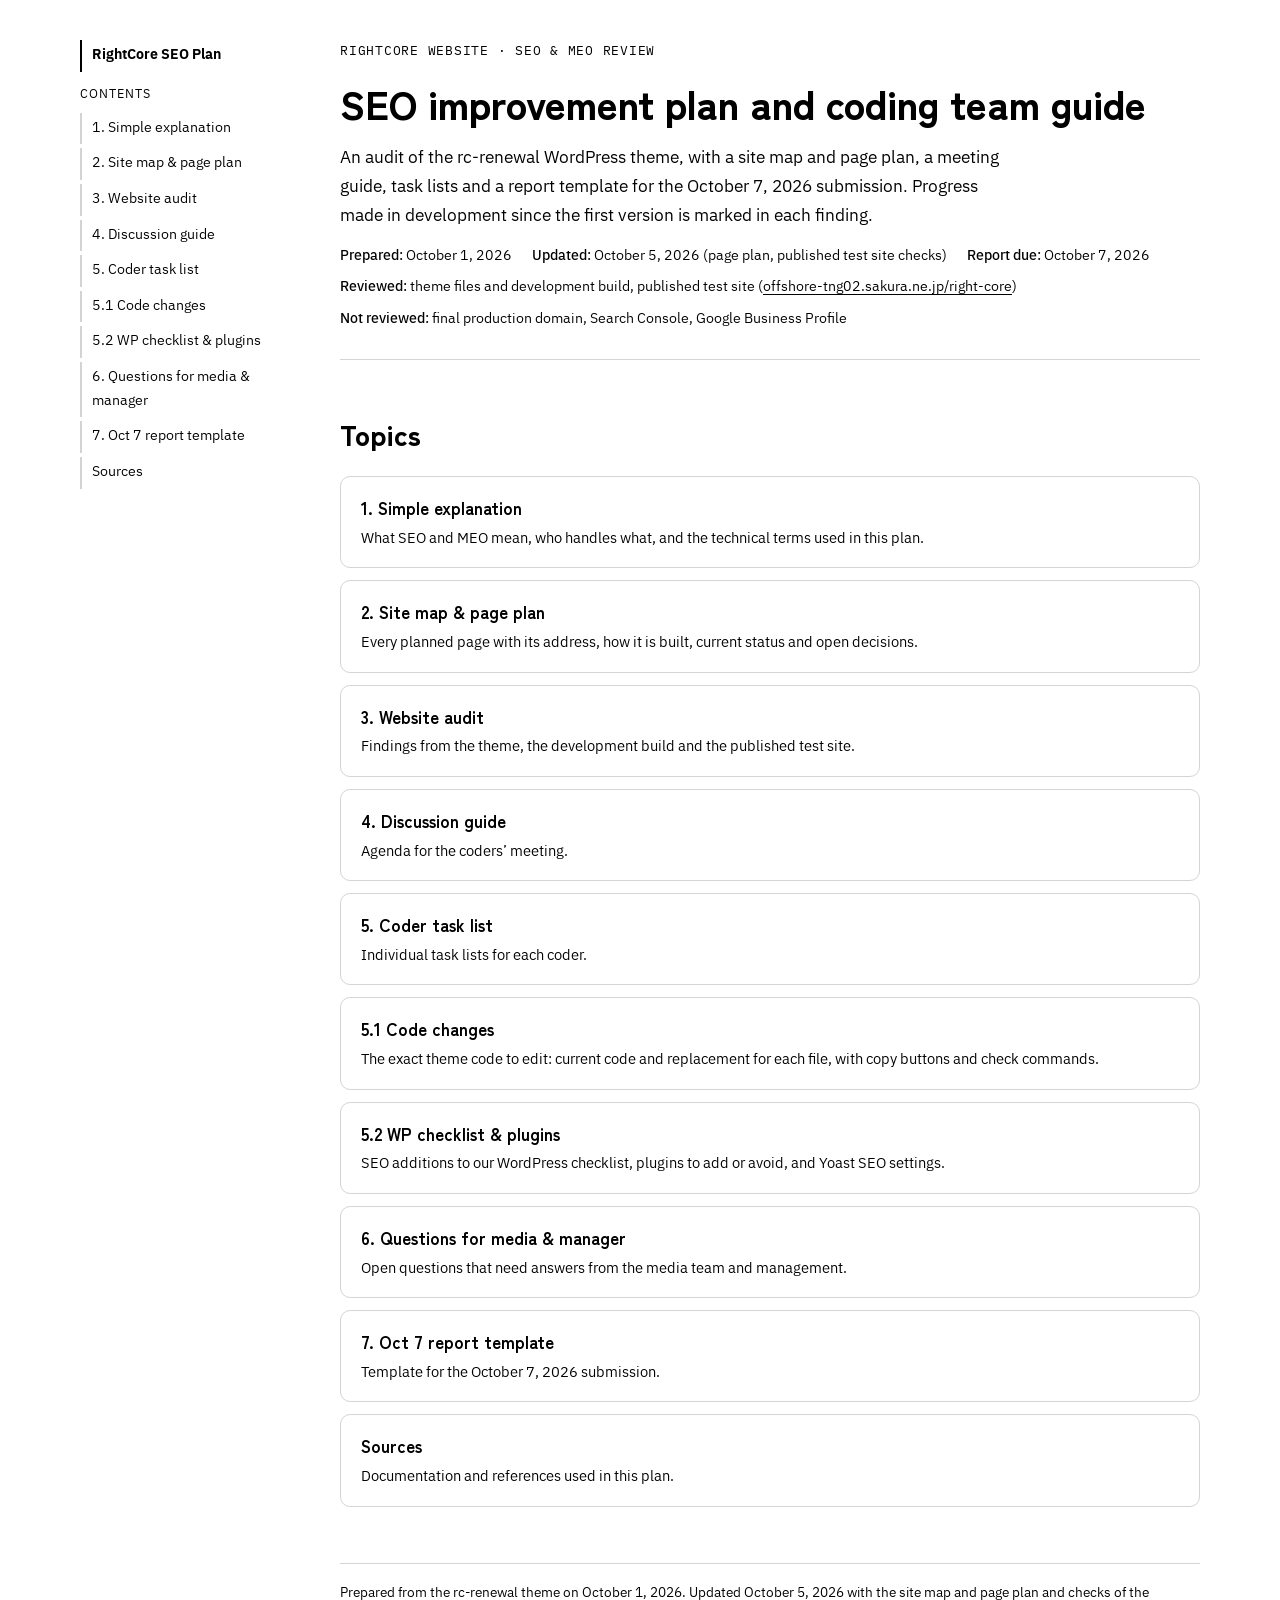
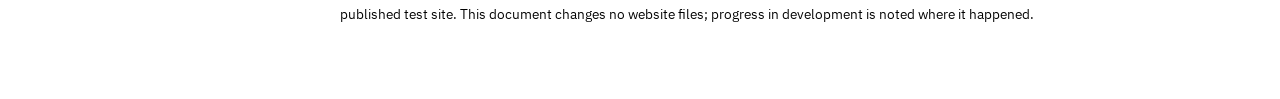
<file: index.html>
<!doctype html>
<html lang="en">

<head>
  <meta charset="utf-8">
  <meta name="viewport" content="width=device-width, initial-scale=1">
  <meta name="color-scheme" content="light">
  <meta name="robots" content="noindex, nofollow">
  <title>RightCore SEO Plan</title>
  <link rel="preconnect" href="https://fonts.googleapis.com">
  <link rel="preconnect" href="https://fonts.gstatic.com" crossorigin>
  <link rel="stylesheet"
    href="https://fonts.googleapis.com/css2?family=IBM+Plex+Mono:wght@400;500&family=IBM+Plex+Sans+JP:wght@400;500;700&family=Zen+Kaku+Gothic+New:wght@700;900&display=swap">
  <link rel="stylesheet" href="styles.css">
</head>

<body>
  <div class="shell">
    <nav class="toc" aria-label="Contents">
      <a class="home" href="index.html" aria-current="page">RightCore SEO Plan</a>
      <p>Contents</p>
      <ol>
        <li><a href="01-simple-explanation.html">1. Simple explanation</a></li>
        <li><a href="02-site-map.html">2. Site map &amp; page plan</a></li>
        <li><a href="03-website-audit.html">3. Website audit</a></li>
        <li><a href="04-discussion-guide.html">4. Discussion guide</a></li>
        <li><a href="05-coder-tasks.html">5. Coder task list</a></li>
        <li><a href="05b-code-changes.html">5.1 Code changes</a></li>
        <li><a href="05c-wp-checklist.html">5.2 WP checklist &amp; plugins</a></li>
        <li><a href="06-questions.html">6. Questions for media &amp; manager</a></li>
        <li><a href="07-report-template.html">7. Oct 7 report template</a></li>
        <li><a href="09-sources.html">Sources</a></li>
      </ol>
    </nav>

    <main>
      <header class="doc">
        <p class="eyebrow">RIGHTCORE WEBSITE · SEO &amp; MEO REVIEW</p>
        <h1>SEO improvement plan and coding team guide</h1>
        <p class="lede">An audit of the rc-renewal WordPress theme, with a site map and page plan, a meeting guide, task
          lists and a report template for the October 7, 2026 submission. Progress made in development since the first
          version is marked in each finding.</p>
        <div class="meta">
          <span><b>Prepared:</b> October 1, 2026</span>
          <span><b>Updated:</b> October 5, 2026 (page plan, published test site checks)</span>
          <span><b>Report due:</b> October 7, 2026</span>
          <span><b>Reviewed:</b> theme files and development build, published test site (<a
              href="https://offshore-tng02.sakura.ne.jp/right-core/">offshore-tng02.sakura.ne.jp/right-core</a>)</span>
          <span><b>Not reviewed:</b> final production domain, Search Console, Google Business Profile</span>
        </div>
      </header>

      <section>
        <h2>Topics</h2>
        <ol class="topics">
          <li><a href="01-simple-explanation.html"><b>1. Simple explanation</b><span>What SEO and MEO mean, who handles
                what, and the technical terms used in this plan.</span></a></li>
          <li><a href="02-site-map.html"><b>2. Site map &amp; page plan</b><span>Every planned page with its address,
                how it is built, current status and open decisions.</span></a></li>
          <li><a href="03-website-audit.html"><b>3. Website audit</b><span>Findings from the theme, the development
                build and the published test site.</span></a></li>
          <li><a href="04-discussion-guide.html"><b>4. Discussion guide</b><span>Agenda for the coders’
                meeting.</span></a></li>
          <li><a href="05-coder-tasks.html"><b>5. Coder task list</b><span>Individual task lists for each
                coder.</span></a></li>
          <li><a href="05b-code-changes.html"><b>5.1 Code changes</b><span>The exact theme code to edit: current code
                and replacement for each file, with copy buttons and check commands.</span></a></li>
          <li><a href="05c-wp-checklist.html"><b>5.2 WP checklist &amp; plugins</b><span>SEO additions to our WordPress
                checklist, plugins to add or avoid, and Yoast SEO settings.</span></a></li>
          <li><a href="06-questions.html"><b>6. Questions for media &amp; manager</b><span>Open questions that need
                answers from the media team and management.</span></a></li>
          <li><a href="07-report-template.html"><b>7. Oct 7 report template</b><span>Template for the October 7, 2026
                submission.</span></a></li>
          <li><a href="09-sources.html"><b>Sources</b><span>Documentation and references used in this plan.</span></a>
          </li>
        </ol>
      </section>

      <footer class="doc">Prepared from the rc-renewal theme on October 1, 2026. Updated October 5, 2026 with the site
        map and page plan and checks of the published test site. This document changes no website files; progress in
        development is noted where it happened.</footer>
    </main>
  </div>

</body>

</html>
</file>
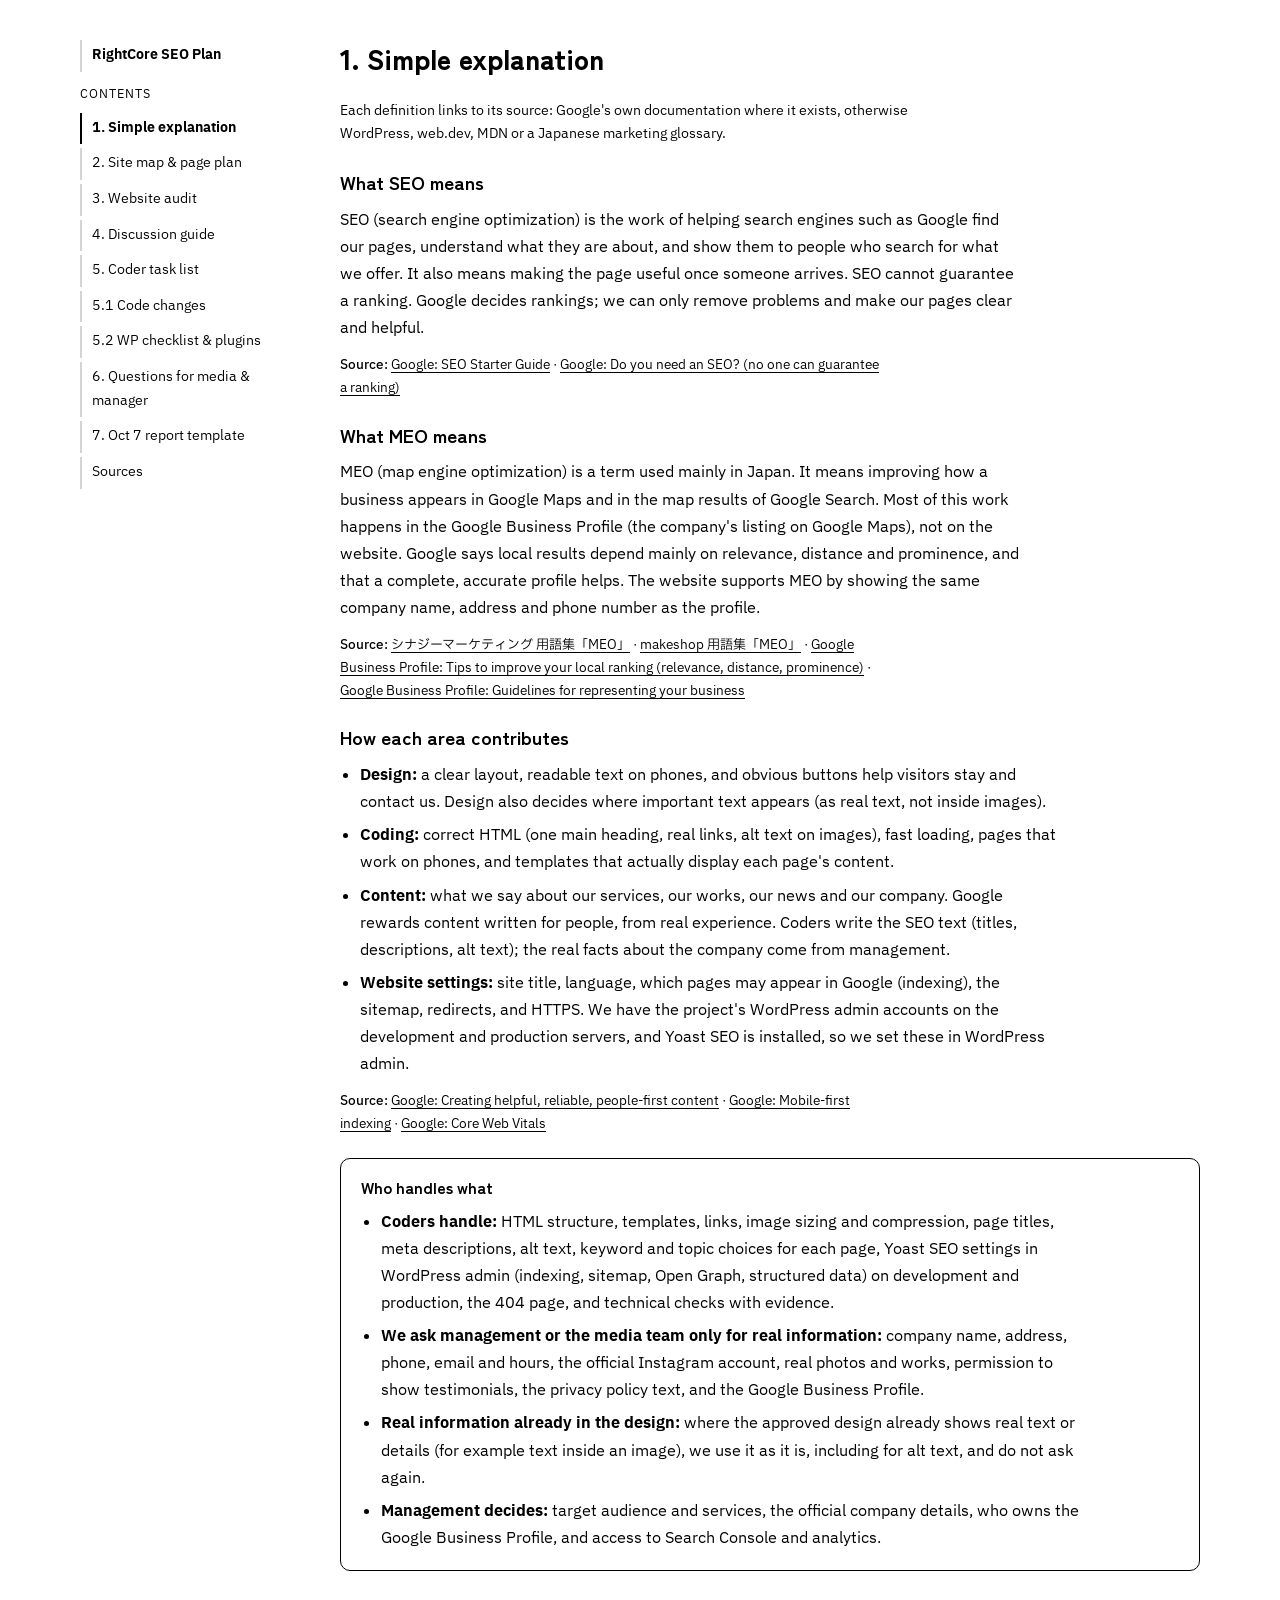
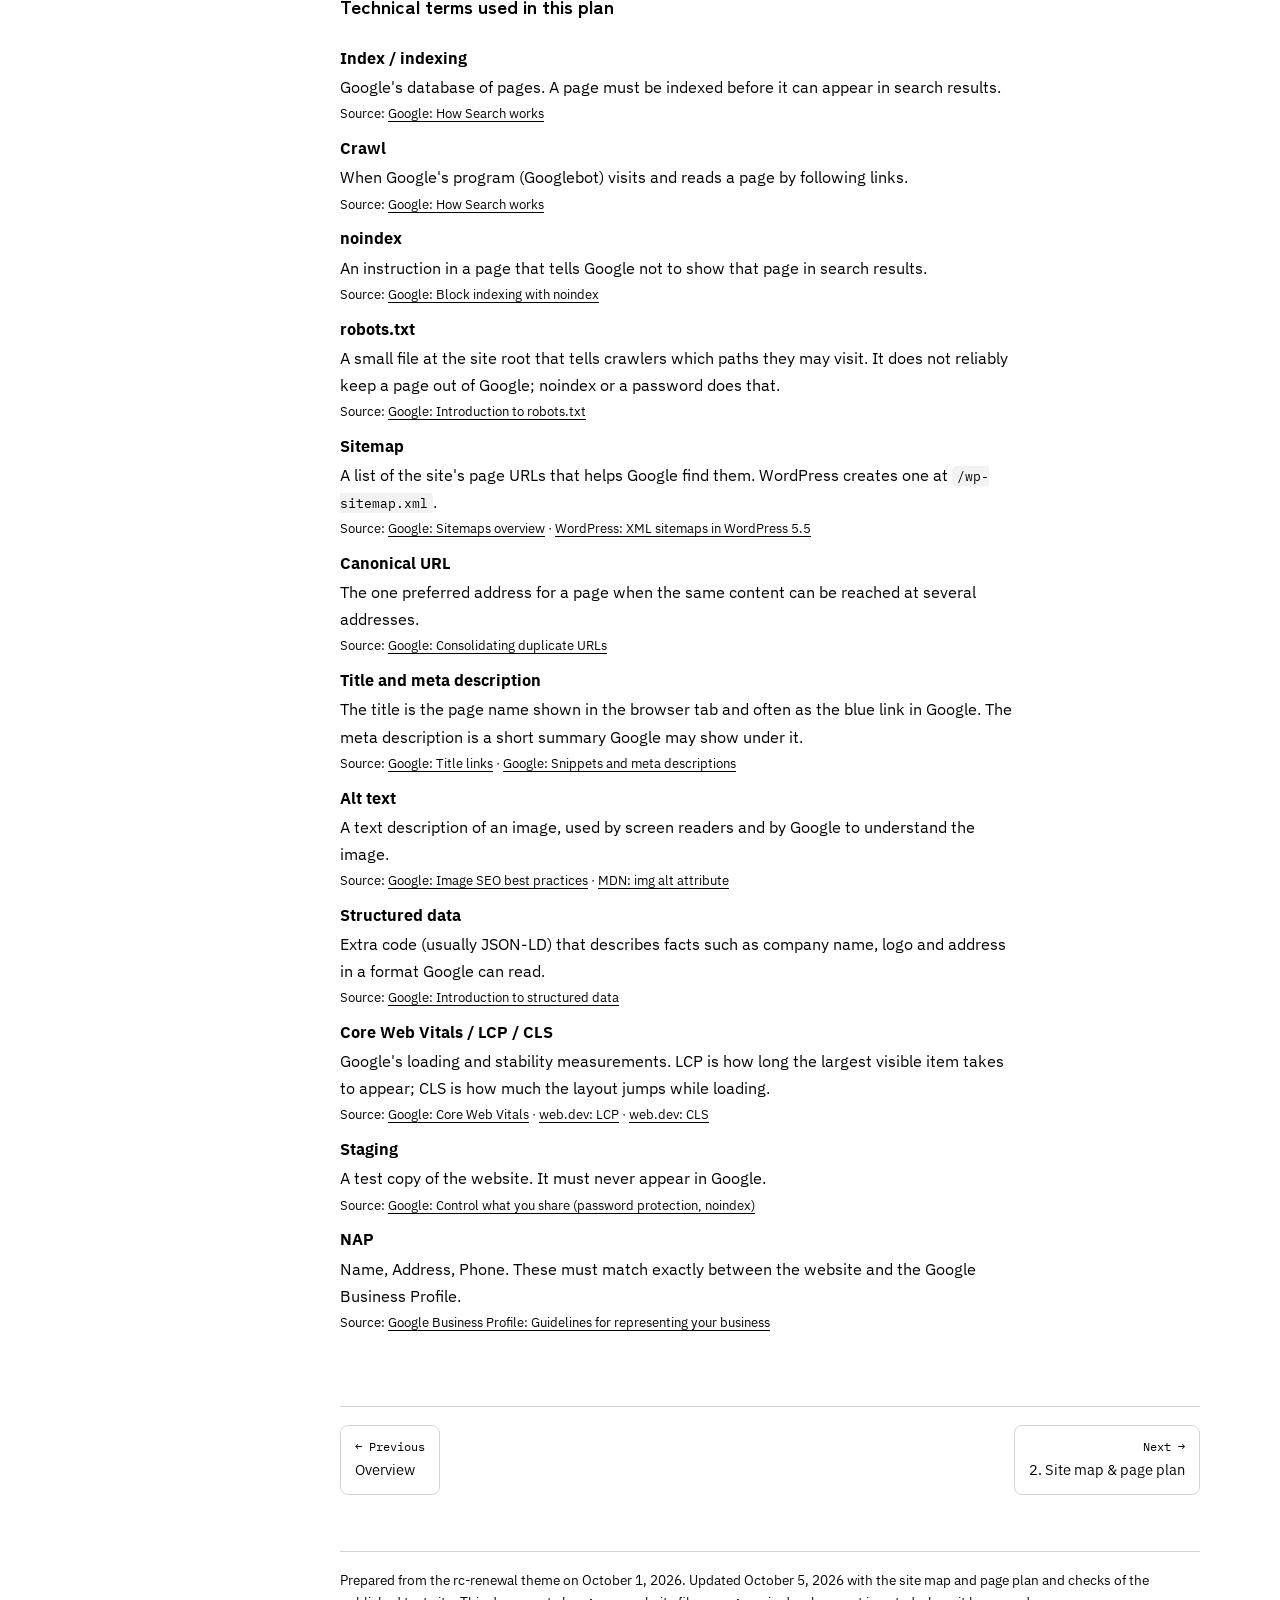
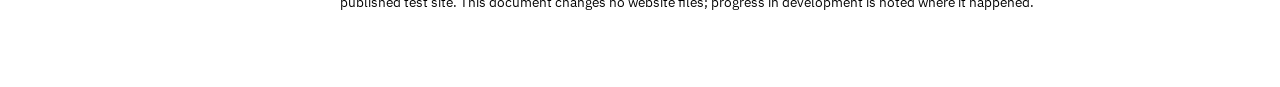
<file: 01-simple-explanation.html>
<!doctype html>
<html lang="en">

<head>
  <meta charset="utf-8">
  <meta name="viewport" content="width=device-width, initial-scale=1">
  <meta name="color-scheme" content="light">
  <meta name="robots" content="noindex, nofollow">
  <title>Simple explanation · RightCore SEO Plan</title>
  <link rel="preconnect" href="https://fonts.googleapis.com">
  <link rel="preconnect" href="https://fonts.gstatic.com" crossorigin>
  <link rel="stylesheet"
    href="https://fonts.googleapis.com/css2?family=IBM+Plex+Mono:wght@400;500&family=IBM+Plex+Sans+JP:wght@400;500;700&family=Zen+Kaku+Gothic+New:wght@700;900&display=swap">
  <link rel="stylesheet" href="styles.css">
</head>

<body>
  <div class="shell">
    <nav class="toc" aria-label="Contents">
      <a class="home" href="index.html">RightCore SEO Plan</a>
      <p>Contents</p>
      <ol>
        <li><a href="01-simple-explanation.html" aria-current="page">1. Simple explanation</a></li>
        <li><a href="02-site-map.html">2. Site map &amp; page plan</a></li>
        <li><a href="03-website-audit.html">3. Website audit</a></li>
        <li><a href="04-discussion-guide.html">4. Discussion guide</a></li>
        <li><a href="05-coder-tasks.html">5. Coder task list</a></li>
        <li><a href="05b-code-changes.html">5.1 Code changes</a></li>
        <li><a href="05c-wp-checklist.html">5.2 WP checklist &amp; plugins</a></li>
        <li><a href="06-questions.html">6. Questions for media &amp; manager</a></li>
        <li><a href="07-report-template.html">7. Oct 7 report template</a></li>
        <li><a href="09-sources.html">Sources</a></li>
      </ol>
    </nav>

    <main>
      <section id="explain">
        <h2>1. Simple explanation</h2>
        <p class="small">Each definition links to its source: Google's own documentation where it exists, otherwise
          WordPress, web.dev, MDN or a Japanese marketing glossary.</p>

        <div class="block">
          <h3>What SEO means</h3>
          <p>SEO (search engine optimization) is the work of helping search engines such as Google find our pages,
            understand what they are about, and show them to people who search for what we offer. It also means making
            the page useful once someone arrives. SEO cannot guarantee a ranking. Google decides rankings; we can only
            remove problems and make our pages clear and helpful.</p>
          <p class="ref"><span>Source:</span> <a
              href="https://developers.google.com/search/docs/fundamentals/seo-starter-guide">Google: SEO Starter
              Guide</a> · <a href="https://developers.google.com/search/docs/fundamentals/do-i-need-seo">Google: Do you
              need an SEO? (no one can guarantee a ranking)</a></p>
        </div>

        <div class="block">
          <h3>What MEO means</h3>
          <p>MEO (map engine optimization) is a term used mainly in Japan. It means improving how a business appears in
            Google Maps and in the map results of Google Search. Most of this work happens in the Google Business
            Profile (the company's listing on Google Maps), not on the website. Google says local results depend mainly
            on relevance, distance and prominence, and that a complete, accurate profile helps. The website supports MEO
            by showing the same company name, address and phone number as the profile.</p>
          <p class="ref"><span>Source:</span> <a href="https://www.synergy-marketing.co.jp/glossary/meo/">シナジーマーケティング
              用語集「MEO」</a> · <a href="https://www.makeshop.jp/main/knowhow/term/meo.html">makeshop 用語集「MEO」</a> · <a
              href="https://support.google.com/business/answer/7091">Google Business Profile: Tips to improve your local
              ranking (relevance, distance, prominence)</a> · <a
              href="https://support.google.com/business/answer/3038177">Google Business Profile: Guidelines for
              representing your business</a></p>
        </div>

        <div class="block">
          <h3>How each area contributes</h3>
          <ul>
            <li><strong>Design:</strong> a clear layout, readable text on phones, and obvious buttons help visitors stay
              and contact us. Design also decides where important text appears (as real text, not inside images).</li>
            <li><strong>Coding:</strong> correct HTML (one main heading, real links, alt text on images), fast loading,
              pages that work on phones, and templates that actually display each page's content.</li>
            <li><strong>Content:</strong> what we say about our services, our works, our news and our company. Google
              rewards content written for people, from real experience. Coders write the SEO text (titles, descriptions, alt
              text); the real facts about the company come from management.
            </li>
            <li><strong>Website settings:</strong> site title, language, which pages may appear in Google (indexing),
              the sitemap, redirects, and HTTPS. We have the project's WordPress admin accounts on the development and
              production servers, and Yoast SEO is installed, so we set these in WordPress admin.</li>
          </ul>
          <p class="ref"><span>Source:</span> <a
              href="https://developers.google.com/search/docs/fundamentals/creating-helpful-content">Google: Creating
              helpful, reliable, people-first content</a> · <a
              href="https://developers.google.com/search/docs/crawling-indexing/mobile/mobile-sites-mobile-first-indexing">Google:
              Mobile-first indexing</a> · <a
              href="https://developers.google.com/search/docs/appearance/core-web-vitals">Google: Core Web Vitals</a>
          </p>
        </div>

        <div class="note key">
          <h4>Who handles what</h4>
          <ul>
            <li><strong>Coders handle:</strong> HTML structure, templates, links, image sizing and compression, page
              titles, meta descriptions, alt text, keyword and topic choices for each page, Yoast SEO settings in
              WordPress admin (indexing, sitemap, Open Graph, structured data) on development and production, the 404
              page, and technical checks with evidence.</li>
            <li><strong>We ask management or the media team only for real information:</strong> company name,
              address, phone, email and hours, the official Instagram account, real photos and works, permission to
              show testimonials, the privacy policy text, and the Google Business Profile.</li>
            <li><strong>Real information already in the design:</strong> where the approved design already shows real
              text or details (for example text inside an image), we use it as it is, including for alt text, and do
              not ask again.</li>
            <li><strong>Management decides:</strong> target audience and services, the official company details, who
              owns the Google Business Profile, and access to Search Console and analytics.</li>
          </ul>
        </div>

        <div class="block">
          <h3>Technical terms used in this plan</h3>
          <dl class="terms">
            <div>
              <dt>Index / indexing</dt>
              <dd>Google's database of pages. A page must be indexed before it can appear in search results. <span
                  class="ref-inline">Source: <a
                    href="https://developers.google.com/search/docs/fundamentals/how-search-works">Google: How Search
                    works</a></span></dd>
            </div>
            <div>
              <dt>Crawl</dt>
              <dd>When Google's program (Googlebot) visits and reads a page by following links. <span
                  class="ref-inline">Source: <a
                    href="https://developers.google.com/search/docs/fundamentals/how-search-works">Google: How Search
                    works</a></span></dd>
            </div>
            <div>
              <dt>noindex</dt>
              <dd>An instruction in a page that tells Google not to show that page in search results. <span
                  class="ref-inline">Source: <a
                    href="https://developers.google.com/search/docs/crawling-indexing/block-indexing">Google: Block
                    indexing with noindex</a></span></dd>
            </div>
            <div>
              <dt>robots.txt</dt>
              <dd>A small file at the site root that tells crawlers which paths they may visit. It does not reliably
                keep a page out of Google; noindex or a password does that. <span class="ref-inline">Source: <a
                    href="https://developers.google.com/search/docs/crawling-indexing/robots/intro">Google: Introduction
                    to robots.txt</a></span></dd>
            </div>
            <div>
              <dt>Sitemap</dt>
              <dd>A list of the site's page URLs that helps Google find them. WordPress creates one at
                <code>/wp-sitemap.xml</code>. <span class="ref-inline">Source: <a
                    href="https://developers.google.com/search/docs/crawling-indexing/sitemaps/overview">Google:
                    Sitemaps overview</a> · <a
                    href="https://make.wordpress.org/core/2020/07/22/new-xml-sitemaps-functionality-in-wordpress-5-5/">WordPress:
                    XML sitemaps in WordPress 5.5</a></span></dd>
            </div>
            <div>
              <dt>Canonical URL</dt>
              <dd>The one preferred address for a page when the same content can be reached at several addresses. <span
                  class="ref-inline">Source: <a
                    href="https://developers.google.com/search/docs/crawling-indexing/consolidate-duplicate-urls">Google:
                    Consolidating duplicate URLs</a></span></dd>
            </div>
            <div>
              <dt>Title and meta description</dt>
              <dd>The title is the page name shown in the browser tab and often as the blue link in Google. The meta
                description is a short summary Google may show under it. <span class="ref-inline">Source: <a
                    href="https://developers.google.com/search/docs/appearance/title-link">Google: Title links</a> · <a
                    href="https://developers.google.com/search/docs/appearance/snippet">Google: Snippets and meta
                    descriptions</a></span></dd>
            </div>
            <div>
              <dt>Alt text</dt>
              <dd>A text description of an image, used by screen readers and by Google to understand the image. <span
                  class="ref-inline">Source: <a
                    href="https://developers.google.com/search/docs/appearance/google-images">Google: Image SEO best
                    practices</a> · <a href="https://developer.mozilla.org/en-US/docs/Web/HTML/Element/img#alt">MDN: img
                    alt attribute</a></span></dd>
            </div>
            <div>
              <dt>Structured data</dt>
              <dd>Extra code (usually JSON-LD) that describes facts such as company name, logo and address in a format
                Google can read. <span class="ref-inline">Source: <a
                    href="https://developers.google.com/search/docs/appearance/structured-data/intro-structured-data">Google:
                    Introduction to structured data</a></span></dd>
            </div>
            <div>
              <dt>Core Web Vitals / LCP / CLS</dt>
              <dd>Google's loading and stability measurements. LCP is how long the largest visible item takes to appear;
                CLS is how much the layout jumps while loading. <span class="ref-inline">Source: <a
                    href="https://developers.google.com/search/docs/appearance/core-web-vitals">Google: Core Web
                    Vitals</a> · <a href="https://web.dev/articles/lcp">web.dev: LCP</a> · <a
                    href="https://web.dev/articles/cls">web.dev: CLS</a></span></dd>
            </div>
            <div>
              <dt>Staging</dt>
              <dd>A test copy of the website. It must never appear in Google. <span class="ref-inline">Source: <a
                    href="https://developers.google.com/search/docs/crawling-indexing/control-what-you-share">Google:
                    Control what you share (password protection, noindex)</a></span></dd>
            </div>
            <div>
              <dt>NAP</dt>
              <dd>Name, Address, Phone. These must match exactly between the website and the Google Business Profile.
                <span class="ref-inline">Source: <a href="https://support.google.com/business/answer/3038177">Google
                    Business Profile: Guidelines for representing your business</a></span></dd>
            </div>
          </dl>
        </div>
      </section>

      <nav class="pager" aria-label="Previous and next">
        <a class="prev" href="index.html"><span class="dir">← Previous</span>Overview</a>
        <a class="next" href="02-site-map.html"><span class="dir">Next →</span>2. Site map &amp; page plan</a>
      </nav>

      <footer class="doc">Prepared from the rc-renewal theme on October 1, 2026. Updated October 5, 2026 with the site
        map and page plan and checks of the published test site. This document changes no website files; progress in
        development is noted where it happened.</footer>
    </main>
  </div>

</body>

</html>
</file>
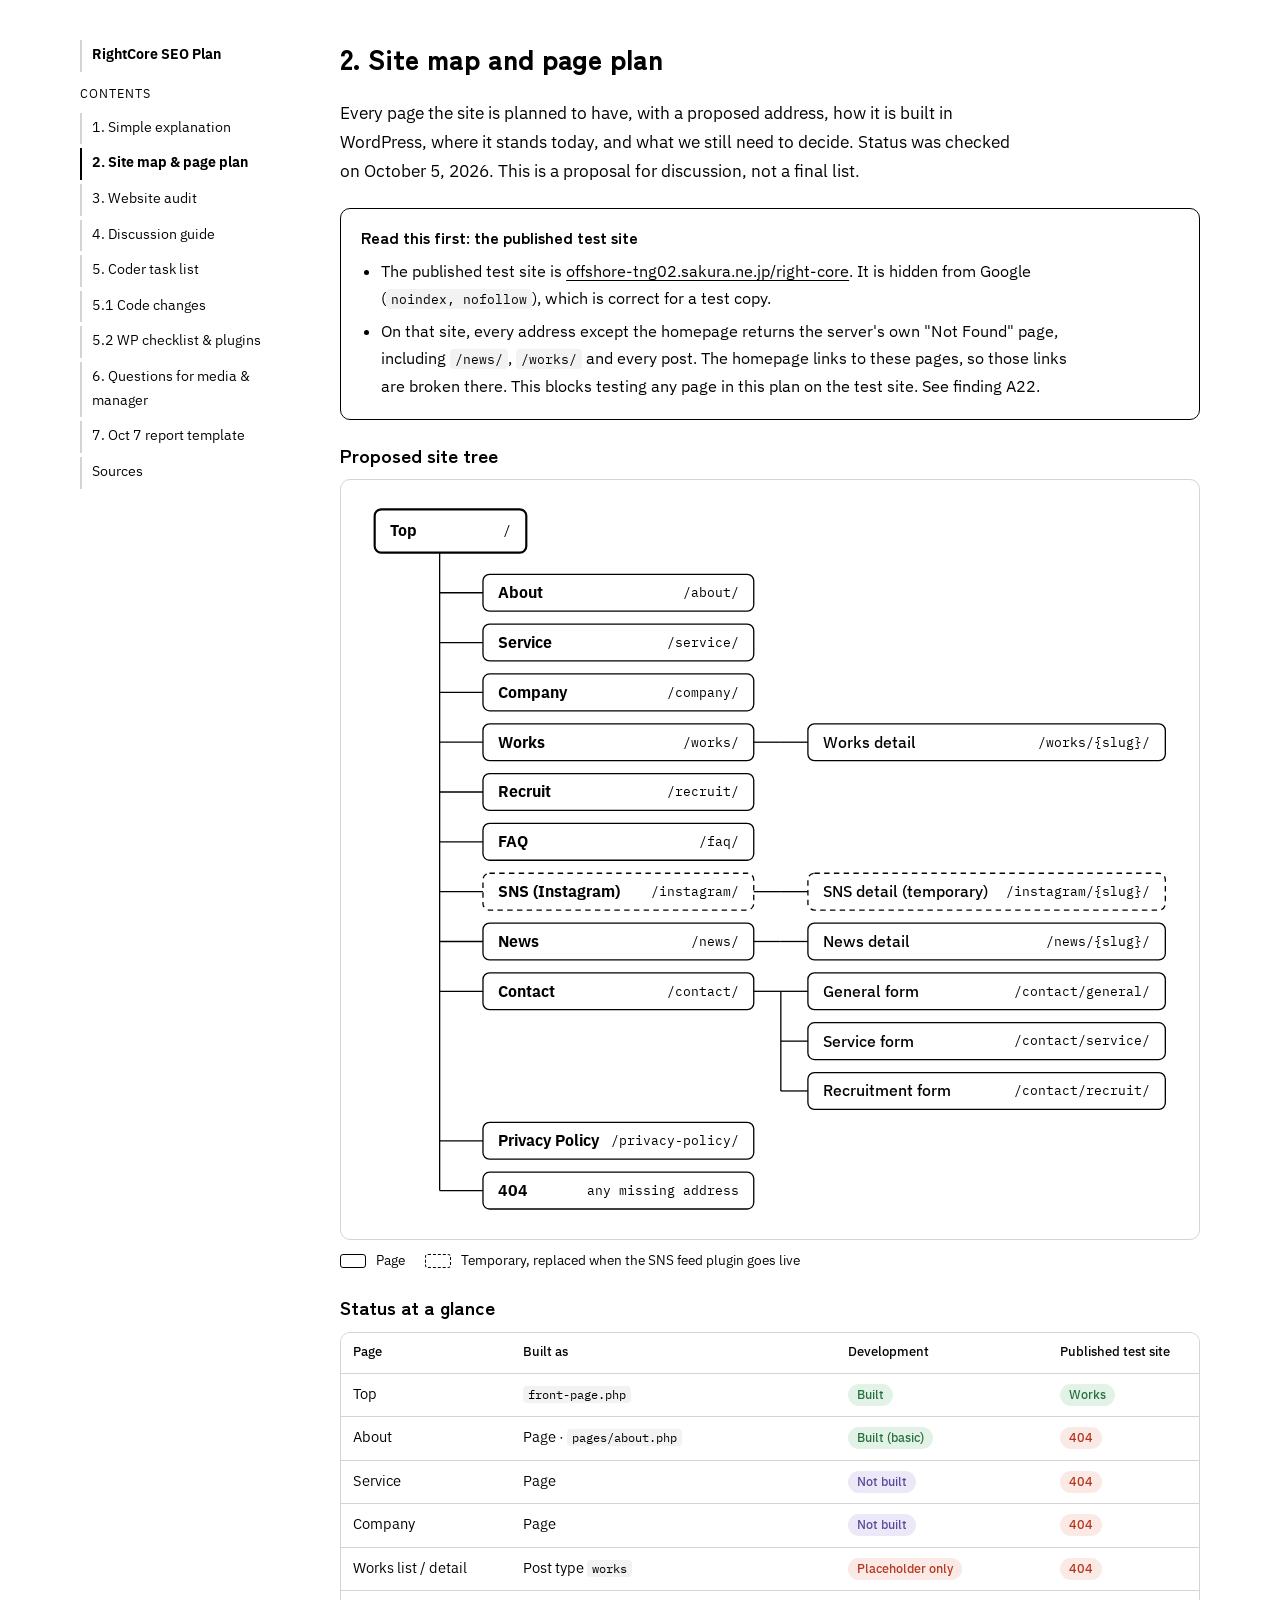
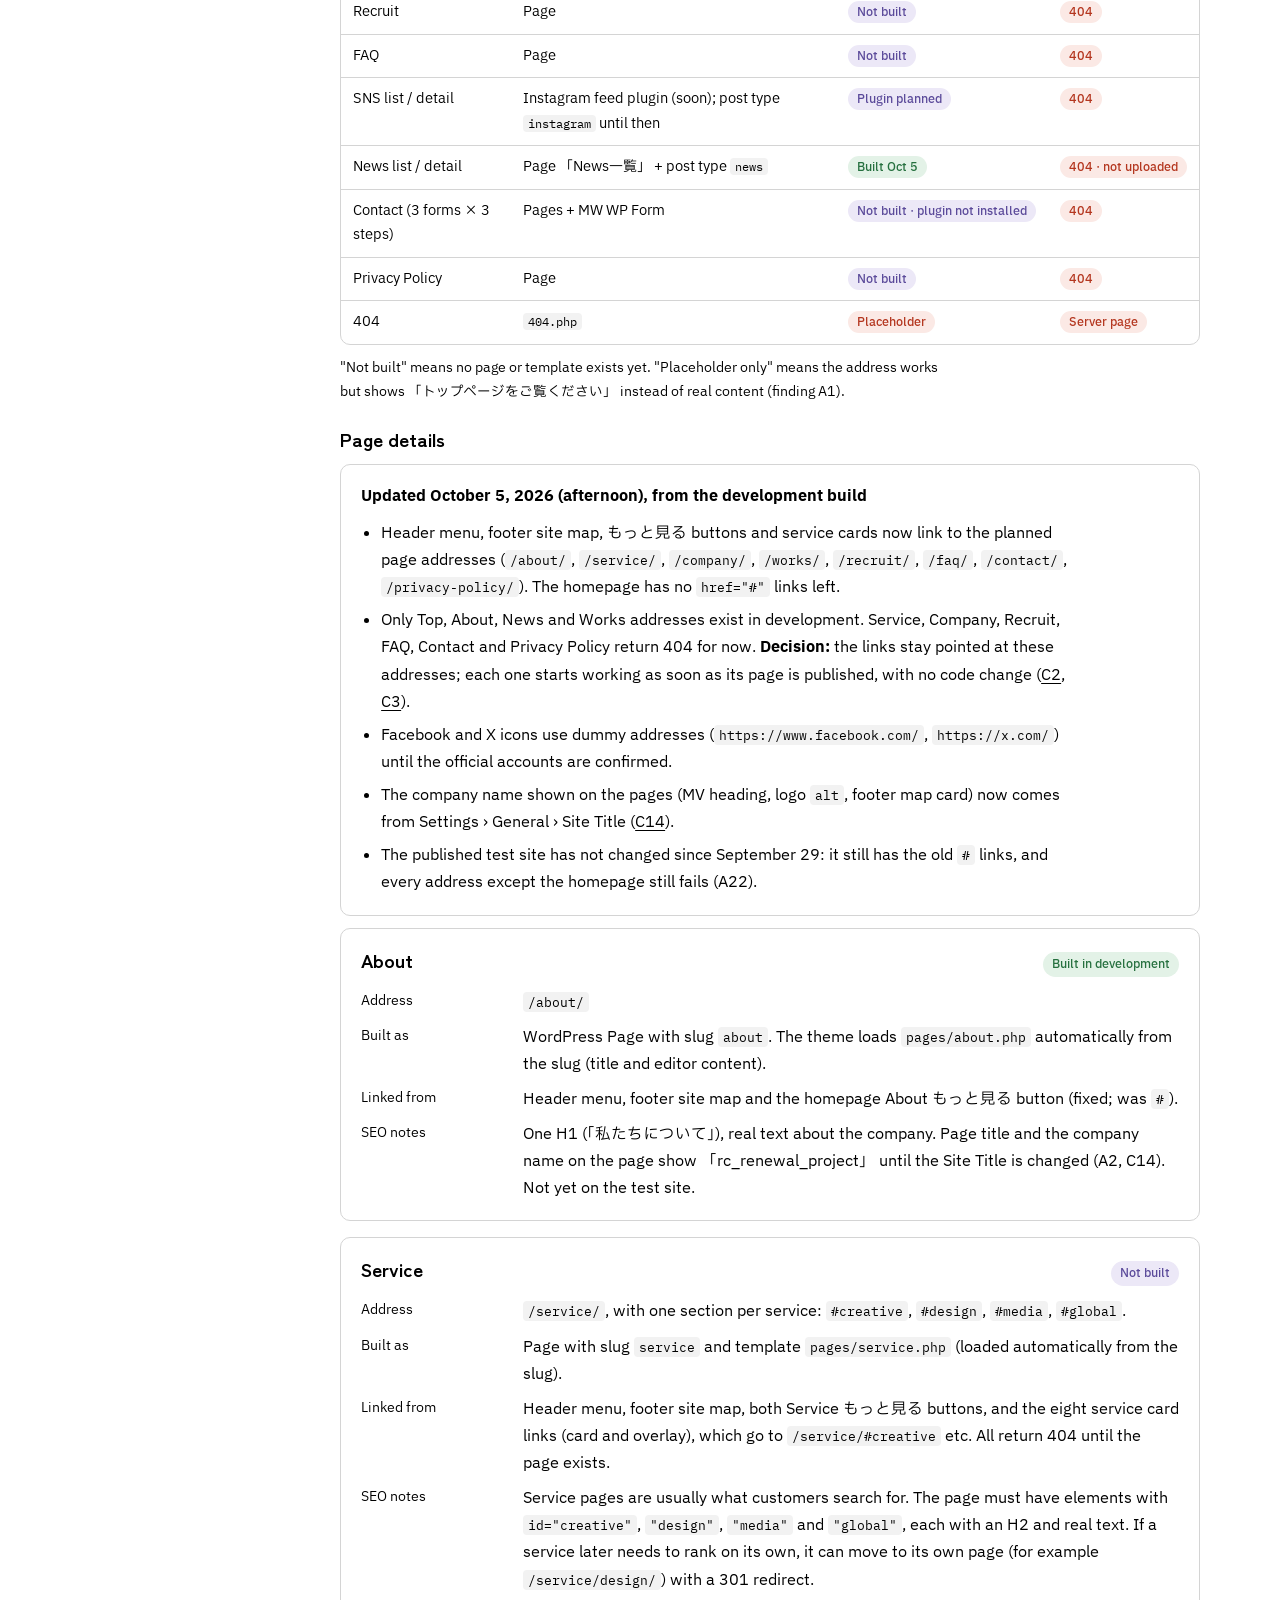
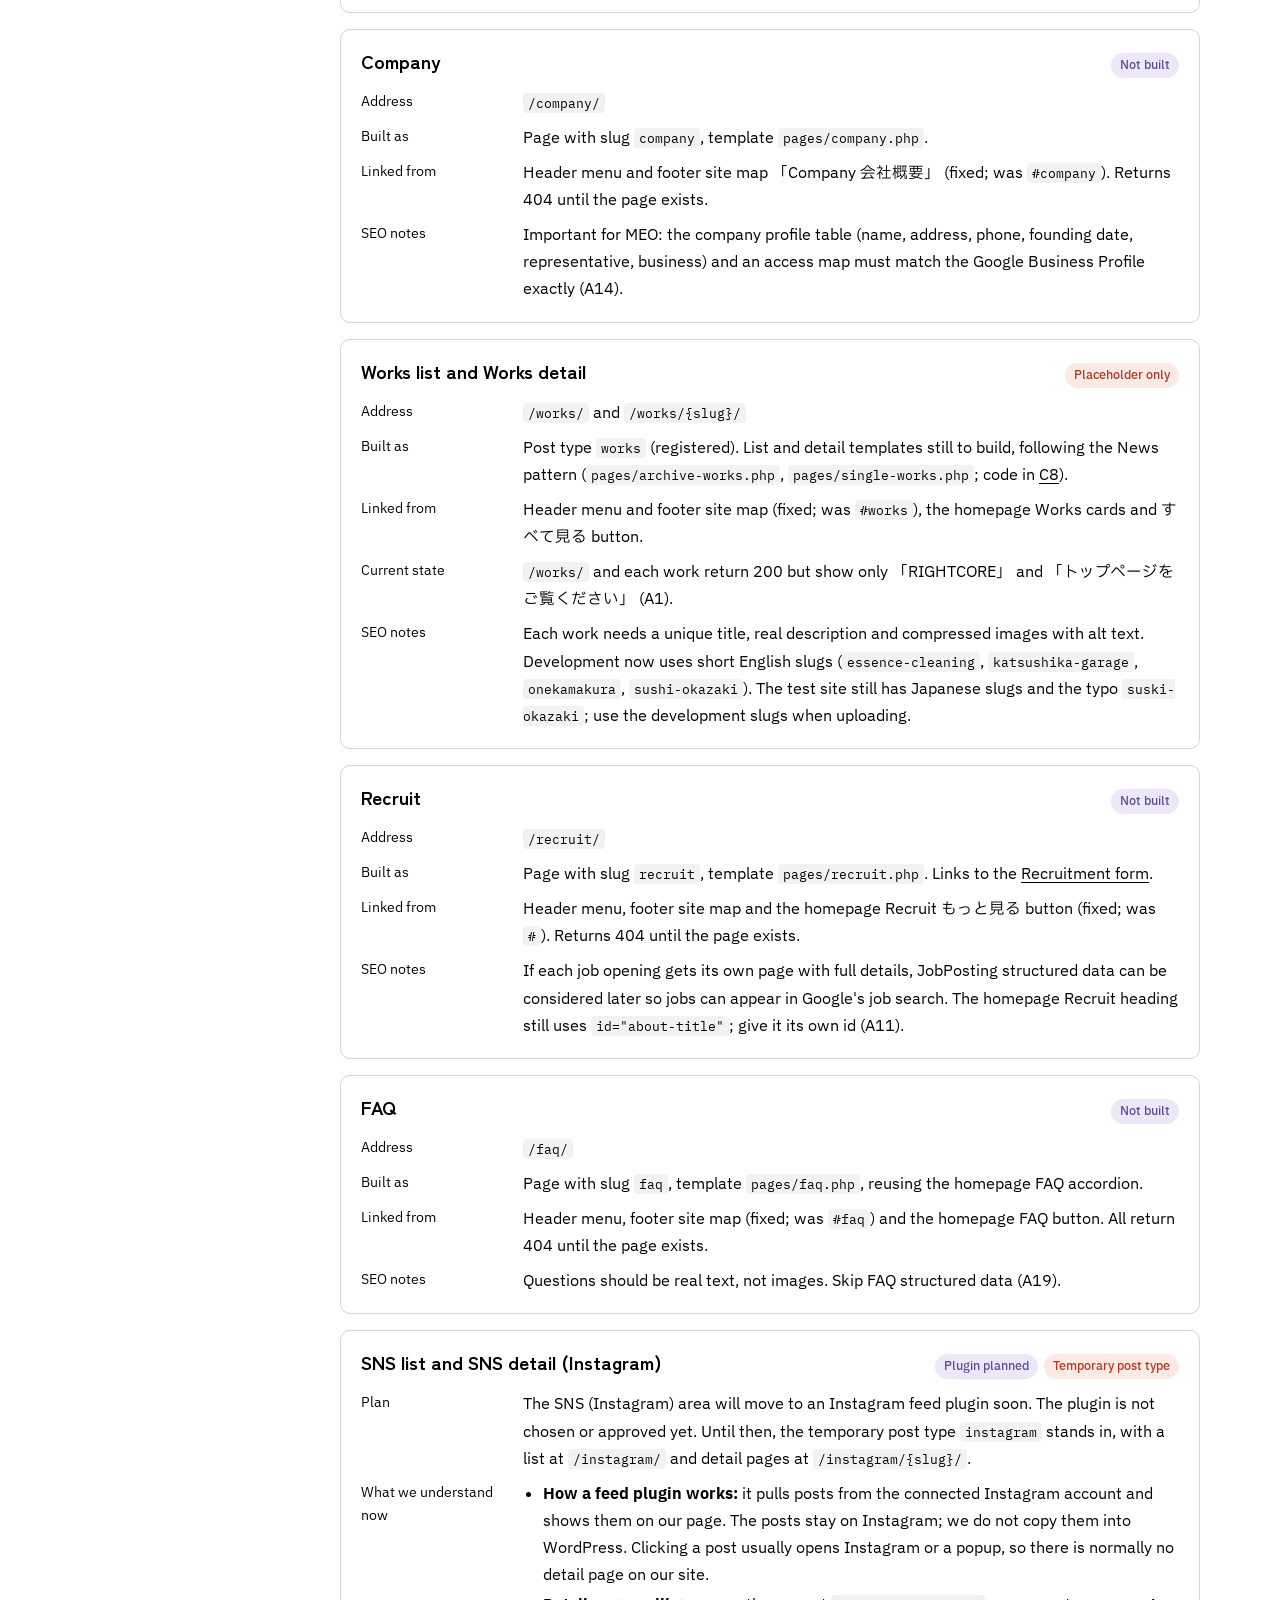
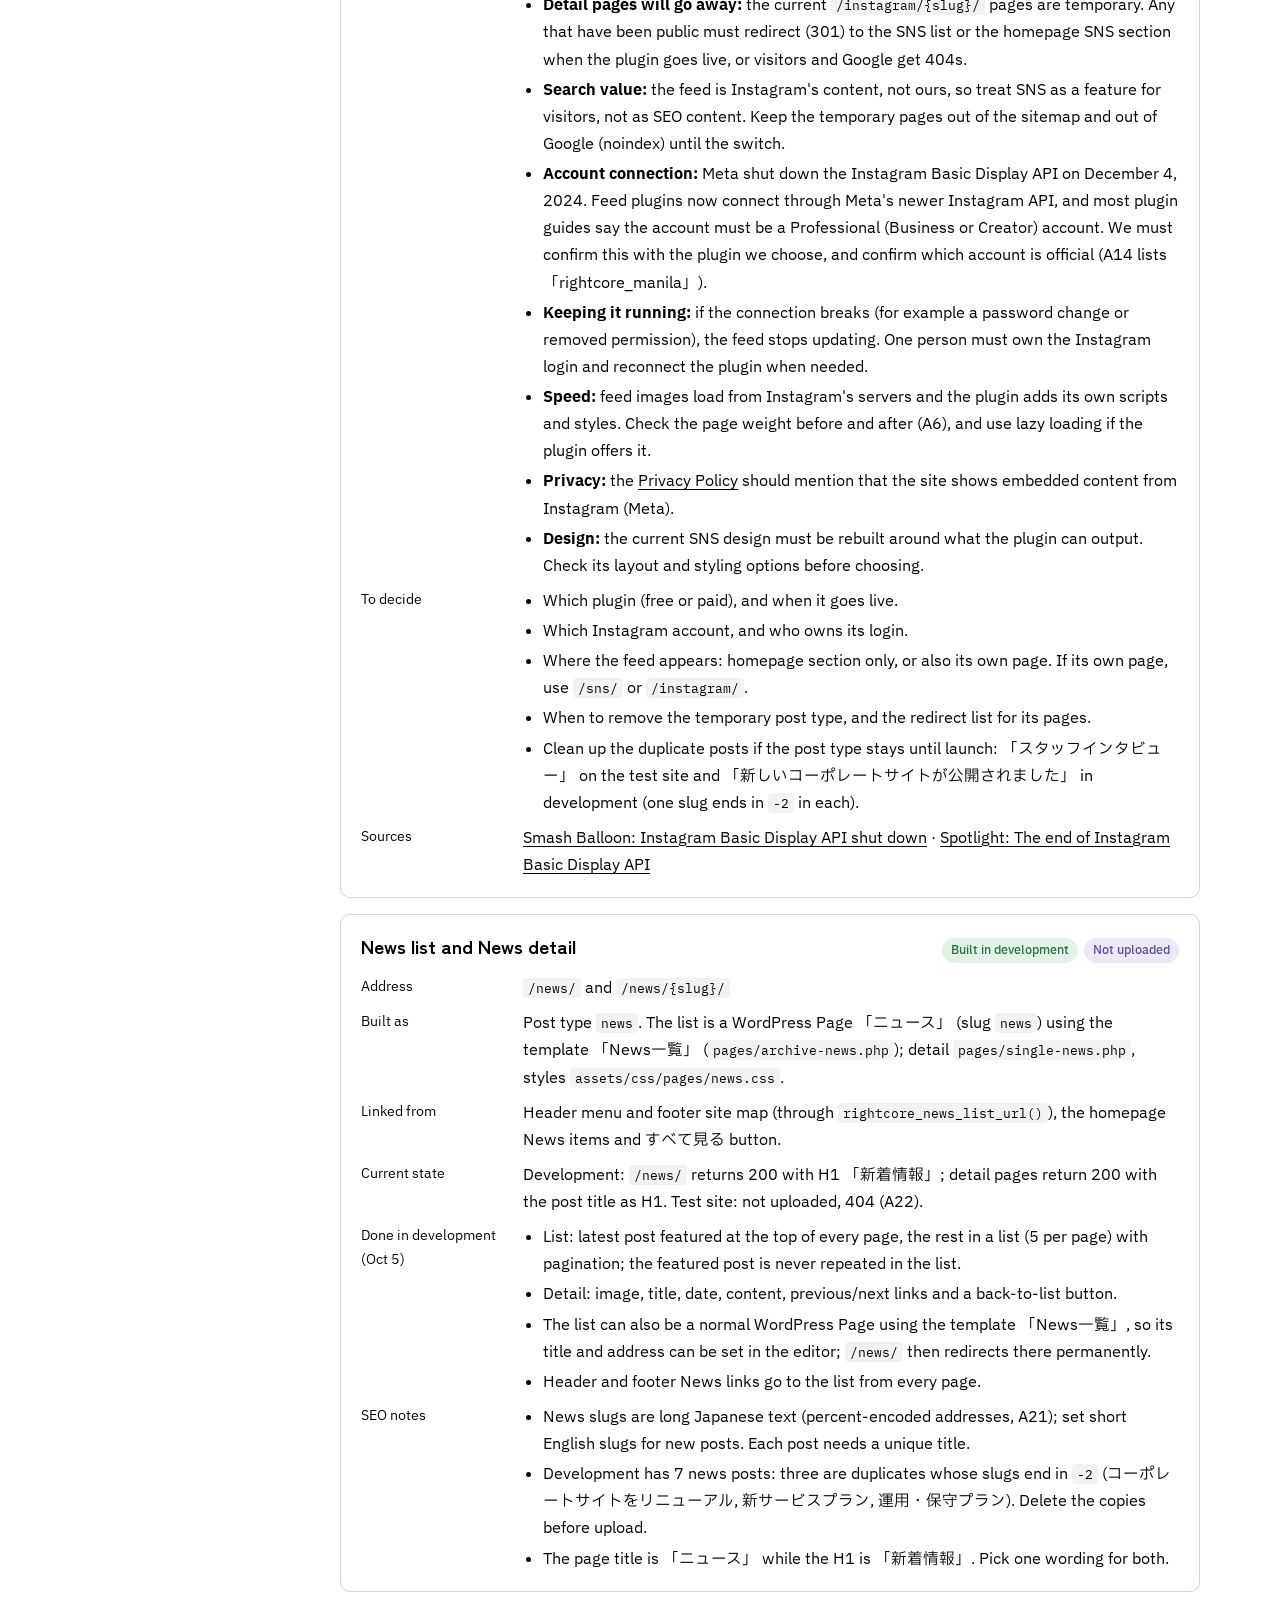
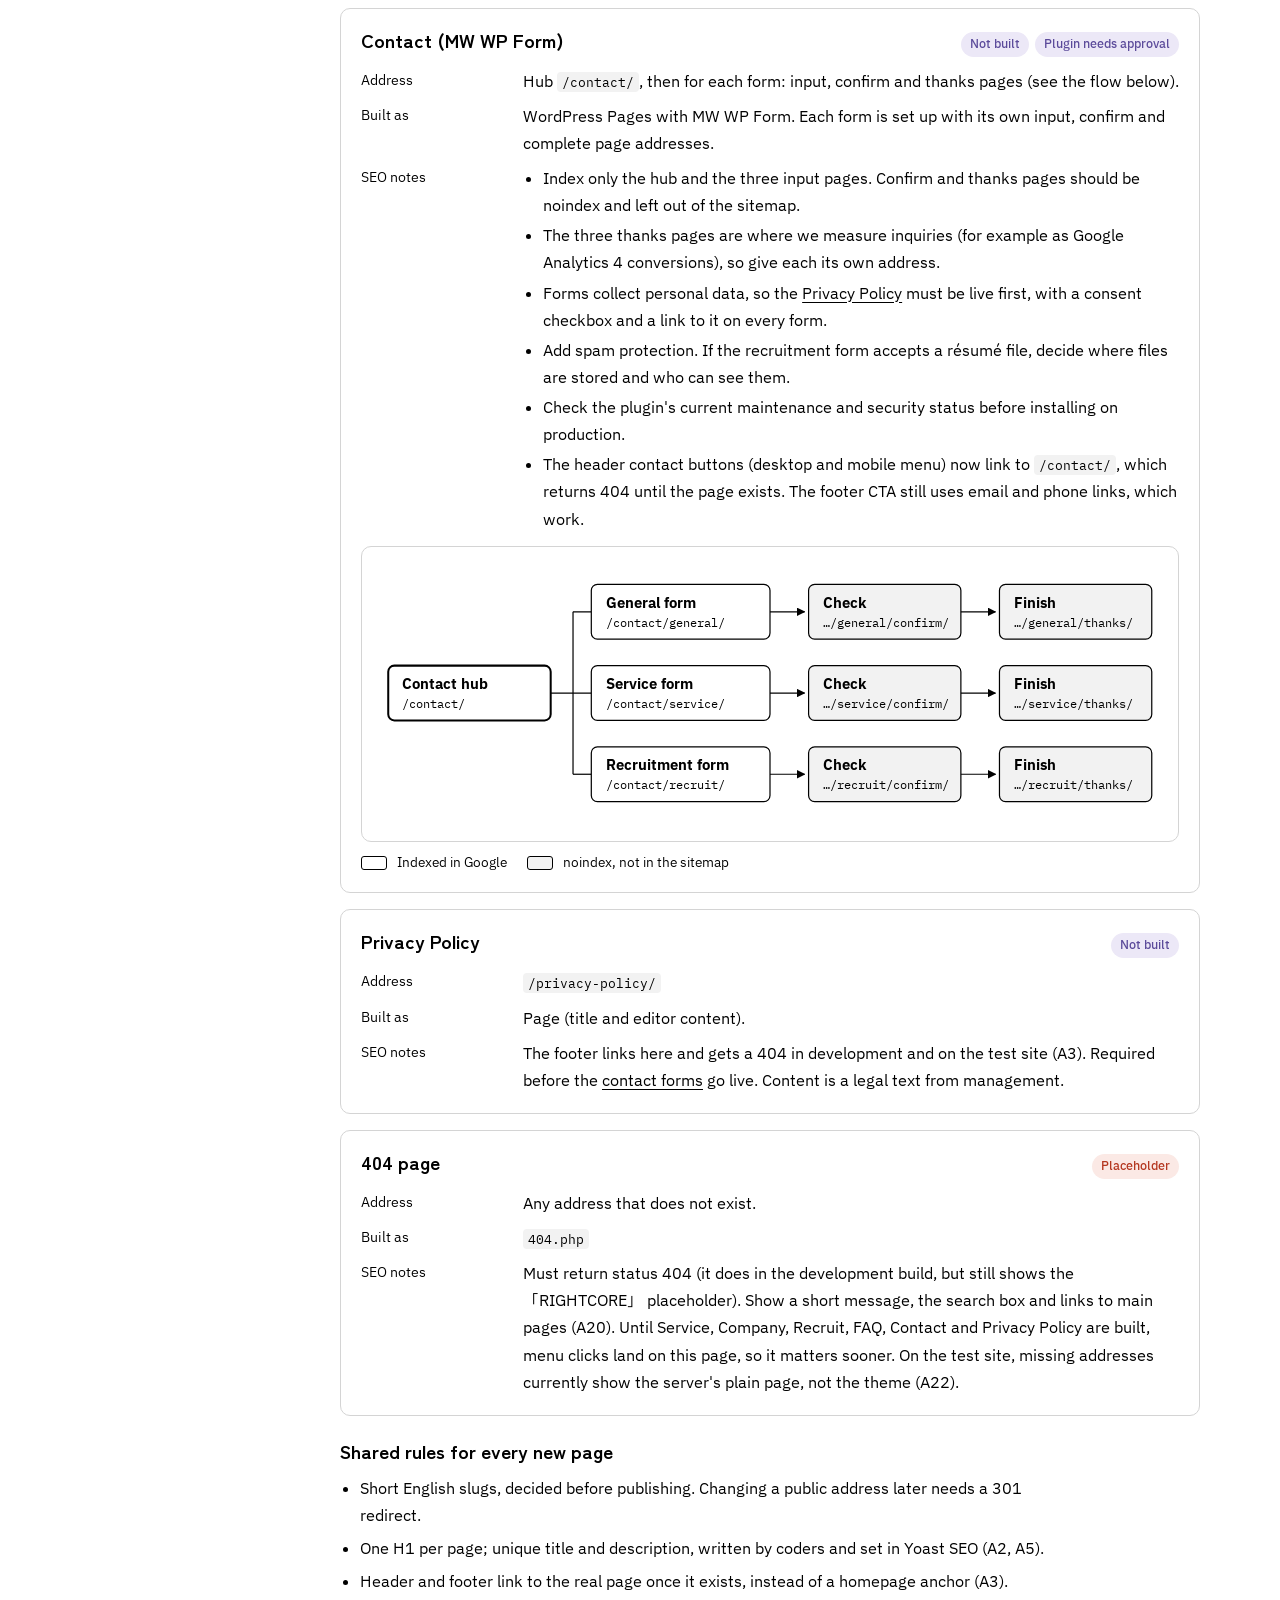
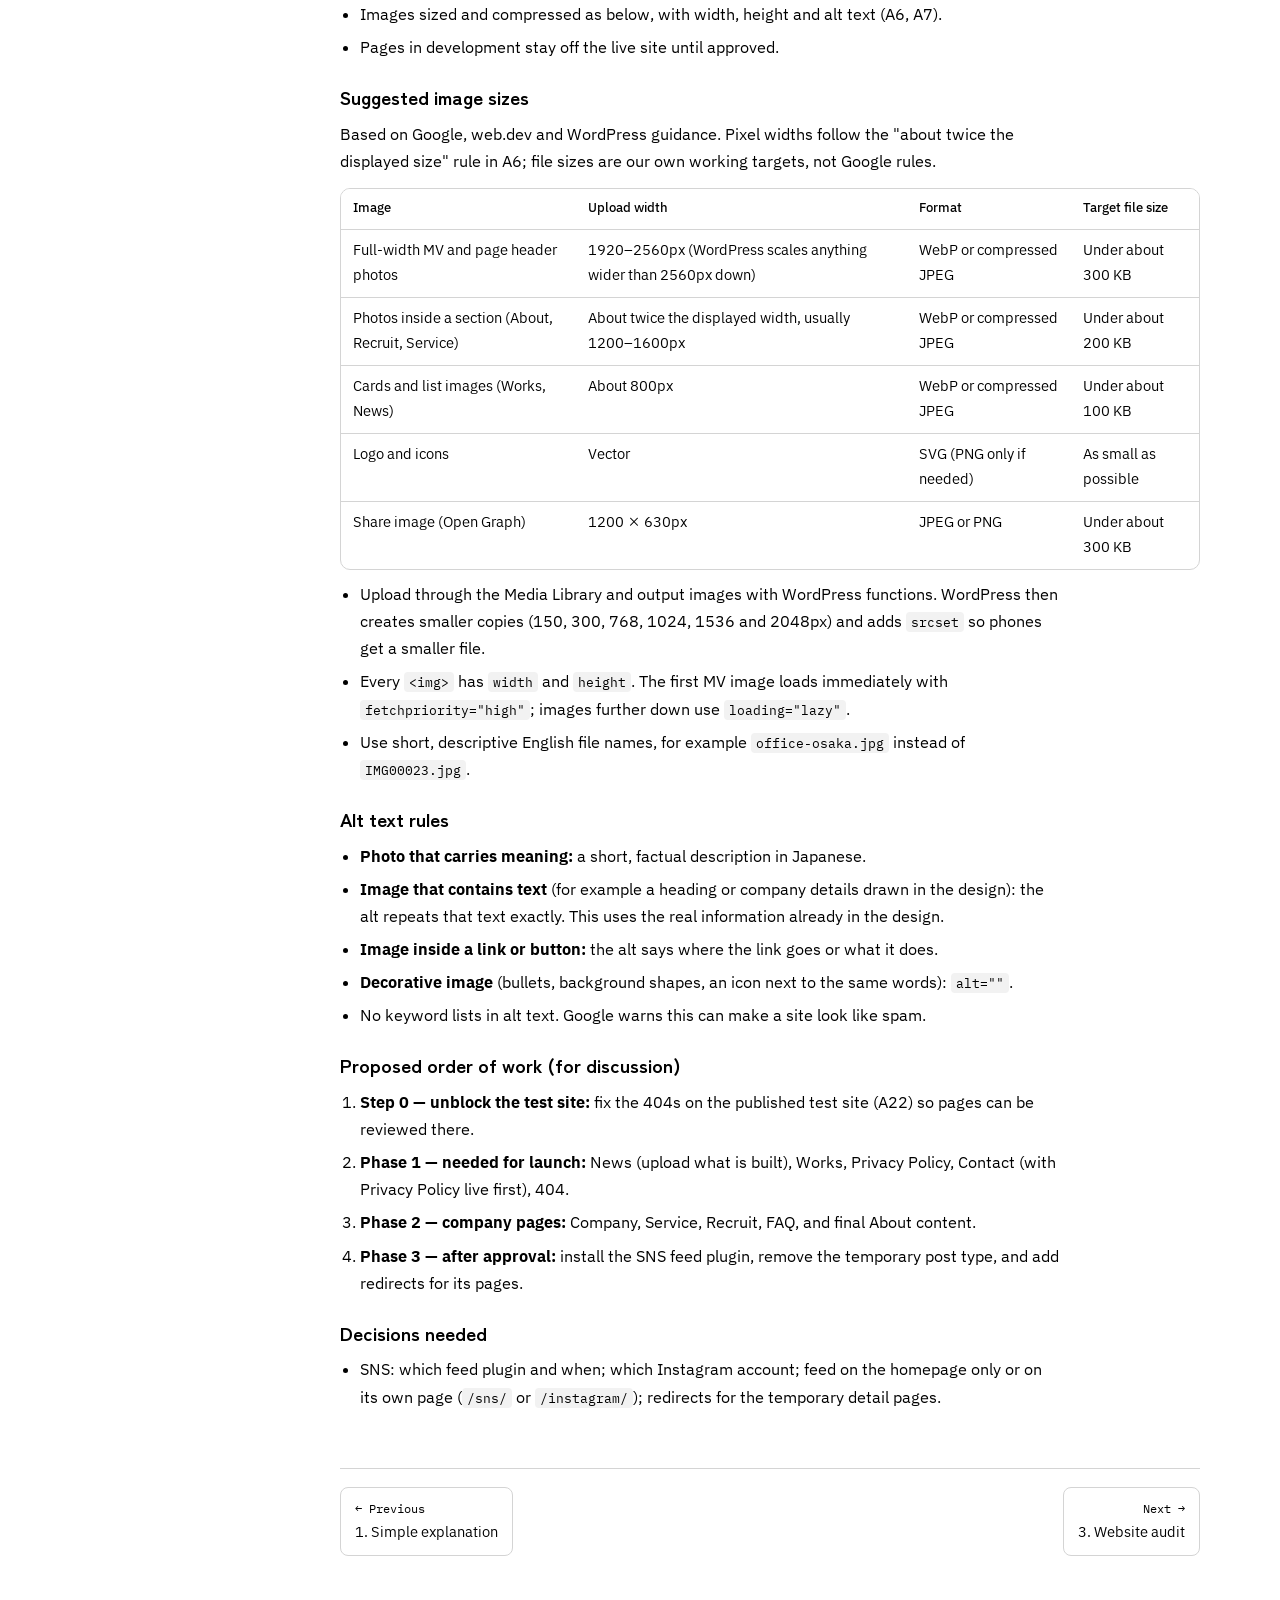
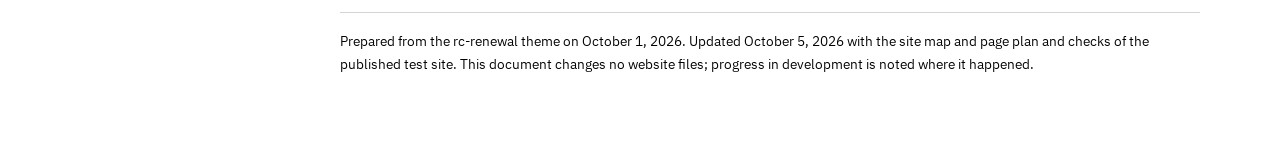
<file: 02-site-map.html>
<!doctype html>
<html lang="en">

<head>
  <meta charset="utf-8">
  <meta name="viewport" content="width=device-width, initial-scale=1">
  <meta name="color-scheme" content="light">
  <meta name="robots" content="noindex, nofollow">
  <title>Site map &amp; page plan · RightCore SEO Plan</title>
  <link rel="preconnect" href="https://fonts.googleapis.com">
  <link rel="preconnect" href="https://fonts.gstatic.com" crossorigin>
  <link rel="stylesheet"
    href="https://fonts.googleapis.com/css2?family=IBM+Plex+Mono:wght@400;500&family=IBM+Plex+Sans+JP:wght@400;500;700&family=Zen+Kaku+Gothic+New:wght@700;900&display=swap">
  <link rel="stylesheet" href="styles.css">
</head>

<body>
  <div class="shell">
    <nav class="toc" aria-label="Contents">
      <a class="home" href="index.html">RightCore SEO Plan</a>
      <p>Contents</p>
      <ol>
        <li><a href="01-simple-explanation.html">1. Simple explanation</a></li>
        <li><a href="02-site-map.html" aria-current="page">2. Site map &amp; page plan</a></li>
        <li><a href="03-website-audit.html">3. Website audit</a></li>
        <li><a href="04-discussion-guide.html">4. Discussion guide</a></li>
        <li><a href="05-coder-tasks.html">5. Coder task list</a></li>
        <li><a href="05b-code-changes.html">5.1 Code changes</a></li>
        <li><a href="05c-wp-checklist.html">5.2 WP checklist &amp; plugins</a></li>
        <li><a href="06-questions.html">6. Questions for media &amp; manager</a></li>
        <li><a href="07-report-template.html">7. Oct 7 report template</a></li>
        <li><a href="09-sources.html">Sources</a></li>
      </ol>
    </nav>

    <main>
      <section id="pages">
        <h2>2. Site map and page plan</h2>
        <p class="lede">Every page the site is planned to have, with a proposed address, how it is built in WordPress,
          where it stands today, and what we still need to decide. Status was checked on October 5, 2026. This is a
          proposal for discussion, not a final list.</p>

        <div class="note key">
          <h4>Read this first: the published test site</h4>
          <ul>
            <li>The published test site is <a
                href="https://offshore-tng02.sakura.ne.jp/right-core/">offshore-tng02.sakura.ne.jp/right-core</a>. It is
              hidden from Google (<code>noindex, nofollow</code>), which is correct for a test copy.</li>
            <li>On that site, every address except the homepage returns the server's own "Not Found" page, including
              <code>/news/</code>, <code>/works/</code> and every post. The homepage links to these pages, so those
              links are broken there. This blocks testing any page in this plan on the test site. See finding A22.</li>
          </ul>
        </div>

        <div class="block">
          <h3>Proposed site tree</h3>
          <figure class="figure">
            <div class="diagram-wrap"><svg class="diagram" viewBox="0 0 770 678" role="img"
                aria-labelledby="tree-title tree-desc">
                <title id="tree-title">Proposed site tree</title>
                <desc id="tree-desc">Top page with eleven child pages: About, Service, Company, Works with Works detail,
                  Recruit, FAQ, SNS with temporary detail pages, News with News detail, Contact with three forms,
                  Privacy Policy, and 404.</desc>
                <rect x="20" y="16" width="140" height="40" rx="6" class="box root" /><text x="34" y="41"
                  class="lbl root-t">Top</text><text x="146" y="40" class="url root-t" text-anchor="end">/</text>
                <line x1="80" y1="56" x2="80" y2="645" class="ln" />
                <line x1="80" y1="93" x2="120" y2="93" class="ln" />
                <rect x="120" y="76" width="250" height="34" rx="6" class="box" /><text x="134" y="98"
                  class="lbl">About</text><text x="356" y="97" class="url" text-anchor="end">/about/</text>
                <line x1="80" y1="139" x2="120" y2="139" class="ln" />
                <rect x="120" y="122" width="250" height="34" rx="6" class="box" /><text x="134" y="144"
                  class="lbl">Service</text><text x="356" y="143" class="url" text-anchor="end">/service/</text>
                <line x1="80" y1="185" x2="120" y2="185" class="ln" />
                <rect x="120" y="168" width="250" height="34" rx="6" class="box" /><text x="134" y="190"
                  class="lbl">Company</text><text x="356" y="189" class="url" text-anchor="end">/company/</text>
                <line x1="80" y1="231" x2="120" y2="231" class="ln" />
                <rect x="120" y="214" width="250" height="34" rx="6" class="box" /><text x="134" y="236"
                  class="lbl">Works</text><text x="356" y="235" class="url" text-anchor="end">/works/</text>
                <line x1="395" y1="231" x2="420" y2="231" class="ln" />
                <rect x="420" y="214" width="330" height="34" rx="6" class="box" /><text x="434" y="236"
                  class="lbl sub">Works detail</text><text x="736" y="235" class="url"
                  text-anchor="end">/works/{slug}/</text>
                <line x1="370" y1="231" x2="395" y2="231" class="ln" />
                <line x1="80" y1="277" x2="120" y2="277" class="ln" />
                <rect x="120" y="260" width="250" height="34" rx="6" class="box" /><text x="134" y="282"
                  class="lbl">Recruit</text><text x="356" y="281" class="url" text-anchor="end">/recruit/</text>
                <line x1="80" y1="323" x2="120" y2="323" class="ln" />
                <rect x="120" y="306" width="250" height="34" rx="6" class="box" /><text x="134" y="328"
                  class="lbl">FAQ</text><text x="356" y="327" class="url" text-anchor="end">/faq/</text>
                <line x1="80" y1="369" x2="120" y2="369" class="ln" />
                <rect x="120" y="352" width="250" height="34" rx="6" class="box dash" /><text x="134" y="374"
                  class="lbl">SNS (Instagram)</text><text x="356" y="373" class="url"
                  text-anchor="end">/instagram/</text>
                <line x1="395" y1="369" x2="420" y2="369" class="ln" />
                <rect x="420" y="352" width="330" height="34" rx="6" class="box dash" /><text x="434" y="374"
                  class="lbl sub">SNS detail (temporary)</text><text x="736" y="373" class="url"
                  text-anchor="end">/instagram/{slug}/</text>
                <line x1="370" y1="369" x2="395" y2="369" class="ln" />
                <line x1="80" y1="415" x2="120" y2="415" class="ln" />
                <rect x="120" y="398" width="250" height="34" rx="6" class="box" /><text x="134" y="420"
                  class="lbl">News</text><text x="356" y="419" class="url" text-anchor="end">/news/</text>
                <line x1="395" y1="415" x2="420" y2="415" class="ln" />
                <rect x="420" y="398" width="330" height="34" rx="6" class="box" /><text x="434" y="420"
                  class="lbl sub">News detail</text><text x="736" y="419" class="url"
                  text-anchor="end">/news/{slug}/</text>
                <line x1="370" y1="415" x2="395" y2="415" class="ln" />
                <line x1="80" y1="461" x2="120" y2="461" class="ln" />
                <rect x="120" y="444" width="250" height="34" rx="6" class="box" /><text x="134" y="466"
                  class="lbl">Contact</text><text x="356" y="465" class="url" text-anchor="end">/contact/</text>
                <line x1="395" y1="461" x2="420" y2="461" class="ln" />
                <rect x="420" y="444" width="330" height="34" rx="6" class="box" /><text x="434" y="466"
                  class="lbl sub">General form</text><text x="736" y="465" class="url"
                  text-anchor="end">/contact/general/</text>
                <line x1="395" y1="507" x2="420" y2="507" class="ln" />
                <rect x="420" y="490" width="330" height="34" rx="6" class="box" /><text x="434" y="512"
                  class="lbl sub">Service form</text><text x="736" y="511" class="url"
                  text-anchor="end">/contact/service/</text>
                <line x1="395" y1="553" x2="420" y2="553" class="ln" />
                <rect x="420" y="536" width="330" height="34" rx="6" class="box" /><text x="434" y="558"
                  class="lbl sub">Recruitment form</text><text x="736" y="557" class="url"
                  text-anchor="end">/contact/recruit/</text>
                <line x1="370" y1="461" x2="395" y2="461" class="ln" />
                <line x1="395" y1="461" x2="395" y2="553" class="ln" />
                <line x1="80" y1="599" x2="120" y2="599" class="ln" />
                <rect x="120" y="582" width="250" height="34" rx="6" class="box" /><text x="134" y="604"
                  class="lbl">Privacy Policy</text><text x="356" y="603" class="url"
                  text-anchor="end">/privacy-policy/</text>
                <line x1="80" y1="645" x2="120" y2="645" class="ln" />
                <rect x="120" y="628" width="250" height="34" rx="6" class="box" /><text x="134" y="650"
                  class="lbl">404</text><text x="356" y="649" class="url" text-anchor="end">any missing address</text>
              </svg></div>
            <figcaption class="legend-row"><span class="swatch swatch-solid" aria-hidden="true"></span> Page <span
                class="swatch swatch-dash" aria-hidden="true"></span> Temporary, replaced when the SNS feed plugin goes live
            </figcaption>
          </figure>
        </div>

        <div class="block">
          <h3>Status at a glance</h3>
          <div class="table-wrap">
            <table class="status">
              <thead>
                <tr>
                  <th scope="col">Page</th>
                  <th scope="col">Built as</th>
                  <th scope="col">Development</th>
                  <th scope="col">Published test site</th>
                </tr>
              </thead>
              <tbody>
                <tr>
                  <td>Top</td>
                  <td><code>front-page.php</code></td>
                  <td><span class="chip s-ok">Built</span></td>
                  <td><span class="chip s-ok">Works</span></td>
                </tr>
                <tr>
                  <td>About</td>
                  <td>Page · <code>pages/about.php</code></td>
                  <td><span class="chip s-ok">Built (basic)</span></td>
                  <td><span class="chip s-confirmed">404</span></td>
                </tr>
                <tr>
                  <td>Service</td>
                  <td>Page</td>
                  <td><span class="chip s-check">Not built</span></td>
                  <td><span class="chip s-confirmed">404</span></td>
                </tr>
                <tr>
                  <td>Company</td>
                  <td>Page</td>
                  <td><span class="chip s-check">Not built</span></td>
                  <td><span class="chip s-confirmed">404</span></td>
                </tr>
                <tr>
                  <td>Works list / detail</td>
                  <td>Post type <code>works</code></td>
                  <td><span class="chip s-confirmed">Placeholder only</span></td>
                  <td><span class="chip s-confirmed">404</span></td>
                </tr>
                <tr>
                  <td>Recruit</td>
                  <td>Page</td>
                  <td><span class="chip s-check">Not built</span></td>
                  <td><span class="chip s-confirmed">404</span></td>
                </tr>
                <tr>
                  <td>FAQ</td>
                  <td>Page</td>
                  <td><span class="chip s-check">Not built</span></td>
                  <td><span class="chip s-confirmed">404</span></td>
                </tr>
                <tr>
                  <td>SNS list / detail</td>
                  <td>Instagram feed plugin (soon); post type <code>instagram</code> until then</td>
                  <td><span class="chip s-check">Plugin planned</span></td>
                  <td><span class="chip s-confirmed">404</span></td>
                </tr>
                <tr>
                  <td>News list / detail</td>
                  <td>Page 「News一覧」 + post type <code>news</code></td>
                  <td><span class="chip s-ok">Built Oct 5</span></td>
                  <td><span class="chip s-confirmed">404 · not uploaded</span></td>
                </tr>
                <tr>
                  <td>Contact (3 forms × 3 steps)</td>
                  <td>Pages + MW WP Form</td>
                  <td><span class="chip s-check">Not built · plugin not installed</span></td>
                  <td><span class="chip s-confirmed">404</span></td>
                </tr>
                <tr>
                  <td>Privacy Policy</td>
                  <td>Page</td>
                  <td><span class="chip s-check">Not built</span></td>
                  <td><span class="chip s-confirmed">404</span></td>
                </tr>
                <tr>
                  <td>404</td>
                  <td><code>404.php</code></td>
                  <td><span class="chip s-confirmed">Placeholder</span></td>
                  <td><span class="chip s-confirmed">Server page</span></td>
                </tr>
              </tbody>
            </table>
          </div>
          <p class="small">"Not built" means no page or template exists yet. "Placeholder only" means the address works
            but shows 「トップページをご覧ください」 instead of real content (finding A1).</p>
        </div>

        <div class="block">
          <h3>Page details</h3>
          <div class="note">
            <p><b>Updated October 5, 2026 (afternoon), from the development build</b></p>
            <ul>
              <li>Header menu, footer site map, もっと見る buttons and service cards now link to the planned page
                addresses (<code>/about/</code>, <code>/service/</code>, <code>/company/</code>, <code>/works/</code>,
                <code>/recruit/</code>, <code>/faq/</code>, <code>/contact/</code>, <code>/privacy-policy/</code>). The
                homepage has no <code>href="#"</code> links left.</li>
              <li>Only Top, About, News and Works addresses exist in development. Service, Company, Recruit, FAQ,
                Contact and Privacy Policy return 404 for now. <b>Decision:</b> the links stay pointed at these
                addresses; each one starts working as soon as its page is published, with no code change
                (<a href="05b-code-changes.html#nav-links">C2</a>, <a href="05b-code-changes.html#buttons">C3</a>).</li>
              <li>Facebook and X icons use dummy addresses (<code>https://www.facebook.com/</code>,
                <code>https://x.com/</code>) until the official accounts are confirmed.</li>
              <li>The company name shown on the pages (MV heading, logo <code>alt</code>, footer map card) now comes
                from Settings › General › Site Title (<a href="05b-code-changes.html#site-name">C14</a>).</li>
              <li>The published test site has not changed since September 29: it still has the old <code>#</code>
                links, and every address except the homepage still fails (A22).</li>
            </ul>
          </div>
          <div class="findings">

            <article class="finding" id="about">
              <div class="finding-head">
                <h3>About</h3>
                <div class="chips"><span class="chip s-ok">Built in development</span></div>
              </div>
              <dl class="fields">
                <div>
                  <dt>Address</dt>
                  <dd><code>/about/</code></dd>
                </div>
                <div>
                  <dt>Built as</dt>
                  <dd>WordPress Page with slug <code>about</code>. The theme loads <code>pages/about.php</code>
                    automatically from the slug (title and editor content).</dd>
                </div>
                <div>
                  <dt>Linked from</dt>
                  <dd>Header menu, footer site map and the homepage About もっと見る button (fixed; was <code>#</code>).</dd>
                </div>
                <div>
                  <dt>SEO notes</dt>
                  <dd>One H1 (「私たちについて」), real text about the company. Page title and the company name
                    on the page show 「rc_renewal_project」 until the Site Title is changed (A2, C14). Not yet on the test site.</dd>
                </div>
              </dl>
            </article>

            <article class="finding" id="service">
              <div class="finding-head">
                <h3>Service</h3>
                <div class="chips"><span class="chip s-check">Not built</span></div>
              </div>
              <dl class="fields">
                <div>
                  <dt>Address</dt>
                  <dd><code>/service/</code>, with one section per service: <code>#creative</code>,
                    <code>#design</code>, <code>#media</code>, <code>#global</code>.</dd>
                </div>
                <div>
                  <dt>Built as</dt>
                  <dd>Page with slug <code>service</code> and template <code>pages/service.php</code> (loaded
                    automatically from the slug).</dd>
                </div>
                <div>
                  <dt>Linked from</dt>
                  <dd>Header menu, footer site map, both Service もっと見る buttons, and the eight service card links
                    (card and overlay), which go to <code>/service/#creative</code> etc. All return 404 until the page
                    exists.</dd>
                </div>
                <div>
                  <dt>SEO notes</dt>
                  <dd>Service pages are usually what customers search for. The page must have elements with
                    <code>id="creative"</code>, <code>"design"</code>, <code>"media"</code> and <code>"global"</code>, each
                    with an H2 and real text. If a service later needs to rank on its own, it can move to its own page
                    (for example <code>/service/design/</code>) with a 301 redirect.</dd>
                </div>
              </dl>
            </article>

            <article class="finding" id="company">
              <div class="finding-head">
                <h3>Company</h3>
                <div class="chips"><span class="chip s-check">Not built</span></div>
              </div>
              <dl class="fields">
                <div>
                  <dt>Address</dt>
                  <dd><code>/company/</code></dd>
                </div>
                <div>
                  <dt>Built as</dt>
                  <dd>Page with slug <code>company</code>, template <code>pages/company.php</code>.</dd>
                </div>
                <div>
                  <dt>Linked from</dt>
                  <dd>Header menu and footer site map 「Company 会社概要」 (fixed; was <code>#company</code>). Returns 404
                    until the page exists.</dd>
                </div>
                <div>
                  <dt>SEO notes</dt>
                  <dd>Important for MEO: the company profile table (name, address, phone, founding date, representative,
                    business) and an access map must match the Google Business Profile exactly (A14).</dd>
                </div>
              </dl>
            </article>

            <article class="finding" id="works">
              <div class="finding-head">
                <h3>Works list and Works detail</h3>
                <div class="chips"><span class="chip s-confirmed">Placeholder only</span></div>
              </div>
              <dl class="fields">
                <div>
                  <dt>Address</dt>
                  <dd><code>/works/</code> and <code>/works/{slug}/</code></dd>
                </div>
                <div>
                  <dt>Built as</dt>
                  <dd>Post type <code>works</code> (registered). List and detail templates still to build, following
                    the News pattern (<code>pages/archive-works.php</code>, <code>pages/single-works.php</code>; code
                    in <a href="05b-code-changes.html#works">C8</a>).</dd>
                </div>
                <div>
                  <dt>Linked from</dt>
                  <dd>Header menu and footer site map (fixed; was <code>#works</code>), the homepage Works cards and
                    すべて見る button.</dd>
                </div>
                <div>
                  <dt>Current state</dt>
                  <dd><code>/works/</code> and each work return 200 but show only 「RIGHTCORE」 and
                    「トップページをご覧ください」 (A1).</dd>
                </div>
                <div>
                  <dt>SEO notes</dt>
                  <dd>Each work needs a unique title, real description and compressed images with alt text. Development
                    now uses short English slugs (<code>essence-cleaning</code>, <code>katsushika-garage</code>,
                    <code>onekamakura</code>, <code>sushi-okazaki</code>). The test site still has Japanese slugs and the
                    typo <code>suski-okazaki</code>; use the development slugs when uploading.</dd>
                </div>
              </dl>
            </article>

            <article class="finding" id="recruit">
              <div class="finding-head">
                <h3>Recruit</h3>
                <div class="chips"><span class="chip s-check">Not built</span></div>
              </div>
              <dl class="fields">
                <div>
                  <dt>Address</dt>
                  <dd><code>/recruit/</code></dd>
                </div>
                <div>
                  <dt>Built as</dt>
                  <dd>Page with slug <code>recruit</code>, template <code>pages/recruit.php</code>. Links to the
                    <a href="#contact">Recruitment form</a>.</dd>
                </div>
                <div>
                  <dt>Linked from</dt>
                  <dd>Header menu, footer site map and the homepage Recruit もっと見る button (fixed; was
                    <code>#</code>). Returns 404 until the page exists.</dd>
                </div>
                <div>
                  <dt>SEO notes</dt>
                  <dd>If each job opening gets its own page with full details, JobPosting structured data can be
                    considered later so jobs can appear in Google's job search. The homepage Recruit heading still uses
                    <code>id="about-title"</code>; give it its own id (A11).</dd>
                </div>
              </dl>
            </article>

            <article class="finding" id="faq">
              <div class="finding-head">
                <h3>FAQ</h3>
                <div class="chips"><span class="chip s-check">Not built</span></div>
              </div>
              <dl class="fields">
                <div>
                  <dt>Address</dt>
                  <dd><code>/faq/</code></dd>
                </div>
                <div>
                  <dt>Built as</dt>
                  <dd>Page with slug <code>faq</code>, template <code>pages/faq.php</code>, reusing the homepage FAQ
                    accordion.</dd>
                </div>
                <div>
                  <dt>Linked from</dt>
                  <dd>Header menu, footer site map (fixed; was <code>#faq</code>) and the homepage FAQ button. All return
                    404 until the page exists.</dd>
                </div>
                <div>
                  <dt>SEO notes</dt>
                  <dd>Questions should be real text, not images. Skip FAQ structured data (A19).</dd>
                </div>
              </dl>
            </article>

            <article class="finding" id="sns">
              <div class="finding-head">
                <h3>SNS list and SNS detail (Instagram)</h3>
                <div class="chips"><span class="chip s-check">Plugin planned</span><span
                    class="chip s-confirmed">Temporary post type</span></div>
              </div>
              <dl class="fields">
                <div>
                  <dt>Plan</dt>
                  <dd>The SNS (Instagram) area will move to an Instagram feed plugin soon. The plugin is not chosen or
                    approved yet. Until then, the temporary post type <code>instagram</code> stands in, with a list at
                    <code>/instagram/</code> and detail pages at <code>/instagram/{slug}/</code>.</dd>
                </div>
                <div>
                  <dt>What we understand now</dt>
                  <dd>
                    <ul>
                      <li><strong>How a feed plugin works:</strong> it pulls posts from the connected Instagram account
                        and shows them on our page. The posts stay on Instagram; we do not copy them into WordPress.
                        Clicking a post usually opens Instagram or a popup, so there is normally no detail page on our
                        site.</li>
                      <li><strong>Detail pages will go away:</strong> the current <code>/instagram/{slug}/</code> pages
                        are temporary. Any that have been public must redirect (301) to the SNS list or the homepage SNS
                        section when the plugin goes live, or visitors and Google get 404s.</li>
                      <li><strong>Search value:</strong> the feed is Instagram's content, not ours, so treat SNS as a
                        feature for visitors, not as SEO content. Keep the temporary pages out of the sitemap and out of
                        Google (noindex) until the switch.</li>
                      <li><strong>Account connection:</strong> Meta shut down the Instagram Basic Display API on
                        December 4, 2024. Feed plugins now connect through Meta's newer Instagram API, and most plugin
                        guides say the account must be a Professional (Business or Creator) account. We must confirm
                        this with the plugin we choose, and confirm which account is official (A14 lists
                        「rightcore_manila」).</li>
                      <li><strong>Keeping it running:</strong> if the connection breaks (for example a password change
                        or removed permission), the feed stops updating. One person must own the Instagram login and
                        reconnect the plugin when needed.</li>
                      <li><strong>Speed:</strong> feed images load from Instagram's servers and the plugin adds its own
                        scripts and styles. Check the page weight before and after (A6), and use lazy loading if the
                        plugin offers it.</li>
                      <li><strong>Privacy:</strong> the <a href="#privacy-policy">Privacy Policy</a> should mention that the site shows embedded
                        content from Instagram (Meta).</li>
                      <li><strong>Design:</strong> the current SNS design must be rebuilt around what the plugin can
                        output. Check its layout and styling options before choosing.</li>
                    </ul>
                  </dd>
                </div>
                <div>
                  <dt>To decide</dt>
                  <dd>
                    <ul>
                      <li>Which plugin (free or paid), and when it goes live.</li>
                      <li>Which Instagram account, and who owns its login.</li>
                      <li>Where the feed appears: homepage section only, or also its own page. If its own page, use
                        <code>/sns/</code> or <code>/instagram/</code>.</li>
                      <li>When to remove the temporary post type, and the redirect list for its pages.</li>
                      <li>Clean up the duplicate posts if the post type stays until launch: 「スタッフインタビュー」 on the
                        test site and 「新しいコーポレートサイトが公開されました」 in development (one slug ends in
                        <code>-2</code> in each).</li>
                    </ul>
                  </dd>
                </div>
                <div>
                  <dt>Sources</dt>
                  <dd><a
                      href="https://smashballoon.com/instagram-is-shutting-down-basic-display-api-continue-displaying-instagram-feeds-on-your-site/">Smash
                      Balloon: Instagram Basic Display API shut down</a> · <a
                      href="https://spotlightwp.com/help/preparing-for-the-end-of-instagram-basic-display-api-what-to-expect-and-how-to-adapt/">Spotlight:
                      The end of Instagram Basic Display API</a></dd>
                </div>
              </dl>
            </article>

            <article class="finding" id="news">
              <div class="finding-head">
                <h3>News list and News detail</h3>
                <div class="chips"><span class="chip s-ok">Built in development</span><span class="chip s-check">Not
                    uploaded</span></div>
              </div>
              <dl class="fields">
                <div>
                  <dt>Address</dt>
                  <dd><code>/news/</code> and <code>/news/{slug}/</code></dd>
                </div>
                <div>
                  <dt>Built as</dt>
                  <dd>Post type <code>news</code>. The list is a WordPress Page 「ニュース」 (slug <code>news</code>) using
                    the template 「News一覧」 (<code>pages/archive-news.php</code>); detail
                    <code>pages/single-news.php</code>, styles <code>assets/css/pages/news.css</code>.</dd>
                </div>
                <div>
                  <dt>Linked from</dt>
                  <dd>Header menu and footer site map (through <code>rightcore_news_list_url()</code>), the homepage News
                    items and すべて見る button.</dd>
                </div>
                <div>
                  <dt>Current state</dt>
                  <dd>Development: <code>/news/</code> returns 200 with H1 「新着情報」; detail pages return 200 with the
                    post title as H1. Test site: not uploaded, 404 (A22).</dd>
                </div>
                <div>
                  <dt>Done in development (Oct 5)</dt>
                  <dd>
                    <ul>
                      <li>List: latest post featured at the top of every page, the rest in a list (5 per page) with
                        pagination; the featured post is never repeated in the list.</li>
                      <li>Detail: image, title, date, content, previous/next links and a back-to-list button.</li>
                      <li>The list can also be a normal WordPress Page using the template 「News一覧」, so its title and
                        address can be set in the editor; <code>/news/</code> then redirects there permanently.</li>
                      <li>Header and footer News links go to the list from every page.</li>
                    </ul>
                  </dd>
                </div>
                <div>
                  <dt>SEO notes</dt>
                  <dd>
                    <ul>
                      <li>News slugs are long Japanese text (percent-encoded addresses, A21); set short English slugs
                        for new posts. Each post needs a unique title.</li>
                      <li>Development has 7 news posts: three are duplicates whose slugs end in <code>-2</code>
                        (コーポレートサイトをリニューアル, 新サービスプラン, 運用・保守プラン). Delete the copies before upload.</li>
                      <li>The page title is 「ニュース」 while the H1 is 「新着情報」. Pick one wording for both.</li>
                    </ul>
                  </dd>
                </div>
              </dl>
            </article>

            <article class="finding" id="contact">
              <div class="finding-head">
                <h3>Contact (MW WP Form)</h3>
                <div class="chips"><span class="chip s-check">Not built</span><span class="chip s-check">Plugin needs
                    approval</span></div>
              </div>
              <dl class="fields">
                <div>
                  <dt>Address</dt>
                  <dd>Hub <code>/contact/</code>, then for each form: input, confirm and thanks pages (see the flow
                    below).</dd>
                </div>
                <div>
                  <dt>Built as</dt>
                  <dd>WordPress Pages with MW WP Form. Each form is set up with its own input, confirm and complete page
                    addresses.</dd>
                </div>
                <div>
                  <dt>SEO notes</dt>
                  <dd>
                    <ul>
                      <li>Index only the hub and the three input pages. Confirm and thanks pages should be noindex and
                        left out of the sitemap.</li>
                      <li>The three thanks pages are where we measure inquiries (for example as Google Analytics 4
                        conversions), so give each its own address.</li>
                      <li>Forms collect personal data, so the <a href="#privacy-policy">Privacy Policy</a> must be live first, with a consent
                        checkbox and a link to it on every form.</li>
                      <li>Add spam protection. If the recruitment form accepts a résumé file, decide where files are
                        stored and who can see them.</li>
                      <li>Check the plugin's current maintenance and security status before installing on production.
                      </li>
                      <li>The header contact buttons (desktop and mobile menu) now link to <code>/contact/</code>, which
                        returns 404 until the page exists. The footer CTA still uses email and phone links, which
                        work.</li>
                    </ul>
                  </dd>
                </div>
              </dl>
              <figure class="figure">
                <div class="diagram-wrap"><svg class="diagram" viewBox="0 0 780 266" role="img"
                    aria-labelledby="flow-title flow-desc">
                    <title id="flow-title">Contact page flow</title>
                    <desc id="flow-desc">The contact hub links to three forms: General, Service and Recruitment. Each
                      form goes to a Check page and then a Finish page. Check and Finish pages are noindex.</desc>
                    <defs>
                      <marker id="arrow" viewBox="0 0 10 10" refX="9" refY="5" markerWidth="7" markerHeight="7"
                        orient="auto-start-reverse">
                        <path d="M0 0L10 5L0 10z" fill="#000" />
                      </marker>
                    </defs>
                    <rect x="14" y="105" width="160" height="54" rx="6" class="box root" /><text x="28" y="128"
                      class="lbl root-t">Contact hub</text><text x="28" y="147" class="url root-t">/contact/</text>
                    <line x1="174" y1="132" x2="196" y2="132" class="ln" />
                    <line x1="196" y1="52" x2="196" y2="212" class="ln" />
                    <line x1="196" y1="52" x2="214" y2="52" class="ln" />
                    <rect x="214" y="25" width="176" height="54" rx="6" class="box" /><text x="228" y="48"
                      class="lbl">General form</text><text x="228" y="67" class="url">/contact/general/</text>
                    <line x1="390" y1="52" x2="424" y2="52" class="ln" marker-end="url(#arrow)" />
                    <rect x="428" y="25" width="150" height="54" rx="6" class="box noidx" /><text x="442" y="48"
                      class="lbl">Check</text><text x="442" y="67" class="url">…/general/confirm/</text>
                    <line x1="578" y1="52" x2="612" y2="52" class="ln" marker-end="url(#arrow)" />
                    <rect x="616" y="25" width="150" height="54" rx="6" class="box noidx" /><text x="630" y="48"
                      class="lbl">Finish</text><text x="630" y="67" class="url">…/general/thanks/</text>
                    <line x1="196" y1="132" x2="214" y2="132" class="ln" />
                    <rect x="214" y="105" width="176" height="54" rx="6" class="box" /><text x="228" y="128"
                      class="lbl">Service form</text><text x="228" y="147" class="url">/contact/service/</text>
                    <line x1="390" y1="132" x2="424" y2="132" class="ln" marker-end="url(#arrow)" />
                    <rect x="428" y="105" width="150" height="54" rx="6" class="box noidx" /><text x="442" y="128"
                      class="lbl">Check</text><text x="442" y="147" class="url">…/service/confirm/</text>
                    <line x1="578" y1="132" x2="612" y2="132" class="ln" marker-end="url(#arrow)" />
                    <rect x="616" y="105" width="150" height="54" rx="6" class="box noidx" /><text x="630" y="128"
                      class="lbl">Finish</text><text x="630" y="147" class="url">…/service/thanks/</text>
                    <line x1="196" y1="212" x2="214" y2="212" class="ln" />
                    <rect x="214" y="185" width="176" height="54" rx="6" class="box" /><text x="228" y="208"
                      class="lbl">Recruitment form</text><text x="228" y="227" class="url">/contact/recruit/</text>
                    <line x1="390" y1="212" x2="424" y2="212" class="ln" marker-end="url(#arrow)" />
                    <rect x="428" y="185" width="150" height="54" rx="6" class="box noidx" /><text x="442" y="208"
                      class="lbl">Check</text><text x="442" y="227" class="url">…/recruit/confirm/</text>
                    <line x1="578" y1="212" x2="612" y2="212" class="ln" marker-end="url(#arrow)" />
                    <rect x="616" y="185" width="150" height="54" rx="6" class="box noidx" /><text x="630" y="208"
                      class="lbl">Finish</text><text x="630" y="227" class="url">…/recruit/thanks/</text>
                  </svg></div>
                <figcaption class="legend-row"><span class="swatch swatch-solid" aria-hidden="true"></span> Indexed in Google
                  <span class="swatch swatch-grey" aria-hidden="true"></span> noindex, not in the sitemap</figcaption>
              </figure>
            </article>

            <article class="finding" id="privacy-policy">
              <div class="finding-head">
                <h3>Privacy Policy</h3>
                <div class="chips"><span class="chip s-check">Not built</span></div>
              </div>
              <dl class="fields">
                <div>
                  <dt>Address</dt>
                  <dd><code>/privacy-policy/</code></dd>
                </div>
                <div>
                  <dt>Built as</dt>
                  <dd>Page (title and editor content).</dd>
                </div>
                <div>
                  <dt>SEO notes</dt>
                  <dd>The footer links here and gets a 404 in development and on the test site (A3). Required before
                    the <a href="#contact">contact forms</a> go live. Content is a legal text from management.</dd>
                </div>
              </dl>
            </article>

            <article class="finding" id="not-found">
              <div class="finding-head">
                <h3>404 page</h3>
                <div class="chips"><span class="chip s-confirmed">Placeholder</span></div>
              </div>
              <dl class="fields">
                <div>
                  <dt>Address</dt>
                  <dd>Any address that does not exist.</dd>
                </div>
                <div>
                  <dt>Built as</dt>
                  <dd><code>404.php</code></dd>
                </div>
                <div>
                  <dt>SEO notes</dt>
                  <dd>Must return status 404 (it does in the development build, but still shows the 「RIGHTCORE」
                    placeholder). Show a short message, the search box and links to main pages (A20). Until Service,
                    Company, Recruit, FAQ, Contact and Privacy Policy are built, menu clicks land on this page, so it
                    matters sooner. On the test site, missing addresses currently show the server's plain
                    page, not the theme (A22).</dd>
                </div>
              </dl>
            </article>
          </div>
        </div>

        <div class="block">
          <h3>Shared rules for every new page</h3>
          <ul>
            <li>Short English slugs, decided before publishing. Changing a public address later needs a 301 redirect.
            </li>
            <li>One H1 per page; unique title and description, written by coders and set in Yoast SEO (A2, A5).</li>
            <li>Header and footer link to the real page once it exists, instead of a homepage anchor (A3).</li>
            <li>Images sized and compressed as below, with width, height and alt text (A6, A7).</li>
            <li>Pages in development stay off the live site until approved.</li>
          </ul>
        </div>

        <div class="block">
          <h3>Suggested image sizes</h3>
          <p>Based on Google, web.dev and WordPress guidance. Pixel widths follow the "about twice the displayed size"
            rule in A6; file sizes are our own working targets, not Google rules.</p>
          <div class="table-wrap">
            <table class="status">
              <thead>
                <tr>
                  <th>Image</th>
                  <th>Upload width</th>
                  <th>Format</th>
                  <th>Target file size</th>
                </tr>
              </thead>
              <tbody>
                <tr>
                  <td>Full-width MV and page header photos</td>
                  <td>1920–2560px (WordPress scales anything wider than 2560px down)</td>
                  <td>WebP or compressed JPEG</td>
                  <td>Under about 300 KB</td>
                </tr>
                <tr>
                  <td>Photos inside a section (About, Recruit, Service)</td>
                  <td>About twice the displayed width, usually 1200–1600px</td>
                  <td>WebP or compressed JPEG</td>
                  <td>Under about 200 KB</td>
                </tr>
                <tr>
                  <td>Cards and list images (Works, News)</td>
                  <td>About 800px</td>
                  <td>WebP or compressed JPEG</td>
                  <td>Under about 100 KB</td>
                </tr>
                <tr>
                  <td>Logo and icons</td>
                  <td>Vector</td>
                  <td>SVG (PNG only if needed)</td>
                  <td>As small as possible</td>
                </tr>
                <tr>
                  <td>Share image (Open Graph)</td>
                  <td>1200 × 630px</td>
                  <td>JPEG or PNG</td>
                  <td>Under about 300 KB</td>
                </tr>
              </tbody>
            </table>
          </div>
          <ul>
            <li>Upload through the Media Library and output images with WordPress functions. WordPress then creates
              smaller copies (150, 300, 768, 1024, 1536 and 2048px) and adds <code>srcset</code> so phones get a
              smaller file.</li>
            <li>Every <code>&lt;img&gt;</code> has <code>width</code> and <code>height</code>. The first MV image loads
              immediately with <code>fetchpriority="high"</code>; images further down use <code>loading="lazy"</code>.
            </li>
            <li>Use short, descriptive English file names, for example <code>office-osaka.jpg</code> instead of
              <code>IMG00023.jpg</code>.</li>
          </ul>
        </div>

        <div class="block">
          <h3>Alt text rules</h3>
          <ul>
            <li><strong>Photo that carries meaning:</strong> a short, factual description in Japanese.</li>
            <li><strong>Image that contains text</strong> (for example a heading or company details drawn in the
              design): the alt repeats that text exactly. This uses the real information already in the design.</li>
            <li><strong>Image inside a link or button:</strong> the alt says where the link goes or what it does.</li>
            <li><strong>Decorative image</strong> (bullets, background shapes, an icon next to the same words):
              <code>alt=""</code>.</li>
            <li>No keyword lists in alt text. Google warns this can make a site look like spam.</li>
          </ul>
        </div>

        <div class="block">
          <h3>Proposed order of work (for discussion)</h3>
          <ol>
            <li><strong>Step 0 — unblock the test site:</strong> fix the 404s on the published test site (A22) so pages
              can be reviewed there.</li>
            <li><strong>Phase 1 — needed for launch:</strong> News (upload what is built), Works, Privacy Policy,
              Contact (with Privacy Policy live first), 404.</li>
            <li><strong>Phase 2 — company pages:</strong> Company, Service, Recruit, FAQ, and final About content.</li>
            <li><strong>Phase 3 — after approval:</strong> install the SNS feed plugin, remove the temporary post type,
              and add redirects for its pages.</li>
          </ol>
        </div>

        <div class="block">
          <h3>Decisions needed</h3>
          <ul>
            <li>SNS: which feed plugin and when; which Instagram account; feed on the homepage only or on its own page
              (<code>/sns/</code> or <code>/instagram/</code>); redirects for the temporary detail pages.</li>
          </ul>
        </div>
      </section>

      <nav class="pager" aria-label="Previous and next">
        <a class="prev" href="01-simple-explanation.html"><span class="dir">← Previous</span>1. Simple explanation</a>
        <a class="next" href="03-website-audit.html"><span class="dir">Next →</span>3. Website audit</a>
      </nav>

      <footer class="doc">Prepared from the rc-renewal theme on October 1, 2026. Updated October 5, 2026 with the site
        map and page plan and checks of the published test site. This document changes no website files; progress in
        development is noted where it happened.</footer>
    </main>
  </div>

</body>

</html>
</file>
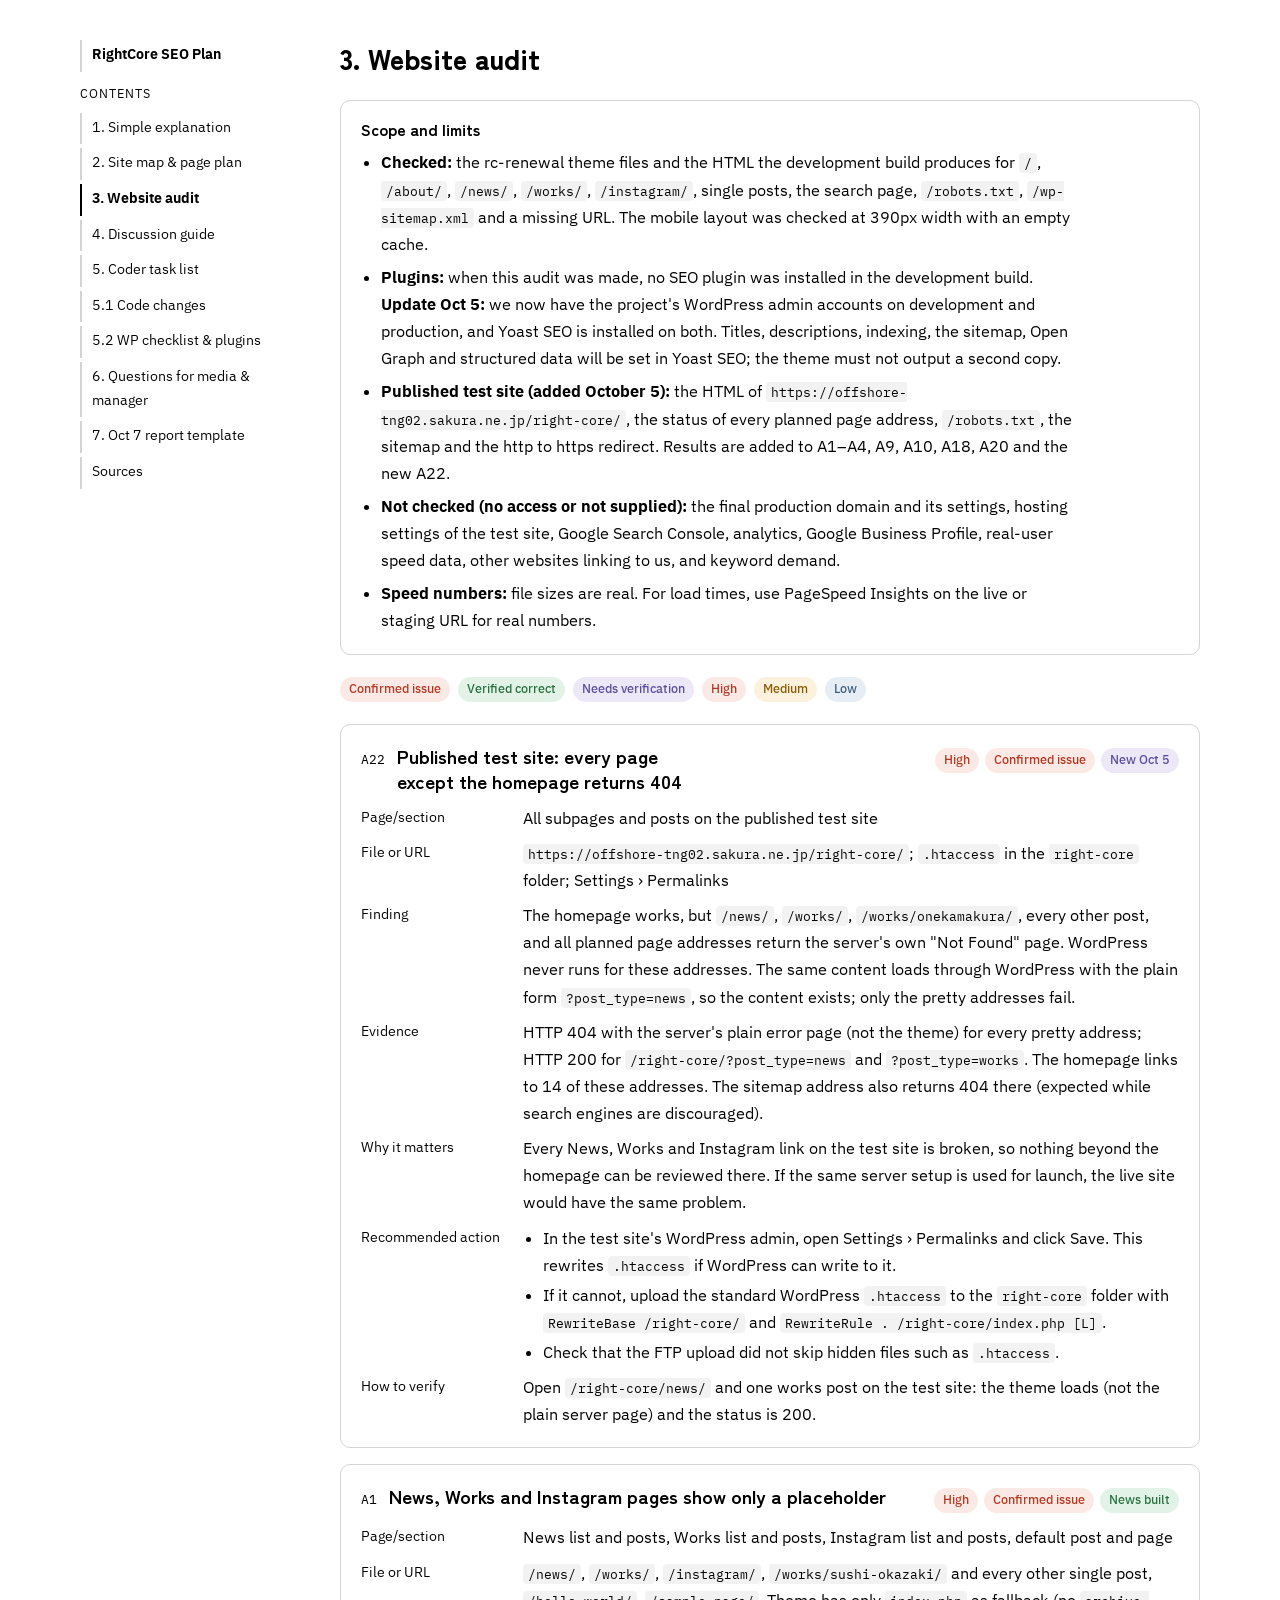
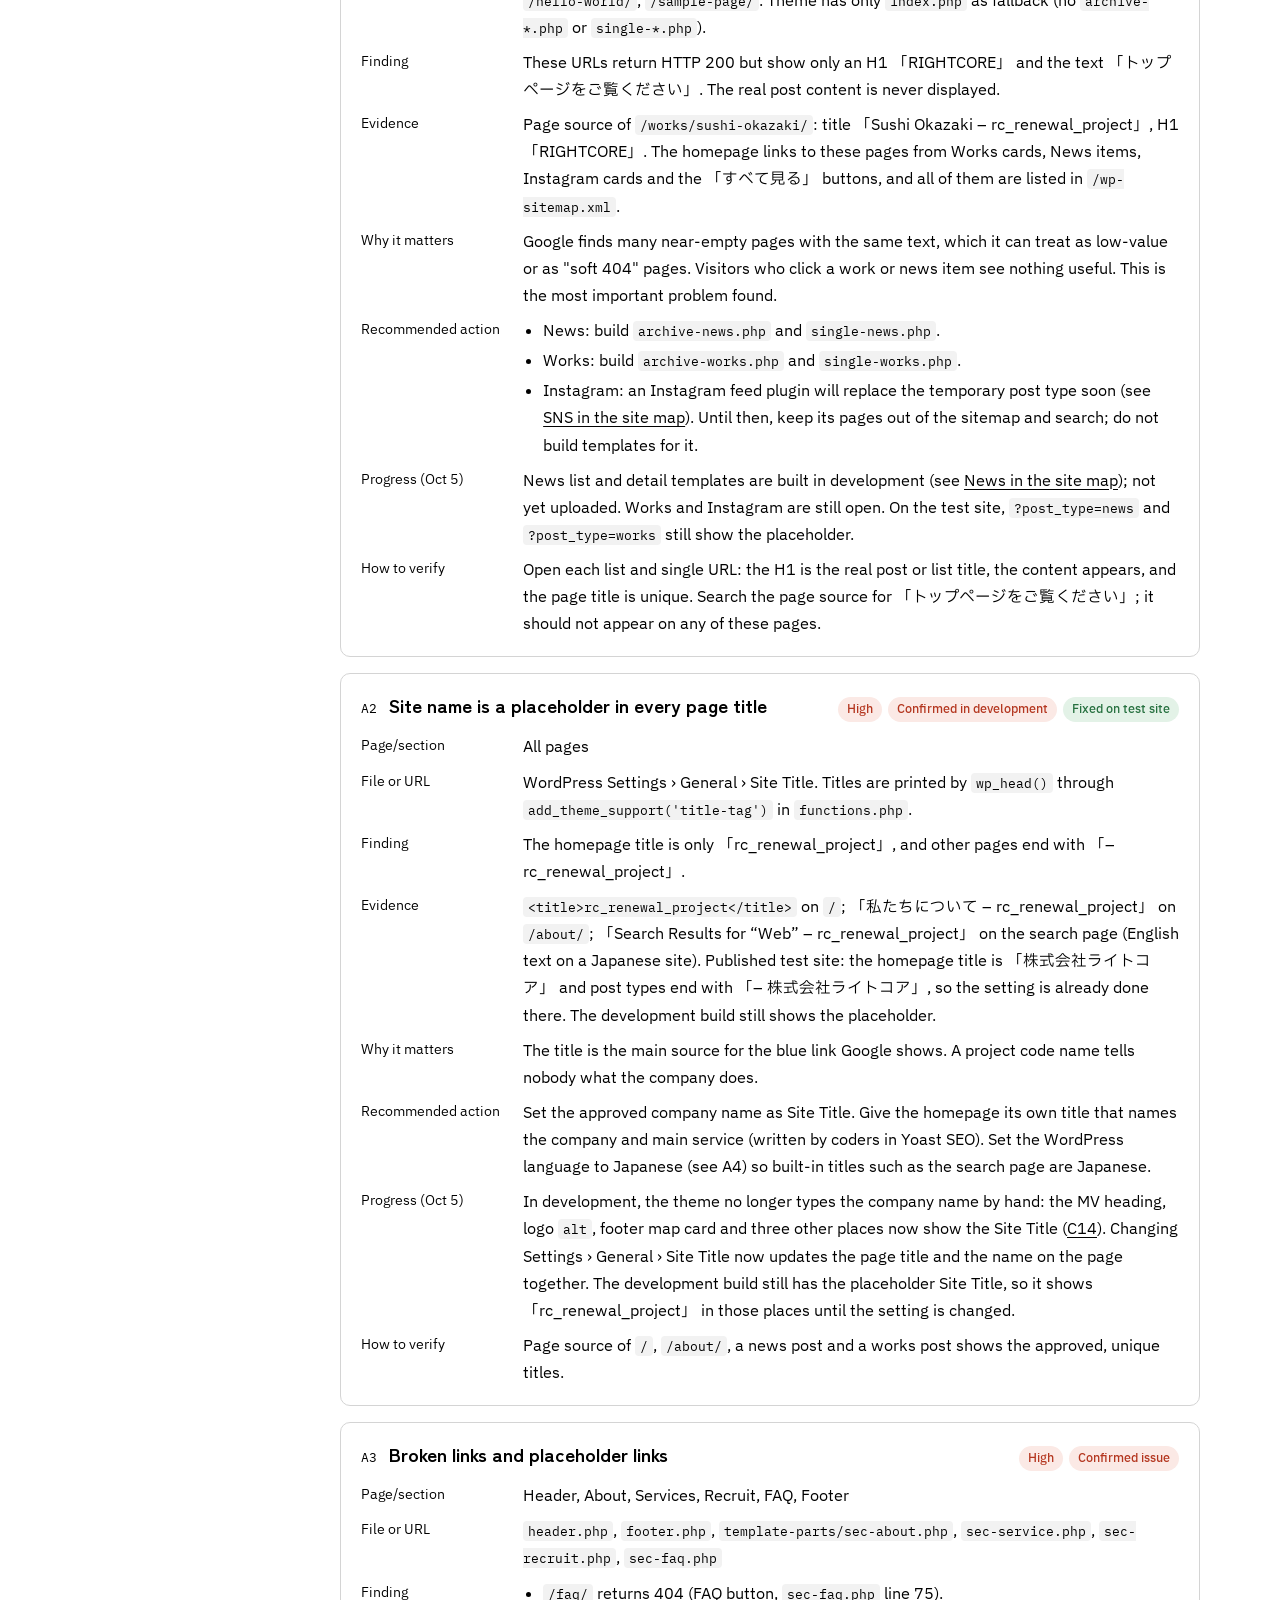
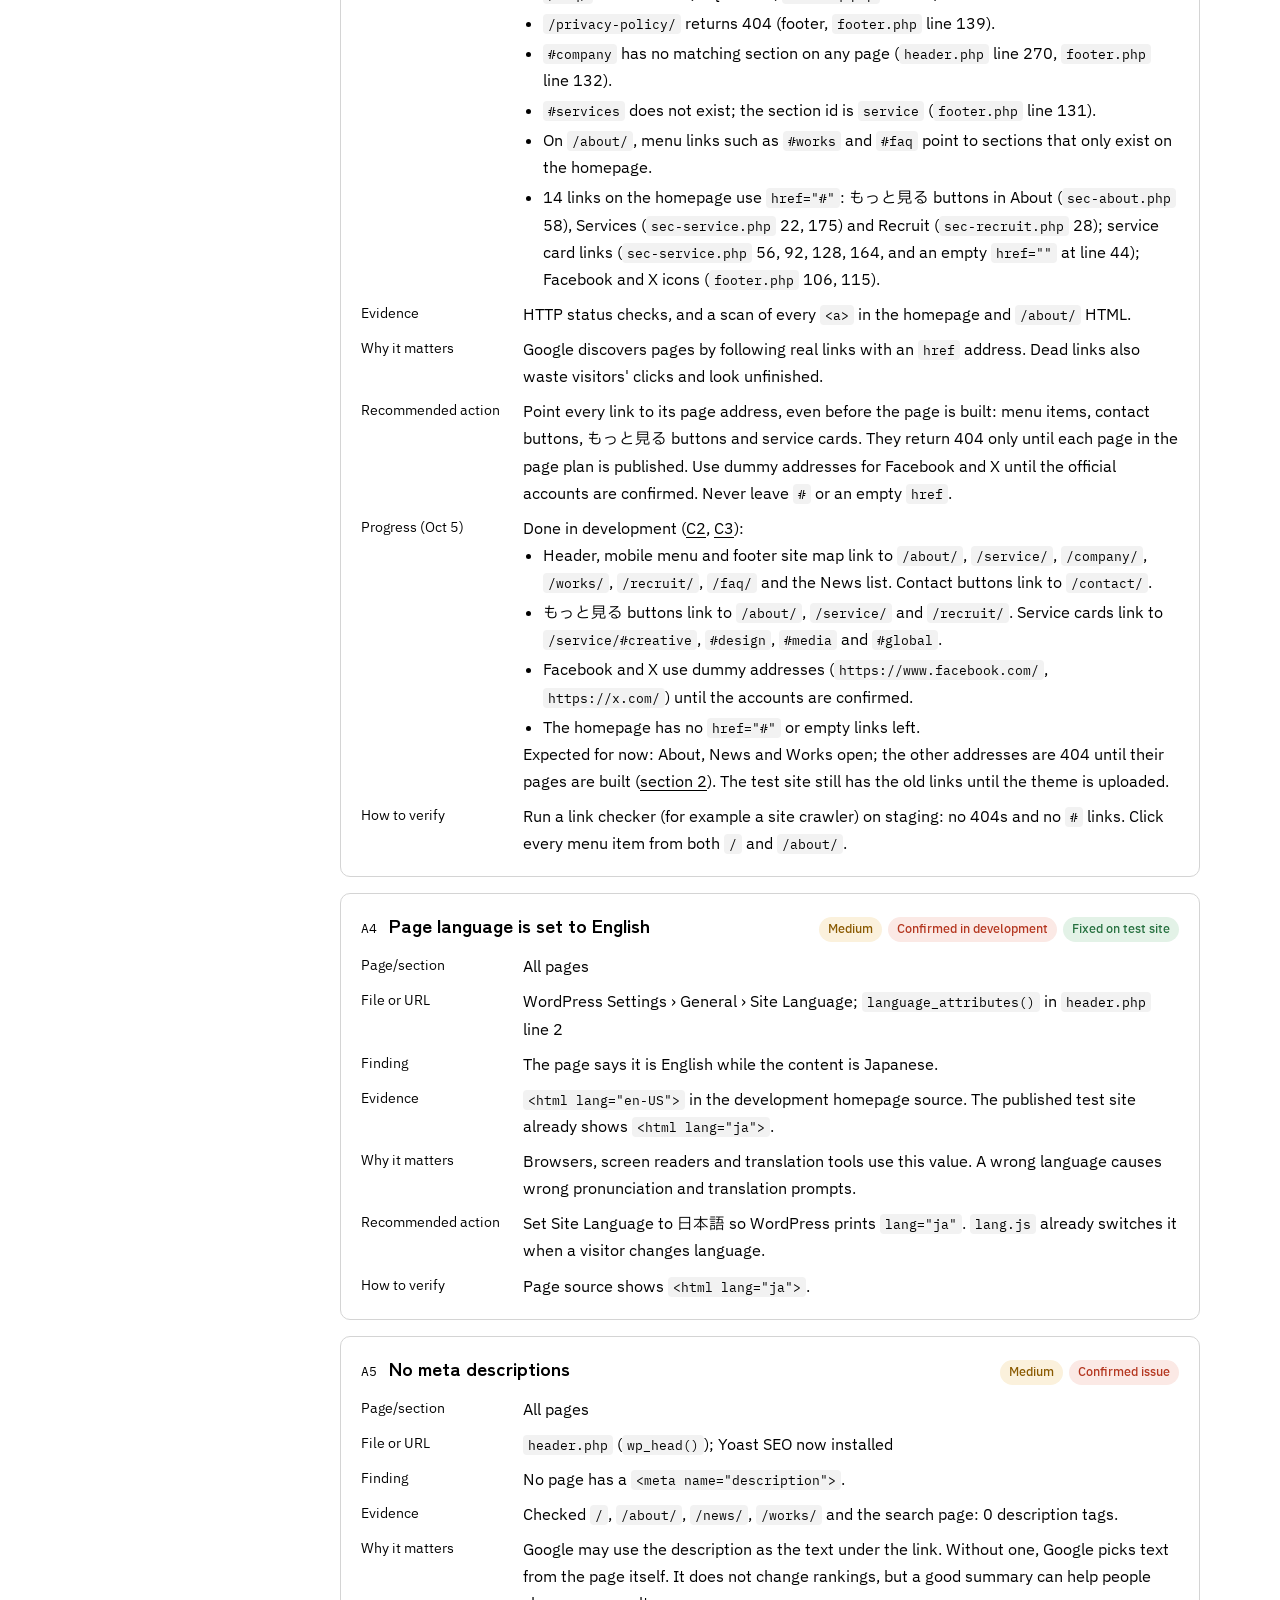
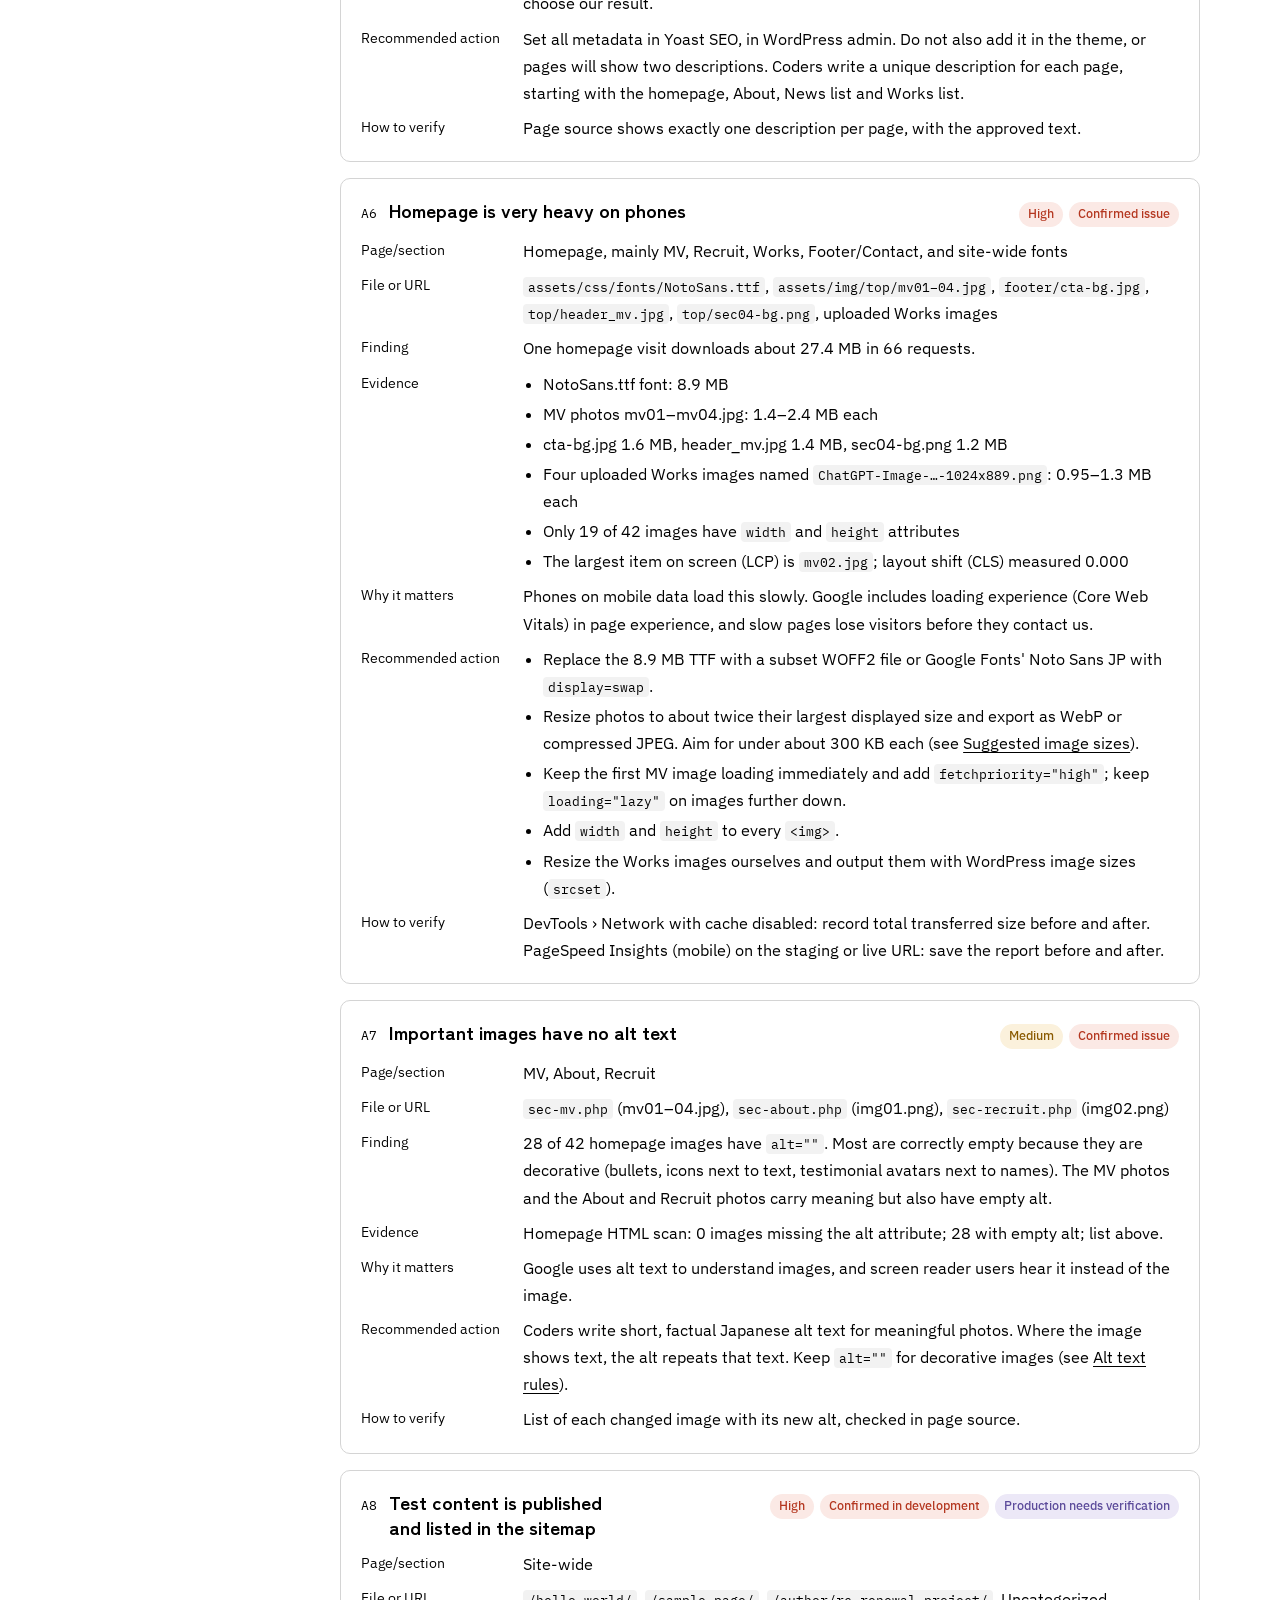
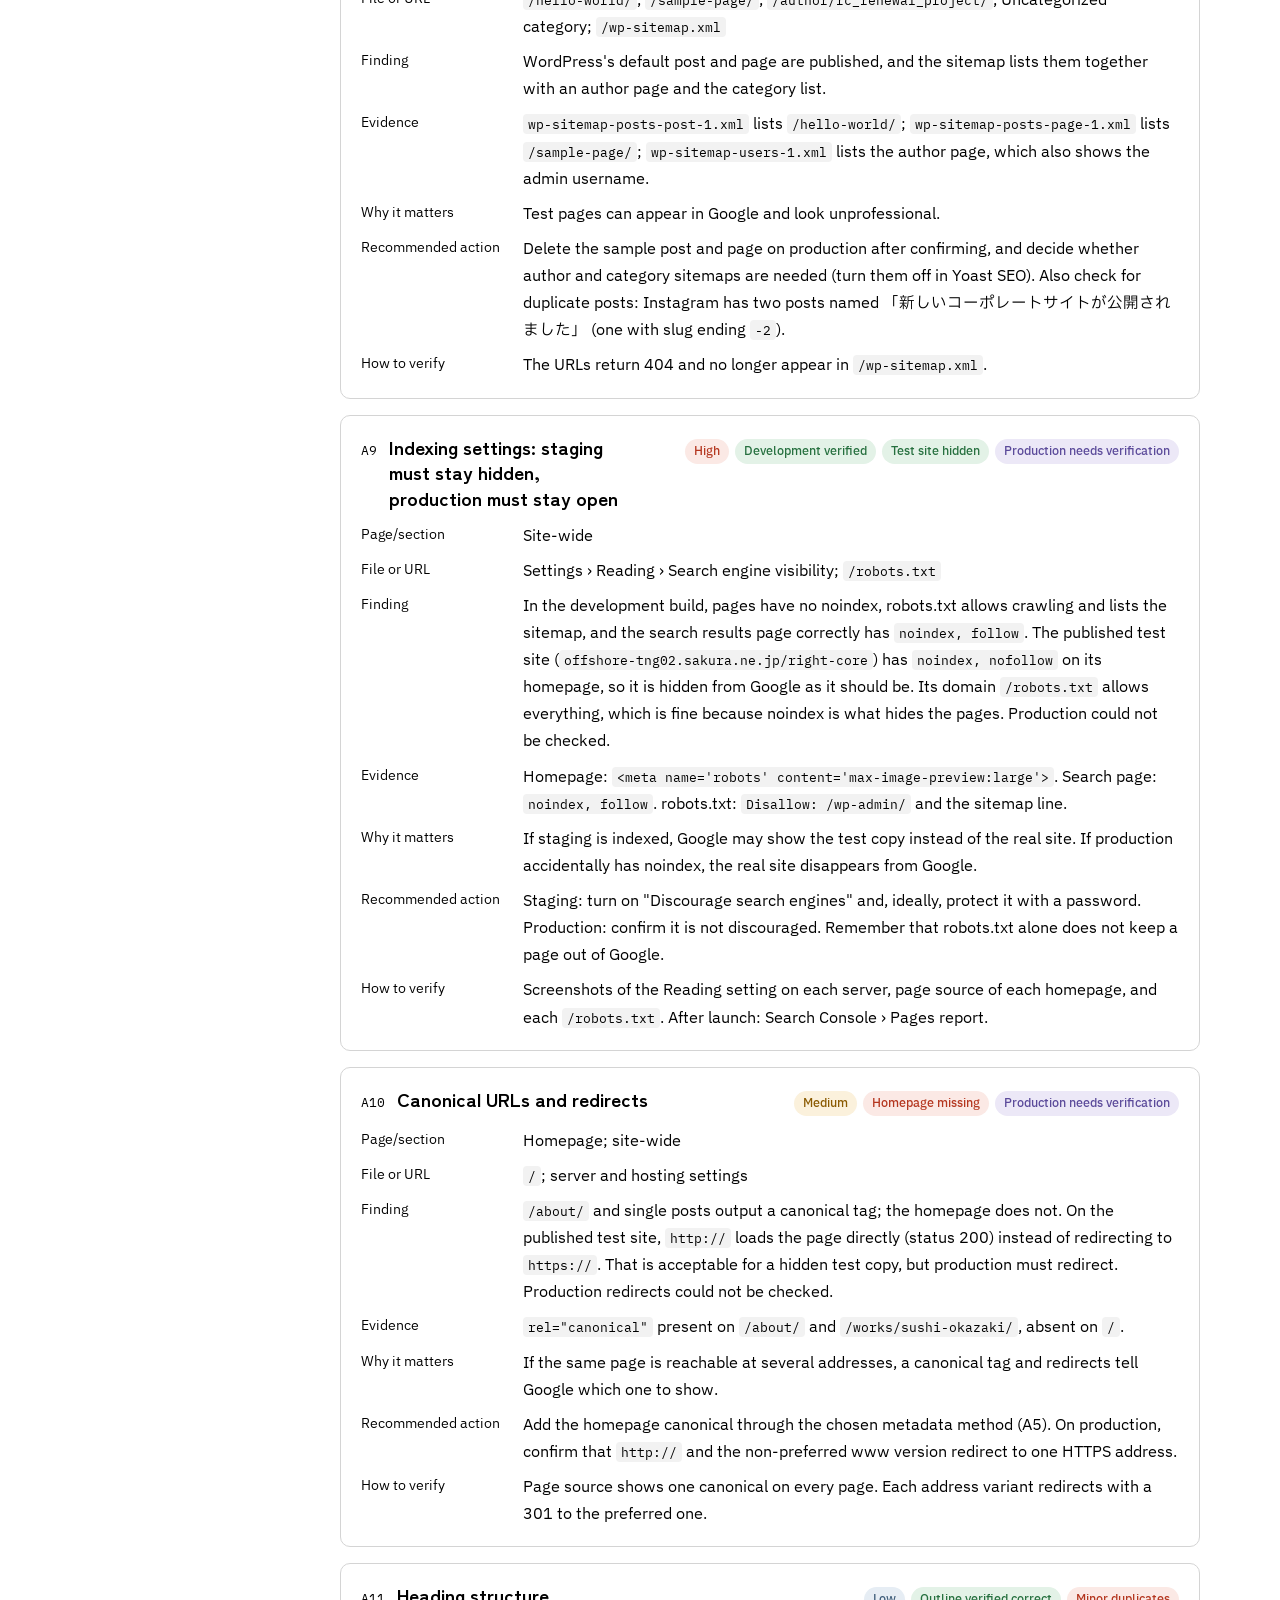
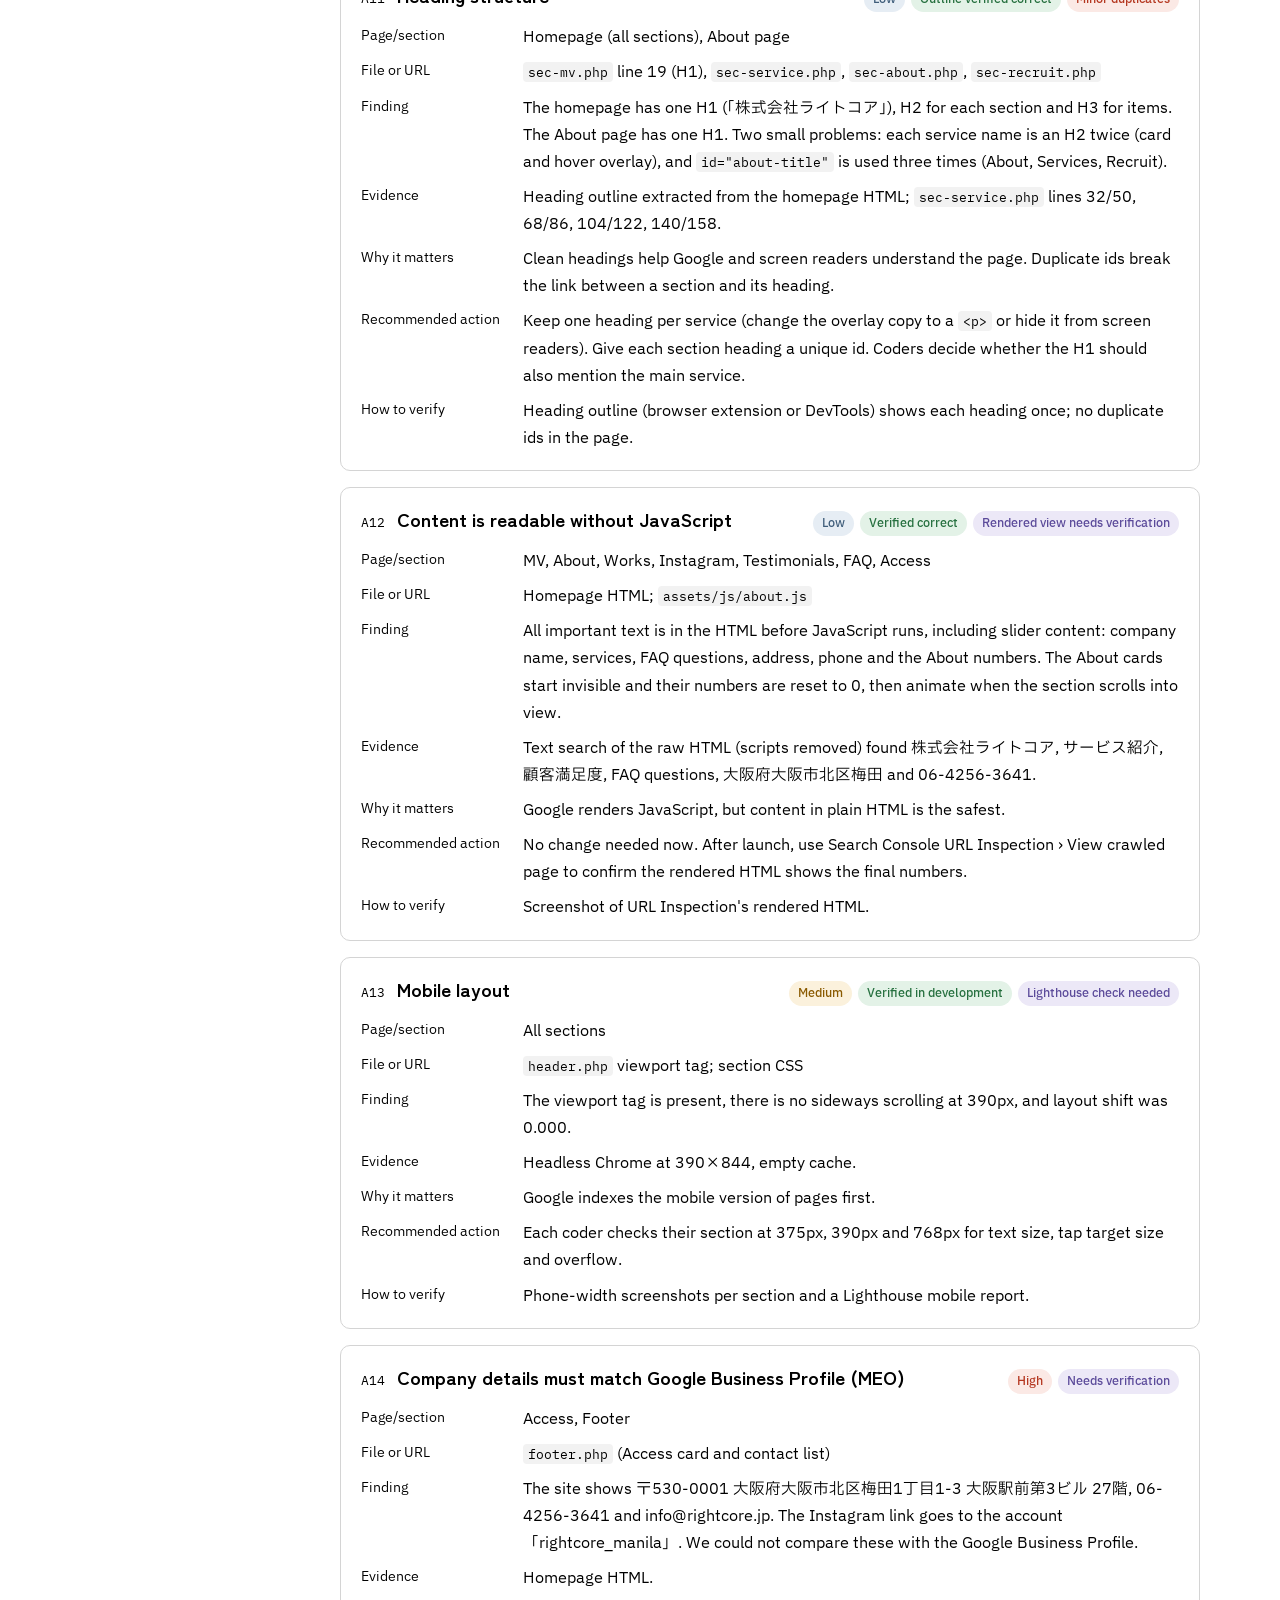
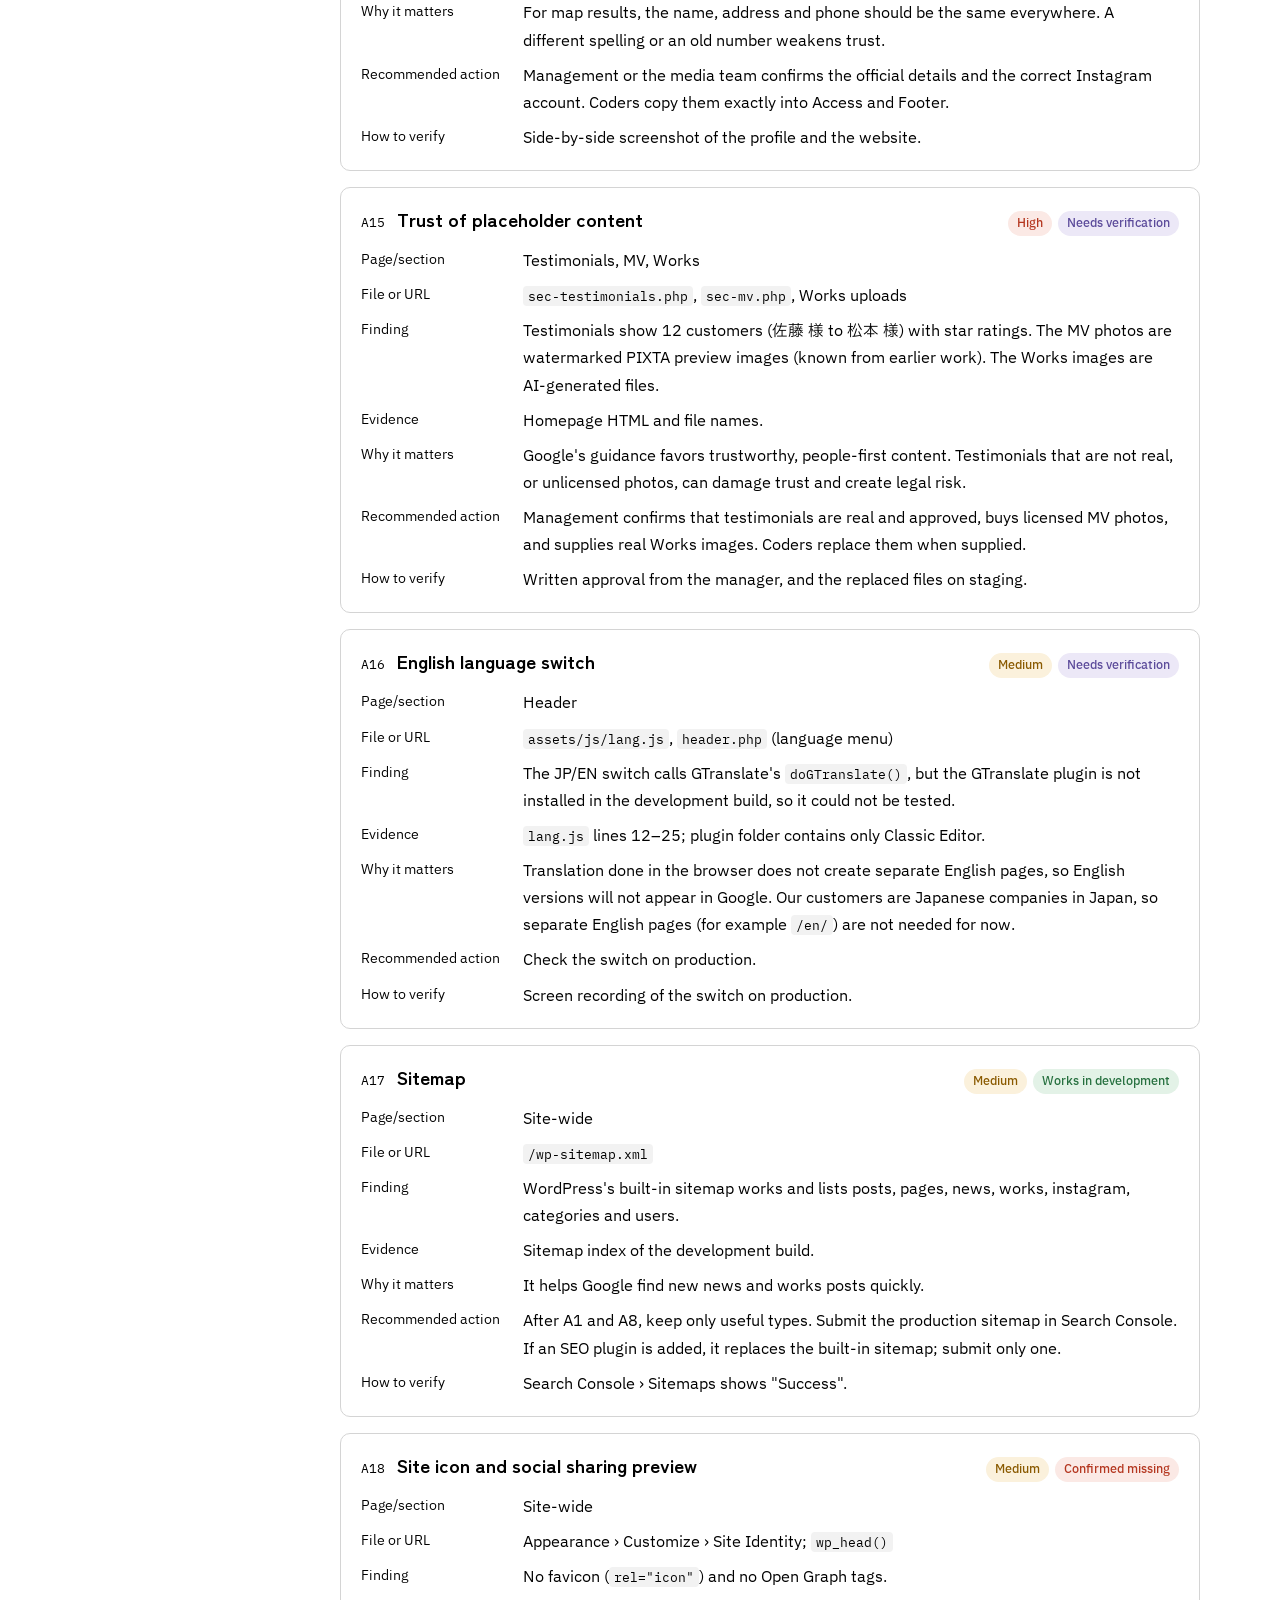
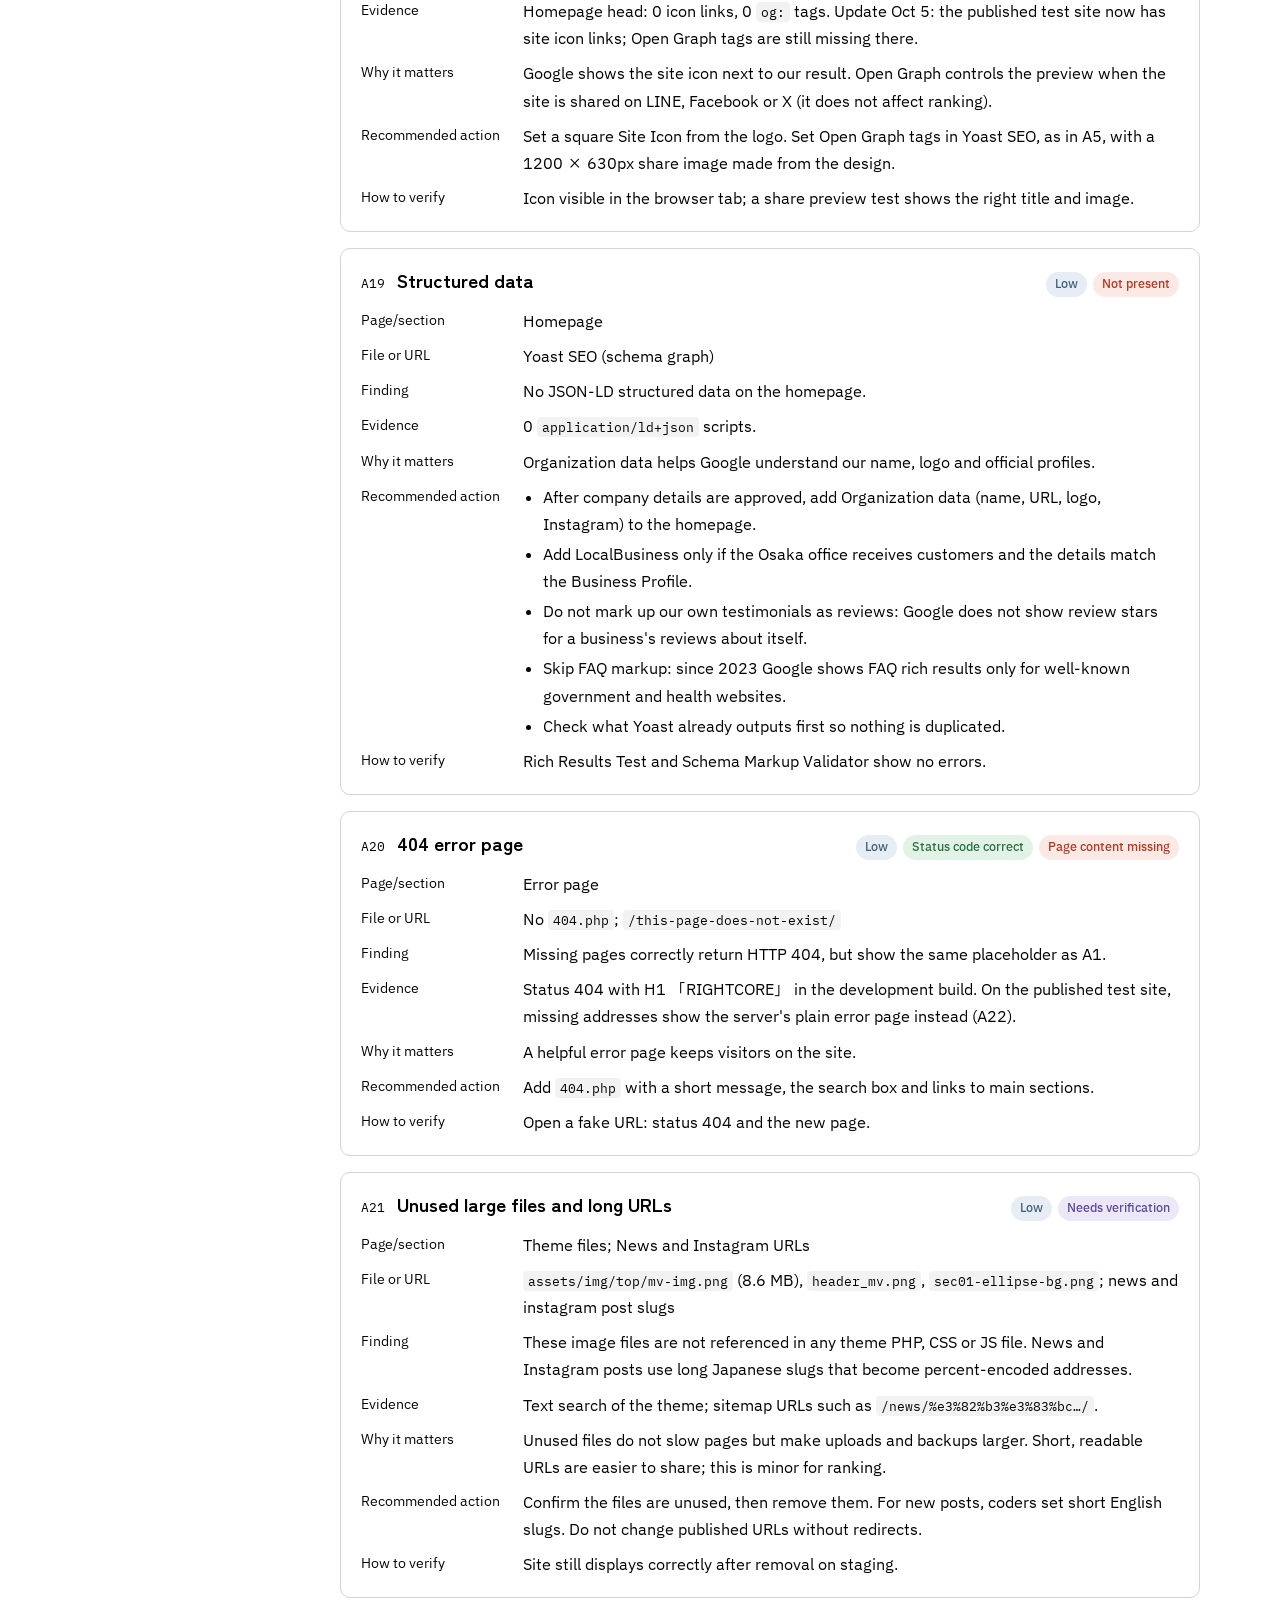
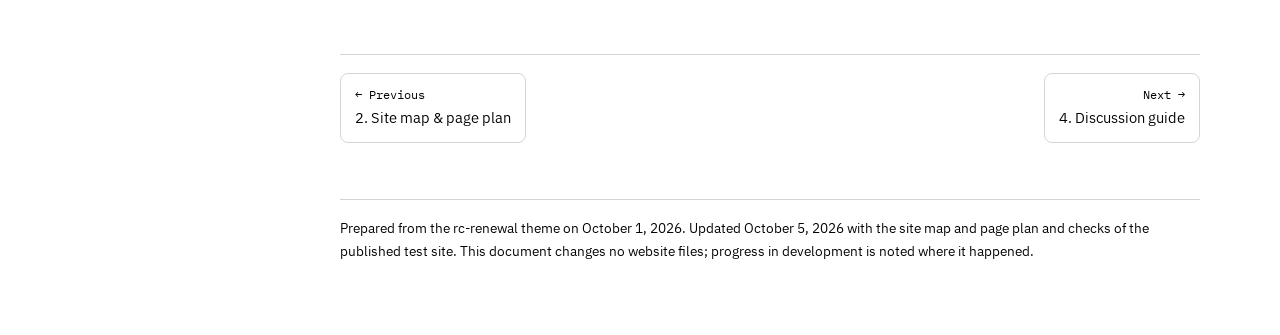
<file: 03-website-audit.html>
<!doctype html>
<html lang="en">

<head>
  <meta charset="utf-8">
  <meta name="viewport" content="width=device-width, initial-scale=1">
  <meta name="color-scheme" content="light">
  <meta name="robots" content="noindex, nofollow">
  <title>Website audit · RightCore SEO Plan</title>
  <link rel="preconnect" href="https://fonts.googleapis.com">
  <link rel="preconnect" href="https://fonts.gstatic.com" crossorigin>
  <link rel="stylesheet"
    href="https://fonts.googleapis.com/css2?family=IBM+Plex+Mono:wght@400;500&family=IBM+Plex+Sans+JP:wght@400;500;700&family=Zen+Kaku+Gothic+New:wght@700;900&display=swap">
  <link rel="stylesheet" href="styles.css">
</head>

<body>
  <div class="shell">
    <nav class="toc" aria-label="Contents">
      <a class="home" href="index.html">RightCore SEO Plan</a>
      <p>Contents</p>
      <ol>
        <li><a href="01-simple-explanation.html">1. Simple explanation</a></li>
        <li><a href="02-site-map.html">2. Site map &amp; page plan</a></li>
        <li><a href="03-website-audit.html" aria-current="page">3. Website audit</a></li>
        <li><a href="04-discussion-guide.html">4. Discussion guide</a></li>
        <li><a href="05-coder-tasks.html">5. Coder task list</a></li>
        <li><a href="05b-code-changes.html">5.1 Code changes</a></li>
        <li><a href="05c-wp-checklist.html">5.2 WP checklist &amp; plugins</a></li>
        <li><a href="06-questions.html">6. Questions for media &amp; manager</a></li>
        <li><a href="07-report-template.html">7. Oct 7 report template</a></li>
        <li><a href="09-sources.html">Sources</a></li>
      </ol>
    </nav>

    <main>
      <section id="audit">
        <h2>3. Website audit</h2>

        <div class="note">
          <h4>Scope and limits</h4>
          <ul>
            <li><strong>Checked:</strong> the rc-renewal theme files and the HTML the development build produces for
              <code>/</code>, <code>/about/</code>, <code>/news/</code>, <code>/works/</code>, <code>/instagram/</code>,
              single posts, the search page, <code>/robots.txt</code>, <code>/wp-sitemap.xml</code> and a missing URL.
              The mobile layout was checked at 390px width with an empty cache.</li>
            <li><strong>Plugins:</strong> when this audit was made, no SEO plugin was installed in the development build.
              <strong>Update Oct 5:</strong> we now have the project's WordPress admin accounts on development and
              production, and Yoast SEO is installed on both. Titles, descriptions, indexing, the sitemap, Open
              Graph and structured data will be set in Yoast SEO; the theme must not output a second copy.</li>
            <li><strong>Published test site (added October 5):</strong> the HTML of
              <code>https://offshore-tng02.sakura.ne.jp/right-core/</code>, the status of every planned page address,
              <code>/robots.txt</code>, the sitemap and the http to https redirect. Results are added to A1–A4, A9, A10,
              A18, A20 and the new A22.</li>
            <li><strong>Not checked (no access or not supplied):</strong> the final production domain and its settings,
              hosting settings of the test site, Google Search Console, analytics, Google Business
              Profile, real-user speed data, other websites linking to us, and keyword demand.</li>
            <li><strong>Speed numbers:</strong> file sizes are real. For load times, use PageSpeed Insights on the live
              or staging URL for real numbers.</li>
          </ul>
        </div>

        <div class="legend" aria-label="Legend">
          <span class="chip s-confirmed">Confirmed issue</span>
          <span class="chip s-ok">Verified correct</span>
          <span class="chip s-check">Needs verification</span>
          <span class="chip p-high">High</span>
          <span class="chip p-med">Medium</span>
          <span class="chip p-low">Low</span>
        </div>

        <div class="findings">

          <article class="finding">
            <div class="finding-head"><span class="num">A22</span>
              <h3>Published test site: every page except the homepage returns 404</h3>
              <div class="chips"><span class="chip p-high">High</span><span class="chip s-confirmed">Confirmed
                  issue</span><span class="chip s-check">New Oct 5</span></div>
            </div>
            <dl class="fields">
              <div>
                <dt>Page/section</dt>
                <dd>All subpages and posts on the published test site</dd>
              </div>
              <div>
                <dt>File or URL</dt>
                <dd><code>https://offshore-tng02.sakura.ne.jp/right-core/</code>; <code>.htaccess</code> in the
                  <code>right-core</code> folder; Settings › Permalinks</dd>
              </div>
              <div>
                <dt>Finding</dt>
                <dd>The homepage works, but <code>/news/</code>, <code>/works/</code>, <code>/works/onekamakura/</code>,
                  every other post, and all planned page addresses return the server's own "Not Found" page. WordPress
                  never runs for these addresses. The same content loads through WordPress with the plain form
                  <code>?post_type=news</code>, so the content exists; only the pretty addresses fail.</dd>
              </div>
              <div>
                <dt>Evidence</dt>
                <dd>HTTP 404 with the server's plain error page (not the theme) for every pretty address; HTTP 200 for
                  <code>/right-core/?post_type=news</code> and <code>?post_type=works</code>. The homepage links to 14
                  of these addresses. The sitemap address also returns 404 there (expected while search engines are
                  discouraged).</dd>
              </div>
              <div>
                <dt>Why it matters</dt>
                <dd>Every News, Works and Instagram link on the test site is broken, so nothing beyond the homepage can
                  be reviewed there. If the same server setup is used for launch, the live site would have the same
                  problem.</dd>
              </div>
              <div>
                <dt>Recommended action</dt>
                <dd>
                  <ul>
                    <li>In the test site's WordPress admin, open Settings › Permalinks and click Save. This rewrites
                      <code>.htaccess</code> if WordPress can write to it.</li>
                    <li>If it cannot, upload the standard WordPress <code>.htaccess</code> to the
                      <code>right-core</code> folder with <code>RewriteBase /right-core/</code> and
                      <code>RewriteRule . /right-core/index.php [L]</code>.</li>
                    <li>Check that the FTP upload did not skip hidden files such as <code>.htaccess</code>.</li>
                  </ul>
                </dd>
              </div>
              <div>
                <dt>How to verify</dt>
                <dd>Open <code>/right-core/news/</code> and one works post on the test site: the theme loads (not the
                  plain server page) and the status is 200.</dd>
              </div>
            </dl>
          </article>

          <article class="finding">
            <div class="finding-head"><span class="num">A1</span>
              <h3>News, Works and Instagram pages show only a placeholder</h3>
              <div class="chips"><span class="chip p-high">High</span><span class="chip s-confirmed">Confirmed
                  issue</span><span class="chip s-ok">News built</span></div>
            </div>
            <dl class="fields">
              <div>
                <dt>Page/section</dt>
                <dd>News list and posts, Works list and posts, Instagram list and posts, default post and page</dd>
              </div>
              <div>
                <dt>File or URL</dt>
                <dd><code>/news/</code>, <code>/works/</code>, <code>/instagram/</code>,
                  <code>/works/sushi-okazaki/</code> and every other single post, <code>/hello-world/</code>,
                  <code>/sample-page/</code>. Theme has only <code>index.php</code> as fallback (no
                  <code>archive-*.php</code> or <code>single-*.php</code>).</dd>
              </div>
              <div>
                <dt>Finding</dt>
                <dd>These URLs return HTTP 200 but show only an H1 「RIGHTCORE」 and the text 「トップページをご覧ください」. The real
                  post content is never displayed.</dd>
              </div>
              <div>
                <dt>Evidence</dt>
                <dd>Page source of <code>/works/sushi-okazaki/</code>: title 「Sushi Okazaki – rc_renewal_project」, H1
                  「RIGHTCORE」. The homepage links to these pages from Works cards, News items, Instagram cards and the
                  「すべて見る」 buttons, and all of them are listed in <code>/wp-sitemap.xml</code>.</dd>
              </div>
              <div>
                <dt>Why it matters</dt>
                <dd>Google finds many near-empty pages with the same text, which it can treat as low-value or as "soft
                  404" pages. Visitors who click a work or news item see nothing useful. This is the most important
                  problem found.</dd>
              </div>
              <div>
                <dt>Recommended action</dt>
                <dd>
                  <ul>
                    <li>News: build <code>archive-news.php</code> and <code>single-news.php</code>.</li>
                    <li>Works: build <code>archive-works.php</code> and <code>single-works.php</code>.</li>
                    <li>Instagram: an Instagram feed plugin will replace the temporary post type soon (see <a href="02-site-map.html#sns">SNS in the site map</a>). Until
                      then, keep its pages out of the sitemap and search; do not build templates for it.</li>
                  </ul>
                </dd>
              </div>
              <div>
                <dt>Progress (Oct 5)</dt>
                <dd>News list and detail templates are built in development (see <a href="02-site-map.html#news">News in the site map</a>); not yet uploaded. Works and Instagram
                  are still open. On the test site, <code>?post_type=news</code> and
                  <code>?post_type=works</code> still show the placeholder.</dd>
              </div>
              <div>
                <dt>How to verify</dt>
                <dd>Open each list and single URL: the H1 is the real post or list title, the content appears, and the
                  page title is unique. Search the page source for 「トップページをご覧ください」; it should not appear on any of these
                  pages.</dd>
              </div>
            </dl>
          </article>

          <article class="finding">
            <div class="finding-head"><span class="num">A2</span>
              <h3>Site name is a placeholder in every page title</h3>
              <div class="chips"><span class="chip p-high">High</span><span class="chip s-confirmed">Confirmed in
                  development</span><span class="chip s-ok">Fixed on test site</span></div>
            </div>
            <dl class="fields">
              <div>
                <dt>Page/section</dt>
                <dd>All pages</dd>
              </div>
              <div>
                <dt>File or URL</dt>
                <dd>WordPress Settings › General › Site Title. Titles are printed by <code>wp_head()</code> through
                  <code>add_theme_support('title-tag')</code> in <code>functions.php</code>.</dd>
              </div>
              <div>
                <dt>Finding</dt>
                <dd>The homepage title is only 「rc_renewal_project」, and other pages end with 「– rc_renewal_project」.
                </dd>
              </div>
              <div>
                <dt>Evidence</dt>
                <dd><code>&lt;title&gt;rc_renewal_project&lt;/title&gt;</code> on <code>/</code>; 「私たちについて –
                  rc_renewal_project」 on <code>/about/</code>; 「Search Results for “Web” – rc_renewal_project」 on the
                  search page (English text on a Japanese site). Published test site: the homepage title is 「株式会社ライトコア」
                  and post types end with 「– 株式会社ライトコア」, so the setting is already done there. The development build
                  still shows the placeholder.</dd>
              </div>
              <div>
                <dt>Why it matters</dt>
                <dd>The title is the main source for the blue link Google shows. A project code name tells nobody what
                  the company does.</dd>
              </div>
              <div>
                <dt>Recommended action</dt>
                <dd>Set the approved company name as Site Title. Give the homepage its own title that names the company
                  and main service (written by coders in Yoast SEO). Set the WordPress language to Japanese (see A4) so
                  built-in titles such as the search page are Japanese.</dd>
              </div>
              <div>
                <dt>Progress (Oct 5)</dt>
                <dd>In development, the theme no longer types the company name by hand: the MV heading, logo
                  <code>alt</code>, footer map card and three other places now show the Site Title
                  (<a href="05b-code-changes.html#site-name">C14</a>). Changing Settings › General › Site Title now
                  updates the page title and the name on the page together. The development build still has the
                  placeholder Site Title, so it shows 「rc_renewal_project」 in those places until the setting is
                  changed.</dd>
              </div>
              <div>
                <dt>How to verify</dt>
                <dd>Page source of <code>/</code>, <code>/about/</code>, a news post and a works post shows the
                  approved, unique titles.</dd>
              </div>
            </dl>
          </article>

          <article class="finding">
            <div class="finding-head"><span class="num">A3</span>
              <h3>Broken links and placeholder links</h3>
              <div class="chips"><span class="chip p-high">High</span><span class="chip s-confirmed">Confirmed
                  issue</span></div>
            </div>
            <dl class="fields">
              <div>
                <dt>Page/section</dt>
                <dd>Header, About, Services, Recruit, FAQ, Footer</dd>
              </div>
              <div>
                <dt>File or URL</dt>
                <dd><code>header.php</code>, <code>footer.php</code>, <code>template-parts/sec-about.php</code>,
                  <code>sec-service.php</code>, <code>sec-recruit.php</code>, <code>sec-faq.php</code></dd>
              </div>
              <div>
                <dt>Finding</dt>
                <dd>
                  <ul>
                    <li><code>/faq/</code> returns 404 (FAQ button, <code>sec-faq.php</code> line 75).</li>
                    <li><code>/privacy-policy/</code> returns 404 (footer, <code>footer.php</code> line 139).</li>
                    <li><code>#company</code> has no matching section on any page (<code>header.php</code> line 270,
                      <code>footer.php</code> line 132).</li>
                    <li><code>#services</code> does not exist; the section id is <code>service</code>
                      (<code>footer.php</code> line 131).</li>
                    <li>On <code>/about/</code>, menu links such as <code>#works</code> and <code>#faq</code> point to
                      sections that only exist on the homepage.</li>
                    <li>14 links on the homepage use <code>href="#"</code>: もっと見る buttons in About
                      (<code>sec-about.php</code> 58), Services (<code>sec-service.php</code> 22, 175) and Recruit
                      (<code>sec-recruit.php</code> 28); service card links (<code>sec-service.php</code> 56, 92, 128,
                      164, and an empty <code>href=""</code> at line 44); Facebook and X icons (<code>footer.php</code>
                      106, 115).</li>
                  </ul>
                </dd>
              </div>
              <div>
                <dt>Evidence</dt>
                <dd>HTTP status checks, and a scan of every <code>&lt;a&gt;</code> in the homepage and
                  <code>/about/</code> HTML.</dd>
              </div>
              <div>
                <dt>Why it matters</dt>
                <dd>Google discovers pages by following real links with an <code>href</code> address. Dead links also
                  waste visitors' clicks and look unfinished.</dd>
              </div>
              <div>
                <dt>Recommended action</dt>
                <dd>Point every link to its page address, even before the page is built: menu items, contact buttons,
                  もっと見る buttons and service cards. They return 404 only until each page in the page plan is
                  published. Use dummy addresses for Facebook and X until the official accounts are confirmed. Never
                  leave <code>#</code> or an empty <code>href</code>.</dd>
              </div>
              <div>
                <dt>Progress (Oct 5)</dt>
                <dd>Done in development (<a href="05b-code-changes.html#nav-links">C2</a>,
                  <a href="05b-code-changes.html#buttons">C3</a>):
                  <ul>
                    <li>Header, mobile menu and footer site map link to <code>/about/</code>, <code>/service/</code>,
                      <code>/company/</code>, <code>/works/</code>, <code>/recruit/</code>, <code>/faq/</code> and the
                      News list. Contact buttons link to <code>/contact/</code>.</li>
                    <li>もっと見る buttons link to <code>/about/</code>, <code>/service/</code> and
                      <code>/recruit/</code>. Service cards link to <code>/service/#creative</code>, <code>#design</code>,
                      <code>#media</code> and <code>#global</code>.</li>
                    <li>Facebook and X use dummy addresses (<code>https://www.facebook.com/</code>,
                      <code>https://x.com/</code>) until the accounts are confirmed.</li>
                    <li>The homepage has no <code>href="#"</code> or empty links left.</li>
                  </ul>
                  Expected for now: About, News and Works open; the other addresses are 404 until their pages are built
                  (<a href="02-site-map.html">section 2</a>). The test site still has the old links until the theme is
                  uploaded.</dd>
              </div>
              <div>
                <dt>How to verify</dt>
                <dd>Run a link checker (for example a site crawler) on staging: no 404s and no <code>#</code> links.
                  Click every menu item from both <code>/</code> and <code>/about/</code>.</dd>
              </div>
            </dl>
          </article>

          <article class="finding">
            <div class="finding-head"><span class="num">A4</span>
              <h3>Page language is set to English</h3>
              <div class="chips"><span class="chip p-med">Medium</span><span class="chip s-confirmed">Confirmed in
                  development</span><span class="chip s-ok">Fixed on test site</span></div>
            </div>
            <dl class="fields">
              <div>
                <dt>Page/section</dt>
                <dd>All pages</dd>
              </div>
              <div>
                <dt>File or URL</dt>
                <dd>WordPress Settings › General › Site Language; <code>language_attributes()</code> in
                  <code>header.php</code> line 2</dd>
              </div>
              <div>
                <dt>Finding</dt>
                <dd>The page says it is English while the content is Japanese.</dd>
              </div>
              <div>
                <dt>Evidence</dt>
                <dd><code>&lt;html lang="en-US"&gt;</code> in the development homepage source. The published test site
                  already shows <code>&lt;html lang="ja"&gt;</code>.</dd>
              </div>
              <div>
                <dt>Why it matters</dt>
                <dd>Browsers, screen readers and translation tools use this value. A wrong language causes wrong
                  pronunciation and translation prompts.</dd>
              </div>
              <div>
                <dt>Recommended action</dt>
                <dd>Set Site Language to 日本語 so WordPress prints <code>lang="ja"</code>. <code>lang.js</code> already
                  switches it when a visitor changes language.</dd>
              </div>
              <div>
                <dt>How to verify</dt>
                <dd>Page source shows <code>&lt;html lang="ja"&gt;</code>.</dd>
              </div>
            </dl>
          </article>

          <article class="finding">
            <div class="finding-head"><span class="num">A5</span>
              <h3>No meta descriptions</h3>
              <div class="chips"><span class="chip p-med">Medium</span><span class="chip s-confirmed">Confirmed
                  issue</span></div>
            </div>
            <dl class="fields">
              <div>
                <dt>Page/section</dt>
                <dd>All pages</dd>
              </div>
              <div>
                <dt>File or URL</dt>
                <dd><code>header.php</code> (<code>wp_head()</code>); Yoast SEO now installed</dd>
              </div>
              <div>
                <dt>Finding</dt>
                <dd>No page has a <code>&lt;meta name="description"&gt;</code>.</dd>
              </div>
              <div>
                <dt>Evidence</dt>
                <dd>Checked <code>/</code>, <code>/about/</code>, <code>/news/</code>, <code>/works/</code> and the
                  search page: 0 description tags.</dd>
              </div>
              <div>
                <dt>Why it matters</dt>
                <dd>Google may use the description as the text under the link. Without one, Google picks text from the
                  page itself. It does not change rankings, but a good summary can help people choose our result.</dd>
              </div>
              <div>
                <dt>Recommended action</dt>
                <dd>Set all metadata in Yoast SEO, in WordPress admin. Do not also add it in the theme, or pages
                  will show two descriptions. Coders write a unique description for each page, starting with the
                  homepage, About, News list and Works list.</dd>
              </div>
              <div>
                <dt>How to verify</dt>
                <dd>Page source shows exactly one description per page, with the approved text.</dd>
              </div>
            </dl>
          </article>

          <article class="finding">
            <div class="finding-head"><span class="num">A6</span>
              <h3>Homepage is very heavy on phones</h3>
              <div class="chips"><span class="chip p-high">High</span><span class="chip s-confirmed">Confirmed
                  issue</span></div>
            </div>
            <dl class="fields">
              <div>
                <dt>Page/section</dt>
                <dd>Homepage, mainly MV, Recruit, Works, Footer/Contact, and site-wide fonts</dd>
              </div>
              <div>
                <dt>File or URL</dt>
                <dd><code>assets/css/fonts/NotoSans.ttf</code>, <code>assets/img/top/mv01–04.jpg</code>,
                  <code>footer/cta-bg.jpg</code>, <code>top/header_mv.jpg</code>, <code>top/sec04-bg.png</code>,
                  uploaded Works images</dd>
              </div>
              <div>
                <dt>Finding</dt>
                <dd>One homepage visit downloads about 27.4 MB in 66 requests.</dd>
              </div>
              <div>
                <dt>Evidence</dt>
                <dd>
                  <ul>
                    <li>NotoSans.ttf font: 8.9 MB</li>
                    <li>MV photos mv01–mv04.jpg: 1.4–2.4 MB each</li>
                    <li>cta-bg.jpg 1.6 MB, header_mv.jpg 1.4 MB, sec04-bg.png 1.2 MB</li>
                    <li>Four uploaded Works images named <code>ChatGPT-Image-…-1024x889.png</code>: 0.95–1.3 MB each
                    </li>
                    <li>Only 19 of 42 images have <code>width</code> and <code>height</code> attributes</li>
                    <li>The largest item on screen (LCP) is <code>mv02.jpg</code>; layout shift (CLS) measured 0.000
                    </li>
                  </ul>
                </dd>
              </div>
              <div>
                <dt>Why it matters</dt>
                <dd>Phones on mobile data load this slowly. Google includes loading experience (Core Web Vitals) in page
                  experience, and slow pages lose visitors before they contact us.</dd>
              </div>
              <div>
                <dt>Recommended action</dt>
                <dd>
                  <ul>
                    <li>Replace the 8.9 MB TTF with a subset WOFF2 file or Google Fonts' Noto Sans JP with
                      <code>display=swap</code>.</li>
                    <li>Resize photos to about twice their largest displayed size and export as WebP or compressed JPEG.
                      Aim for under about 300 KB each (see <a href="02-site-map.html">Suggested image sizes</a>).</li>
                    <li>Keep the first MV image loading immediately and add <code>fetchpriority="high"</code>; keep
                      <code>loading="lazy"</code> on images further down.</li>
                    <li>Add <code>width</code> and <code>height</code> to every <code>&lt;img&gt;</code>.</li>
                    <li>Resize the Works images ourselves and output them with WordPress image sizes (<code>srcset</code>).</li>
                  </ul>
                </dd>
              </div>
              <div>
                <dt>How to verify</dt>
                <dd>DevTools › Network with cache disabled: record total transferred size before and after. PageSpeed
                  Insights (mobile) on the staging or live URL: save the report before and after.</dd>
              </div>
            </dl>
          </article>

          <article class="finding">
            <div class="finding-head"><span class="num">A7</span>
              <h3>Important images have no alt text</h3>
              <div class="chips"><span class="chip p-med">Medium</span><span class="chip s-confirmed">Confirmed
                  issue</span></div>
            </div>
            <dl class="fields">
              <div>
                <dt>Page/section</dt>
                <dd>MV, About, Recruit</dd>
              </div>
              <div>
                <dt>File or URL</dt>
                <dd><code>sec-mv.php</code> (mv01–04.jpg), <code>sec-about.php</code> (img01.png),
                  <code>sec-recruit.php</code> (img02.png)</dd>
              </div>
              <div>
                <dt>Finding</dt>
                <dd>28 of 42 homepage images have <code>alt=""</code>. Most are correctly empty because they are
                  decorative (bullets, icons next to text, testimonial avatars next to names). The MV photos and the
                  About and Recruit photos carry meaning but also have empty alt.</dd>
              </div>
              <div>
                <dt>Evidence</dt>
                <dd>Homepage HTML scan: 0 images missing the alt attribute; 28 with empty alt; list above.</dd>
              </div>
              <div>
                <dt>Why it matters</dt>
                <dd>Google uses alt text to understand images, and screen reader users hear it instead of the image.
                </dd>
              </div>
              <div>
                <dt>Recommended action</dt>
                <dd>Coders write short, factual Japanese alt text for meaningful photos. Where the image shows text, the
                  alt repeats that text. Keep <code>alt=""</code> for decorative images (see
                  <a href="02-site-map.html">Alt text rules</a>).</dd>
              </div>
              <div>
                <dt>How to verify</dt>
                <dd>List of each changed image with its new alt, checked in page source.</dd>
              </div>
            </dl>
          </article>

          <article class="finding">
            <div class="finding-head"><span class="num">A8</span>
              <h3>Test content is published and listed in the sitemap</h3>
              <div class="chips"><span class="chip p-high">High</span><span class="chip s-confirmed">Confirmed in
                  development</span><span class="chip s-check">Production needs verification</span></div>
            </div>
            <dl class="fields">
              <div>
                <dt>Page/section</dt>
                <dd>Site-wide</dd>
              </div>
              <div>
                <dt>File or URL</dt>
                <dd><code>/hello-world/</code>, <code>/sample-page/</code>, <code>/author/rc_renewal_project/</code>,
                  Uncategorized category; <code>/wp-sitemap.xml</code></dd>
              </div>
              <div>
                <dt>Finding</dt>
                <dd>WordPress's default post and page are published, and the sitemap lists them together with an author
                  page and the category list.</dd>
              </div>
              <div>
                <dt>Evidence</dt>
                <dd><code>wp-sitemap-posts-post-1.xml</code> lists <code>/hello-world/</code>;
                  <code>wp-sitemap-posts-page-1.xml</code> lists <code>/sample-page/</code>;
                  <code>wp-sitemap-users-1.xml</code> lists the author page, which also shows the admin username.</dd>
              </div>
              <div>
                <dt>Why it matters</dt>
                <dd>Test pages can appear in Google and look unprofessional.</dd>
              </div>
              <div>
                <dt>Recommended action</dt>
                <dd>Delete the sample post and page on production after confirming, and decide whether author and
                  category sitemaps are needed (turn them off in Yoast SEO). Also check for
                  duplicate posts: Instagram has two posts named 「新しいコーポレートサイトが公開されました」 (one with slug ending
                  <code>-2</code>).</dd>
              </div>
              <div>
                <dt>How to verify</dt>
                <dd>The URLs return 404 and no longer appear in <code>/wp-sitemap.xml</code>.</dd>
              </div>
            </dl>
          </article>

          <article class="finding">
            <div class="finding-head"><span class="num">A9</span>
              <h3>Indexing settings: staging must stay hidden, production must stay open</h3>
              <div class="chips"><span class="chip p-high">High</span><span class="chip s-ok">Development
                  verified</span><span class="chip s-ok">Test site hidden</span><span class="chip s-check">Production
                  needs verification</span></div>
            </div>
            <dl class="fields">
              <div>
                <dt>Page/section</dt>
                <dd>Site-wide</dd>
              </div>
              <div>
                <dt>File or URL</dt>
                <dd>Settings › Reading › Search engine visibility; <code>/robots.txt</code></dd>
              </div>
              <div>
                <dt>Finding</dt>
                <dd>In the development build, pages have no noindex, robots.txt allows crawling and lists the sitemap,
                  and the search results page correctly has <code>noindex, follow</code>. The published test site
                  (<code>offshore-tng02.sakura.ne.jp/right-core</code>) has <code>noindex, nofollow</code> on its
                  homepage, so it is hidden from Google as it should be. Its domain <code>/robots.txt</code> allows
                  everything, which is fine because noindex is what hides the pages. Production could not be checked.
                </dd>
              </div>
              <div>
                <dt>Evidence</dt>
                <dd>Homepage: <code>&lt;meta name='robots' content='max-image-preview:large'&gt;</code>. Search page:
                  <code>noindex, follow</code>. robots.txt: <code>Disallow: /wp-admin/</code> and the sitemap line.</dd>
              </div>
              <div>
                <dt>Why it matters</dt>
                <dd>If staging is indexed, Google may show the test copy instead of the real site. If production
                  accidentally has noindex, the real site disappears from Google.</dd>
              </div>
              <div>
                <dt>Recommended action</dt>
                <dd>Staging: turn on "Discourage search engines" and, ideally, protect it with a password. Production:
                  confirm it is not discouraged. Remember that robots.txt alone does not keep a page out of Google.</dd>
              </div>
              <div>
                <dt>How to verify</dt>
                <dd>Screenshots of the Reading setting on each server, page source of each homepage, and each
                  <code>/robots.txt</code>. After launch: Search Console › Pages report.</dd>
              </div>
            </dl>
          </article>

          <article class="finding">
            <div class="finding-head"><span class="num">A10</span>
              <h3>Canonical URLs and redirects</h3>
              <div class="chips"><span class="chip p-med">Medium</span><span class="chip s-confirmed">Homepage
                  missing</span><span class="chip s-check">Production needs verification</span></div>
            </div>
            <dl class="fields">
              <div>
                <dt>Page/section</dt>
                <dd>Homepage; site-wide</dd>
              </div>
              <div>
                <dt>File or URL</dt>
                <dd><code>/</code>; server and hosting settings</dd>
              </div>
              <div>
                <dt>Finding</dt>
                <dd><code>/about/</code> and single posts output a canonical tag; the homepage does not. On the
                  published test site, <code>http://</code> loads the page directly (status 200) instead of redirecting
                  to <code>https://</code>. That is acceptable for a hidden test copy, but production must redirect.
                  Production redirects could not be checked.</dd>
              </div>
              <div>
                <dt>Evidence</dt>
                <dd><code>rel="canonical"</code> present on <code>/about/</code> and <code>/works/sushi-okazaki/</code>,
                  absent on <code>/</code>.</dd>
              </div>
              <div>
                <dt>Why it matters</dt>
                <dd>If the same page is reachable at several addresses, a canonical tag and redirects tell Google which
                  one to show.</dd>
              </div>
              <div>
                <dt>Recommended action</dt>
                <dd>Add the homepage canonical through the chosen metadata method (A5). On production, confirm that
                  <code>http://</code> and the non-preferred www version redirect to one HTTPS address.</dd>
              </div>
              <div>
                <dt>How to verify</dt>
                <dd>Page source shows one canonical on every page. Each address variant redirects with a 301 to the
                  preferred one.</dd>
              </div>
            </dl>
          </article>

          <article class="finding">
            <div class="finding-head"><span class="num">A11</span>
              <h3>Heading structure</h3>
              <div class="chips"><span class="chip p-low">Low</span><span class="chip s-ok">Outline verified
                  correct</span><span class="chip s-confirmed">Minor duplicates</span></div>
            </div>
            <dl class="fields">
              <div>
                <dt>Page/section</dt>
                <dd>Homepage (all sections), About page</dd>
              </div>
              <div>
                <dt>File or URL</dt>
                <dd><code>sec-mv.php</code> line 19 (H1), <code>sec-service.php</code>, <code>sec-about.php</code>,
                  <code>sec-recruit.php</code></dd>
              </div>
              <div>
                <dt>Finding</dt>
                <dd>The homepage has one H1 (「株式会社ライトコア」), H2 for each section and H3 for items. The About page has one
                  H1. Two small problems: each service name is an H2 twice (card and hover overlay), and
                  <code>id="about-title"</code> is used three times (About, Services, Recruit).</dd>
              </div>
              <div>
                <dt>Evidence</dt>
                <dd>Heading outline extracted from the homepage HTML; <code>sec-service.php</code> lines 32/50, 68/86,
                  104/122, 140/158.</dd>
              </div>
              <div>
                <dt>Why it matters</dt>
                <dd>Clean headings help Google and screen readers understand the page. Duplicate ids break the link
                  between a section and its heading.</dd>
              </div>
              <div>
                <dt>Recommended action</dt>
                <dd>Keep one heading per service (change the overlay copy to a <code>&lt;p&gt;</code> or hide it from
                  screen readers). Give each section heading a unique id. Coders decide whether the H1 should also mention the
                  main service.</dd>
              </div>
              <div>
                <dt>How to verify</dt>
                <dd>Heading outline (browser extension or DevTools) shows each heading once; no duplicate ids in the
                  page.</dd>
              </div>
            </dl>
          </article>

          <article class="finding">
            <div class="finding-head"><span class="num">A12</span>
              <h3>Content is readable without JavaScript</h3>
              <div class="chips"><span class="chip p-low">Low</span><span class="chip s-ok">Verified correct</span><span
                  class="chip s-check">Rendered view needs verification</span></div>
            </div>
            <dl class="fields">
              <div>
                <dt>Page/section</dt>
                <dd>MV, About, Works, Instagram, Testimonials, FAQ, Access</dd>
              </div>
              <div>
                <dt>File or URL</dt>
                <dd>Homepage HTML; <code>assets/js/about.js</code></dd>
              </div>
              <div>
                <dt>Finding</dt>
                <dd>All important text is in the HTML before JavaScript runs, including slider content: company name,
                  services, FAQ questions, address, phone and the About numbers. The About cards start invisible and
                  their numbers are reset to 0, then animate when the section scrolls into view.</dd>
              </div>
              <div>
                <dt>Evidence</dt>
                <dd>Text search of the raw HTML (scripts removed) found 株式会社ライトコア, サービス紹介, 顧客満足度, FAQ questions,
                  大阪府大阪市北区梅田 and 06-4256-3641.</dd>
              </div>
              <div>
                <dt>Why it matters</dt>
                <dd>Google renders JavaScript, but content in plain HTML is the safest.</dd>
              </div>
              <div>
                <dt>Recommended action</dt>
                <dd>No change needed now. After launch, use Search Console URL Inspection › View crawled page to confirm
                  the rendered HTML shows the final numbers.</dd>
              </div>
              <div>
                <dt>How to verify</dt>
                <dd>Screenshot of URL Inspection's rendered HTML.</dd>
              </div>
            </dl>
          </article>

          <article class="finding">
            <div class="finding-head"><span class="num">A13</span>
              <h3>Mobile layout</h3>
              <div class="chips"><span class="chip p-med">Medium</span><span class="chip s-ok">Verified in
                  development</span><span class="chip s-check">Lighthouse check needed</span></div>
            </div>
            <dl class="fields">
              <div>
                <dt>Page/section</dt>
                <dd>All sections</dd>
              </div>
              <div>
                <dt>File or URL</dt>
                <dd><code>header.php</code> viewport tag; section CSS</dd>
              </div>
              <div>
                <dt>Finding</dt>
                <dd>The viewport tag is present, there is no sideways scrolling at 390px, and layout shift was 0.000.
                </dd>
              </div>
              <div>
                <dt>Evidence</dt>
                <dd>Headless Chrome at 390×844, empty cache.</dd>
              </div>
              <div>
                <dt>Why it matters</dt>
                <dd>Google indexes the mobile version of pages first.</dd>
              </div>
              <div>
                <dt>Recommended action</dt>
                <dd>Each coder checks their section at 375px, 390px and 768px for text size, tap target size and
                  overflow.</dd>
              </div>
              <div>
                <dt>How to verify</dt>
                <dd>Phone-width screenshots per section and a Lighthouse mobile report.</dd>
              </div>
            </dl>
          </article>

          <article class="finding">
            <div class="finding-head"><span class="num">A14</span>
              <h3>Company details must match Google Business Profile (MEO)</h3>
              <div class="chips"><span class="chip p-high">High</span><span class="chip s-check">Needs
                  verification</span></div>
            </div>
            <dl class="fields">
              <div>
                <dt>Page/section</dt>
                <dd>Access, Footer</dd>
              </div>
              <div>
                <dt>File or URL</dt>
                <dd><code>footer.php</code> (Access card and contact list)</dd>
              </div>
              <div>
                <dt>Finding</dt>
                <dd>The site shows 〒530-0001 大阪府大阪市北区梅田1丁目1-3 大阪駅前第3ビル 27階, 06-4256-3641 and info@rightcore.jp. The
                  Instagram link goes to the account 「rightcore_manila」. We could not compare these with the Google
                  Business Profile.</dd>
              </div>
              <div>
                <dt>Evidence</dt>
                <dd>Homepage HTML.</dd>
              </div>
              <div>
                <dt>Why it matters</dt>
                <dd>For map results, the name, address and phone should be the same everywhere. A different spelling or
                  an old number weakens trust.</dd>
              </div>
              <div>
                <dt>Recommended action</dt>
                <dd>Management or the media team confirms the official details and the correct Instagram account. Coders
                  copy them exactly into Access and Footer.</dd>
              </div>
              <div>
                <dt>How to verify</dt>
                <dd>Side-by-side screenshot of the profile and the website.</dd>
              </div>
            </dl>
          </article>

          <article class="finding">
            <div class="finding-head"><span class="num">A15</span>
              <h3>Trust of placeholder content</h3>
              <div class="chips"><span class="chip p-high">High</span><span class="chip s-check">Needs
                  verification</span></div>
            </div>
            <dl class="fields">
              <div>
                <dt>Page/section</dt>
                <dd>Testimonials, MV, Works</dd>
              </div>
              <div>
                <dt>File or URL</dt>
                <dd><code>sec-testimonials.php</code>, <code>sec-mv.php</code>, Works uploads</dd>
              </div>
              <div>
                <dt>Finding</dt>
                <dd>Testimonials show 12 customers (佐藤 様 to 松本 様) with star ratings. The MV photos are watermarked PIXTA
                  preview images (known from earlier work). The Works images are AI-generated files.</dd>
              </div>
              <div>
                <dt>Evidence</dt>
                <dd>Homepage HTML and file names.</dd>
              </div>
              <div>
                <dt>Why it matters</dt>
                <dd>Google's guidance favors trustworthy, people-first content. Testimonials that are not real, or
                  unlicensed photos, can damage trust and create legal risk.</dd>
              </div>
              <div>
                <dt>Recommended action</dt>
                <dd>Management confirms that testimonials are real and approved, buys licensed MV photos, and supplies
                  real Works images. Coders replace them when supplied.</dd>
              </div>
              <div>
                <dt>How to verify</dt>
                <dd>Written approval from the manager, and the replaced files on staging.</dd>
              </div>
            </dl>
          </article>

          <article class="finding">
            <div class="finding-head"><span class="num">A16</span>
              <h3>English language switch</h3>
              <div class="chips"><span class="chip p-med">Medium</span><span class="chip s-check">Needs
                  verification</span></div>
            </div>
            <dl class="fields">
              <div>
                <dt>Page/section</dt>
                <dd>Header</dd>
              </div>
              <div>
                <dt>File or URL</dt>
                <dd><code>assets/js/lang.js</code>, <code>header.php</code> (language menu)</dd>
              </div>
              <div>
                <dt>Finding</dt>
                <dd>The JP/EN switch calls GTranslate's <code>doGTranslate()</code>, but the GTranslate plugin is not
                  installed in the development build, so it could not be tested.</dd>
              </div>
              <div>
                <dt>Evidence</dt>
                <dd><code>lang.js</code> lines 12–25; plugin folder contains only Classic Editor.</dd>
              </div>
              <div>
                <dt>Why it matters</dt>
                <dd>Translation done in the browser does not create separate English pages, so English versions will not
                  appear in Google. Our customers are Japanese companies in Japan, so separate English pages (for example
                  <code>/en/</code>) are not needed for now.</dd>
              </div>
              <div>
                <dt>Recommended action</dt>
                <dd>Check the switch on production.</dd>
              </div>
              <div>
                <dt>How to verify</dt>
                <dd>Screen recording of the switch on production.</dd>
              </div>
            </dl>
          </article>

          <article class="finding">
            <div class="finding-head"><span class="num">A17</span>
              <h3>Sitemap</h3>
              <div class="chips"><span class="chip p-med">Medium</span><span class="chip s-ok">Works in
                  development</span></div>
            </div>
            <dl class="fields">
              <div>
                <dt>Page/section</dt>
                <dd>Site-wide</dd>
              </div>
              <div>
                <dt>File or URL</dt>
                <dd><code>/wp-sitemap.xml</code></dd>
              </div>
              <div>
                <dt>Finding</dt>
                <dd>WordPress's built-in sitemap works and lists posts, pages, news, works, instagram, categories and
                  users.</dd>
              </div>
              <div>
                <dt>Evidence</dt>
                <dd>Sitemap index of the development build.</dd>
              </div>
              <div>
                <dt>Why it matters</dt>
                <dd>It helps Google find new news and works posts quickly.</dd>
              </div>
              <div>
                <dt>Recommended action</dt>
                <dd>After A1 and A8, keep only useful types. Submit the production sitemap in Search Console. If an SEO
                  plugin is added, it replaces the built-in sitemap; submit only one.</dd>
              </div>
              <div>
                <dt>How to verify</dt>
                <dd>Search Console › Sitemaps shows "Success".</dd>
              </div>
            </dl>
          </article>

          <article class="finding">
            <div class="finding-head"><span class="num">A18</span>
              <h3>Site icon and social sharing preview</h3>
              <div class="chips"><span class="chip p-med">Medium</span><span class="chip s-confirmed">Confirmed
                  missing</span></div>
            </div>
            <dl class="fields">
              <div>
                <dt>Page/section</dt>
                <dd>Site-wide</dd>
              </div>
              <div>
                <dt>File or URL</dt>
                <dd>Appearance › Customize › Site Identity; <code>wp_head()</code></dd>
              </div>
              <div>
                <dt>Finding</dt>
                <dd>No favicon (<code>rel="icon"</code>) and no Open Graph tags.</dd>
              </div>
              <div>
                <dt>Evidence</dt>
                <dd>Homepage head: 0 icon links, 0 <code>og:</code> tags. Update Oct 5: the published test site now has
                  site icon links; Open Graph tags are still missing there.</dd>
              </div>
              <div>
                <dt>Why it matters</dt>
                <dd>Google shows the site icon next to our result. Open Graph controls the preview when the site is
                  shared on LINE, Facebook or X (it does not affect ranking).</dd>
              </div>
              <div>
                <dt>Recommended action</dt>
                <dd>Set a square Site Icon from the logo. Set Open Graph tags in Yoast SEO, as in A5, with a
                  1200 × 630px share image made from the design.</dd>
              </div>
              <div>
                <dt>How to verify</dt>
                <dd>Icon visible in the browser tab; a share preview test shows the right title and image.</dd>
              </div>
            </dl>
          </article>

          <article class="finding">
            <div class="finding-head"><span class="num">A19</span>
              <h3>Structured data</h3>
              <div class="chips"><span class="chip p-low">Low</span><span class="chip s-confirmed">Not present</span>
              </div>
            </div>
            <dl class="fields">
              <div>
                <dt>Page/section</dt>
                <dd>Homepage</dd>
              </div>
              <div>
                <dt>File or URL</dt>
                <dd>Yoast SEO (schema graph)</dd>
              </div>
              <div>
                <dt>Finding</dt>
                <dd>No JSON-LD structured data on the homepage.</dd>
              </div>
              <div>
                <dt>Evidence</dt>
                <dd>0 <code>application/ld+json</code> scripts.</dd>
              </div>
              <div>
                <dt>Why it matters</dt>
                <dd>Organization data helps Google understand our name, logo and official profiles.</dd>
              </div>
              <div>
                <dt>Recommended action</dt>
                <dd>
                  <ul>
                    <li>After company details are approved, add Organization data (name, URL, logo, Instagram) to the
                      homepage.</li>
                    <li>Add LocalBusiness only if the Osaka office receives customers and the details match the Business
                      Profile.</li>
                    <li>Do not mark up our own testimonials as reviews: Google does not show review stars for a
                      business's reviews about itself.</li>
                    <li>Skip FAQ markup: since 2023 Google shows FAQ rich results only for well-known government and
                      health websites.</li>
                    <li>Check what Yoast already outputs first so nothing is duplicated.</li>
                  </ul>
                </dd>
              </div>
              <div>
                <dt>How to verify</dt>
                <dd>Rich Results Test and Schema Markup Validator show no errors.</dd>
              </div>
            </dl>
          </article>

          <article class="finding">
            <div class="finding-head"><span class="num">A20</span>
              <h3>404 error page</h3>
              <div class="chips"><span class="chip p-low">Low</span><span class="chip s-ok">Status code
                  correct</span><span class="chip s-confirmed">Page content missing</span></div>
            </div>
            <dl class="fields">
              <div>
                <dt>Page/section</dt>
                <dd>Error page</dd>
              </div>
              <div>
                <dt>File or URL</dt>
                <dd>No <code>404.php</code>; <code>/this-page-does-not-exist/</code></dd>
              </div>
              <div>
                <dt>Finding</dt>
                <dd>Missing pages correctly return HTTP 404, but show the same placeholder as A1.</dd>
              </div>
              <div>
                <dt>Evidence</dt>
                <dd>Status 404 with H1 「RIGHTCORE」 in the development build. On the published test site, missing
                  addresses show the server&#39;s plain error page instead (A22).</dd>
              </div>
              <div>
                <dt>Why it matters</dt>
                <dd>A helpful error page keeps visitors on the site.</dd>
              </div>
              <div>
                <dt>Recommended action</dt>
                <dd>Add <code>404.php</code> with a short message, the search box and links to main sections.</dd>
              </div>
              <div>
                <dt>How to verify</dt>
                <dd>Open a fake URL: status 404 and the new page.</dd>
              </div>
            </dl>
          </article>

          <article class="finding">
            <div class="finding-head"><span class="num">A21</span>
              <h3>Unused large files and long URLs</h3>
              <div class="chips"><span class="chip p-low">Low</span><span class="chip s-check">Needs verification</span>
              </div>
            </div>
            <dl class="fields">
              <div>
                <dt>Page/section</dt>
                <dd>Theme files; News and Instagram URLs</dd>
              </div>
              <div>
                <dt>File or URL</dt>
                <dd><code>assets/img/top/mv-img.png</code> (8.6 MB), <code>header_mv.png</code>,
                  <code>sec01-ellipse-bg.png</code>; news and instagram post slugs</dd>
              </div>
              <div>
                <dt>Finding</dt>
                <dd>These image files are not referenced in any theme PHP, CSS or JS file. News and Instagram posts use
                  long Japanese slugs that become percent-encoded addresses.</dd>
              </div>
              <div>
                <dt>Evidence</dt>
                <dd>Text search of the theme; sitemap URLs such as <code>/news/%e3%82%b3%e3%83%bc…/</code>.</dd>
              </div>
              <div>
                <dt>Why it matters</dt>
                <dd>Unused files do not slow pages but make uploads and backups larger. Short, readable URLs are easier
                  to share; this is minor for ranking.</dd>
              </div>
              <div>
                <dt>Recommended action</dt>
                <dd>Confirm the files are unused, then remove them. For new posts, coders set short English slugs. Do not change published URLs without redirects.</dd>
              </div>
              <div>
                <dt>How to verify</dt>
                <dd>Site still displays correctly after removal on staging.</dd>
              </div>
            </dl>
          </article>
        </div>
      </section>

      <nav class="pager" aria-label="Previous and next">
        <a class="prev" href="02-site-map.html"><span class="dir">← Previous</span>2. Site map &amp; page plan</a>
        <a class="next" href="04-discussion-guide.html"><span class="dir">Next →</span>4. Discussion guide</a>
      </nav>

      <footer class="doc">Prepared from the rc-renewal theme on October 1, 2026. Updated October 5, 2026 with the site
        map and page plan and checks of the published test site. This document changes no website files; progress in
        development is noted where it happened.</footer>
    </main>
  </div>

</body>

</html>
</file>
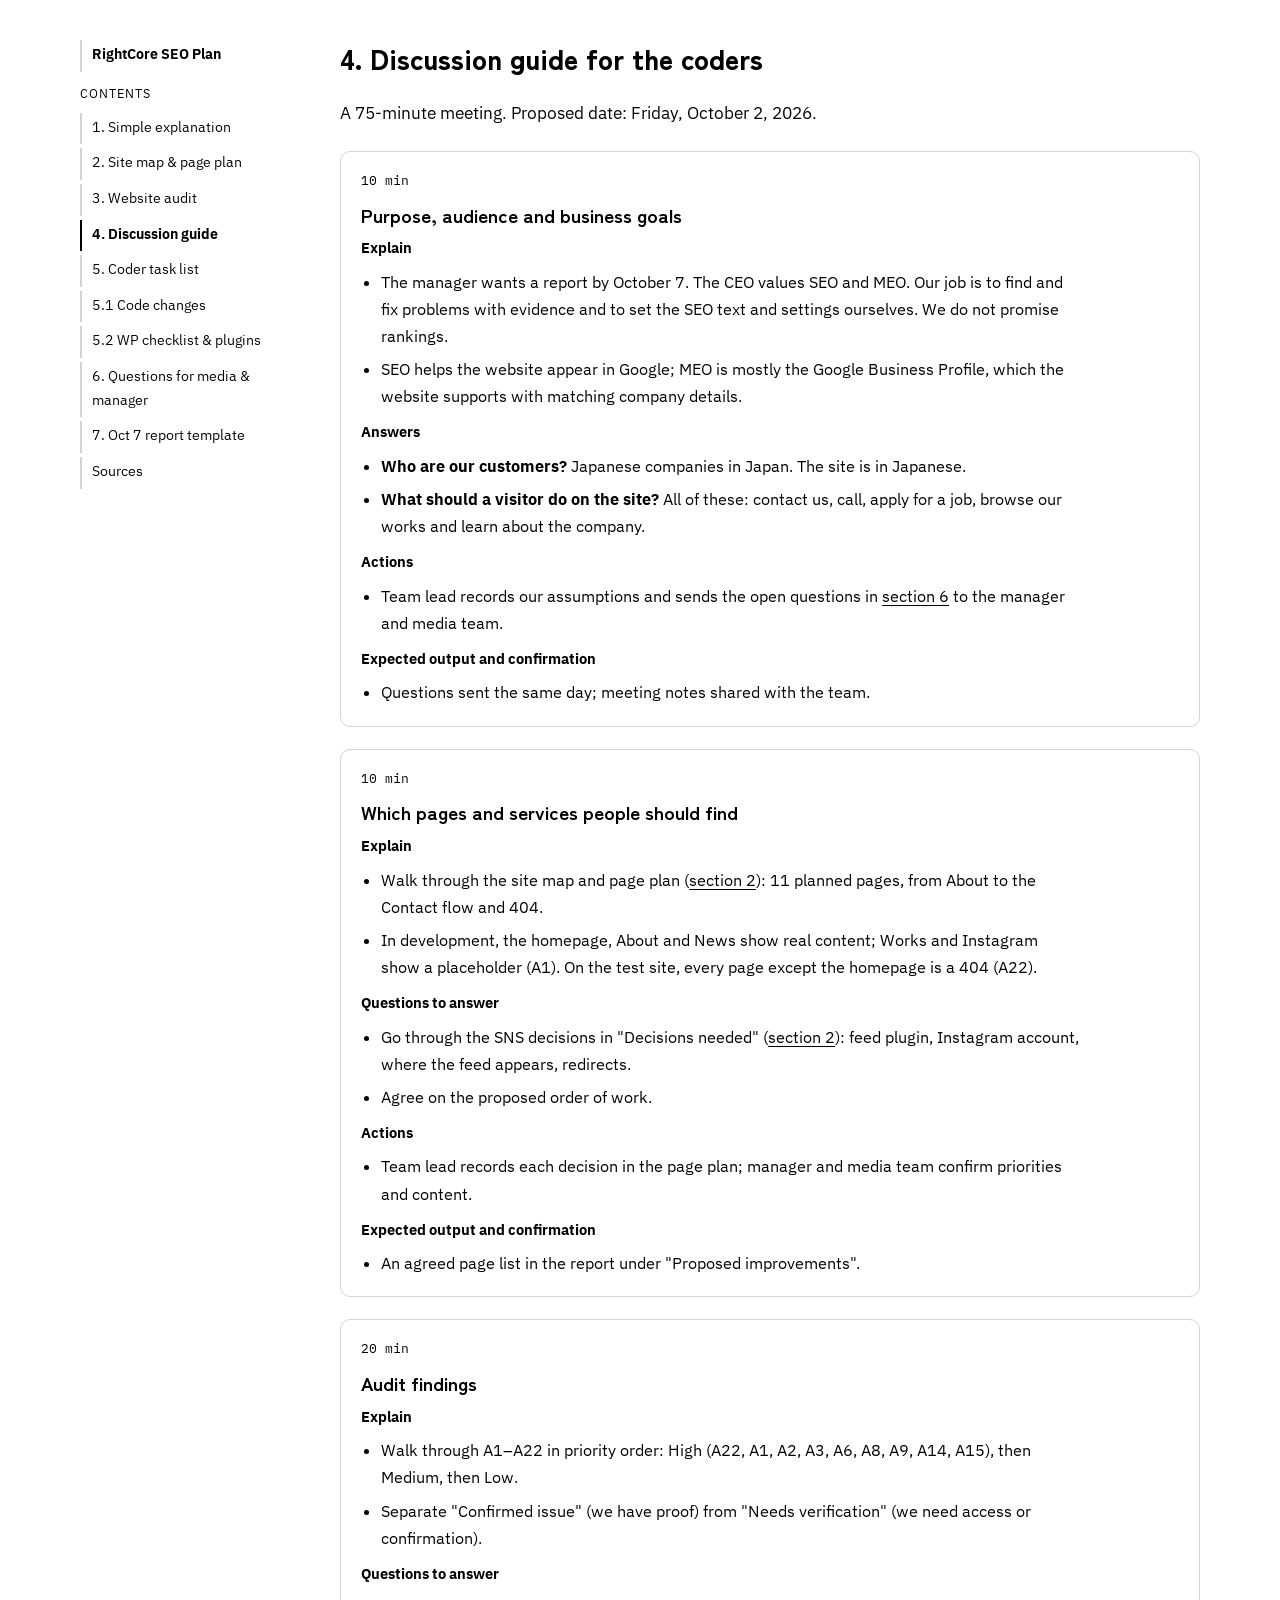
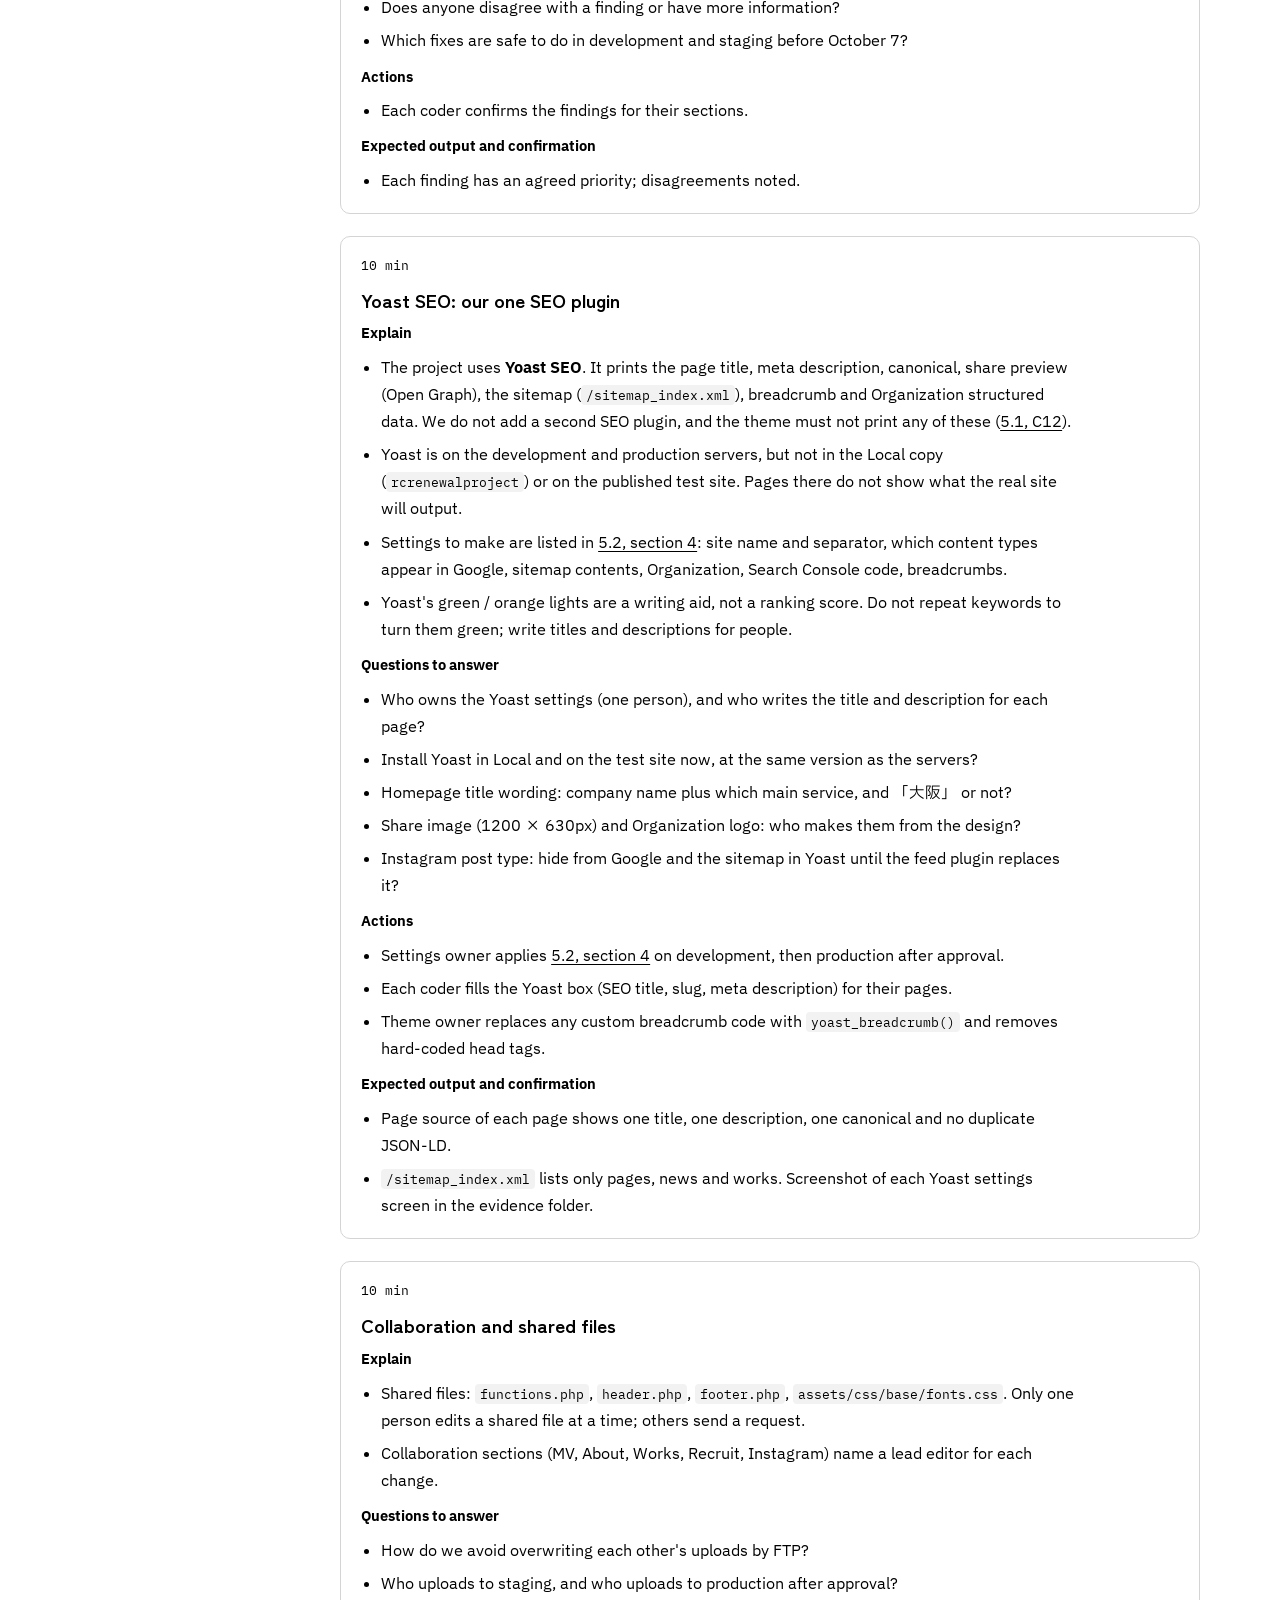
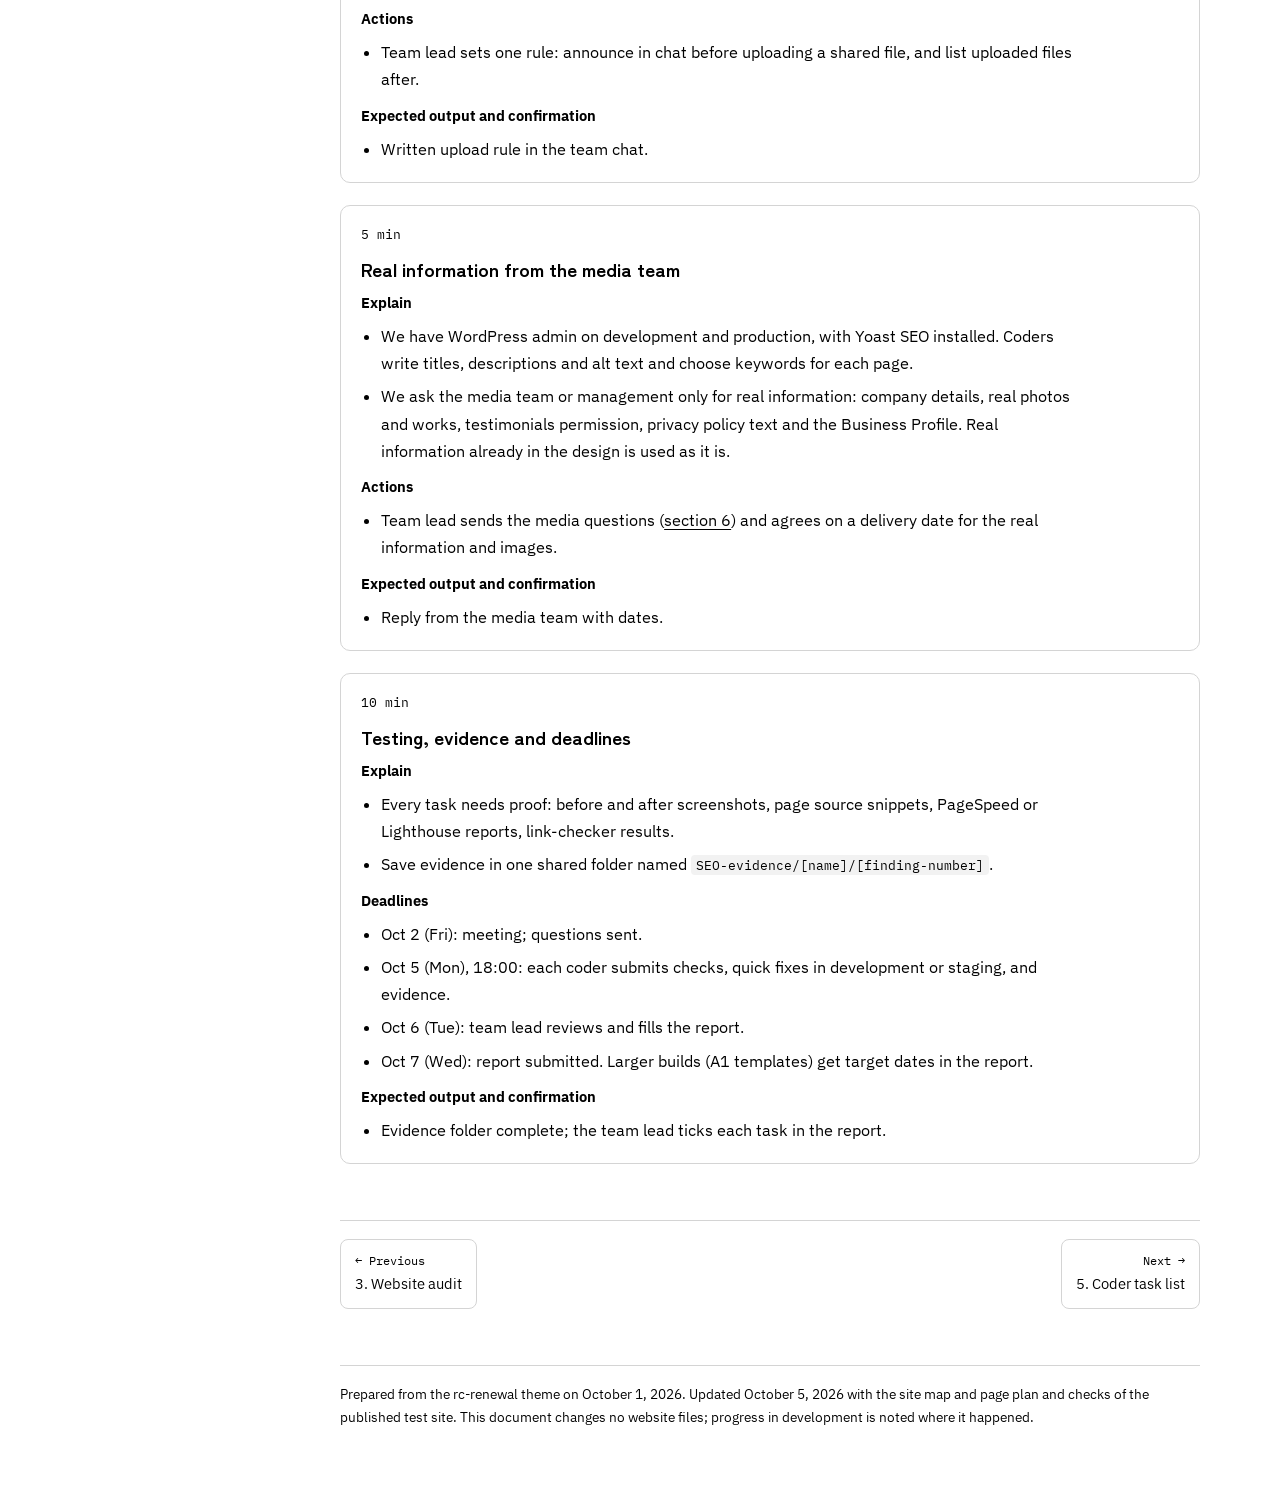
<file: 04-discussion-guide.html>
<!doctype html>
<html lang="en">

<head>
  <meta charset="utf-8">
  <meta name="viewport" content="width=device-width, initial-scale=1">
  <meta name="color-scheme" content="light">
  <meta name="robots" content="noindex, nofollow">
  <title>Discussion guide · RightCore SEO Plan</title>
  <link rel="preconnect" href="https://fonts.googleapis.com">
  <link rel="preconnect" href="https://fonts.gstatic.com" crossorigin>
  <link rel="stylesheet"
    href="https://fonts.googleapis.com/css2?family=IBM+Plex+Mono:wght@400;500&family=IBM+Plex+Sans+JP:wght@400;500;700&family=Zen+Kaku+Gothic+New:wght@700;900&display=swap">
  <link rel="stylesheet" href="styles.css">
</head>

<body>
  <div class="shell">
    <nav class="toc" aria-label="Contents">
      <a class="home" href="index.html">RightCore SEO Plan</a>
      <p>Contents</p>
      <ol>
        <li><a href="01-simple-explanation.html">1. Simple explanation</a></li>
        <li><a href="02-site-map.html">2. Site map &amp; page plan</a></li>
        <li><a href="03-website-audit.html">3. Website audit</a></li>
        <li><a href="04-discussion-guide.html" aria-current="page">4. Discussion guide</a></li>
        <li><a href="05-coder-tasks.html">5. Coder task list</a></li>
        <li><a href="05b-code-changes.html">5.1 Code changes</a></li>
        <li><a href="05c-wp-checklist.html">5.2 WP checklist &amp; plugins</a></li>
        <li><a href="06-questions.html">6. Questions for media &amp; manager</a></li>
        <li><a href="07-report-template.html">7. Oct 7 report template</a></li>
        <li><a href="09-sources.html">Sources</a></li>
      </ol>
    </nav>

    <main>
      <section id="guide">
        <h2>4. Discussion guide for the coders</h2>
        <p class="lede">A 75-minute meeting. Proposed date: Friday, October 2, 2026.</p>

        <div class="topic">
          <span class="time">10 min</span>
          <h3>Purpose, audience and business goals</h3>
          <p class="label">Explain</p>
          <ul>
            <li>The manager wants a report by October 7. The CEO values SEO and MEO. Our job is to find and fix
              problems with evidence and to set the SEO text and settings ourselves. We do not promise rankings.</li>
            <li>SEO helps the website appear in Google; MEO is mostly the Google Business Profile, which the website
              supports with matching company details.</li>
          </ul>
          <p class="label">Answers</p>
          <ul>
            <li><strong>Who are our customers?</strong> Japanese companies in Japan. The site is in Japanese.</li>
            <li><strong>What should a visitor do on the site?</strong> All of these: contact us, call, apply for a job,
              browse our works and learn about the company.</li>
          </ul>
          <p class="label">Actions</p>
          <ul>
            <li>Team lead records our assumptions and sends the open questions in <a href="06-questions.html">section 6</a> to the manager and media
              team.</li>
          </ul>
          <p class="label">Expected output and confirmation</p>
          <ul>
            <li>Questions sent the same day; meeting notes shared with the team.</li>
          </ul>
        </div>

        <div class="topic">
          <span class="time">10 min</span>
          <h3>Which pages and services people should find</h3>
          <p class="label">Explain</p>
          <ul>
            <li>Walk through the site map and page plan (<a href="02-site-map.html">section 2</a>): 11 planned pages, from About to the Contact flow
              and 404.</li>
            <li>In development, the homepage, About and News show real content; Works and Instagram show a placeholder
              (A1). On the test site, every page except the homepage is a 404 (A22).</li>
          </ul>
          <p class="label">Questions to answer</p>
          <ul>
            <li>Go through the SNS decisions in "Decisions needed" (<a href="02-site-map.html">section 2</a>): feed plugin, Instagram
              account, where the feed appears, redirects.</li>
            <li>Agree on the proposed order of work.</li>
          </ul>
          <p class="label">Actions</p>
          <ul>
            <li>Team lead records each decision in the page plan; manager and media team confirm priorities and content.</li>
          </ul>
          <p class="label">Expected output and confirmation</p>
          <ul>
            <li>An agreed page list in the report under "Proposed improvements".</li>
          </ul>
        </div>

        <div class="topic">
          <span class="time">20 min</span>
          <h3>Audit findings</h3>
          <p class="label">Explain</p>
          <ul>
            <li>Walk through A1–A22 in priority order: High (A22, A1, A2, A3, A6, A8, A9, A14, A15), then Medium, then
              Low.</li>
            <li>Separate "Confirmed issue" (we have proof) from "Needs verification" (we need access or confirmation).
            </li>
          </ul>
          <p class="label">Questions to answer</p>
          <ul>
            <li>Does anyone disagree with a finding or have more information?</li>
            <li>Which fixes are safe to do in development and staging before October 7?</li>
          </ul>
          <p class="label">Actions</p>
          <ul>
            <li>Each coder confirms the findings for their sections.</li>
          </ul>
          <p class="label">Expected output and confirmation</p>
          <ul>
            <li>Each finding has an agreed priority; disagreements noted.</li>
          </ul>
        </div>

        <div class="topic" id="yoast">
          <span class="time">10 min</span>
          <h3>Yoast SEO: our one SEO plugin</h3>
          <p class="label">Explain</p>
          <ul>
            <li>The project uses <strong>Yoast SEO</strong>. It prints the page title, meta description, canonical, share
              preview (Open Graph), the sitemap (<code>/sitemap_index.xml</code>), breadcrumb and Organization
              structured data. We do not add a second SEO plugin, and the theme must not print any of these
              (<a href="05b-code-changes.html#seo-plugin">5.1, C12</a>).</li>
            <li>Yoast is on the development and production servers, but not in the Local copy
              (<code>rcrenewalproject</code>) or on the published test site. Pages there do not show what the real
              site will output.</li>
            <li>Settings to make are listed in <a href="05c-wp-checklist.html#seo-settings">5.2, section 4</a>:
              site name and separator, which content types appear in Google, sitemap contents, Organization, Search
              Console code, breadcrumbs.</li>
            <li>Yoast's green / orange lights are a writing aid, not a ranking score. Do not repeat keywords to turn
              them green; write titles and descriptions for people.</li>
          </ul>
          <p class="label">Questions to answer</p>
          <ul>
            <li>Who owns the Yoast settings (one person), and who writes the title and description for each page?</li>
            <li>Install Yoast in Local and on the test site now, at the same version as the servers?</li>
            <li>Homepage title wording: company name plus which main service, and 「大阪」 or not?</li>
            <li>Share image (1200 × 630px) and Organization logo: who makes them from the design?</li>
            <li>Instagram post type: hide from Google and the sitemap in Yoast until the feed plugin replaces it?</li>
          </ul>
          <p class="label">Actions</p>
          <ul>
            <li>Settings owner applies <a href="05c-wp-checklist.html#seo-settings">5.2, section 4</a> on development,
              then production after approval.</li>
            <li>Each coder fills the Yoast box (SEO title, slug, meta description) for their pages.</li>
            <li>Theme owner replaces any custom breadcrumb code with <code>yoast_breadcrumb()</code> and removes hard-coded
              head tags.</li>
          </ul>
          <p class="label">Expected output and confirmation</p>
          <ul>
            <li>Page source of each page shows one title, one description, one canonical and no duplicate JSON-LD.</li>
            <li><code>/sitemap_index.xml</code> lists only pages, news and works. Screenshot of each Yoast settings
              screen in the evidence folder.</li>
          </ul>
        </div>

        <div class="topic">
          <span class="time">10 min</span>
          <h3>Collaboration and shared files</h3>
          <p class="label">Explain</p>
          <ul>
            <li>Shared files: <code>functions.php</code>, <code>header.php</code>, <code>footer.php</code>,
              <code>assets/css/base/fonts.css</code>. Only one person edits a shared file at a time; others send a
              request.</li>
            <li>Collaboration sections (MV, About, Works, Recruit, Instagram) name a lead editor for each change.</li>
          </ul>
          <p class="label">Questions to answer</p>
          <ul>
            <li>How do we avoid overwriting each other's uploads by FTP?</li>
            <li>Who uploads to staging, and who uploads to production after approval?</li>
          </ul>
          <p class="label">Actions</p>
          <ul>
            <li>Team lead sets one rule: announce in chat before uploading a shared file, and list uploaded files after.
            </li>
          </ul>
          <p class="label">Expected output and confirmation</p>
          <ul>
            <li>Written upload rule in the team chat.</li>
          </ul>
        </div>

        <div class="topic">
          <span class="time">5 min</span>
          <h3>Real information from the media team</h3>
          <p class="label">Explain</p>
          <ul>
            <li>We have WordPress admin on development and production, with Yoast SEO installed. Coders write titles,
              descriptions and alt text and choose keywords for each page.</li>
            <li>We ask the media team or management only for real information: company details, real photos and works,
              testimonials permission, privacy policy text and the Business Profile. Real information already in the
              design is used as it is.</li>
          </ul>
          <p class="label">Actions</p>
          <ul>
            <li>Team lead sends the media questions (<a href="06-questions.html">section 6</a>) and agrees on a delivery date for the real
              information and images.</li>
          </ul>
          <p class="label">Expected output and confirmation</p>
          <ul>
            <li>Reply from the media team with dates.</li>
          </ul>
        </div>

        <div class="topic">
          <span class="time">10 min</span>
          <h3>Testing, evidence and deadlines</h3>
          <p class="label">Explain</p>
          <ul>
            <li>Every task needs proof: before and after screenshots, page source snippets, PageSpeed or Lighthouse
              reports, link-checker results.</li>
            <li>Save evidence in one shared folder named <code>SEO-evidence/[name]/[finding-number]</code>.</li>
          </ul>
          <p class="label">Deadlines</p>
          <ul>
            <li>Oct 2 (Fri): meeting; questions sent.</li>
            <li>Oct 5 (Mon), 18:00: each coder submits checks, quick fixes in development or staging, and evidence.</li>
            <li>Oct 6 (Tue): team lead reviews and fills the report.</li>
            <li>Oct 7 (Wed): report submitted. Larger builds (A1 templates) get target dates in the report.</li>
          </ul>
          <p class="label">Expected output and confirmation</p>
          <ul>
            <li>Evidence folder complete; the team lead ticks each task in the report.</li>
          </ul>
        </div>
      </section>

      <nav class="pager" aria-label="Previous and next">
        <a class="prev" href="03-website-audit.html"><span class="dir">← Previous</span>3. Website audit</a>
        <a class="next" href="05-coder-tasks.html"><span class="dir">Next →</span>5. Coder task list</a>
      </nav>

      <footer class="doc">Prepared from the rc-renewal theme on October 1, 2026. Updated October 5, 2026 with the site
        map and page plan and checks of the published test site. This document changes no website files; progress in
        development is noted where it happened.</footer>
    </main>
  </div>

</body>

</html>
</file>
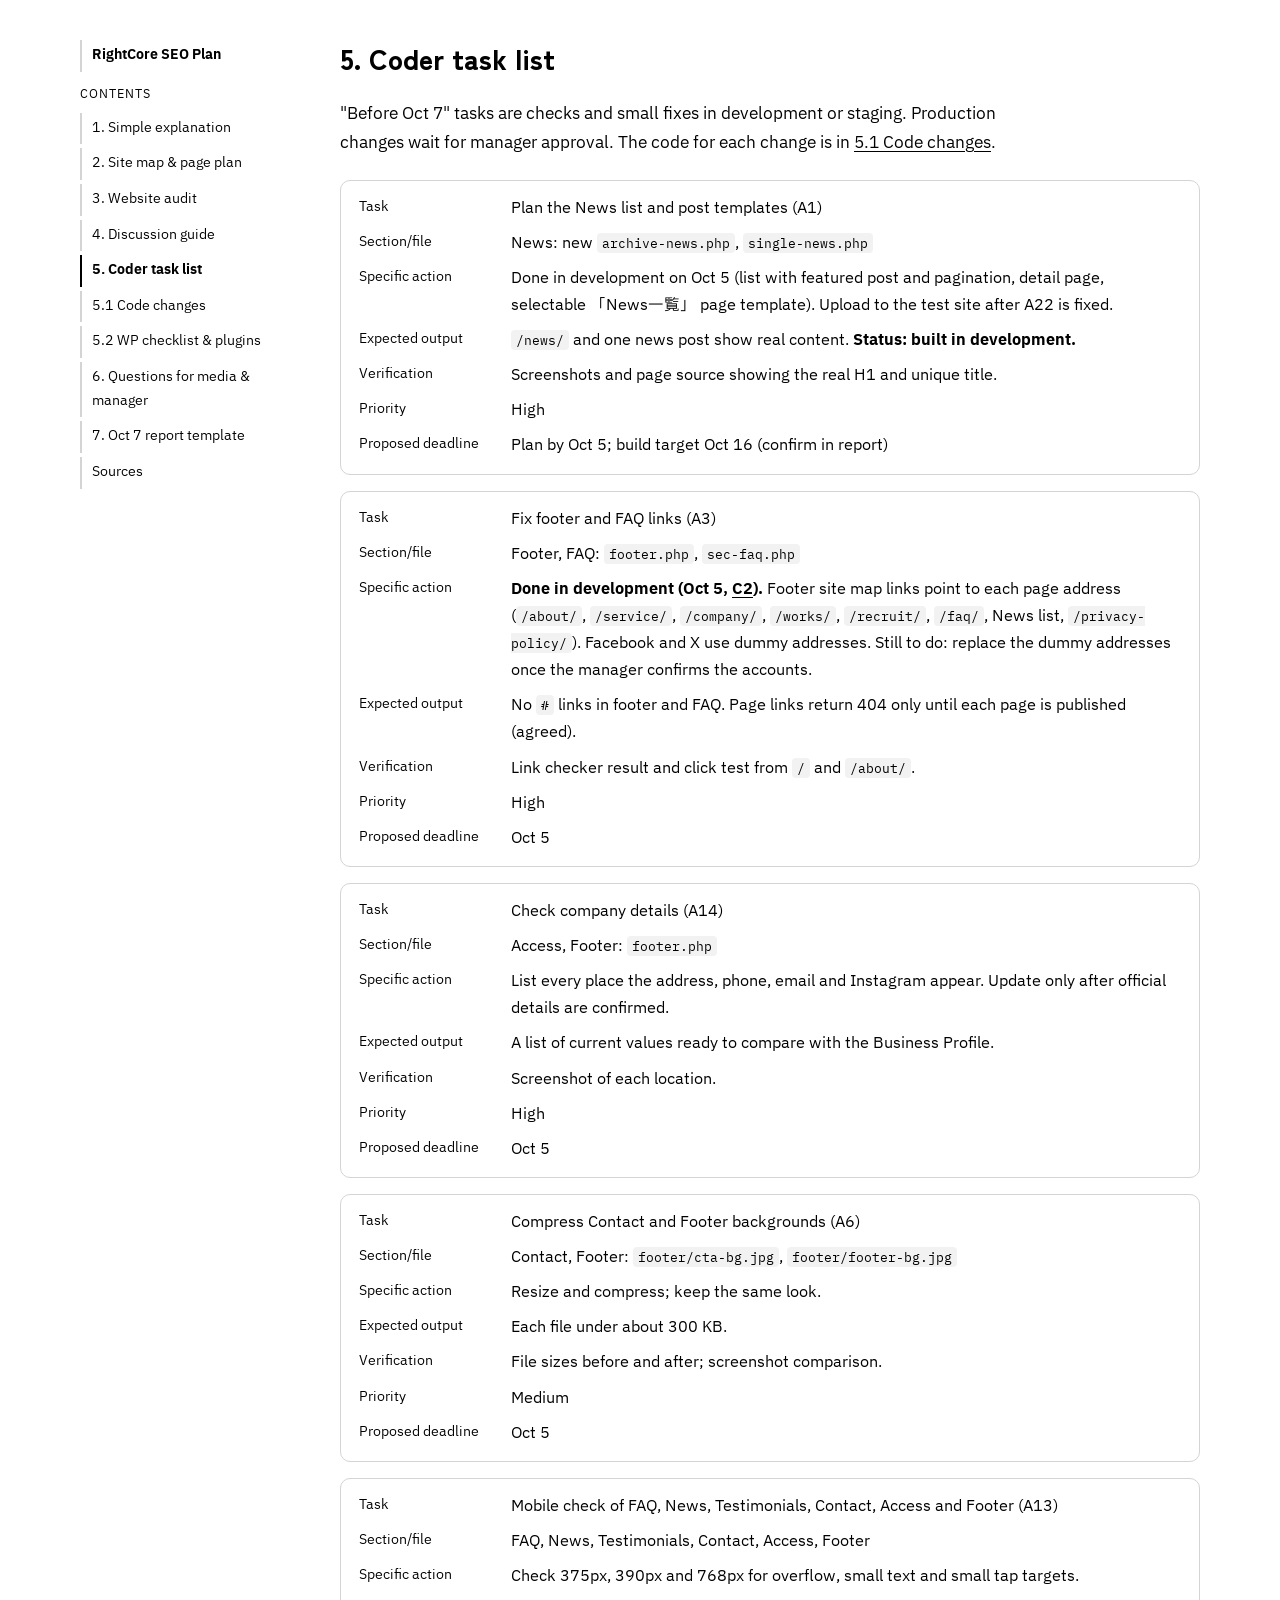
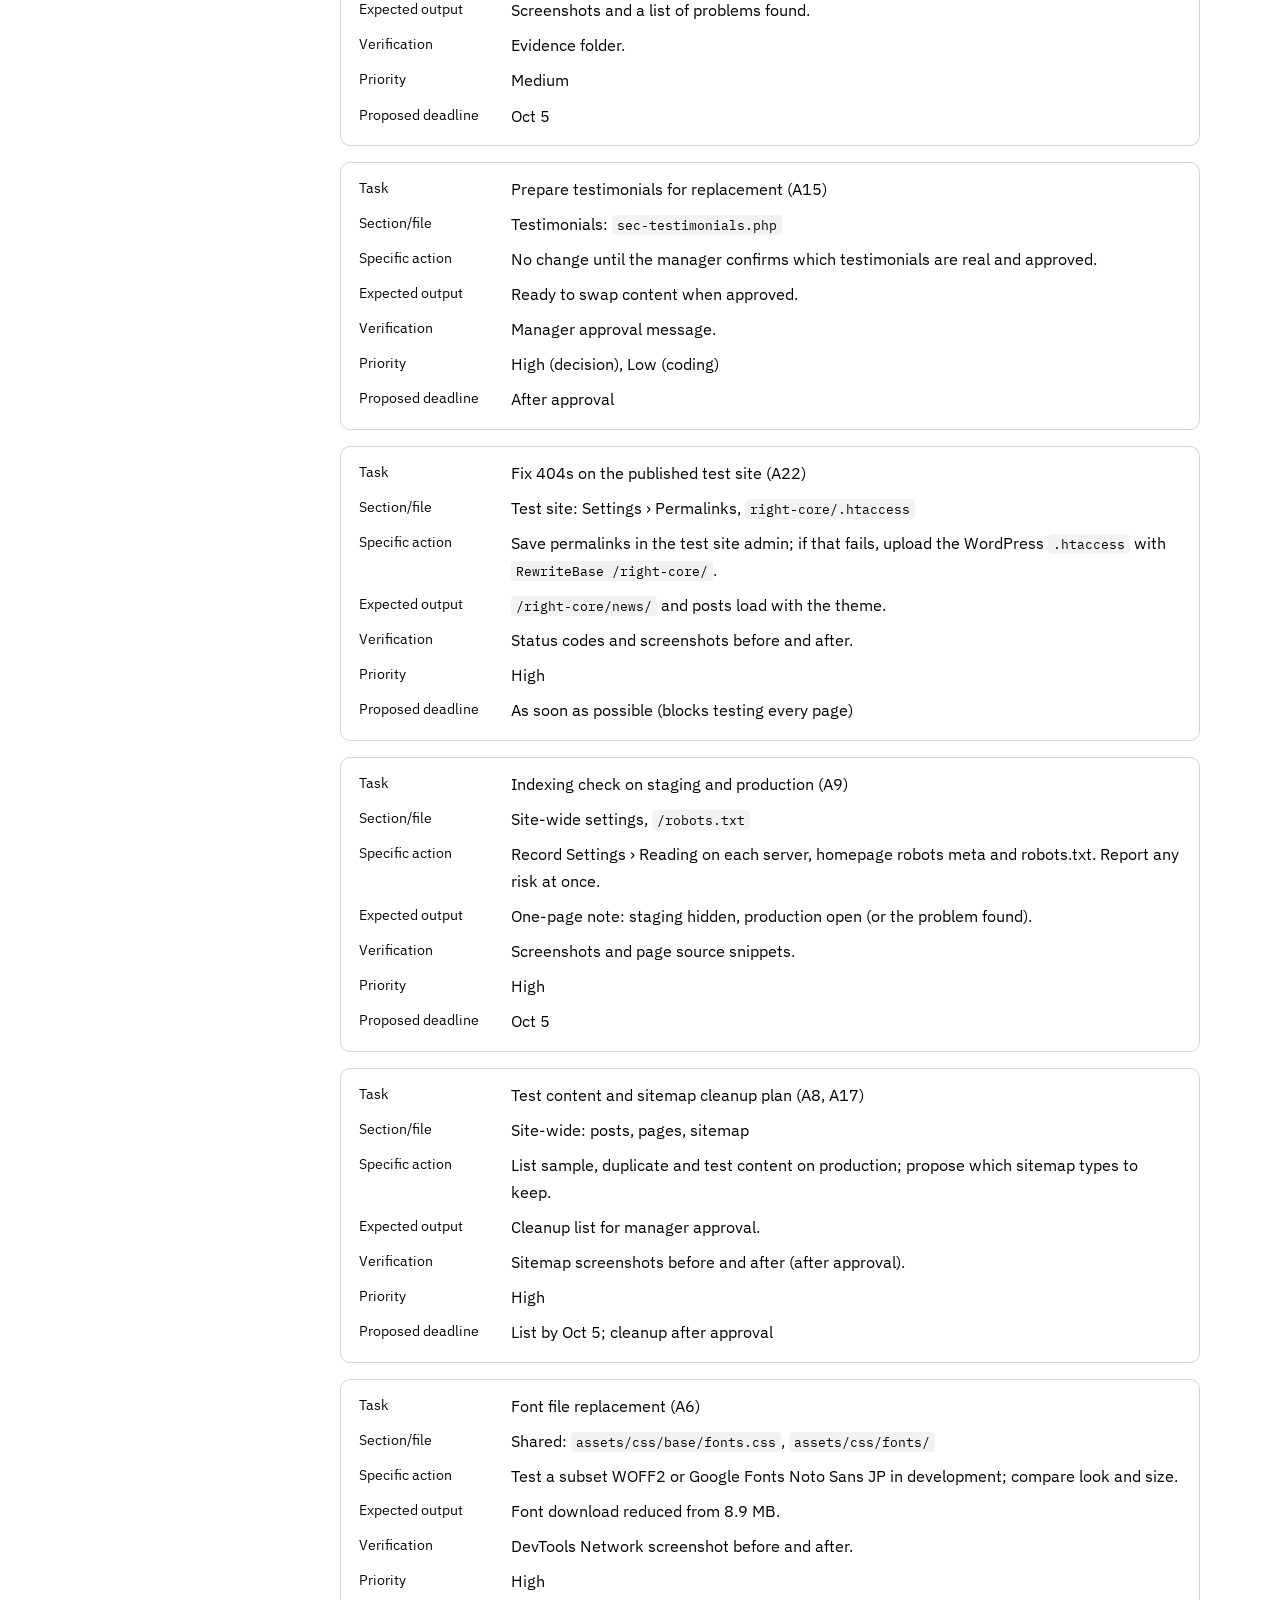
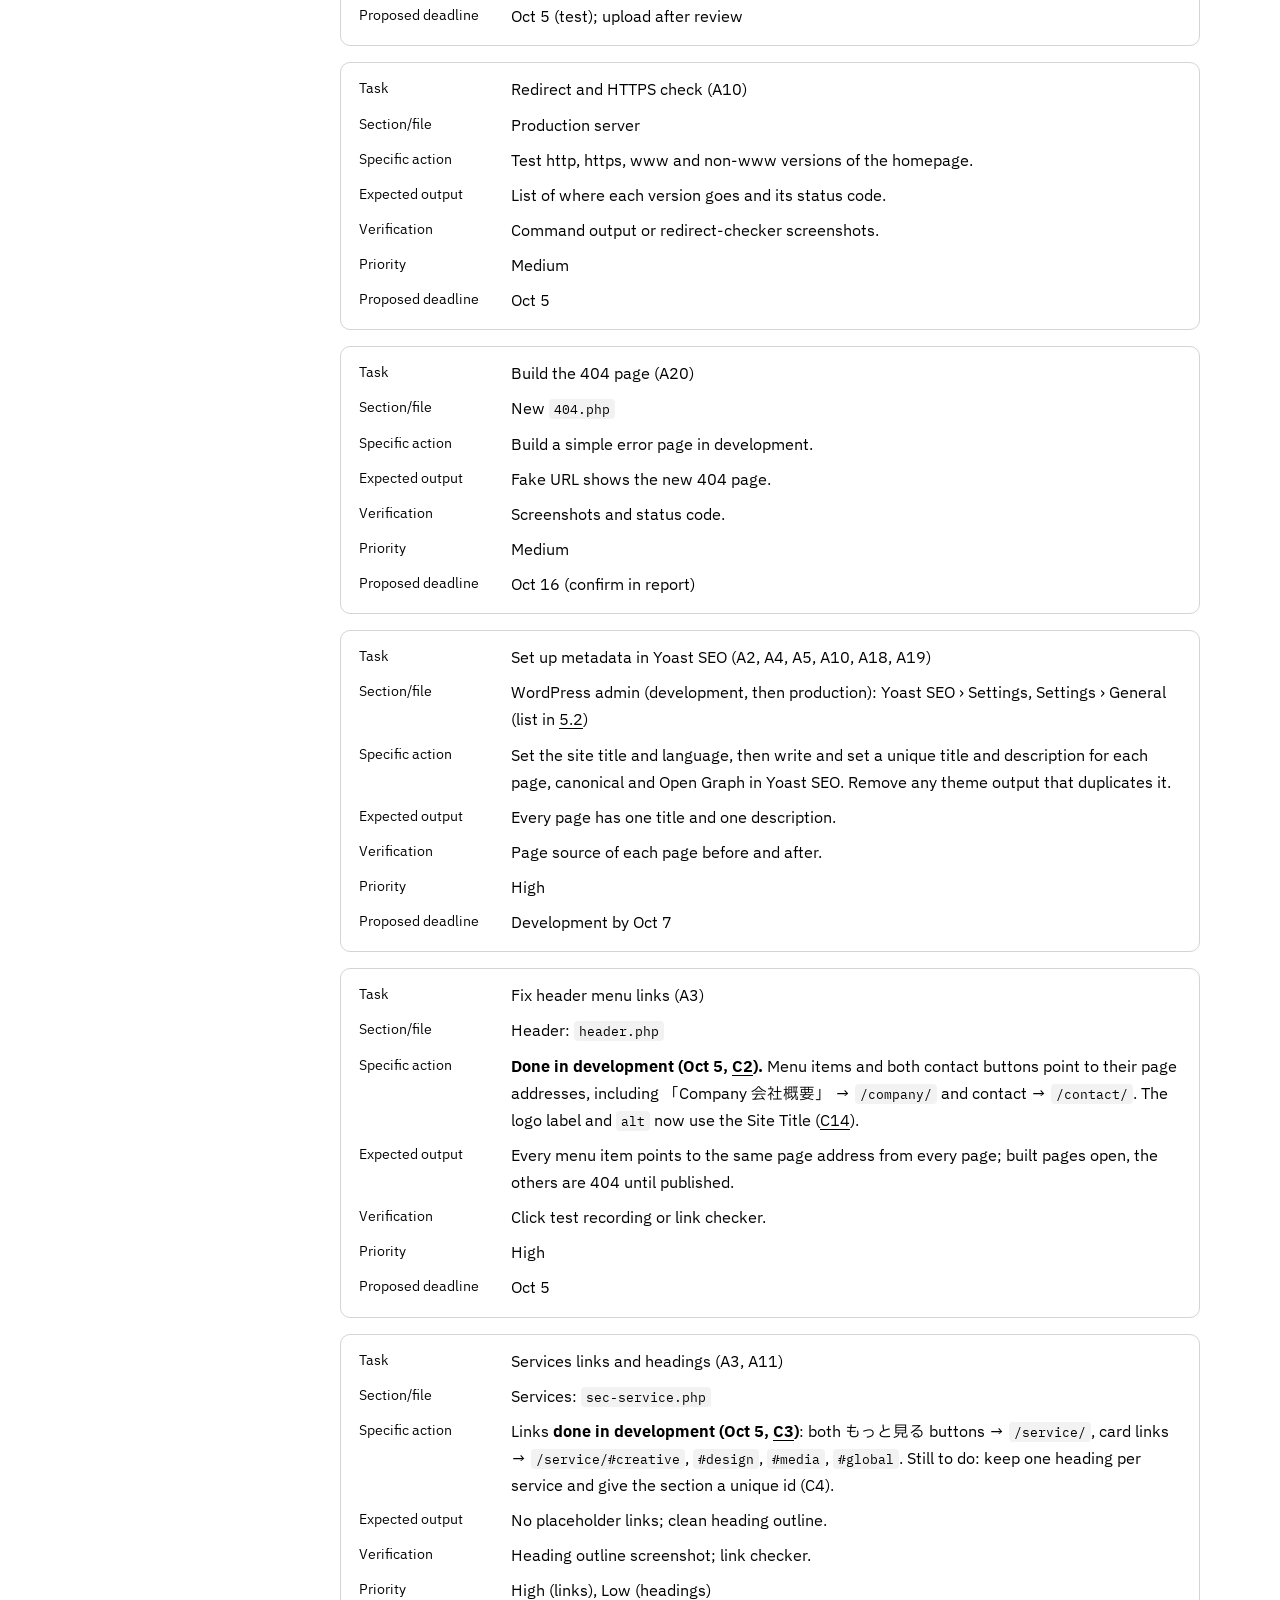
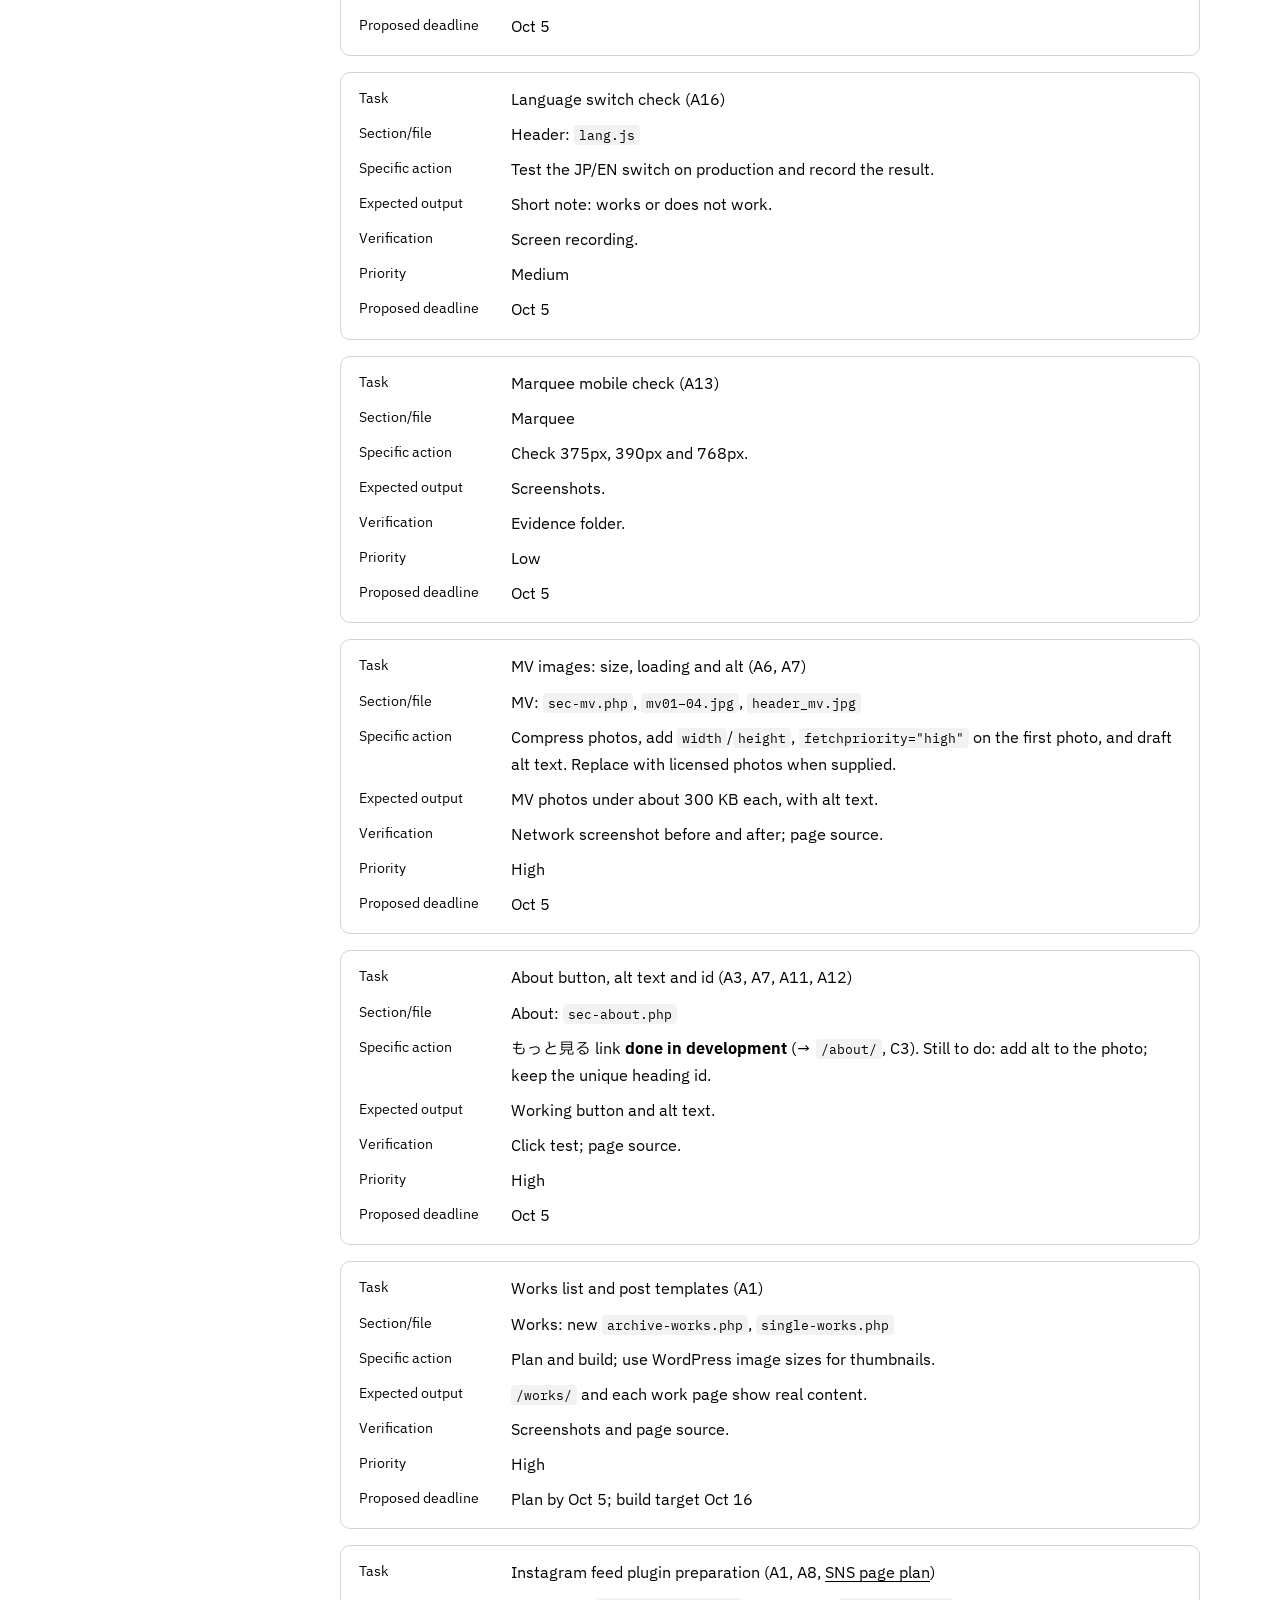
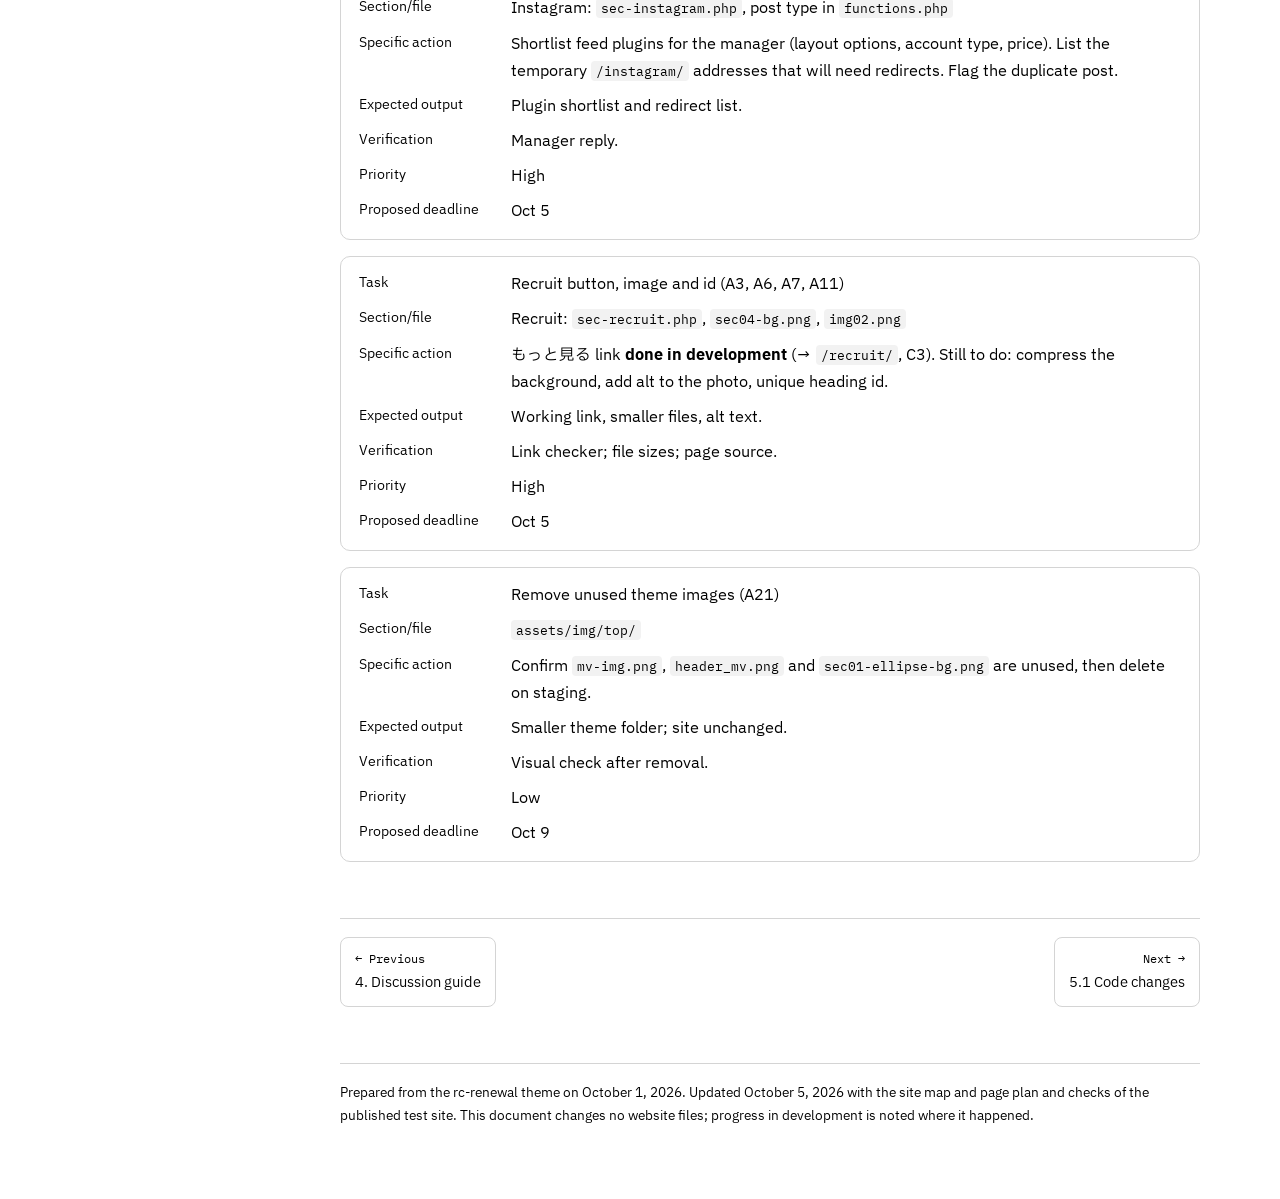
<file: 05-coder-tasks.html>
<!doctype html>
<html lang="en">

<head>
  <meta charset="utf-8">
  <meta name="viewport" content="width=device-width, initial-scale=1">
  <meta name="color-scheme" content="light">
  <meta name="robots" content="noindex, nofollow">
  <title>Coder task lists · RightCore SEO Plan</title>
  <link rel="preconnect" href="https://fonts.googleapis.com">
  <link rel="preconnect" href="https://fonts.gstatic.com" crossorigin>
  <link rel="stylesheet"
    href="https://fonts.googleapis.com/css2?family=IBM+Plex+Mono:wght@400;500&family=IBM+Plex+Sans+JP:wght@400;500;700&family=Zen+Kaku+Gothic+New:wght@700;900&display=swap">
  <link rel="stylesheet" href="styles.css">
</head>

<body>
  <div class="shell">
    <nav class="toc" aria-label="Contents">
      <a class="home" href="index.html">RightCore SEO Plan</a>
      <p>Contents</p>
      <ol>
        <li><a href="01-simple-explanation.html">1. Simple explanation</a></li>
        <li><a href="02-site-map.html">2. Site map &amp; page plan</a></li>
        <li><a href="03-website-audit.html">3. Website audit</a></li>
        <li><a href="04-discussion-guide.html">4. Discussion guide</a></li>
        <li><a href="05-coder-tasks.html" aria-current="page">5. Coder task list</a></li>
        <li><a href="05b-code-changes.html">5.1 Code changes</a></li>
        <li><a href="05c-wp-checklist.html">5.2 WP checklist &amp; plugins</a></li>
        <li><a href="06-questions.html">6. Questions for media &amp; manager</a></li>
        <li><a href="07-report-template.html">7. Oct 7 report template</a></li>
        <li><a href="09-sources.html">Sources</a></li>
      </ol>
    </nav>

    <main>
      <section id="tasks">
        <h2>5. Coder task list</h2>
        <p class="lede">"Before Oct 7" tasks are checks and small fixes in
          development or staging. Production changes wait for manager approval. The code for each change is in
          <a href="05b-code-changes.html">5.1 Code changes</a>.</p>

        <div class="findings">
        <div class="task">
          <dl class="fields">
            <div>
              <dt>Task</dt>
              <dd>Plan the News list and post templates (A1)</dd>
            </div>
            <div>
              <dt>Section/file</dt>
              <dd>News: new <code>archive-news.php</code>, <code>single-news.php</code></dd>
            </div>
            <div>
              <dt>Specific action</dt>
              <dd>Done in development on Oct 5 (list with featured post and pagination, detail page, selectable
                「News一覧」 page template). Upload to the test site after A22 is fixed.</dd>
            </div>
            <div>
              <dt>Expected output</dt>
              <dd><code>/news/</code> and one news post show real content. <strong>Status: built in
                  development.</strong></dd>
            </div>
            <div>
              <dt>Verification</dt>
              <dd>Screenshots and page source showing the real H1 and unique title.</dd>
            </div>
            <div>
              <dt>Priority</dt>
              <dd>High</dd>
            </div>
            <div>
              <dt>Proposed deadline</dt>
              <dd>Plan by Oct 5; build target Oct 16 (confirm in report)</dd>
            </div>
          </dl>
        </div>
        <div class="task">
          <dl class="fields">
            <div>
              <dt>Task</dt>
              <dd>Fix footer and FAQ links (A3)</dd>
            </div>
            <div>
              <dt>Section/file</dt>
              <dd>Footer, FAQ: <code>footer.php</code>, <code>sec-faq.php</code></dd>
            </div>
            <div>
              <dt>Specific action</dt>
              <dd><strong>Done in development (Oct 5, <a href="05b-code-changes.html#nav-links">C2</a>).</strong> Footer site
                map links point to each page address (<code>/about/</code>, <code>/service/</code>,
                <code>/company/</code>, <code>/works/</code>, <code>/recruit/</code>, <code>/faq/</code>, News list,
                <code>/privacy-policy/</code>). Facebook and X use dummy addresses. Still to do: replace the dummy
                addresses once the manager confirms the accounts.</dd>
            </div>
            <div>
              <dt>Expected output</dt>
              <dd>No <code>#</code> links in footer and FAQ. Page links return 404 only until each page is published
                (agreed).</dd>
            </div>
            <div>
              <dt>Verification</dt>
              <dd>Link checker result and click test from <code>/</code> and <code>/about/</code>.</dd>
            </div>
            <div>
              <dt>Priority</dt>
              <dd>High</dd>
            </div>
            <div>
              <dt>Proposed deadline</dt>
              <dd>Oct 5</dd>
            </div>
          </dl>
        </div>
        <div class="task">
          <dl class="fields">
            <div>
              <dt>Task</dt>
              <dd>Check company details (A14)</dd>
            </div>
            <div>
              <dt>Section/file</dt>
              <dd>Access, Footer: <code>footer.php</code></dd>
            </div>
            <div>
              <dt>Specific action</dt>
              <dd>List every place the address, phone, email and Instagram appear. Update only after official
                details are confirmed.</dd>
            </div>
            <div>
              <dt>Expected output</dt>
              <dd>A list of current values ready to compare with the Business Profile.</dd>
            </div>
            <div>
              <dt>Verification</dt>
              <dd>Screenshot of each location.</dd>
            </div>
            <div>
              <dt>Priority</dt>
              <dd>High</dd>
            </div>
            <div>
              <dt>Proposed deadline</dt>
              <dd>Oct 5</dd>
            </div>
          </dl>
        </div>
        <div class="task">
          <dl class="fields">
            <div>
              <dt>Task</dt>
              <dd>Compress Contact and Footer backgrounds (A6)</dd>
            </div>
            <div>
              <dt>Section/file</dt>
              <dd>Contact, Footer: <code>footer/cta-bg.jpg</code>, <code>footer/footer-bg.jpg</code></dd>
            </div>
            <div>
              <dt>Specific action</dt>
              <dd>Resize and compress; keep the same look.</dd>
            </div>
            <div>
              <dt>Expected output</dt>
              <dd>Each file under about 300 KB.</dd>
            </div>
            <div>
              <dt>Verification</dt>
              <dd>File sizes before and after; screenshot comparison.</dd>
            </div>
            <div>
              <dt>Priority</dt>
              <dd>Medium</dd>
            </div>
            <div>
              <dt>Proposed deadline</dt>
              <dd>Oct 5</dd>
            </div>
          </dl>
        </div>
        <div class="task">
          <dl class="fields">
            <div>
              <dt>Task</dt>
              <dd>Mobile check of FAQ, News, Testimonials, Contact, Access and Footer (A13)</dd>
            </div>
            <div>
              <dt>Section/file</dt>
              <dd>FAQ, News, Testimonials, Contact, Access, Footer</dd>
            </div>
            <div>
              <dt>Specific action</dt>
              <dd>Check 375px, 390px and 768px for overflow, small text and small tap targets.</dd>
            </div>
            <div>
              <dt>Expected output</dt>
              <dd>Screenshots and a list of problems found.</dd>
            </div>
            <div>
              <dt>Verification</dt>
              <dd>Evidence folder.</dd>
            </div>
            <div>
              <dt>Priority</dt>
              <dd>Medium</dd>
            </div>
            <div>
              <dt>Proposed deadline</dt>
              <dd>Oct 5</dd>
            </div>
          </dl>
        </div>
        <div class="task">
          <dl class="fields">
            <div>
              <dt>Task</dt>
              <dd>Prepare testimonials for replacement (A15)</dd>
            </div>
            <div>
              <dt>Section/file</dt>
              <dd>Testimonials: <code>sec-testimonials.php</code></dd>
            </div>
            <div>
              <dt>Specific action</dt>
              <dd>No change until the manager confirms which testimonials are real and approved.</dd>
            </div>
            <div>
              <dt>Expected output</dt>
              <dd>Ready to swap content when approved.</dd>
            </div>
            <div>
              <dt>Verification</dt>
              <dd>Manager approval message.</dd>
            </div>
            <div>
              <dt>Priority</dt>
              <dd>High (decision), Low (coding)</dd>
            </div>
            <div>
              <dt>Proposed deadline</dt>
              <dd>After approval</dd>
            </div>
          </dl>
        </div>
        <div class="task">
          <dl class="fields">
            <div>
              <dt>Task</dt>
              <dd>Fix 404s on the published test site (A22)</dd>
            </div>
            <div>
              <dt>Section/file</dt>
              <dd>Test site: Settings › Permalinks, <code>right-core/.htaccess</code></dd>
            </div>
            <div>
              <dt>Specific action</dt>
              <dd>Save permalinks in the test site admin; if that fails, upload the WordPress <code>.htaccess</code>
                with <code>RewriteBase /right-core/</code>.</dd>
            </div>
            <div>
              <dt>Expected output</dt>
              <dd><code>/right-core/news/</code> and posts load with the theme.</dd>
            </div>
            <div>
              <dt>Verification</dt>
              <dd>Status codes and screenshots before and after.</dd>
            </div>
            <div>
              <dt>Priority</dt>
              <dd>High</dd>
            </div>
            <div>
              <dt>Proposed deadline</dt>
              <dd>As soon as possible (blocks testing every page)</dd>
            </div>
          </dl>
        </div>
        <div class="task">
          <dl class="fields">
            <div>
              <dt>Task</dt>
              <dd>Indexing check on staging and production (A9)</dd>
            </div>
            <div>
              <dt>Section/file</dt>
              <dd>Site-wide settings, <code>/robots.txt</code></dd>
            </div>
            <div>
              <dt>Specific action</dt>
              <dd>Record Settings › Reading on each server, homepage robots meta and robots.txt. Report any risk at
                once.</dd>
            </div>
            <div>
              <dt>Expected output</dt>
              <dd>One-page note: staging hidden, production open (or the problem found).</dd>
            </div>
            <div>
              <dt>Verification</dt>
              <dd>Screenshots and page source snippets.</dd>
            </div>
            <div>
              <dt>Priority</dt>
              <dd>High</dd>
            </div>
            <div>
              <dt>Proposed deadline</dt>
              <dd>Oct 5</dd>
            </div>
          </dl>
        </div>
        <div class="task">
          <dl class="fields">
            <div>
              <dt>Task</dt>
              <dd>Test content and sitemap cleanup plan (A8, A17)</dd>
            </div>
            <div>
              <dt>Section/file</dt>
              <dd>Site-wide: posts, pages, sitemap</dd>
            </div>
            <div>
              <dt>Specific action</dt>
              <dd>List sample, duplicate and test content on production; propose which sitemap types to keep.</dd>
            </div>
            <div>
              <dt>Expected output</dt>
              <dd>Cleanup list for manager approval.</dd>
            </div>
            <div>
              <dt>Verification</dt>
              <dd>Sitemap screenshots before and after (after approval).</dd>
            </div>
            <div>
              <dt>Priority</dt>
              <dd>High</dd>
            </div>
            <div>
              <dt>Proposed deadline</dt>
              <dd>List by Oct 5; cleanup after approval</dd>
            </div>
          </dl>
        </div>
        <div class="task">
          <dl class="fields">
            <div>
              <dt>Task</dt>
              <dd>Font file replacement (A6)</dd>
            </div>
            <div>
              <dt>Section/file</dt>
              <dd>Shared: <code>assets/css/base/fonts.css</code>, <code>assets/css/fonts/</code></dd>
            </div>
            <div>
              <dt>Specific action</dt>
              <dd>Test a subset WOFF2 or Google Fonts Noto Sans JP in development; compare look and size.</dd>
            </div>
            <div>
              <dt>Expected output</dt>
              <dd>Font download reduced from 8.9 MB.</dd>
            </div>
            <div>
              <dt>Verification</dt>
              <dd>DevTools Network screenshot before and after.</dd>
            </div>
            <div>
              <dt>Priority</dt>
              <dd>High</dd>
            </div>
            <div>
              <dt>Proposed deadline</dt>
              <dd>Oct 5 (test); upload after review</dd>
            </div>
          </dl>
        </div>
        <div class="task">
          <dl class="fields">
            <div>
              <dt>Task</dt>
              <dd>Redirect and HTTPS check (A10)</dd>
            </div>
            <div>
              <dt>Section/file</dt>
              <dd>Production server</dd>
            </div>
            <div>
              <dt>Specific action</dt>
              <dd>Test http, https, www and non-www versions of the homepage.</dd>
            </div>
            <div>
              <dt>Expected output</dt>
              <dd>List of where each version goes and its status code.</dd>
            </div>
            <div>
              <dt>Verification</dt>
              <dd>Command output or redirect-checker screenshots.</dd>
            </div>
            <div>
              <dt>Priority</dt>
              <dd>Medium</dd>
            </div>
            <div>
              <dt>Proposed deadline</dt>
              <dd>Oct 5</dd>
            </div>
          </dl>
        </div>
        <div class="task">
          <dl class="fields">
            <div>
              <dt>Task</dt>
              <dd>Build the 404 page (A20)</dd>
            </div>
            <div>
              <dt>Section/file</dt>
              <dd>New <code>404.php</code></dd>
            </div>
            <div>
              <dt>Specific action</dt>
              <dd>Build a simple error page in development.</dd>
            </div>
            <div>
              <dt>Expected output</dt>
              <dd>Fake URL shows the new 404 page.</dd>
            </div>
            <div>
              <dt>Verification</dt>
              <dd>Screenshots and status code.</dd>
            </div>
            <div>
              <dt>Priority</dt>
              <dd>Medium</dd>
            </div>
            <div>
              <dt>Proposed deadline</dt>
              <dd>Oct 16 (confirm in report)</dd>
            </div>
          </dl>
        </div>
        <div class="task">
          <dl class="fields">
            <div>
              <dt>Task</dt>
              <dd>Set up metadata in Yoast SEO (A2, A4, A5, A10, A18, A19)</dd>
            </div>
            <div>
              <dt>Section/file</dt>
              <dd>WordPress admin (development, then production): Yoast SEO › Settings, Settings › General (list in <a href="05c-wp-checklist.html#seo-settings">5.2</a>)</dd>
            </div>
            <div>
              <dt>Specific action</dt>
              <dd>Set the site title and language, then write and set a unique title and description for each page,
                canonical and Open Graph in Yoast SEO. Remove any theme output that duplicates it.</dd>
            </div>
            <div>
              <dt>Expected output</dt>
              <dd>Every page has one title and one description.</dd>
            </div>
            <div>
              <dt>Verification</dt>
              <dd>Page source of each page before and after.</dd>
            </div>
            <div>
              <dt>Priority</dt>
              <dd>High</dd>
            </div>
            <div>
              <dt>Proposed deadline</dt>
              <dd>Development by Oct 7</dd>
            </div>
          </dl>
        </div>
        <div class="task">
          <dl class="fields">
            <div>
              <dt>Task</dt>
              <dd>Fix header menu links (A3)</dd>
            </div>
            <div>
              <dt>Section/file</dt>
              <dd>Header: <code>header.php</code></dd>
            </div>
            <div>
              <dt>Specific action</dt>
              <dd><strong>Done in development (Oct 5, <a href="05b-code-changes.html#nav-links">C2</a>).</strong> Menu
                items and both contact buttons point to their page addresses, including 「Company 会社概要」 →
                <code>/company/</code> and contact → <code>/contact/</code>. The logo label and <code>alt</code> now
                use the Site Title (<a href="05b-code-changes.html#site-name">C14</a>).</dd>
            </div>
            <div>
              <dt>Expected output</dt>
              <dd>Every menu item points to the same page address from every page; built pages open, the others are
                404 until published.</dd>
            </div>
            <div>
              <dt>Verification</dt>
              <dd>Click test recording or link checker.</dd>
            </div>
            <div>
              <dt>Priority</dt>
              <dd>High</dd>
            </div>
            <div>
              <dt>Proposed deadline</dt>
              <dd>Oct 5</dd>
            </div>
          </dl>
        </div>
        <div class="task">
          <dl class="fields">
            <div>
              <dt>Task</dt>
              <dd>Services links and headings (A3, A11)</dd>
            </div>
            <div>
              <dt>Section/file</dt>
              <dd>Services: <code>sec-service.php</code></dd>
            </div>
            <div>
              <dt>Specific action</dt>
              <dd>Links <strong>done in development (Oct 5, <a href="05b-code-changes.html#buttons">C3</a>)</strong>:
                both もっと見る buttons → <code>/service/</code>, card links → <code>/service/#creative</code>,
                <code>#design</code>, <code>#media</code>, <code>#global</code>. Still to do: keep one heading per
                service and give the section a unique id (C4).</dd>
            </div>
            <div>
              <dt>Expected output</dt>
              <dd>No placeholder links; clean heading outline.</dd>
            </div>
            <div>
              <dt>Verification</dt>
              <dd>Heading outline screenshot; link checker.</dd>
            </div>
            <div>
              <dt>Priority</dt>
              <dd>High (links), Low (headings)</dd>
            </div>
            <div>
              <dt>Proposed deadline</dt>
              <dd>Oct 5</dd>
            </div>
          </dl>
        </div>
        <div class="task">
          <dl class="fields">
            <div>
              <dt>Task</dt>
              <dd>Language switch check (A16)</dd>
            </div>
            <div>
              <dt>Section/file</dt>
              <dd>Header: <code>lang.js</code></dd>
            </div>
            <div>
              <dt>Specific action</dt>
              <dd>Test the JP/EN switch on production and record the result.</dd>
            </div>
            <div>
              <dt>Expected output</dt>
              <dd>Short note: works or does not work.</dd>
            </div>
            <div>
              <dt>Verification</dt>
              <dd>Screen recording.</dd>
            </div>
            <div>
              <dt>Priority</dt>
              <dd>Medium</dd>
            </div>
            <div>
              <dt>Proposed deadline</dt>
              <dd>Oct 5</dd>
            </div>
          </dl>
        </div>
        <div class="task">
          <dl class="fields">
            <div>
              <dt>Task</dt>
              <dd>Marquee mobile check (A13)</dd>
            </div>
            <div>
              <dt>Section/file</dt>
              <dd>Marquee</dd>
            </div>
            <div>
              <dt>Specific action</dt>
              <dd>Check 375px, 390px and 768px.</dd>
            </div>
            <div>
              <dt>Expected output</dt>
              <dd>Screenshots.</dd>
            </div>
            <div>
              <dt>Verification</dt>
              <dd>Evidence folder.</dd>
            </div>
            <div>
              <dt>Priority</dt>
              <dd>Low</dd>
            </div>
            <div>
              <dt>Proposed deadline</dt>
              <dd>Oct 5</dd>
            </div>
          </dl>
        </div>
        <div class="task">
          <dl class="fields">
            <div>
              <dt>Task</dt>
              <dd>MV images: size, loading and alt (A6, A7)</dd>
            </div>
            <div>
              <dt>Section/file</dt>
              <dd>MV: <code>sec-mv.php</code>, <code>mv01–04.jpg</code>,
                <code>header_mv.jpg</code></dd>
            </div>
            <div>
              <dt>Specific action</dt>
              <dd>Compress photos, add <code>width</code>/<code>height</code>, <code>fetchpriority="high"</code> on
                the first photo, and draft alt text. Replace with licensed photos when supplied.</dd>
            </div>
            <div>
              <dt>Expected output</dt>
              <dd>MV photos under about 300 KB each, with alt text.</dd>
            </div>
            <div>
              <dt>Verification</dt>
              <dd>Network screenshot before and after; page source.</dd>
            </div>
            <div>
              <dt>Priority</dt>
              <dd>High</dd>
            </div>
            <div>
              <dt>Proposed deadline</dt>
              <dd>Oct 5</dd>
            </div>
          </dl>
        </div>
        <div class="task">
          <dl class="fields">
            <div>
              <dt>Task</dt>
              <dd>About button, alt text and id (A3, A7, A11, A12)</dd>
            </div>
            <div>
              <dt>Section/file</dt>
              <dd>About: <code>sec-about.php</code></dd>
            </div>
            <div>
              <dt>Specific action</dt>
              <dd>もっと見る link <strong>done in development</strong> (→ <code>/about/</code>, C3). Still to do: add alt to the photo; keep the unique heading id.</dd>
            </div>
            <div>
              <dt>Expected output</dt>
              <dd>Working button and alt text.</dd>
            </div>
            <div>
              <dt>Verification</dt>
              <dd>Click test; page source.</dd>
            </div>
            <div>
              <dt>Priority</dt>
              <dd>High</dd>
            </div>
            <div>
              <dt>Proposed deadline</dt>
              <dd>Oct 5</dd>
            </div>
          </dl>
        </div>
        <div class="task">
          <dl class="fields">
            <div>
              <dt>Task</dt>
              <dd>Works list and post templates (A1)</dd>
            </div>
            <div>
              <dt>Section/file</dt>
              <dd>Works: new <code>archive-works.php</code>,
                <code>single-works.php</code></dd>
            </div>
            <div>
              <dt>Specific action</dt>
              <dd>Plan and build; use WordPress image sizes for thumbnails.</dd>
            </div>
            <div>
              <dt>Expected output</dt>
              <dd><code>/works/</code> and each work page show real content.</dd>
            </div>
            <div>
              <dt>Verification</dt>
              <dd>Screenshots and page source.</dd>
            </div>
            <div>
              <dt>Priority</dt>
              <dd>High</dd>
            </div>
            <div>
              <dt>Proposed deadline</dt>
              <dd>Plan by Oct 5; build target Oct 16</dd>
            </div>
          </dl>
        </div>
        <div class="task">
          <dl class="fields">
            <div>
              <dt>Task</dt>
              <dd>Instagram feed plugin preparation (A1, A8, <a href="02-site-map.html#sns">SNS page plan</a>)</dd>
            </div>
            <div>
              <dt>Section/file</dt>
              <dd>Instagram: <code>sec-instagram.php</code>, post type in
                <code>functions.php</code></dd>
            </div>
            <div>
              <dt>Specific action</dt>
              <dd>Shortlist feed plugins for the manager (layout options, account type, price). List the temporary
                <code>/instagram/</code> addresses that will need redirects. Flag the duplicate post.</dd>
            </div>
            <div>
              <dt>Expected output</dt>
              <dd>Plugin shortlist and redirect list.</dd>
            </div>
            <div>
              <dt>Verification</dt>
              <dd>Manager reply.</dd>
            </div>
            <div>
              <dt>Priority</dt>
              <dd>High</dd>
            </div>
            <div>
              <dt>Proposed deadline</dt>
              <dd>Oct 5</dd>
            </div>
          </dl>
        </div>
        <div class="task">
          <dl class="fields">
            <div>
              <dt>Task</dt>
              <dd>Recruit button, image and id (A3, A6, A7, A11)</dd>
            </div>
            <div>
              <dt>Section/file</dt>
              <dd>Recruit: <code>sec-recruit.php</code>,
                <code>sec04-bg.png</code>, <code>img02.png</code></dd>
            </div>
            <div>
              <dt>Specific action</dt>
              <dd>もっと見る link <strong>done in development</strong> (→ <code>/recruit/</code>, C3). Still to do:
                compress the background, add alt to the photo, unique heading id.</dd>
            </div>
            <div>
              <dt>Expected output</dt>
              <dd>Working link, smaller files, alt text.</dd>
            </div>
            <div>
              <dt>Verification</dt>
              <dd>Link checker; file sizes; page source.</dd>
            </div>
            <div>
              <dt>Priority</dt>
              <dd>High</dd>
            </div>
            <div>
              <dt>Proposed deadline</dt>
              <dd>Oct 5</dd>
            </div>
          </dl>
        </div>
        <div class="task">
          <dl class="fields">
            <div>
              <dt>Task</dt>
              <dd>Remove unused theme images (A21)</dd>
            </div>
            <div>
              <dt>Section/file</dt>
              <dd><code>assets/img/top/</code></dd>
            </div>
            <div>
              <dt>Specific action</dt>
              <dd>Confirm <code>mv-img.png</code>, <code>header_mv.png</code> and <code>sec01-ellipse-bg.png</code>
                are unused, then delete on staging.</dd>
            </div>
            <div>
              <dt>Expected output</dt>
              <dd>Smaller theme folder; site unchanged.</dd>
            </div>
            <div>
              <dt>Verification</dt>
              <dd>Visual check after removal.</dd>
            </div>
            <div>
              <dt>Priority</dt>
              <dd>Low</dd>
            </div>
            <div>
              <dt>Proposed deadline</dt>
              <dd>Oct 9</dd>
            </div>
          </dl>
        </div>
        </div>

      </section>

      <nav class="pager" aria-label="Previous and next">
        <a class="prev" href="04-discussion-guide.html"><span class="dir">← Previous</span>4. Discussion guide</a>
        <a class="next" href="05b-code-changes.html"><span class="dir">Next →</span>5.1 Code changes</a>
      </nav>

      <footer class="doc">Prepared from the rc-renewal theme on October 1, 2026. Updated October 5, 2026 with the site
        map and page plan and checks of the published test site. This document changes no website files; progress in
        development is noted where it happened.</footer>
    </main>
  </div>

</body>

</html>
</file>
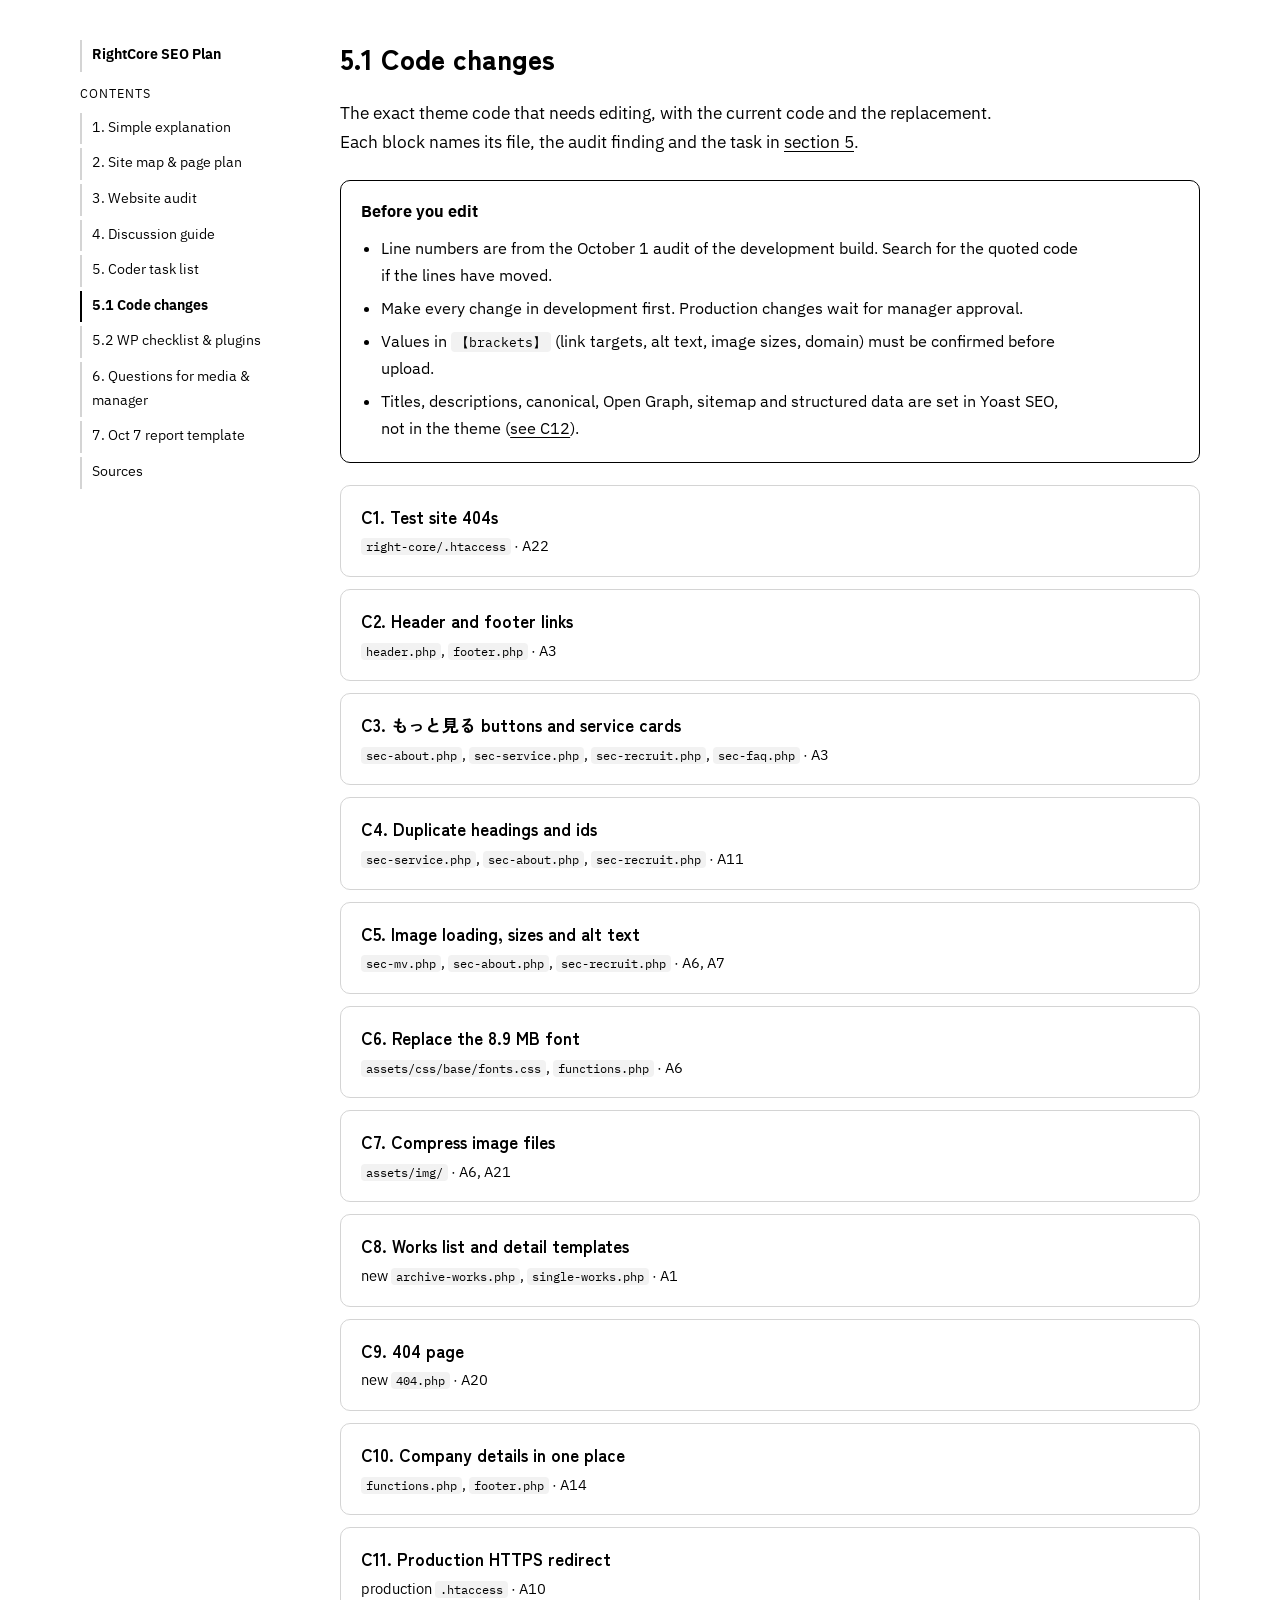
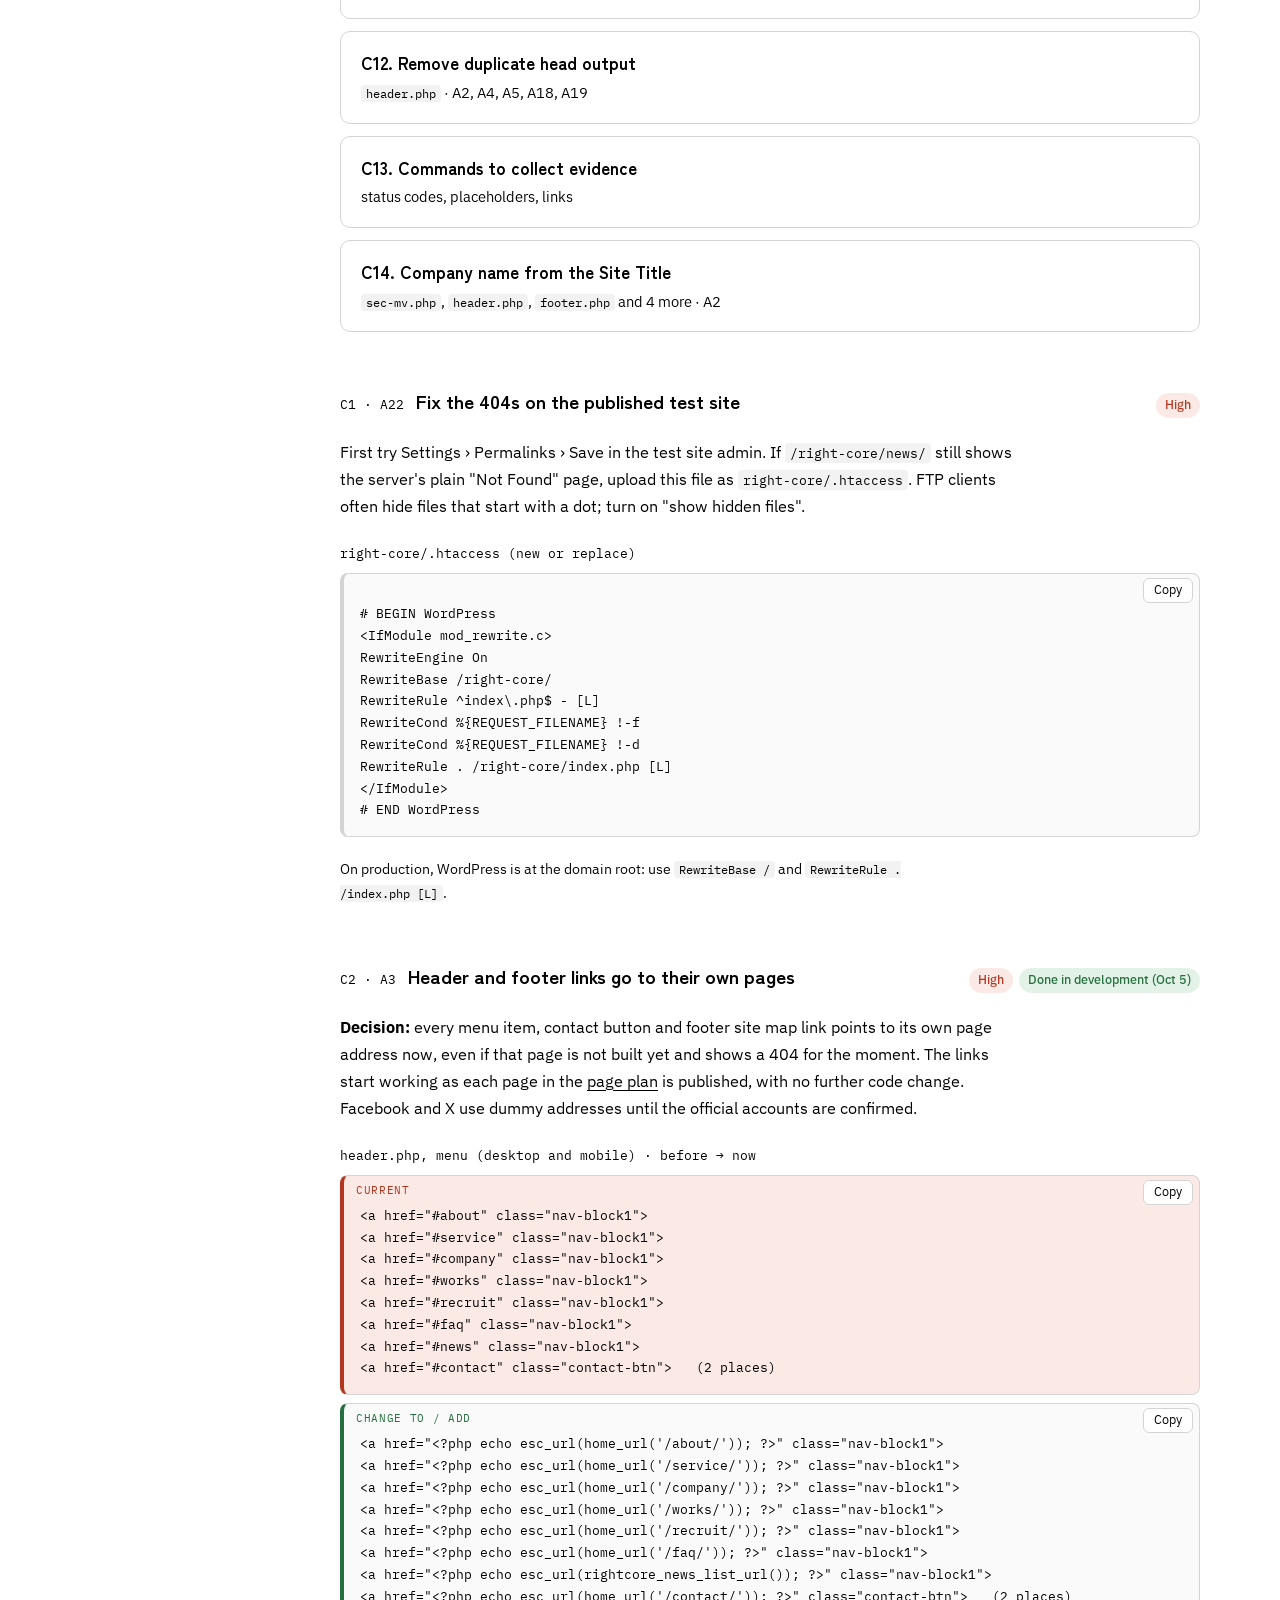
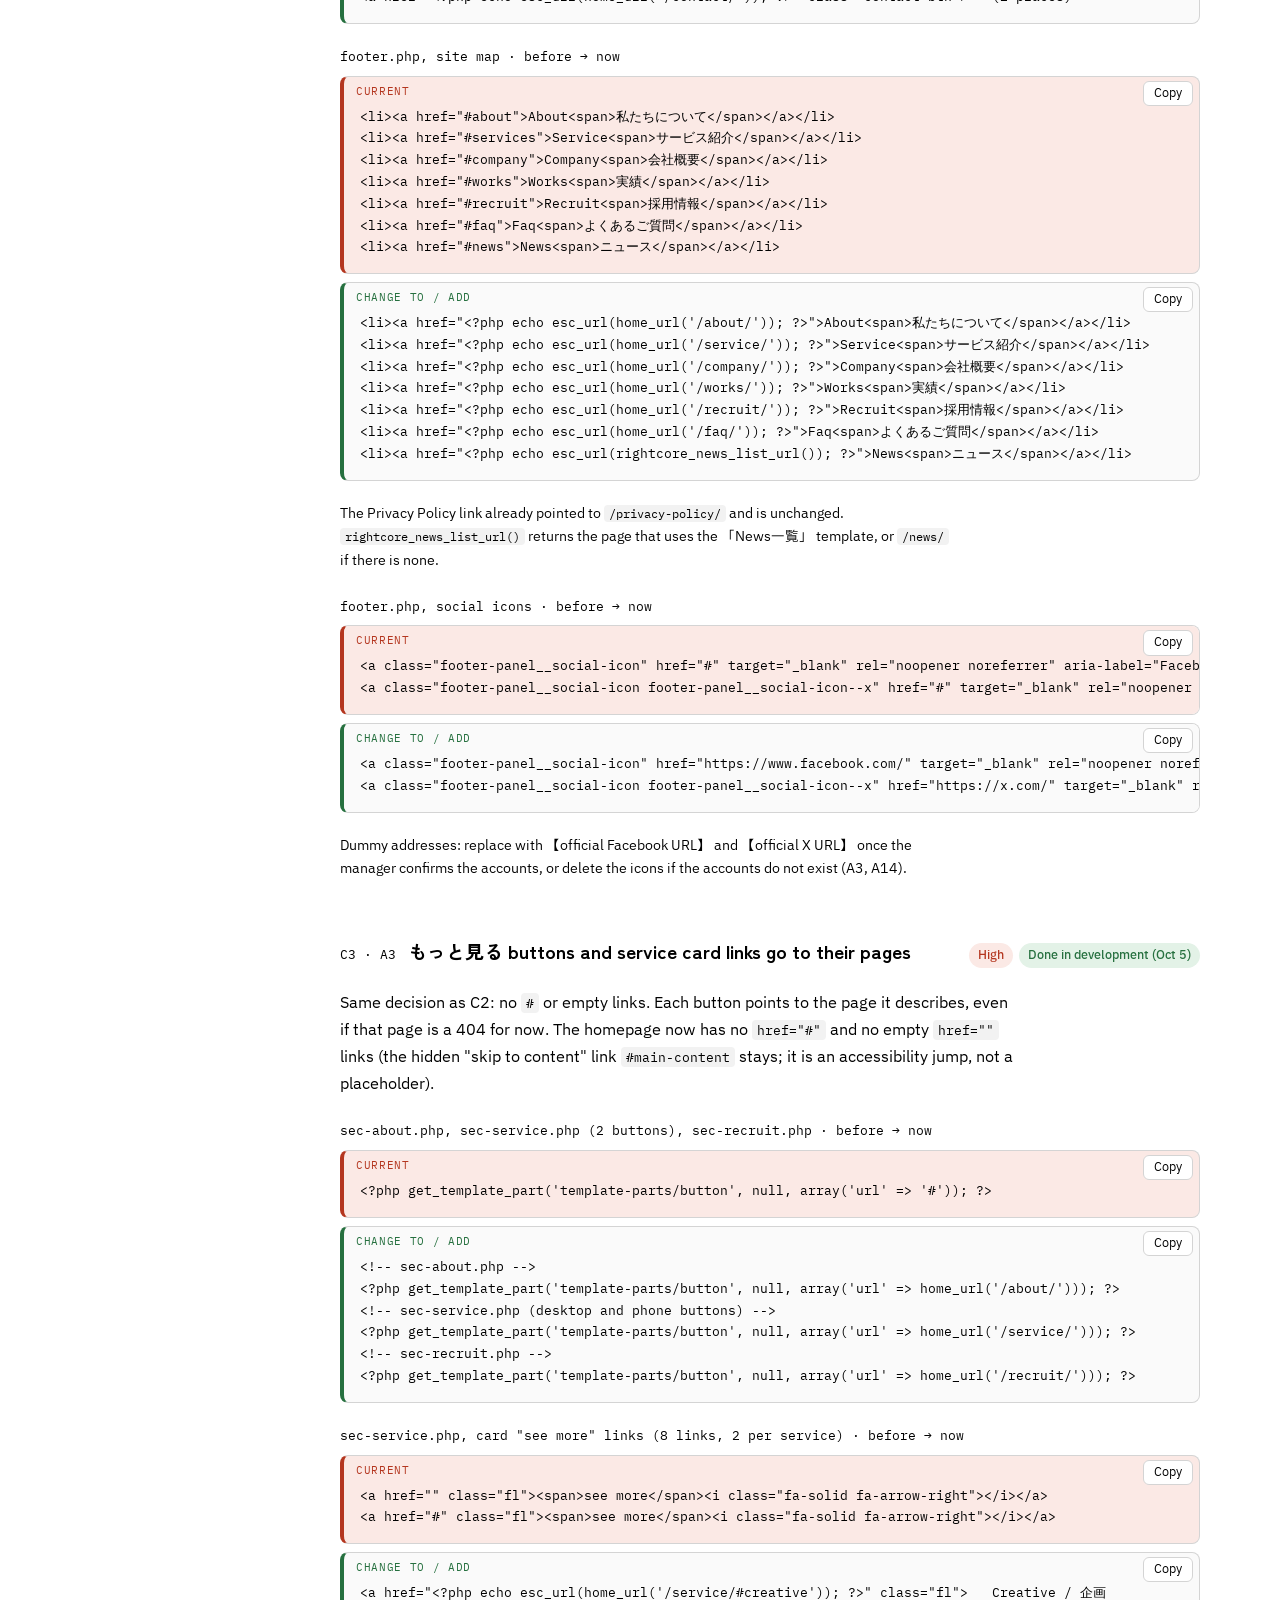
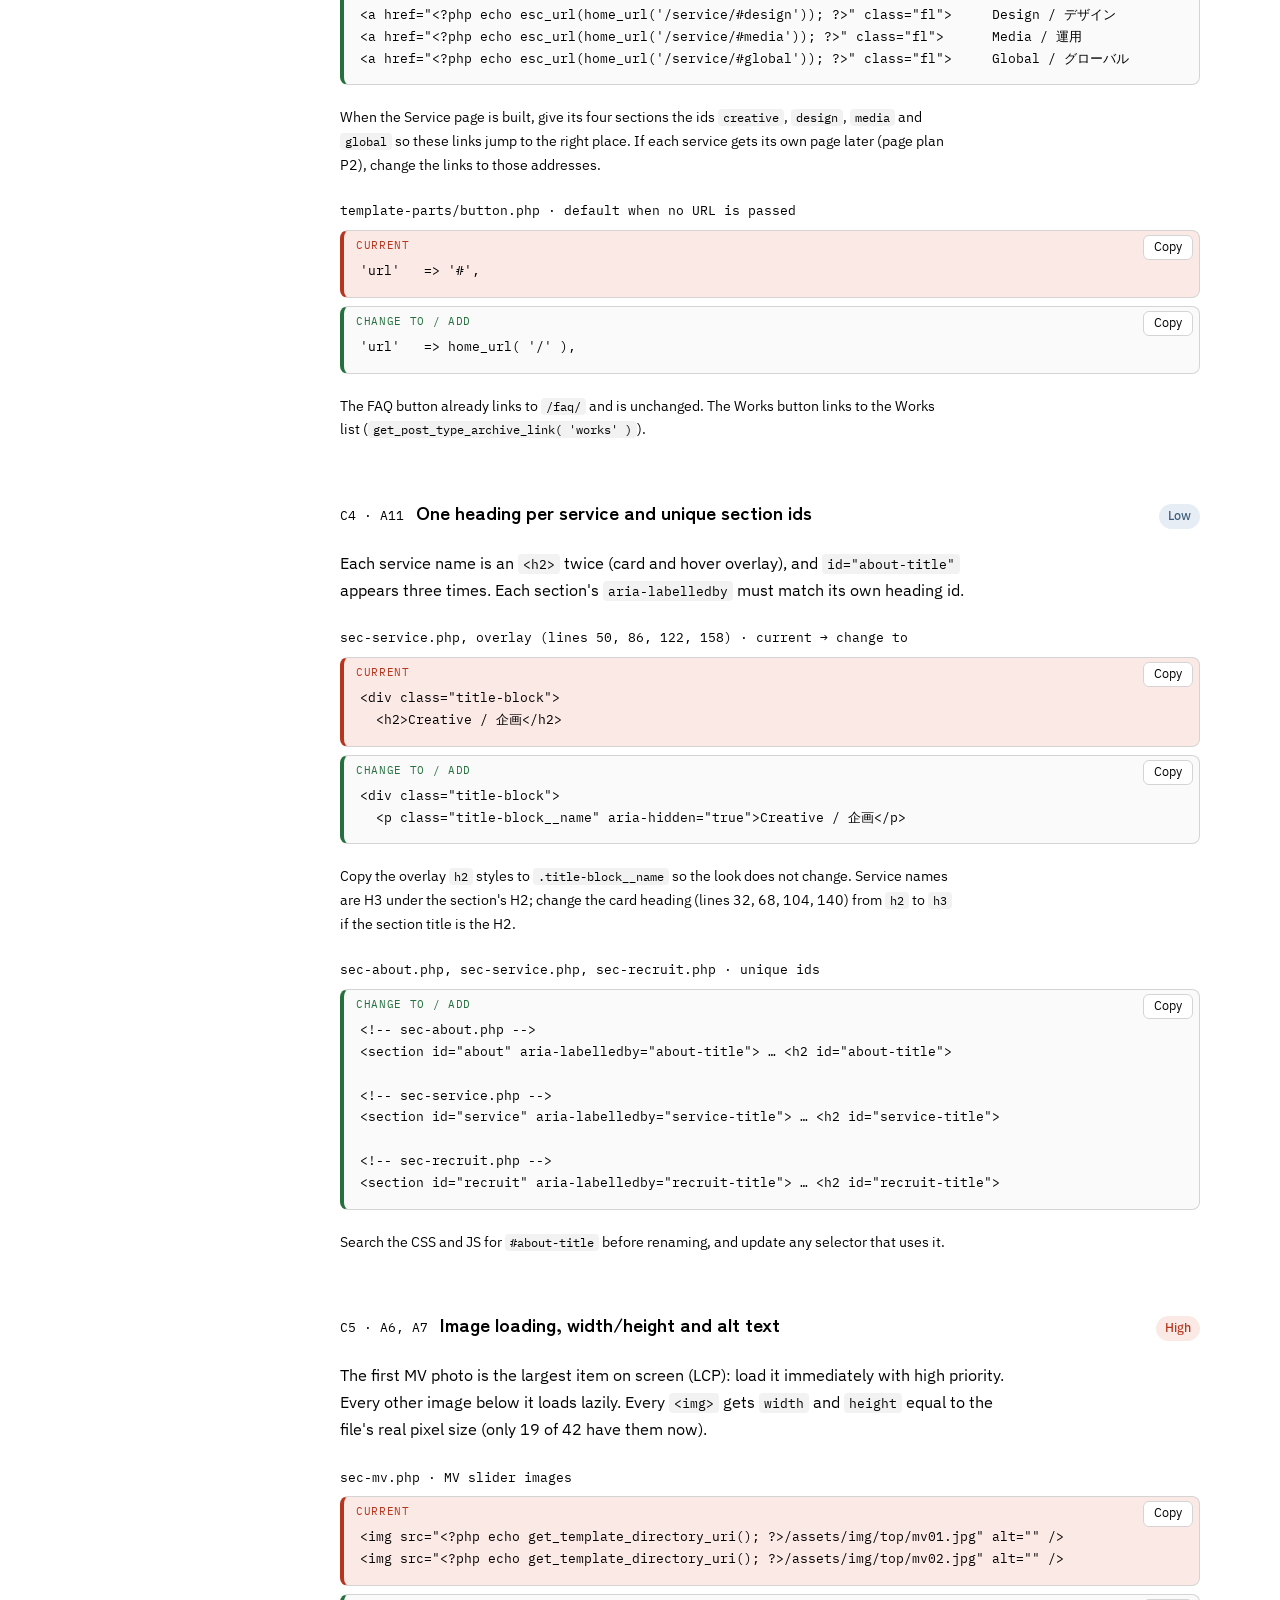
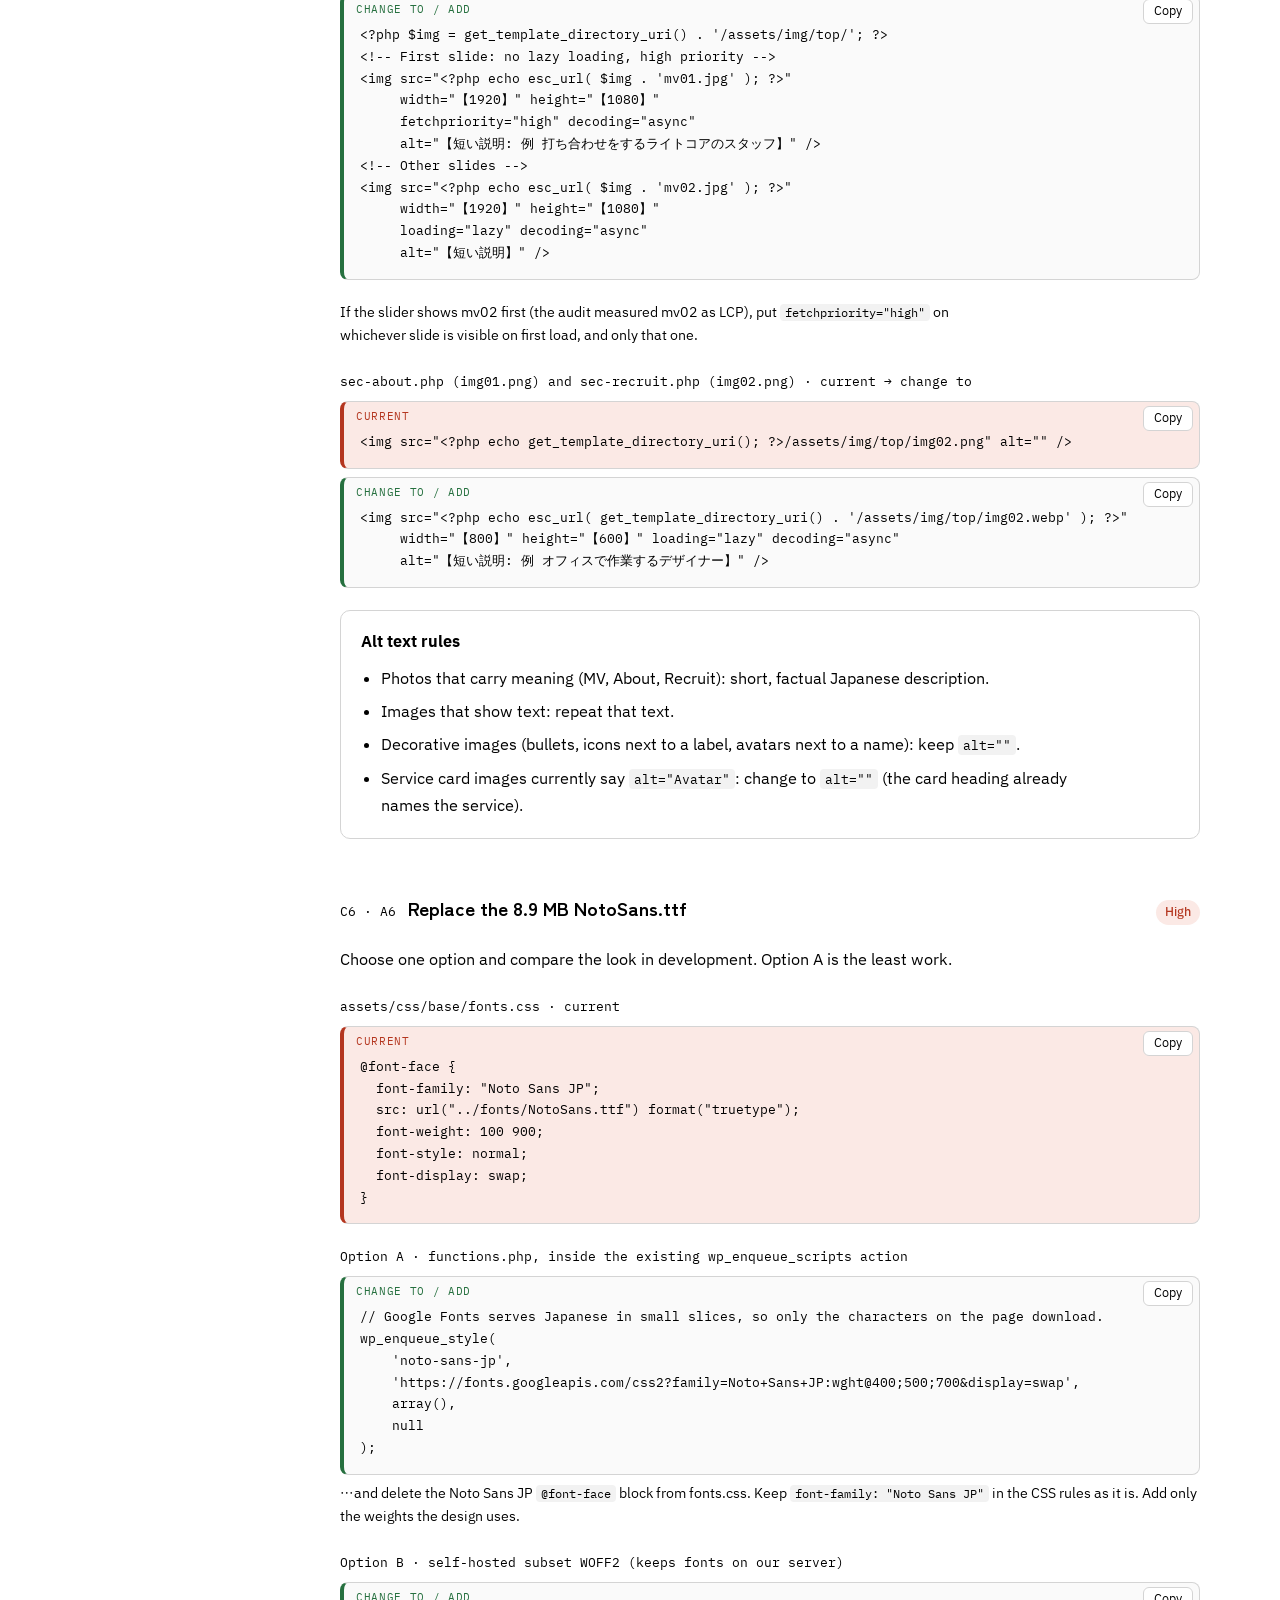
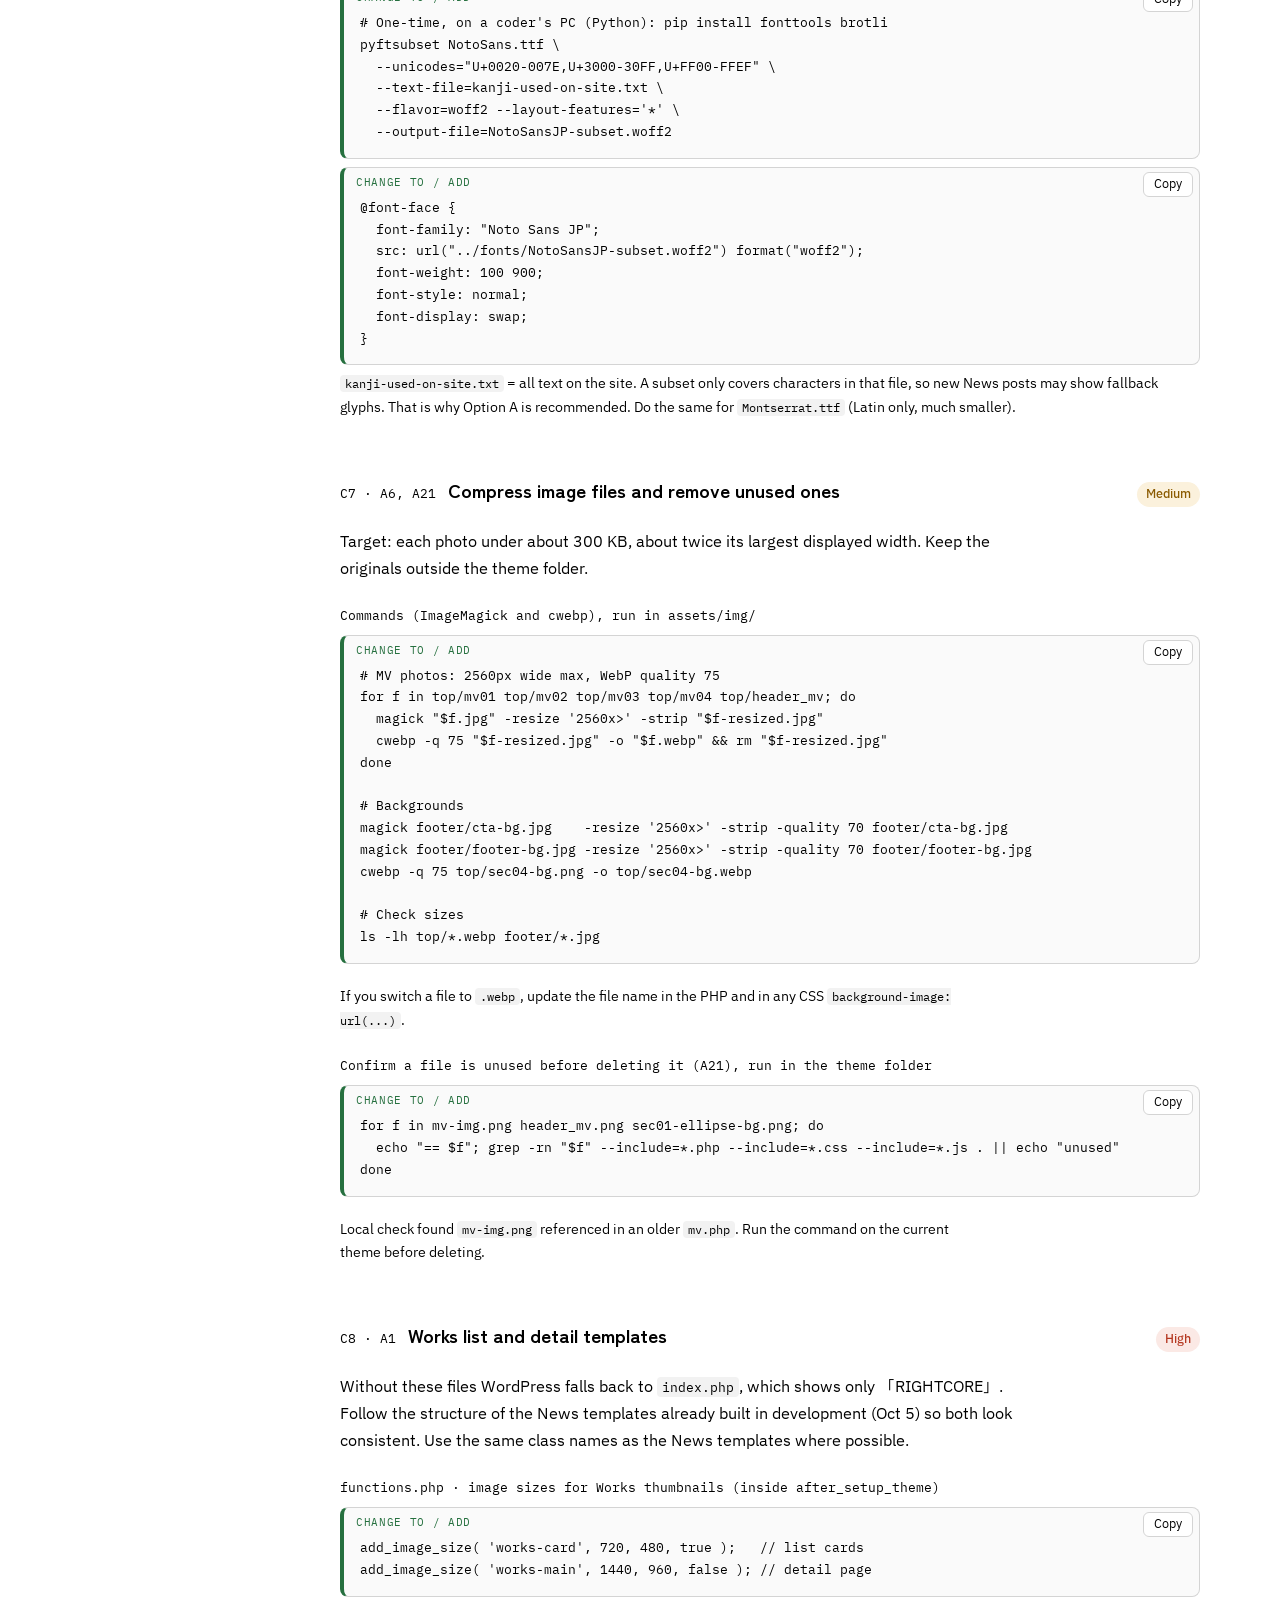
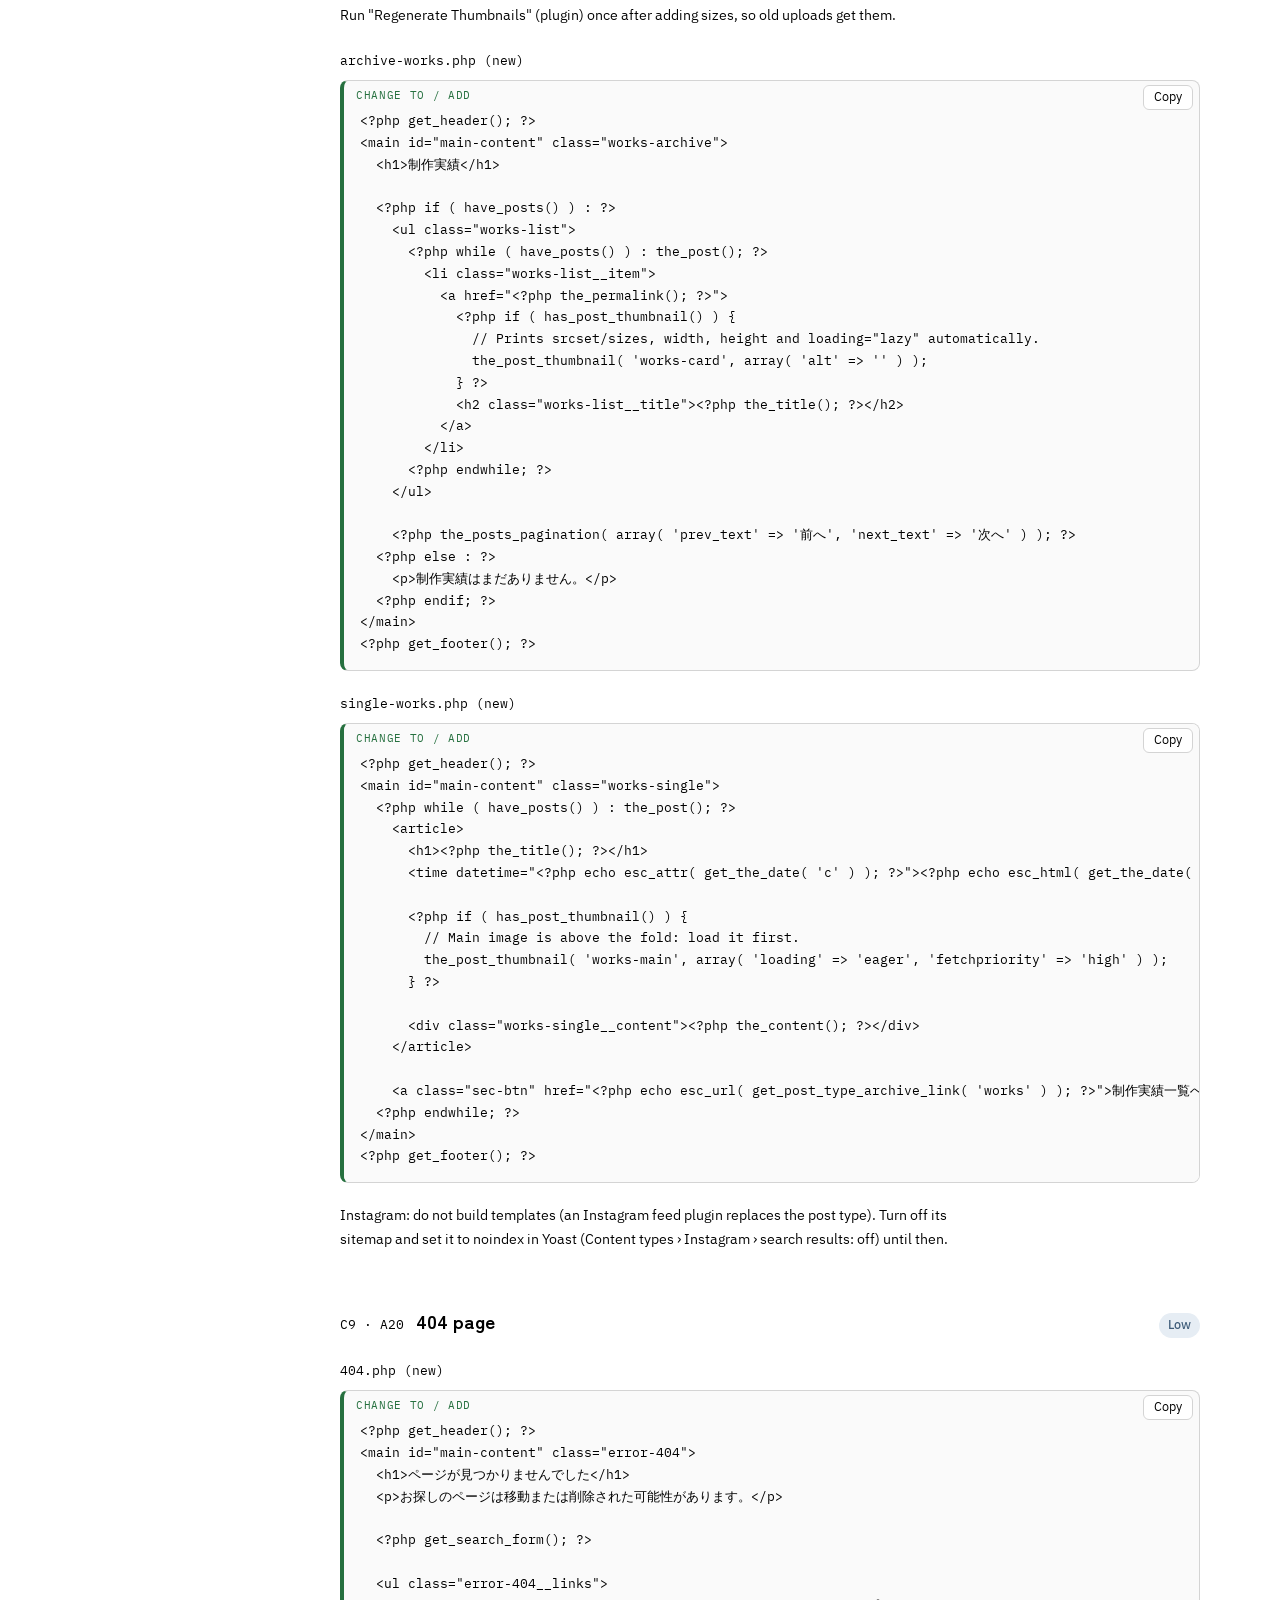
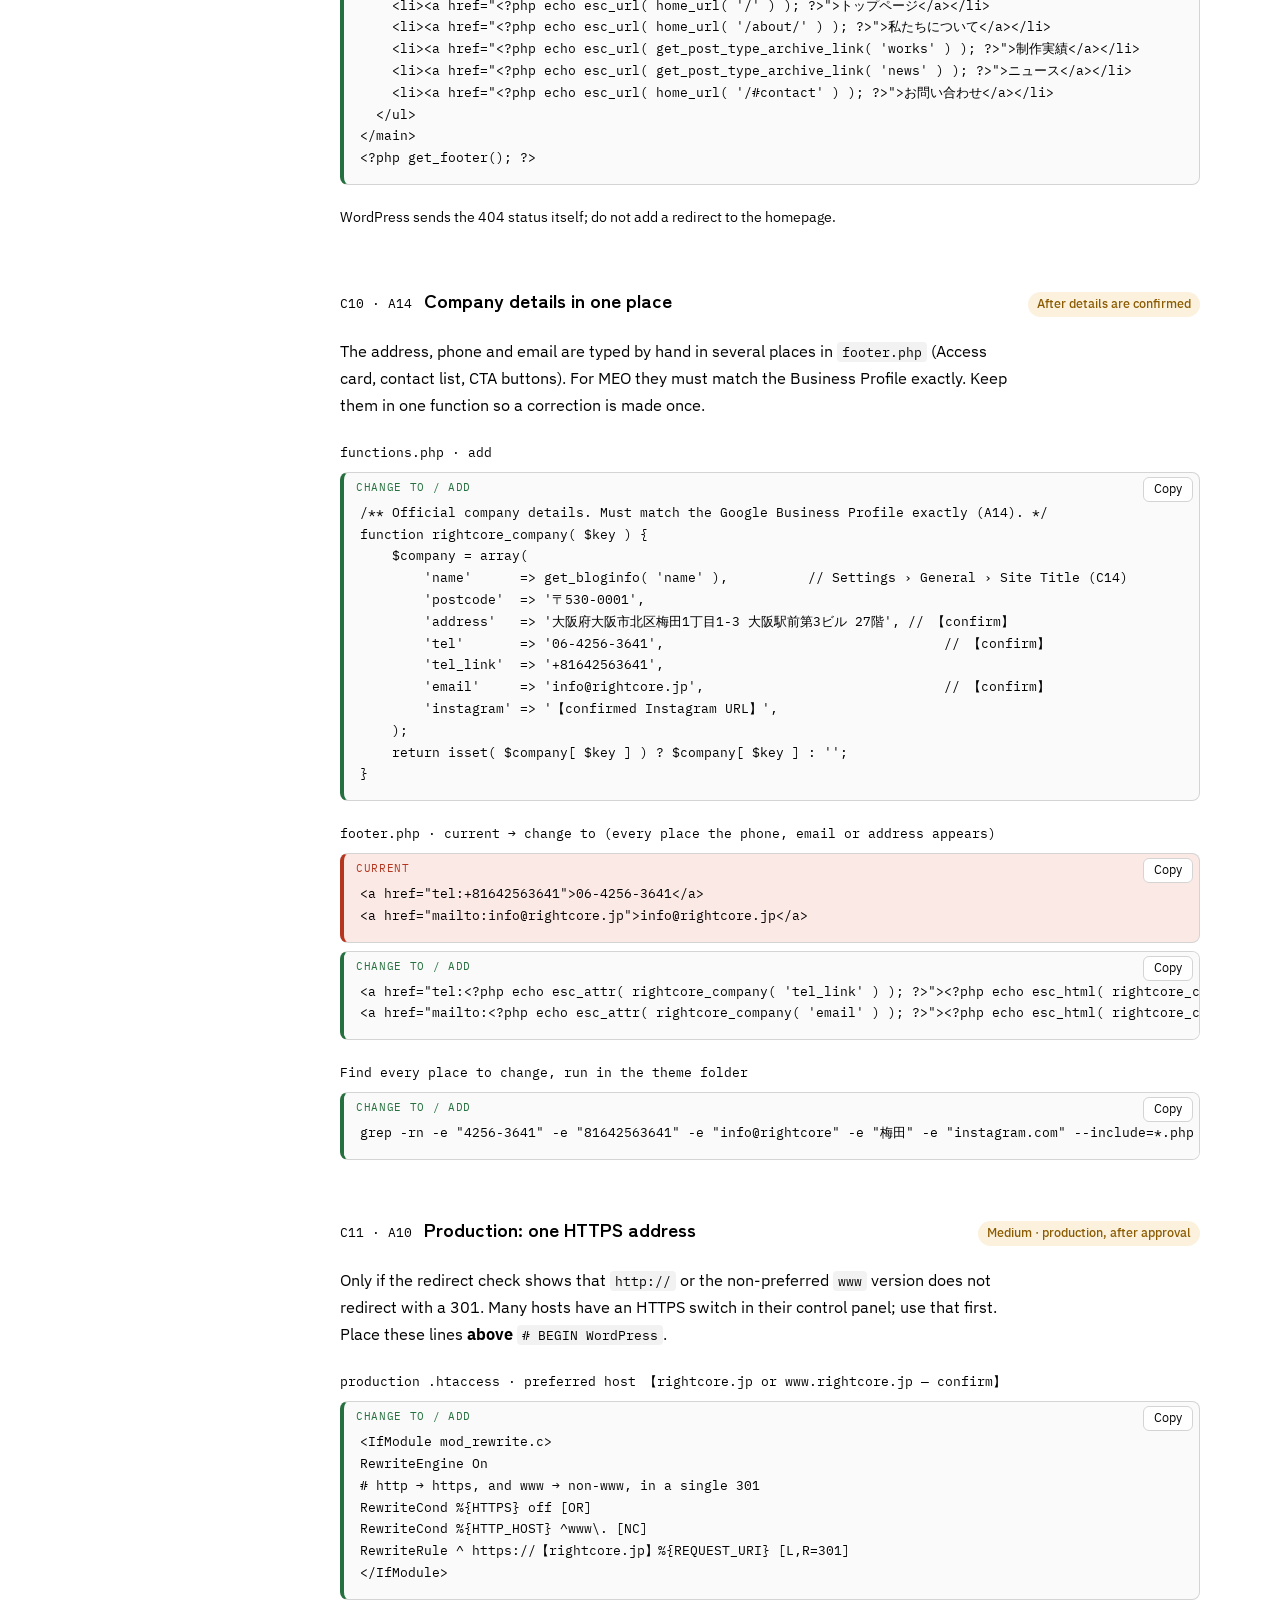
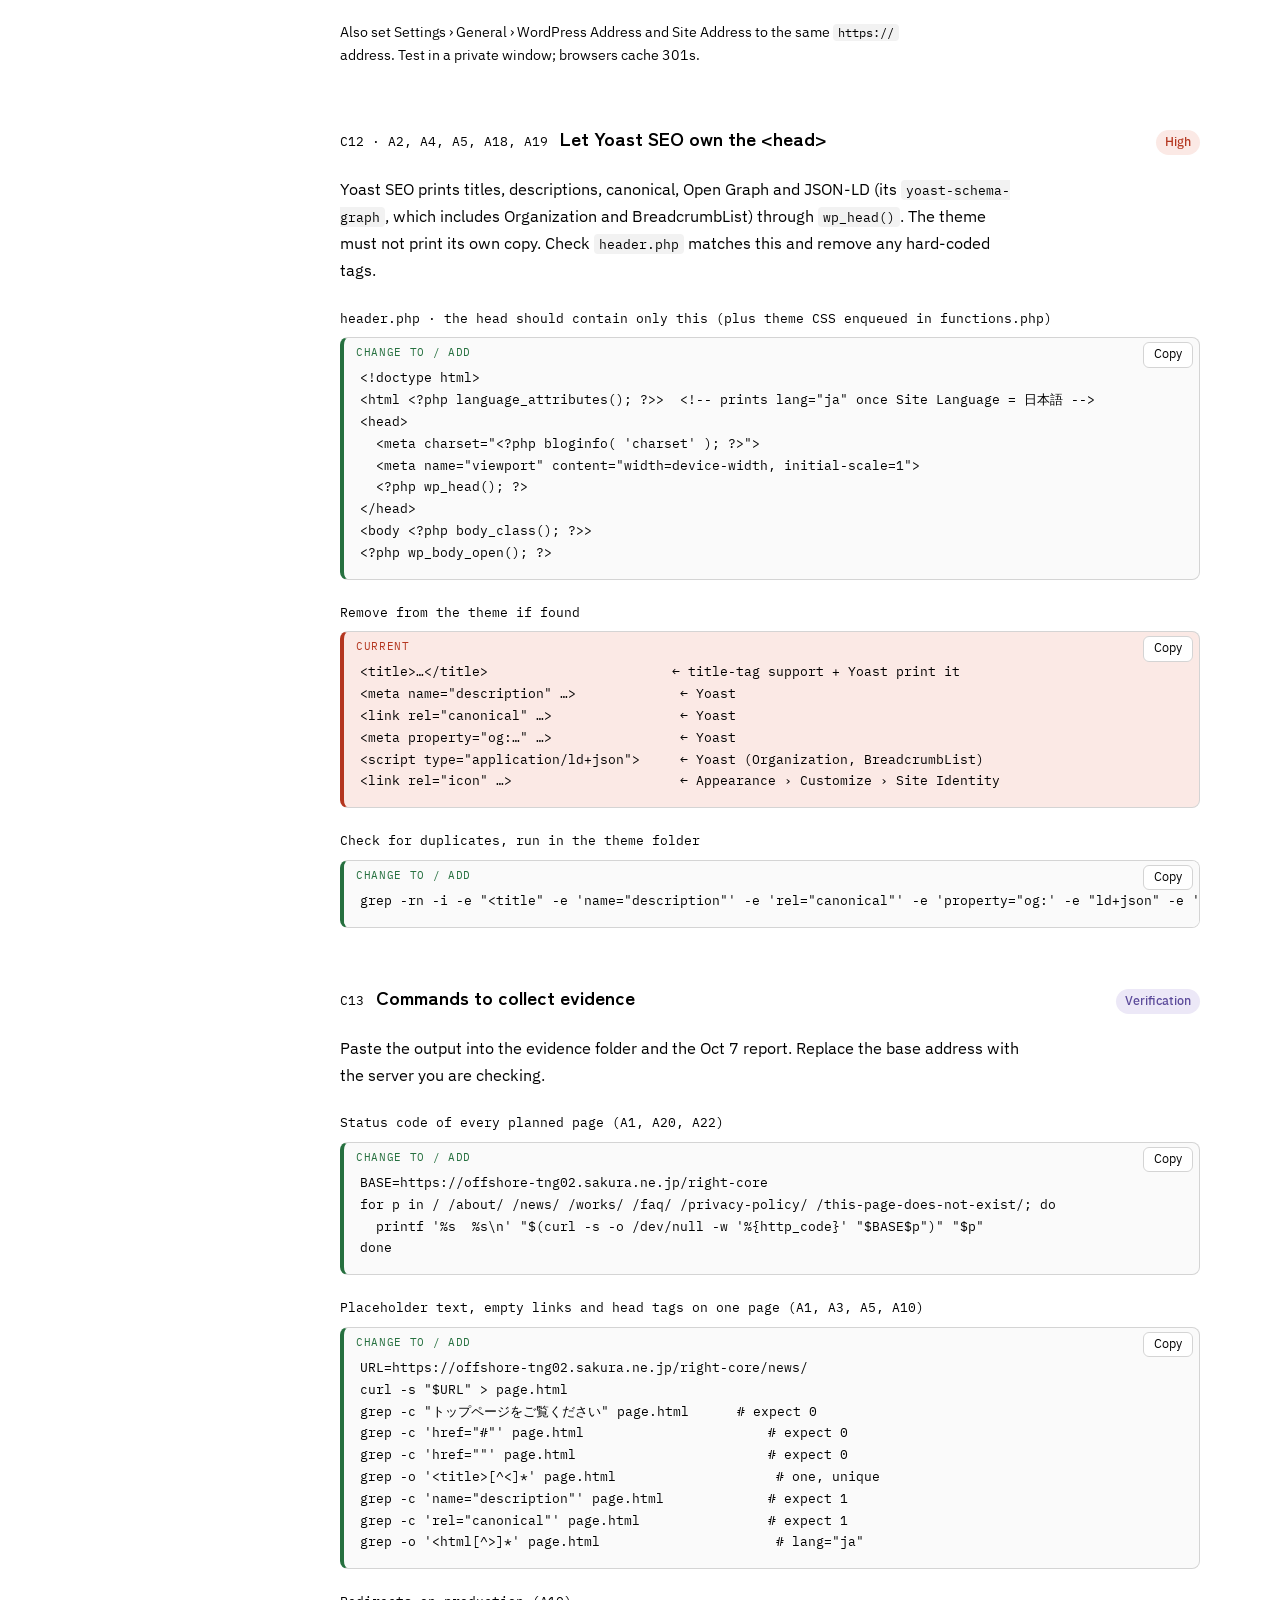
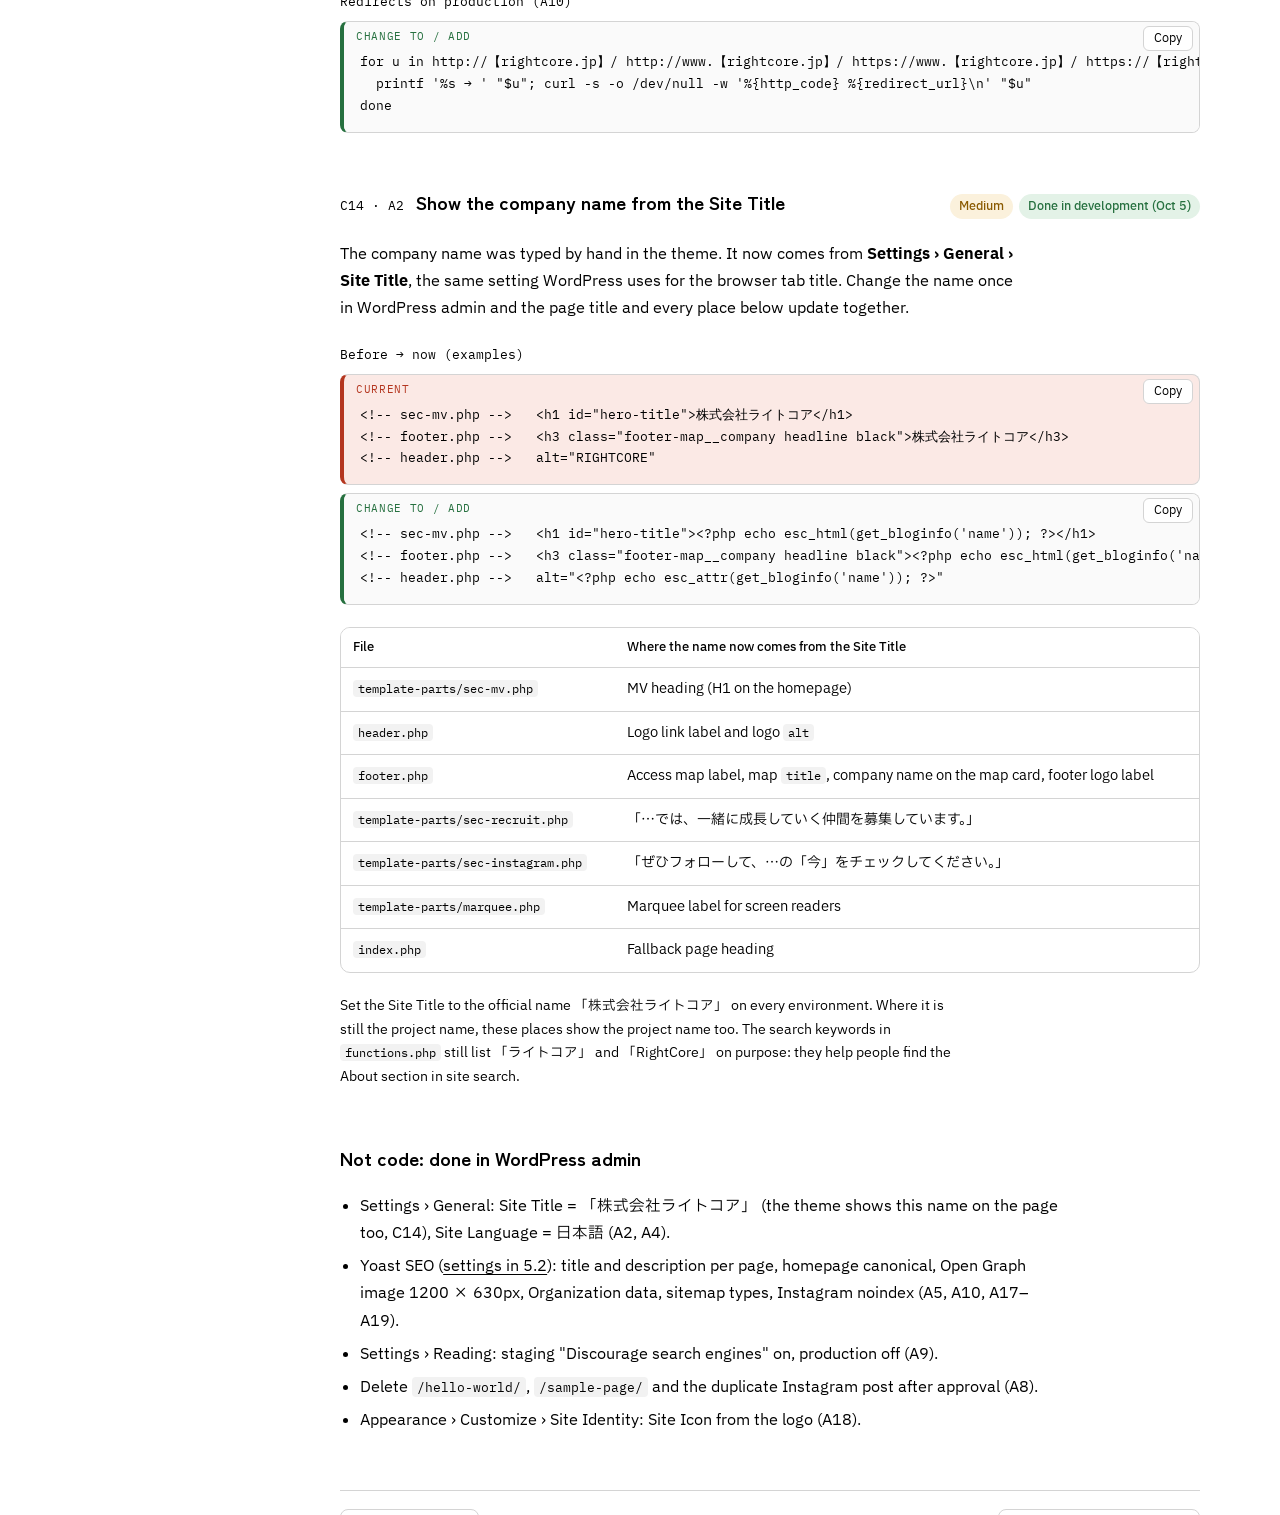
<file: 05b-code-changes.html>
<!doctype html>
<html lang="en">

<head>
  <meta charset="utf-8">
  <meta name="viewport" content="width=device-width, initial-scale=1">
  <meta name="color-scheme" content="light">
  <meta name="robots" content="noindex, nofollow">
  <title>Code changes · RightCore SEO Plan</title>
  <link rel="preconnect" href="https://fonts.googleapis.com">
  <link rel="preconnect" href="https://fonts.gstatic.com" crossorigin>
  <link rel="stylesheet"
    href="https://fonts.googleapis.com/css2?family=IBM+Plex+Mono:wght@400;500&family=IBM+Plex+Sans+JP:wght@400;500;700&family=Zen+Kaku+Gothic+New:wght@700;900&display=swap">
  <link rel="stylesheet" href="styles.css">
</head>

<body>
  <div class="shell">
    <nav class="toc" aria-label="Contents">
      <a class="home" href="index.html">RightCore SEO Plan</a>
      <p>Contents</p>
      <ol>
        <li><a href="01-simple-explanation.html">1. Simple explanation</a></li>
        <li><a href="02-site-map.html">2. Site map &amp; page plan</a></li>
        <li><a href="03-website-audit.html">3. Website audit</a></li>
        <li><a href="04-discussion-guide.html">4. Discussion guide</a></li>
        <li><a href="05-coder-tasks.html">5. Coder task list</a></li>
        <li><a href="05b-code-changes.html" aria-current="page">5.1 Code changes</a></li>
        <li><a href="05c-wp-checklist.html">5.2 WP checklist &amp; plugins</a></li>
        <li><a href="06-questions.html">6. Questions for media &amp; manager</a></li>
        <li><a href="07-report-template.html">7. Oct 7 report template</a></li>
        <li><a href="09-sources.html">Sources</a></li>
      </ol>
    </nav>

    <main>
      <section>
        <h2>5.1 Code changes</h2>
        <p class="lede">The exact theme code that needs editing, with the current code and the replacement. Each
          block names its file, the audit finding and the task in <a href="05-coder-tasks.html">section 5</a>.</p>
        <div class="note key">
          <p><b>Before you edit</b></p>
          <ul>
            <li>Line numbers are from the October 1 audit of the development build. Search for the quoted code if
              the lines have moved.</li>
            <li>Make every change in development first. Production changes wait for manager approval.</li>
            <li>Values in <code>【brackets】</code> (link targets, alt text, image sizes, domain) must be confirmed
              before upload.</li>
            <li>Titles, descriptions, canonical, Open Graph, sitemap and structured data are set in Yoast SEO, not
              in the theme (<a href="#seo-plugin">see C12</a>).</li>
          </ul>
        </div>
        <ol class="topics">
          <li><a href="#htaccess"><b>C1. Test site 404s</b><span><code>right-core/.htaccess</code> · A22</span></a></li>
          <li><a href="#nav-links"><b>C2. Header and footer links</b><span><code>header.php</code>, <code>footer.php</code> · A3</span></a></li>
          <li><a href="#buttons"><b>C3. もっと見る buttons and service cards</b><span><code>sec-about.php</code>, <code>sec-service.php</code>, <code>sec-recruit.php</code>, <code>sec-faq.php</code> · A3</span></a></li>
          <li><a href="#headings"><b>C4. Duplicate headings and ids</b><span><code>sec-service.php</code>, <code>sec-about.php</code>, <code>sec-recruit.php</code> · A11</span></a></li>
          <li><a href="#images"><b>C5. Image loading, sizes and alt text</b><span><code>sec-mv.php</code>, <code>sec-about.php</code>, <code>sec-recruit.php</code> · A6, A7</span></a></li>
          <li><a href="#fonts"><b>C6. Replace the 8.9 MB font</b><span><code>assets/css/base/fonts.css</code>, <code>functions.php</code> · A6</span></a></li>
          <li><a href="#image-files"><b>C7. Compress image files</b><span><code>assets/img/</code> · A6, A21</span></a></li>
          <li><a href="#works"><b>C8. Works list and detail templates</b><span>new <code>archive-works.php</code>, <code>single-works.php</code> · A1</span></a></li>
          <li><a href="#notfound"><b>C9. 404 page</b><span>new <code>404.php</code> · A20</span></a></li>
          <li><a href="#company"><b>C10. Company details in one place</b><span><code>functions.php</code>, <code>footer.php</code> · A14</span></a></li>
          <li><a href="#redirects"><b>C11. Production HTTPS redirect</b><span>production <code>.htaccess</code> · A10</span></a></li>
          <li><a href="#seo-plugin"><b>C12. Remove duplicate head output</b><span><code>header.php</code> · A2, A4, A5, A18, A19</span></a></li>
          <li><a href="#verify"><b>C13. Commands to collect evidence</b><span>status codes, placeholders, links</span></a></li>
          <li><a href="#site-name"><b>C14. Company name from the Site Title</b><span><code>sec-mv.php</code>, <code>header.php</code>, <code>footer.php</code> and 4 more · A2</span></a></li>
        </ol>
      </section>

      <!-- C1 -->
      <section id="htaccess">
        <div class="finding-head"><span class="num">C1 · A22</span>
          <h3>Fix the 404s on the published test site</h3>
          <div class="chips"><span class="chip p-high">High</span></div>
        </div>
        <p>First try Settings › Permalinks › Save in the test site admin. If <code>/right-core/news/</code> still
          shows the server's plain "Not Found" page, upload this file as <code>right-core/.htaccess</code>. FTP
          clients often hide files that start with a dot; turn on "show hidden files".</p>
        <figure class="code">
          <figcaption>right-core/.htaccess (new or replace)</figcaption>
          <pre><code># BEGIN WordPress
&lt;IfModule mod_rewrite.c&gt;
RewriteEngine On
RewriteBase /right-core/
RewriteRule ^index\.php$ - [L]
RewriteCond %{REQUEST_FILENAME} !-f
RewriteCond %{REQUEST_FILENAME} !-d
RewriteRule . /right-core/index.php [L]
&lt;/IfModule&gt;
# END WordPress</code></pre>
        </figure>
        <p class="small">On production, WordPress is at the domain root: use <code>RewriteBase /</code> and
          <code>RewriteRule . /index.php [L]</code>.</p>
      </section>

      <!-- C2 -->
      <section id="nav-links">
        <div class="finding-head"><span class="num">C2 · A3</span>
          <h3>Header and footer links go to their own pages</h3>
          <div class="chips"><span class="chip p-high">High</span><span class="chip s-ok">Done in development (Oct 5)</span></div>
        </div>
        <p><b>Decision:</b> every menu item, contact button and footer site map link points to its own page address
          now, even if that page is not built yet and shows a 404 for the moment. The links start working as each page
          in the <a href="02-site-map.html">page plan</a> is published, with no further code change. Facebook and X use
          dummy addresses until the official accounts are confirmed.</p>
        <figure class="code">
          <figcaption>header.php, menu (desktop and mobile) · before → now</figcaption>
          <pre class="before"><code>&lt;a href="#about" class="nav-block1"&gt;
&lt;a href="#service" class="nav-block1"&gt;
&lt;a href="#company" class="nav-block1"&gt;
&lt;a href="#works" class="nav-block1"&gt;
&lt;a href="#recruit" class="nav-block1"&gt;
&lt;a href="#faq" class="nav-block1"&gt;
&lt;a href="#news" class="nav-block1"&gt;
&lt;a href="#contact" class="contact-btn"&gt;   (2 places)</code></pre>
          <pre class="after"><code>&lt;a href="&lt;?php echo esc_url(home_url('/about/')); ?&gt;" class="nav-block1"&gt;
&lt;a href="&lt;?php echo esc_url(home_url('/service/')); ?&gt;" class="nav-block1"&gt;
&lt;a href="&lt;?php echo esc_url(home_url('/company/')); ?&gt;" class="nav-block1"&gt;
&lt;a href="&lt;?php echo esc_url(home_url('/works/')); ?&gt;" class="nav-block1"&gt;
&lt;a href="&lt;?php echo esc_url(home_url('/recruit/')); ?&gt;" class="nav-block1"&gt;
&lt;a href="&lt;?php echo esc_url(home_url('/faq/')); ?&gt;" class="nav-block1"&gt;
&lt;a href="&lt;?php echo esc_url(rightcore_news_list_url()); ?&gt;" class="nav-block1"&gt;
&lt;a href="&lt;?php echo esc_url(home_url('/contact/')); ?&gt;" class="contact-btn"&gt;   (2 places)</code></pre>
        </figure>
        <figure class="code">
          <figcaption>footer.php, site map · before → now</figcaption>
          <pre class="before"><code>&lt;li&gt;&lt;a href="#about"&gt;About&lt;span&gt;私たちについて&lt;/span&gt;&lt;/a&gt;&lt;/li&gt;
&lt;li&gt;&lt;a href="#services"&gt;Service&lt;span&gt;サービス紹介&lt;/span&gt;&lt;/a&gt;&lt;/li&gt;
&lt;li&gt;&lt;a href="#company"&gt;Company&lt;span&gt;会社概要&lt;/span&gt;&lt;/a&gt;&lt;/li&gt;
&lt;li&gt;&lt;a href="#works"&gt;Works&lt;span&gt;実績&lt;/span&gt;&lt;/a&gt;&lt;/li&gt;
&lt;li&gt;&lt;a href="#recruit"&gt;Recruit&lt;span&gt;採用情報&lt;/span&gt;&lt;/a&gt;&lt;/li&gt;
&lt;li&gt;&lt;a href="#faq"&gt;Faq&lt;span&gt;よくあるご質問&lt;/span&gt;&lt;/a&gt;&lt;/li&gt;
&lt;li&gt;&lt;a href="#news"&gt;News&lt;span&gt;ニュース&lt;/span&gt;&lt;/a&gt;&lt;/li&gt;</code></pre>
          <pre class="after"><code>&lt;li&gt;&lt;a href="&lt;?php echo esc_url(home_url('/about/')); ?&gt;"&gt;About&lt;span&gt;私たちについて&lt;/span&gt;&lt;/a&gt;&lt;/li&gt;
&lt;li&gt;&lt;a href="&lt;?php echo esc_url(home_url('/service/')); ?&gt;"&gt;Service&lt;span&gt;サービス紹介&lt;/span&gt;&lt;/a&gt;&lt;/li&gt;
&lt;li&gt;&lt;a href="&lt;?php echo esc_url(home_url('/company/')); ?&gt;"&gt;Company&lt;span&gt;会社概要&lt;/span&gt;&lt;/a&gt;&lt;/li&gt;
&lt;li&gt;&lt;a href="&lt;?php echo esc_url(home_url('/works/')); ?&gt;"&gt;Works&lt;span&gt;実績&lt;/span&gt;&lt;/a&gt;&lt;/li&gt;
&lt;li&gt;&lt;a href="&lt;?php echo esc_url(home_url('/recruit/')); ?&gt;"&gt;Recruit&lt;span&gt;採用情報&lt;/span&gt;&lt;/a&gt;&lt;/li&gt;
&lt;li&gt;&lt;a href="&lt;?php echo esc_url(home_url('/faq/')); ?&gt;"&gt;Faq&lt;span&gt;よくあるご質問&lt;/span&gt;&lt;/a&gt;&lt;/li&gt;
&lt;li&gt;&lt;a href="&lt;?php echo esc_url(rightcore_news_list_url()); ?&gt;"&gt;News&lt;span&gt;ニュース&lt;/span&gt;&lt;/a&gt;&lt;/li&gt;</code></pre>
        </figure>
        <p class="small">The Privacy Policy link already pointed to <code>/privacy-policy/</code> and is unchanged.
          <code>rightcore_news_list_url()</code> returns the page that uses the 「News一覧」 template, or
          <code>/news/</code> if there is none.</p>

        <figure class="code">
          <figcaption>footer.php, social icons · before → now</figcaption>
          <pre class="before"><code>&lt;a class="footer-panel__social-icon" href="#" target="_blank" rel="noopener noreferrer" aria-label="Facebook"&gt;
&lt;a class="footer-panel__social-icon footer-panel__social-icon--x" href="#" target="_blank" rel="noopener noreferrer" aria-label="X"&gt;</code></pre>
          <pre class="after"><code>&lt;a class="footer-panel__social-icon" href="https://www.facebook.com/" target="_blank" rel="noopener noreferrer" aria-label="Facebook"&gt;
&lt;a class="footer-panel__social-icon footer-panel__social-icon--x" href="https://x.com/" target="_blank" rel="noopener noreferrer" aria-label="X"&gt;</code></pre>
        </figure>
        <p class="small">Dummy addresses: replace with 【official Facebook URL】 and 【official X URL】 once the
          manager confirms the accounts, or delete the icons if the accounts do not exist (A3, A14).</p>
      </section>

      <!-- C3 -->
      <section id="buttons">
        <div class="finding-head"><span class="num">C3 · A3</span>
          <h3>もっと見る buttons and service card links go to their pages</h3>
          <div class="chips"><span class="chip p-high">High</span><span class="chip s-ok">Done in development (Oct 5)</span></div>
        </div>
        <p>Same decision as C2: no <code>#</code> or empty links. Each button points to the page it describes, even
          if that page is a 404 for now. The homepage now has no <code>href="#"</code> and no empty
          <code>href=""</code> links (the hidden "skip to content" link <code>#main-content</code> stays; it is an
          accessibility jump, not a placeholder).</p>
        <figure class="code">
          <figcaption>sec-about.php, sec-service.php (2 buttons), sec-recruit.php · before → now</figcaption>
          <pre class="before"><code>&lt;?php get_template_part('template-parts/button', null, array('url' =&gt; '#')); ?&gt;</code></pre>
          <pre class="after"><code>&lt;!-- sec-about.php --&gt;
&lt;?php get_template_part('template-parts/button', null, array('url' =&gt; home_url('/about/'))); ?&gt;
&lt;!-- sec-service.php (desktop and phone buttons) --&gt;
&lt;?php get_template_part('template-parts/button', null, array('url' =&gt; home_url('/service/'))); ?&gt;
&lt;!-- sec-recruit.php --&gt;
&lt;?php get_template_part('template-parts/button', null, array('url' =&gt; home_url('/recruit/'))); ?&gt;</code></pre>
        </figure>
        <figure class="code">
          <figcaption>sec-service.php, card "see more" links (8 links, 2 per service) · before → now</figcaption>
          <pre class="before"><code>&lt;a href="" class="fl"&gt;&lt;span&gt;see more&lt;/span&gt;&lt;i class="fa-solid fa-arrow-right"&gt;&lt;/i&gt;&lt;/a&gt;
&lt;a href="#" class="fl"&gt;&lt;span&gt;see more&lt;/span&gt;&lt;i class="fa-solid fa-arrow-right"&gt;&lt;/i&gt;&lt;/a&gt;</code></pre>
          <pre class="after"><code>&lt;a href="&lt;?php echo esc_url(home_url('/service/#creative')); ?&gt;" class="fl"&gt;   Creative / 企画
&lt;a href="&lt;?php echo esc_url(home_url('/service/#design')); ?&gt;" class="fl"&gt;     Design / デザイン
&lt;a href="&lt;?php echo esc_url(home_url('/service/#media')); ?&gt;" class="fl"&gt;      Media / 運用
&lt;a href="&lt;?php echo esc_url(home_url('/service/#global')); ?&gt;" class="fl"&gt;     Global / グローバル</code></pre>
        </figure>
        <p class="small">When the Service page is built, give its four sections the ids <code>creative</code>,
          <code>design</code>, <code>media</code> and <code>global</code> so these links jump to the right place. If
          each service gets its own page later (page plan P2), change the links to those addresses.</p>
        <figure class="code">
          <figcaption>template-parts/button.php · default when no URL is passed</figcaption>
          <pre class="before"><code>'url'   =&gt; '#',</code></pre>
          <pre class="after"><code>'url'   =&gt; home_url( '/' ),</code></pre>
        </figure>
        <p class="small">The FAQ button already links to <code>/faq/</code> and is unchanged. The Works button links to
          the Works list (<code>get_post_type_archive_link( 'works' )</code>).</p>
      </section>

      <!-- C4 -->
      <section id="headings">
        <div class="finding-head"><span class="num">C4 · A11</span>
          <h3>One heading per service and unique section ids</h3>
          <div class="chips"><span class="chip p-low">Low</span></div>
        </div>
        <p>Each service name is an <code>&lt;h2&gt;</code> twice (card and hover overlay), and
          <code>id="about-title"</code> appears three times. Each section's <code>aria-labelledby</code> must match
          its own heading id.</p>
        <figure class="code">
          <figcaption>sec-service.php, overlay (lines 50, 86, 122, 158) · current → change to</figcaption>
          <pre class="before"><code>&lt;div class="title-block"&gt;
  &lt;h2&gt;Creative / 企画&lt;/h2&gt;</code></pre>
          <pre class="after"><code>&lt;div class="title-block"&gt;
  &lt;p class="title-block__name" aria-hidden="true"&gt;Creative / 企画&lt;/p&gt;</code></pre>
        </figure>
        <p class="small">Copy the overlay <code>h2</code> styles to <code>.title-block__name</code> so the look does
          not change. Service names are H3 under the section's H2; change the card heading
          (lines 32, 68, 104, 140) from <code>h2</code> to <code>h3</code> if the section title is the H2.</p>
        <figure class="code">
          <figcaption>sec-about.php, sec-service.php, sec-recruit.php · unique ids</figcaption>
          <pre class="after"><code>&lt;!-- sec-about.php --&gt;
&lt;section id="about" aria-labelledby="about-title"&gt; … &lt;h2 id="about-title"&gt;

&lt;!-- sec-service.php --&gt;
&lt;section id="service" aria-labelledby="service-title"&gt; … &lt;h2 id="service-title"&gt;

&lt;!-- sec-recruit.php --&gt;
&lt;section id="recruit" aria-labelledby="recruit-title"&gt; … &lt;h2 id="recruit-title"&gt;</code></pre>
        </figure>
        <p class="small">Search the CSS and JS for <code>#about-title</code> before renaming, and update any selector
          that uses it.</p>
      </section>

      <!-- C5 -->
      <section id="images">
        <div class="finding-head"><span class="num">C5 · A6, A7</span>
          <h3>Image loading, width/height and alt text</h3>
          <div class="chips"><span class="chip p-high">High</span></div>
        </div>
        <p>The first MV photo is the largest item on screen (LCP): load it immediately with high priority. Every
          other image below it loads lazily. Every <code>&lt;img&gt;</code> gets <code>width</code> and
          <code>height</code> equal to the file's real pixel size (only 19 of 42 have them now).</p>
        <figure class="code">
          <figcaption>sec-mv.php · MV slider images</figcaption>
          <pre class="before"><code>&lt;img src="&lt;?php echo get_template_directory_uri(); ?&gt;/assets/img/top/mv01.jpg" alt="" /&gt;
&lt;img src="&lt;?php echo get_template_directory_uri(); ?&gt;/assets/img/top/mv02.jpg" alt="" /&gt;</code></pre>
          <pre class="after"><code>&lt;?php $img = get_template_directory_uri() . '/assets/img/top/'; ?&gt;
&lt;!-- First slide: no lazy loading, high priority --&gt;
&lt;img src="&lt;?php echo esc_url( $img . 'mv01.jpg' ); ?&gt;"
     width="【1920】" height="【1080】"
     fetchpriority="high" decoding="async"
     alt="【短い説明: 例 打ち合わせをするライトコアのスタッフ】" /&gt;
&lt;!-- Other slides --&gt;
&lt;img src="&lt;?php echo esc_url( $img . 'mv02.jpg' ); ?&gt;"
     width="【1920】" height="【1080】"
     loading="lazy" decoding="async"
     alt="【短い説明】" /&gt;</code></pre>
        </figure>
        <p class="small">If the slider shows mv02 first (the audit measured mv02 as LCP), put
          <code>fetchpriority="high"</code> on whichever slide is visible on first load, and only that one.</p>
        <figure class="code">
          <figcaption>sec-about.php (img01.png) and sec-recruit.php (img02.png) · current → change to</figcaption>
          <pre class="before"><code>&lt;img src="&lt;?php echo get_template_directory_uri(); ?&gt;/assets/img/top/img02.png" alt="" /&gt;</code></pre>
          <pre class="after"><code>&lt;img src="&lt;?php echo esc_url( get_template_directory_uri() . '/assets/img/top/img02.webp' ); ?&gt;"
     width="【800】" height="【600】" loading="lazy" decoding="async"
     alt="【短い説明: 例 オフィスで作業するデザイナー】" /&gt;</code></pre>
        </figure>
        <div class="note">
          <p><b>Alt text rules</b></p>
          <ul>
            <li>Photos that carry meaning (MV, About, Recruit): short, factual Japanese description.</li>
            <li>Images that show text: repeat that text.</li>
            <li>Decorative images (bullets, icons next to a label, avatars next to a name): keep <code>alt=""</code>.</li>
            <li>Service card images currently say <code>alt="Avatar"</code>: change to <code>alt=""</code> (the card
              heading already names the service).</li>
          </ul>
        </div>
      </section>

      <!-- C6 -->
      <section id="fonts">
        <div class="finding-head"><span class="num">C6 · A6</span>
          <h3>Replace the 8.9 MB NotoSans.ttf</h3>
          <div class="chips"><span class="chip p-high">High</span></div>
        </div>
        <p>Choose one option and compare the look in development. Option A is the least work.</p>
        <figure class="code">
          <figcaption>assets/css/base/fonts.css · current</figcaption>
          <pre class="before"><code>@font-face {
  font-family: "Noto Sans JP";
  src: url("../fonts/NotoSans.ttf") format("truetype");
  font-weight: 100 900;
  font-style: normal;
  font-display: swap;
}</code></pre>
        </figure>
        <figure class="code">
          <figcaption>Option A · functions.php, inside the existing wp_enqueue_scripts action</figcaption>
          <pre class="after"><code>// Google Fonts serves Japanese in small slices, so only the characters on the page download.
wp_enqueue_style(
    'noto-sans-jp',
    'https://fonts.googleapis.com/css2?family=Noto+Sans+JP:wght@400;500;700&amp;display=swap',
    array(),
    null
);</code></pre>
          <figcaption>…and delete the Noto Sans JP <code>@font-face</code> block from fonts.css. Keep
            <code>font-family: "Noto Sans JP"</code> in the CSS rules as it is. Add only the weights the design
            uses.</figcaption>
        </figure>
        <figure class="code">
          <figcaption>Option B · self-hosted subset WOFF2 (keeps fonts on our server)</figcaption>
          <pre class="after"><code># One-time, on a coder's PC (Python): pip install fonttools brotli
pyftsubset NotoSans.ttf \
  --unicodes="U+0020-007E,U+3000-30FF,U+FF00-FFEF" \
  --text-file=kanji-used-on-site.txt \
  --flavor=woff2 --layout-features='*' \
  --output-file=NotoSansJP-subset.woff2</code></pre>
          <pre class="after"><code>@font-face {
  font-family: "Noto Sans JP";
  src: url("../fonts/NotoSansJP-subset.woff2") format("woff2");
  font-weight: 100 900;
  font-style: normal;
  font-display: swap;
}</code></pre>
          <figcaption><code>kanji-used-on-site.txt</code> = all text on the site. A subset only covers characters
            in that file, so new News posts may show fallback glyphs. That is why Option A is recommended. Do the same
            for <code>Montserrat.ttf</code> (Latin only, much smaller).</figcaption>
        </figure>
      </section>

      <!-- C7 -->
      <section id="image-files">
        <div class="finding-head"><span class="num">C7 · A6, A21</span>
          <h3>Compress image files and remove unused ones</h3>
          <div class="chips"><span class="chip p-med">Medium</span></div>
        </div>
        <p>Target: each photo under about 300 KB, about twice its largest displayed width. Keep the originals outside
          the theme folder.</p>
        <figure class="code">
          <figcaption>Commands (ImageMagick and cwebp), run in assets/img/</figcaption>
          <pre class="after"><code># MV photos: 2560px wide max, WebP quality 75
for f in top/mv01 top/mv02 top/mv03 top/mv04 top/header_mv; do
  magick "$f.jpg" -resize '2560x&gt;' -strip "$f-resized.jpg"
  cwebp -q 75 "$f-resized.jpg" -o "$f.webp" &amp;&amp; rm "$f-resized.jpg"
done

# Backgrounds
magick footer/cta-bg.jpg    -resize '2560x&gt;' -strip -quality 70 footer/cta-bg.jpg
magick footer/footer-bg.jpg -resize '2560x&gt;' -strip -quality 70 footer/footer-bg.jpg
cwebp -q 75 top/sec04-bg.png -o top/sec04-bg.webp

# Check sizes
ls -lh top/*.webp footer/*.jpg</code></pre>
        </figure>
        <p class="small">If you switch a file to <code>.webp</code>, update the file name in the PHP and in any CSS
          <code>background-image: url(...)</code>.</p>
        <figure class="code">
          <figcaption>Confirm a file is unused before deleting it (A21), run in the theme folder</figcaption>
          <pre class="after"><code>for f in mv-img.png header_mv.png sec01-ellipse-bg.png; do
  echo "== $f"; grep -rn "$f" --include=*.php --include=*.css --include=*.js . || echo "unused"
done</code></pre>
        </figure>
        <p class="small">Local check found <code>mv-img.png</code> referenced in an older <code>mv.php</code>. Run the
          command on the current theme before deleting.</p>
      </section>

      <!-- C8 -->
      <section id="works">
        <div class="finding-head"><span class="num">C8 · A1</span>
          <h3>Works list and detail templates</h3>
          <div class="chips"><span class="chip p-high">High</span></div>
        </div>
        <p>Without these files WordPress falls back to <code>index.php</code>, which shows only 「RIGHTCORE」. Follow
          the structure of the News templates already built in development (Oct 5) so both look consistent. Use the
          same class names as the News templates where possible.</p>
        <figure class="code">
          <figcaption>functions.php · image sizes for Works thumbnails (inside after_setup_theme)</figcaption>
          <pre class="after"><code>add_image_size( 'works-card', 720, 480, true );   // list cards
add_image_size( 'works-main', 1440, 960, false ); // detail page</code></pre>
          <figcaption>Run "Regenerate Thumbnails" (plugin) once after adding sizes, so old uploads get them.</figcaption>
        </figure>
        <figure class="code">
          <figcaption>archive-works.php (new)</figcaption>
          <pre class="after"><code>&lt;?php get_header(); ?&gt;
&lt;main id="main-content" class="works-archive"&gt;
  &lt;h1&gt;制作実績&lt;/h1&gt;

  &lt;?php if ( have_posts() ) : ?&gt;
    &lt;ul class="works-list"&gt;
      &lt;?php while ( have_posts() ) : the_post(); ?&gt;
        &lt;li class="works-list__item"&gt;
          &lt;a href="&lt;?php the_permalink(); ?&gt;"&gt;
            &lt;?php if ( has_post_thumbnail() ) {
              // Prints srcset/sizes, width, height and loading="lazy" automatically.
              the_post_thumbnail( 'works-card', array( 'alt' =&gt; '' ) );
            } ?&gt;
            &lt;h2 class="works-list__title"&gt;&lt;?php the_title(); ?&gt;&lt;/h2&gt;
          &lt;/a&gt;
        &lt;/li&gt;
      &lt;?php endwhile; ?&gt;
    &lt;/ul&gt;

    &lt;?php the_posts_pagination( array( 'prev_text' =&gt; '前へ', 'next_text' =&gt; '次へ' ) ); ?&gt;
  &lt;?php else : ?&gt;
    &lt;p&gt;制作実績はまだありません。&lt;/p&gt;
  &lt;?php endif; ?&gt;
&lt;/main&gt;
&lt;?php get_footer(); ?&gt;</code></pre>
        </figure>
        <figure class="code">
          <figcaption>single-works.php (new)</figcaption>
          <pre class="after"><code>&lt;?php get_header(); ?&gt;
&lt;main id="main-content" class="works-single"&gt;
  &lt;?php while ( have_posts() ) : the_post(); ?&gt;
    &lt;article&gt;
      &lt;h1&gt;&lt;?php the_title(); ?&gt;&lt;/h1&gt;
      &lt;time datetime="&lt;?php echo esc_attr( get_the_date( 'c' ) ); ?&gt;"&gt;&lt;?php echo esc_html( get_the_date( 'Y.m.d' ) ); ?&gt;&lt;/time&gt;

      &lt;?php if ( has_post_thumbnail() ) {
        // Main image is above the fold: load it first.
        the_post_thumbnail( 'works-main', array( 'loading' =&gt; 'eager', 'fetchpriority' =&gt; 'high' ) );
      } ?&gt;

      &lt;div class="works-single__content"&gt;&lt;?php the_content(); ?&gt;&lt;/div&gt;
    &lt;/article&gt;

    &lt;a class="sec-btn" href="&lt;?php echo esc_url( get_post_type_archive_link( 'works' ) ); ?&gt;"&gt;制作実績一覧へ戻る&lt;/a&gt;
  &lt;?php endwhile; ?&gt;
&lt;/main&gt;
&lt;?php get_footer(); ?&gt;</code></pre>
        </figure>
        <p class="small">Instagram: do not build templates (an Instagram feed plugin replaces the post type). Turn off
          its sitemap and set it to noindex in Yoast (Content types › Instagram › search results: off) until then.</p>
      </section>

      <!-- C9 -->
      <section id="notfound">
        <div class="finding-head"><span class="num">C9 · A20</span>
          <h3>404 page</h3>
          <div class="chips"><span class="chip p-low">Low</span></div>
        </div>
        <figure class="code">
          <figcaption>404.php (new)</figcaption>
          <pre class="after"><code>&lt;?php get_header(); ?&gt;
&lt;main id="main-content" class="error-404"&gt;
  &lt;h1&gt;ページが見つかりませんでした&lt;/h1&gt;
  &lt;p&gt;お探しのページは移動または削除された可能性があります。&lt;/p&gt;

  &lt;?php get_search_form(); ?&gt;

  &lt;ul class="error-404__links"&gt;
    &lt;li&gt;&lt;a href="&lt;?php echo esc_url( home_url( '/' ) ); ?&gt;"&gt;トップページ&lt;/a&gt;&lt;/li&gt;
    &lt;li&gt;&lt;a href="&lt;?php echo esc_url( home_url( '/about/' ) ); ?&gt;"&gt;私たちについて&lt;/a&gt;&lt;/li&gt;
    &lt;li&gt;&lt;a href="&lt;?php echo esc_url( get_post_type_archive_link( 'works' ) ); ?&gt;"&gt;制作実績&lt;/a&gt;&lt;/li&gt;
    &lt;li&gt;&lt;a href="&lt;?php echo esc_url( get_post_type_archive_link( 'news' ) ); ?&gt;"&gt;ニュース&lt;/a&gt;&lt;/li&gt;
    &lt;li&gt;&lt;a href="&lt;?php echo esc_url( home_url( '/#contact' ) ); ?&gt;"&gt;お問い合わせ&lt;/a&gt;&lt;/li&gt;
  &lt;/ul&gt;
&lt;/main&gt;
&lt;?php get_footer(); ?&gt;</code></pre>
        </figure>
        <p class="small">WordPress sends the 404 status itself; do not add a redirect to the homepage.</p>
      </section>

      <!-- C10 -->
      <section id="company">
        <div class="finding-head"><span class="num">C10 · A14</span>
          <h3>Company details in one place</h3>
          <div class="chips"><span class="chip p-med">After details are confirmed</span></div>
        </div>
        <p>The address, phone and email are typed by hand in several places in <code>footer.php</code> (Access card,
          contact list, CTA buttons). For MEO they must match the Business Profile exactly. Keep them in one function
          so a correction is made once.</p>
        <figure class="code">
          <figcaption>functions.php · add</figcaption>
          <pre class="after"><code>/** Official company details. Must match the Google Business Profile exactly (A14). */
function rightcore_company( $key ) {
    $company = array(
        'name'      =&gt; get_bloginfo( 'name' ),          // Settings › General › Site Title (C14)
        'postcode'  =&gt; '〒530-0001',
        'address'   =&gt; '大阪府大阪市北区梅田1丁目1-3 大阪駅前第3ビル 27階', // 【confirm】
        'tel'       =&gt; '06-4256-3641',                                   // 【confirm】
        'tel_link'  =&gt; '+81642563641',
        'email'     =&gt; 'info@rightcore.jp',                              // 【confirm】
        'instagram' =&gt; '【confirmed Instagram URL】',
    );
    return isset( $company[ $key ] ) ? $company[ $key ] : '';
}</code></pre>
        </figure>
        <figure class="code">
          <figcaption>footer.php · current → change to (every place the phone, email or address appears)</figcaption>
          <pre class="before"><code>&lt;a href="tel:+81642563641"&gt;06-4256-3641&lt;/a&gt;
&lt;a href="mailto:info@rightcore.jp"&gt;info@rightcore.jp&lt;/a&gt;</code></pre>
          <pre class="after"><code>&lt;a href="tel:&lt;?php echo esc_attr( rightcore_company( 'tel_link' ) ); ?&gt;"&gt;&lt;?php echo esc_html( rightcore_company( 'tel' ) ); ?&gt;&lt;/a&gt;
&lt;a href="mailto:&lt;?php echo esc_attr( rightcore_company( 'email' ) ); ?&gt;"&gt;&lt;?php echo esc_html( rightcore_company( 'email' ) ); ?&gt;&lt;/a&gt;</code></pre>
        </figure>
        <figure class="code">
          <figcaption>Find every place to change, run in the theme folder</figcaption>
          <pre class="after"><code>grep -rn -e "4256-3641" -e "81642563641" -e "info@rightcore" -e "梅田" -e "instagram.com" --include=*.php .</code></pre>
        </figure>
      </section>

      <!-- C11 -->
      <section id="redirects">
        <div class="finding-head"><span class="num">C11 · A10</span>
          <h3>Production: one HTTPS address</h3>
          <div class="chips"><span class="chip p-med">Medium · production, after approval</span></div>
        </div>
        <p>Only if the redirect check shows that <code>http://</code> or the non-preferred <code>www</code> version
          does not redirect with a 301. Many hosts have an HTTPS switch in their control panel; use that first.
          Place these lines <b>above</b> <code># BEGIN WordPress</code>.</p>
        <figure class="code">
          <figcaption>production .htaccess · preferred host 【rightcore.jp or www.rightcore.jp — confirm】</figcaption>
          <pre class="after"><code>&lt;IfModule mod_rewrite.c&gt;
RewriteEngine On
# http → https, and www → non-www, in a single 301
RewriteCond %{HTTPS} off [OR]
RewriteCond %{HTTP_HOST} ^www\. [NC]
RewriteRule ^ https://【rightcore.jp】%{REQUEST_URI} [L,R=301]
&lt;/IfModule&gt;</code></pre>
        </figure>
        <p class="small">Also set Settings › General › WordPress Address and Site Address to the same
          <code>https://</code> address. Test in a private window; browsers cache 301s.</p>
      </section>

      <!-- C12 -->
      <section id="seo-plugin">
        <div class="finding-head"><span class="num">C12 · A2, A4, A5, A18, A19</span>
          <h3>Let Yoast SEO own the &lt;head&gt;</h3>
          <div class="chips"><span class="chip p-high">High</span></div>
        </div>
        <p>Yoast SEO prints titles, descriptions, canonical, Open Graph and JSON-LD (its <code>yoast-schema-graph</code>, which includes Organization and BreadcrumbList) through
          <code>wp_head()</code>. The theme must not print its own copy. Check <code>header.php</code> matches this
          and remove any hard-coded tags.</p>
        <figure class="code">
          <figcaption>header.php · the head should contain only this (plus theme CSS enqueued in functions.php)</figcaption>
          <pre class="after"><code>&lt;!doctype html&gt;
&lt;html &lt;?php language_attributes(); ?&gt;&gt;  &lt;!-- prints lang="ja" once Site Language = 日本語 --&gt;
&lt;head&gt;
  &lt;meta charset="&lt;?php bloginfo( 'charset' ); ?&gt;"&gt;
  &lt;meta name="viewport" content="width=device-width, initial-scale=1"&gt;
  &lt;?php wp_head(); ?&gt;
&lt;/head&gt;
&lt;body &lt;?php body_class(); ?&gt;&gt;
&lt;?php wp_body_open(); ?&gt;</code></pre>
        </figure>
        <figure class="code">
          <figcaption>Remove from the theme if found</figcaption>
          <pre class="before"><code>&lt;title&gt;…&lt;/title&gt;                       ← title-tag support + Yoast print it
&lt;meta name="description" …&gt;             ← Yoast
&lt;link rel="canonical" …&gt;                ← Yoast
&lt;meta property="og:…" …&gt;                ← Yoast
&lt;script type="application/ld+json"&gt;     ← Yoast (Organization, BreadcrumbList)
&lt;link rel="icon" …&gt;                     ← Appearance › Customize › Site Identity</code></pre>
        </figure>
        <figure class="code">
          <figcaption>Check for duplicates, run in the theme folder</figcaption>
          <pre class="after"><code>grep -rn -i -e "&lt;title" -e 'name="description"' -e 'rel="canonical"' -e 'property="og:' -e "ld+json" -e 'rel="icon"' --include=*.php .</code></pre>
        </figure>
      </section>

      <!-- C13 -->
      <section id="verify">
        <div class="finding-head"><span class="num">C13</span>
          <h3>Commands to collect evidence</h3>
          <div class="chips"><span class="chip s-check">Verification</span></div>
        </div>
        <p>Paste the output into the evidence folder and the Oct 7 report. Replace the base address with the
          server you are checking.</p>
        <figure class="code">
          <figcaption>Status code of every planned page (A1, A20, A22)</figcaption>
          <pre class="after"><code>BASE=https://offshore-tng02.sakura.ne.jp/right-core
for p in / /about/ /news/ /works/ /faq/ /privacy-policy/ /this-page-does-not-exist/; do
  printf '%s  %s\n' "$(curl -s -o /dev/null -w '%{http_code}' "$BASE$p")" "$p"
done</code></pre>
        </figure>
        <figure class="code">
          <figcaption>Placeholder text, empty links and head tags on one page (A1, A3, A5, A10)</figcaption>
          <pre class="after"><code>URL=https://offshore-tng02.sakura.ne.jp/right-core/news/
curl -s "$URL" &gt; page.html
grep -c "トップページをご覧ください" page.html      # expect 0
grep -c 'href="#"' page.html                       # expect 0
grep -c 'href=""' page.html                        # expect 0
grep -o '&lt;title&gt;[^&lt;]*' page.html                    # one, unique
grep -c 'name="description"' page.html             # expect 1
grep -c 'rel="canonical"' page.html                # expect 1
grep -o '&lt;html[^&gt;]*' page.html                      # lang="ja"</code></pre>
        </figure>
        <figure class="code">
          <figcaption>Redirects on production (A10)</figcaption>
          <pre class="after"><code>for u in http://【rightcore.jp】/ http://www.【rightcore.jp】/ https://www.【rightcore.jp】/ https://【rightcore.jp】/; do
  printf '%s → ' "$u"; curl -s -o /dev/null -w '%{http_code} %{redirect_url}\n' "$u"
done</code></pre>
        </figure>
      </section>

      <!-- C14 -->
      <section id="site-name">
        <div class="finding-head"><span class="num">C14 · A2</span>
          <h3>Show the company name from the Site Title</h3>
          <div class="chips"><span class="chip p-med">Medium</span><span class="chip s-ok">Done in development (Oct 5)</span></div>
        </div>
        <p>The company name was typed by hand in the theme. It now comes from <b>Settings › General › Site Title</b>,
          the same setting WordPress uses for the browser tab title. Change the name once in WordPress admin and the
          page title and every place below update together.</p>
        <figure class="code">
          <figcaption>Before → now (examples)</figcaption>
          <pre class="before"><code>&lt;!-- sec-mv.php --&gt;   &lt;h1 id="hero-title"&gt;株式会社ライトコア&lt;/h1&gt;
&lt;!-- footer.php --&gt;   &lt;h3 class="footer-map__company headline black"&gt;株式会社ライトコア&lt;/h3&gt;
&lt;!-- header.php --&gt;   alt="RIGHTCORE"</code></pre>
          <pre class="after"><code>&lt;!-- sec-mv.php --&gt;   &lt;h1 id="hero-title"&gt;&lt;?php echo esc_html(get_bloginfo('name')); ?&gt;&lt;/h1&gt;
&lt;!-- footer.php --&gt;   &lt;h3 class="footer-map__company headline black"&gt;&lt;?php echo esc_html(get_bloginfo('name')); ?&gt;&lt;/h3&gt;
&lt;!-- header.php --&gt;   alt="&lt;?php echo esc_attr(get_bloginfo('name')); ?&gt;"</code></pre>
        </figure>
        <div class="table-wrap">
          <table class="status">
            <thead><tr><th scope="col">File</th><th scope="col">Where the name now comes from the Site Title</th></tr></thead>
            <tbody>
              <tr><td><code>template-parts/sec-mv.php</code></td><td>MV heading (H1 on the homepage)</td></tr>
              <tr><td><code>header.php</code></td><td>Logo link label and logo <code>alt</code></td></tr>
              <tr><td><code>footer.php</code></td><td>Access map label, map <code>title</code>, company name on the map card, footer logo label</td></tr>
              <tr><td><code>template-parts/sec-recruit.php</code></td><td>「…では、一緒に成長していく仲間を募集しています。」</td></tr>
              <tr><td><code>template-parts/sec-instagram.php</code></td><td>「ぜひフォローして、…の「今」をチェックしてください。」</td></tr>
              <tr><td><code>template-parts/marquee.php</code></td><td>Marquee label for screen readers</td></tr>
              <tr><td><code>index.php</code></td><td>Fallback page heading</td></tr>
            </tbody>
          </table>
        </div>
        <p class="small">Set the Site Title to the official name 「株式会社ライトコア」 on every environment. Where it is
          still the project name, these places show the project name too. The search keywords in
          <code>functions.php</code> still list 「ライトコア」 and 「RightCore」 on purpose: they help people find
          the About section in site search.</p>
      </section>

      <section>
        <h3>Not code: done in WordPress admin</h3>
        <ul>
          <li>Settings › General: Site Title = 「株式会社ライトコア」 (the theme shows this name on the page too, C14), Site Language = 日本語 (A2, A4).</li>
          <li>Yoast SEO (<a href="05c-wp-checklist.html#seo-settings">settings in 5.2</a>): title and description per page, homepage canonical, Open Graph image 1200 × 630px,
            Organization data, sitemap types, Instagram noindex (A5, A10, A17–A19).</li>
          <li>Settings › Reading: staging "Discourage search engines" on, production off (A9).</li>
          <li>Delete <code>/hello-world/</code>, <code>/sample-page/</code> and the duplicate Instagram post after
            approval (A8).</li>
          <li>Appearance › Customize › Site Identity: Site Icon from the logo (A18).</li>
        </ul>
      </section>

      <nav class="pager" aria-label="Previous and next">
        <a class="prev" href="05-coder-tasks.html"><span class="dir">← Previous</span>5. Coder task list</a>
        <a class="next" href="05c-wp-checklist.html"><span class="dir">Next →</span>5.2 WP checklist &amp; plugins</a>
      </nav>

      <footer class="doc">Prepared from the rc-renewal theme on October 1, 2026. Updated October 5, 2026 with the site
        map and page plan and checks of the published test site. This document changes no website files; progress in
        development is noted where it happened.</footer>
    </main>
  </div>

  <script>
    // Add a copy button to every code block.
    document.querySelectorAll('figure.code pre').forEach(function (pre) {
      var btn = document.createElement('button');
      btn.type = 'button';
      btn.className = 'copy-code';
      btn.textContent = 'Copy';
      btn.addEventListener('click', function () {
        var text = pre.querySelector('code').textContent;
        function done(label) {
          btn.textContent = label;
          setTimeout(function () { btn.textContent = 'Copy'; }, 1500);
        }
        try {
          navigator.clipboard.writeText(text).then(function () { done('Copied'); }, function () { done('Select and copy'); });
        } catch (e) {
          done('Select and copy');
        }
      });
      pre.appendChild(btn);
    });
  </script>

</body>

</html>
</file>
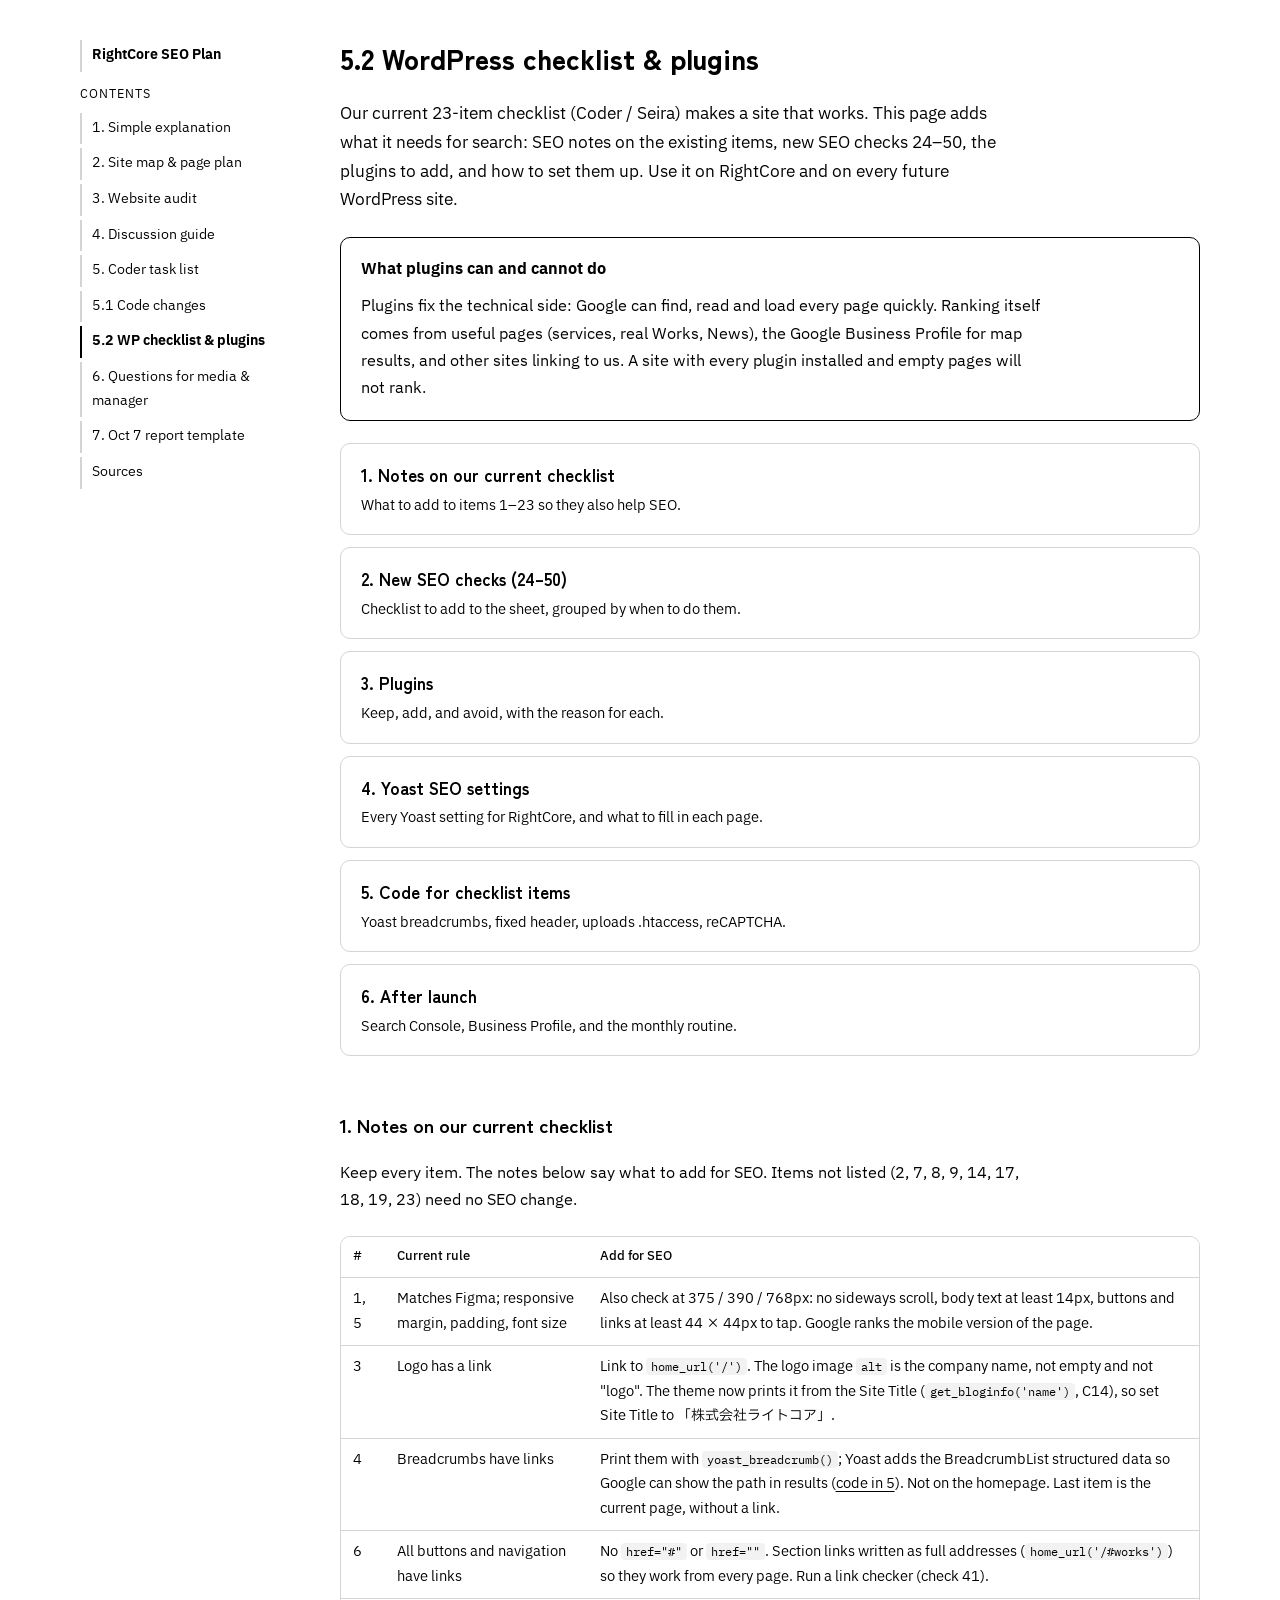
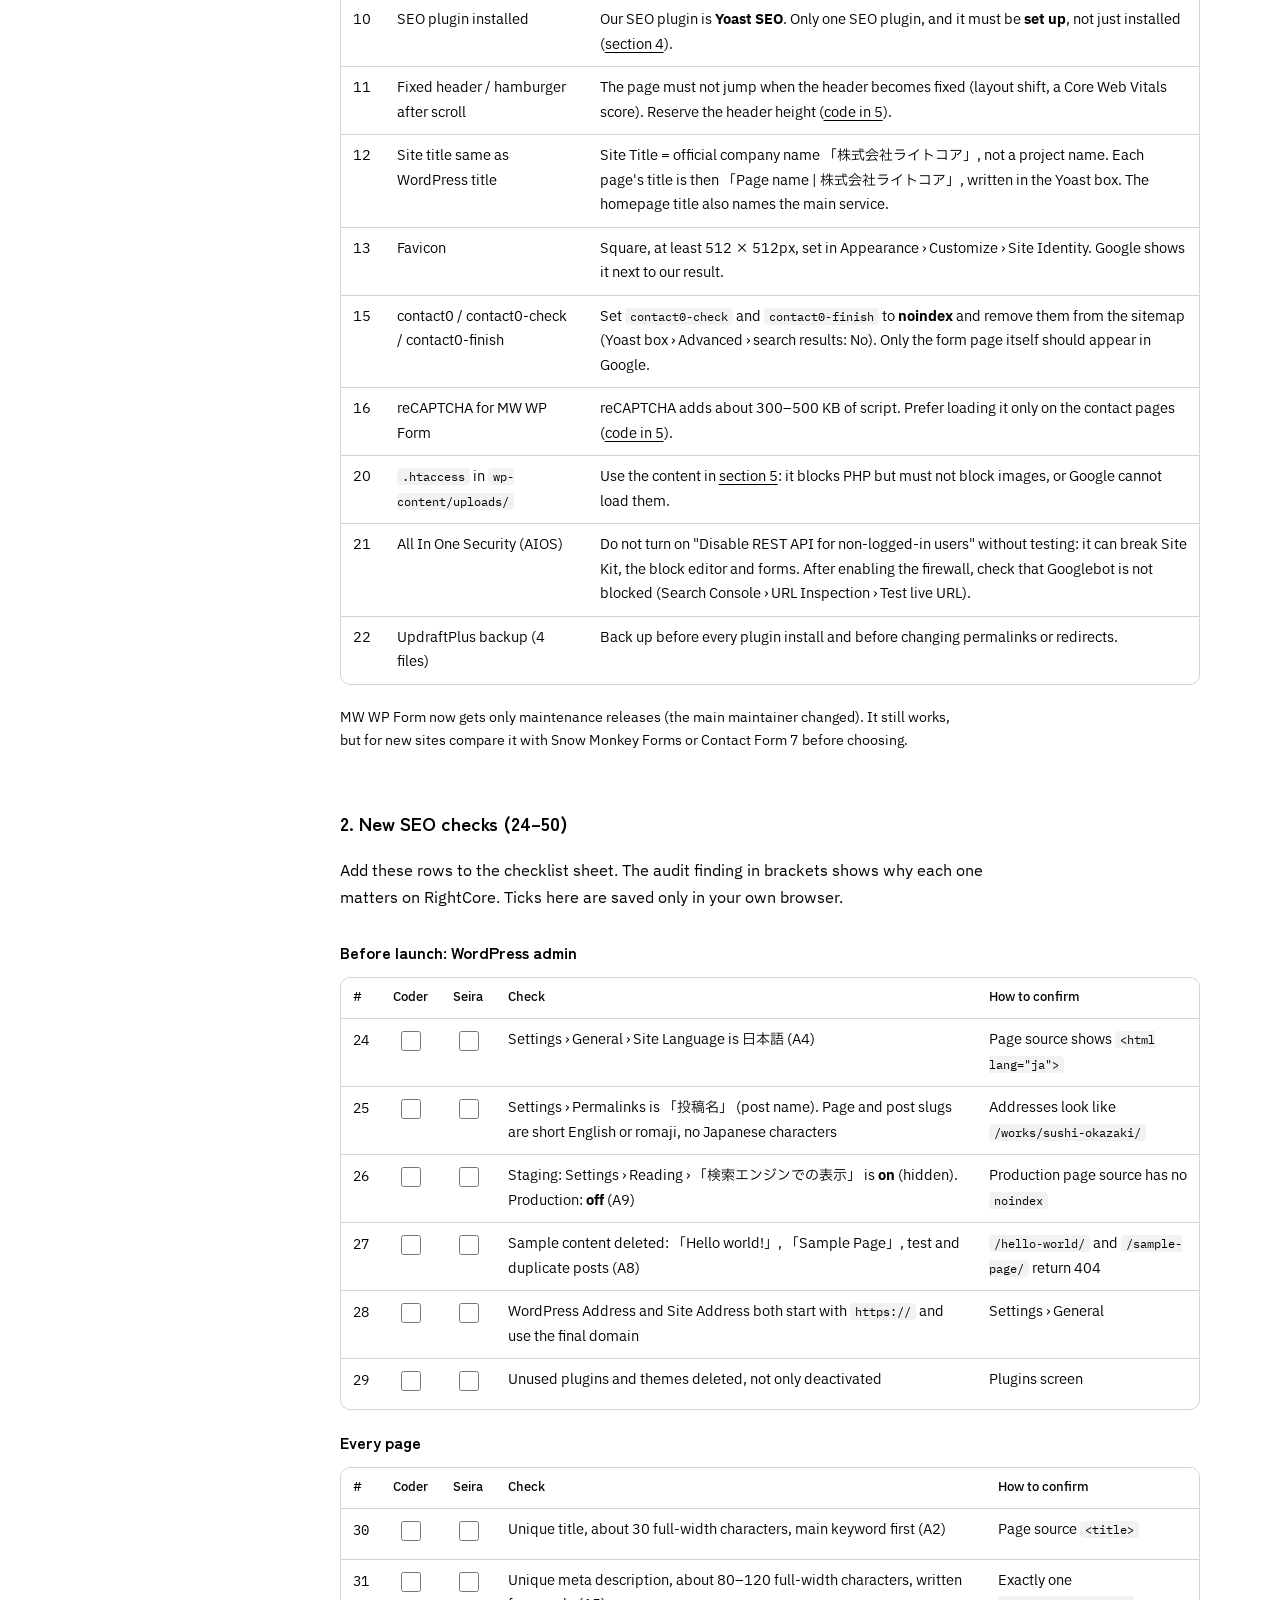
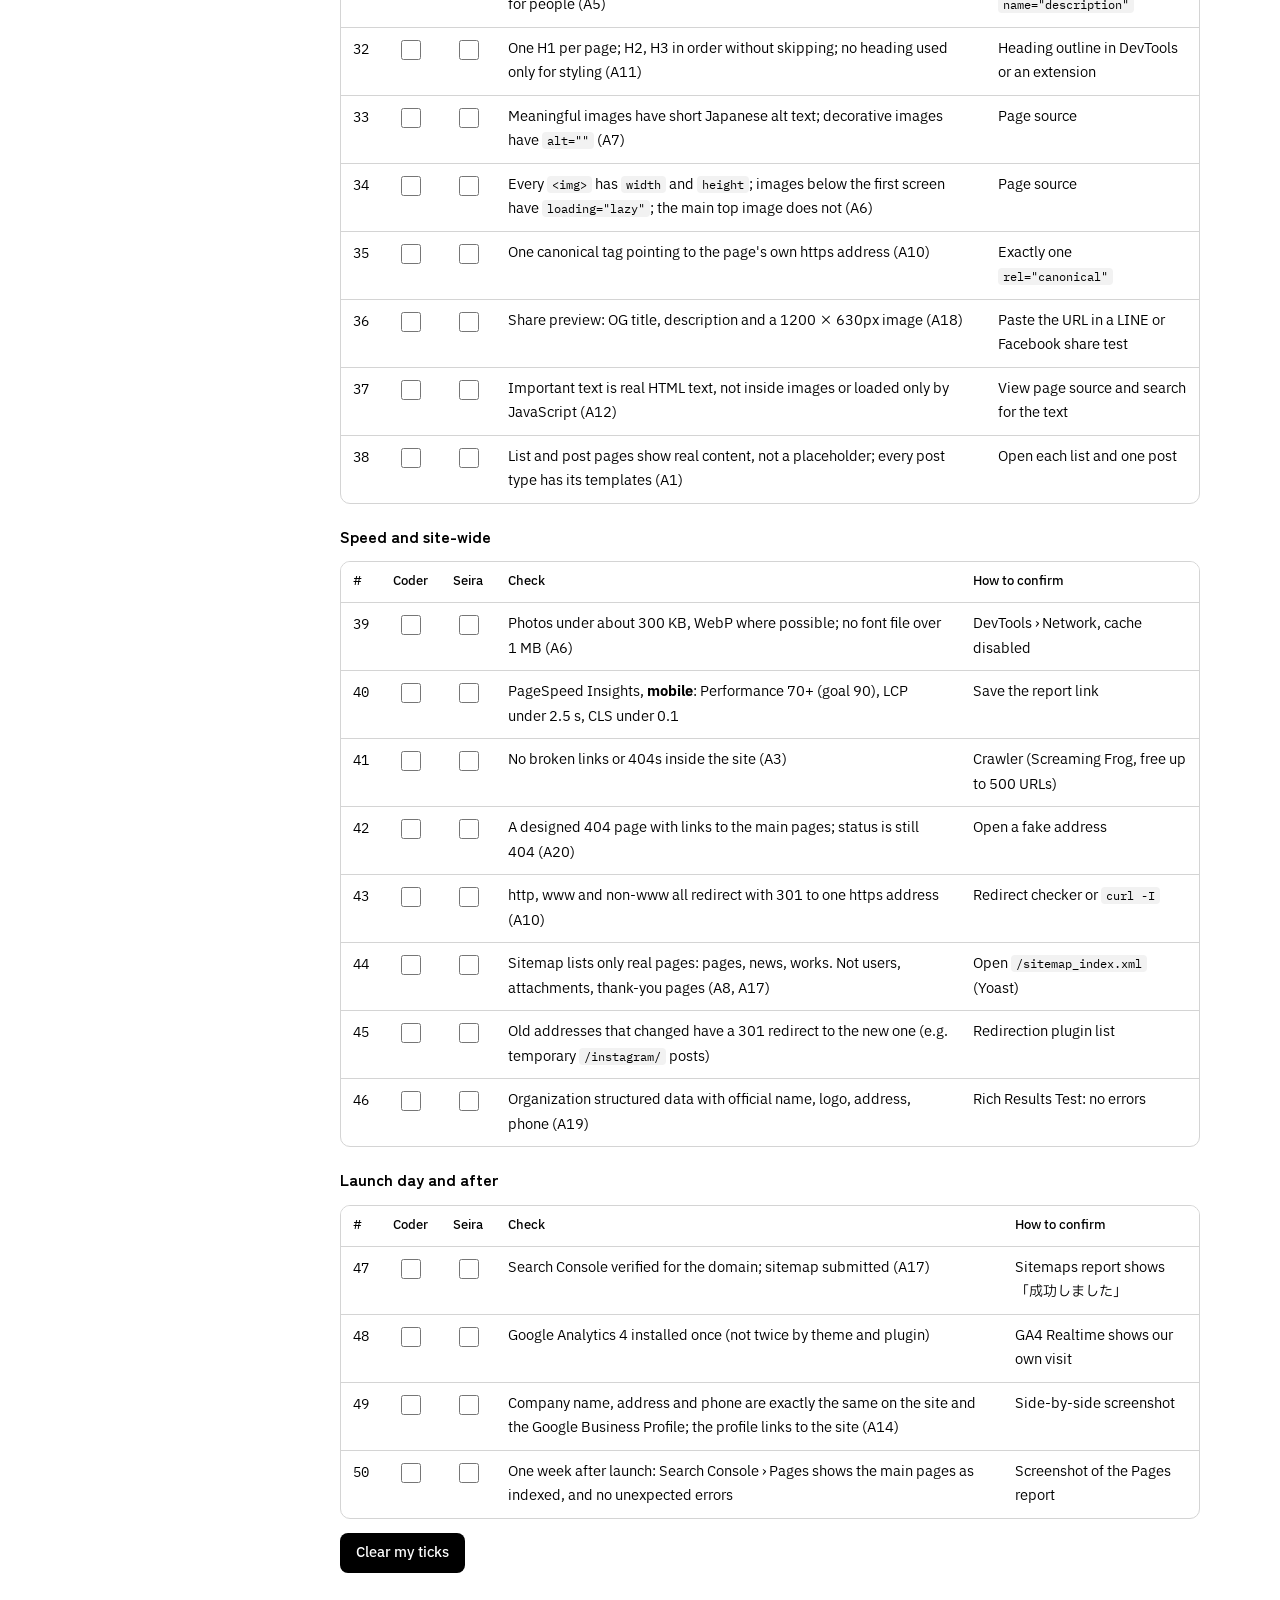
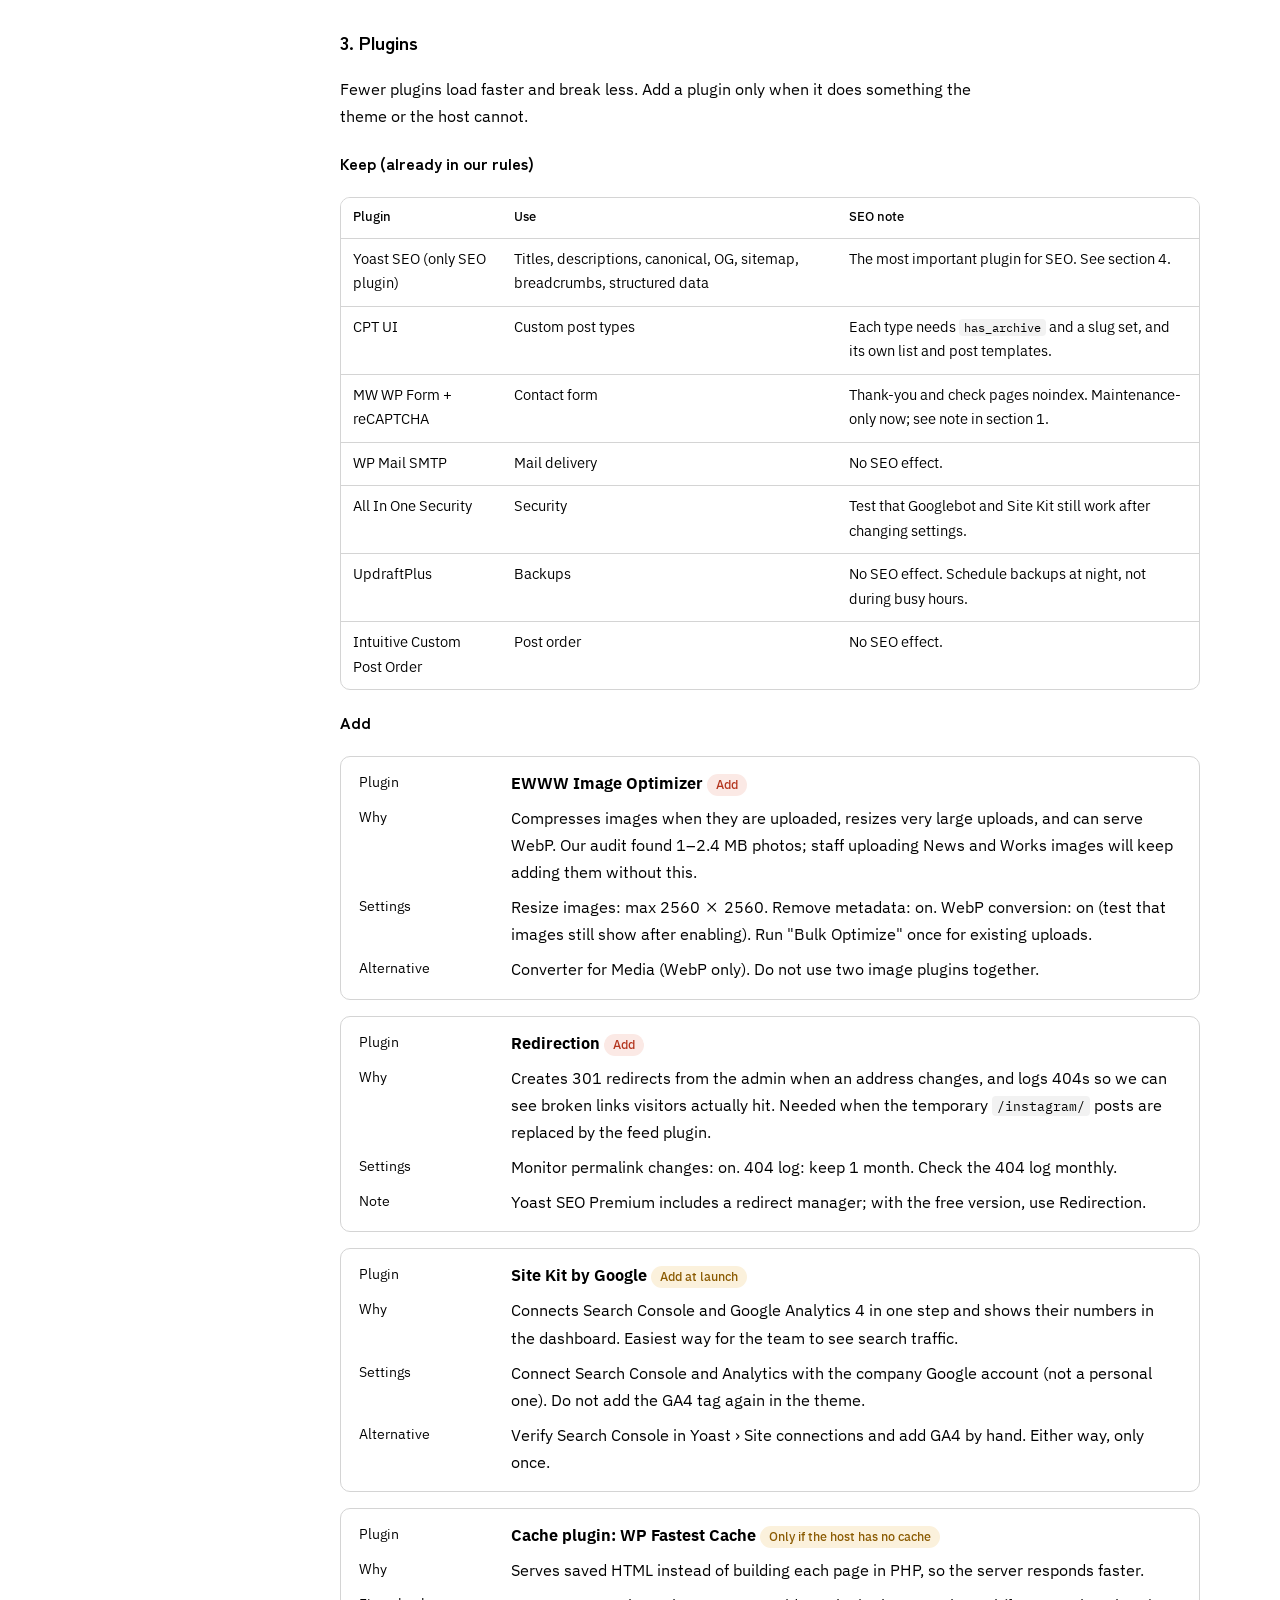
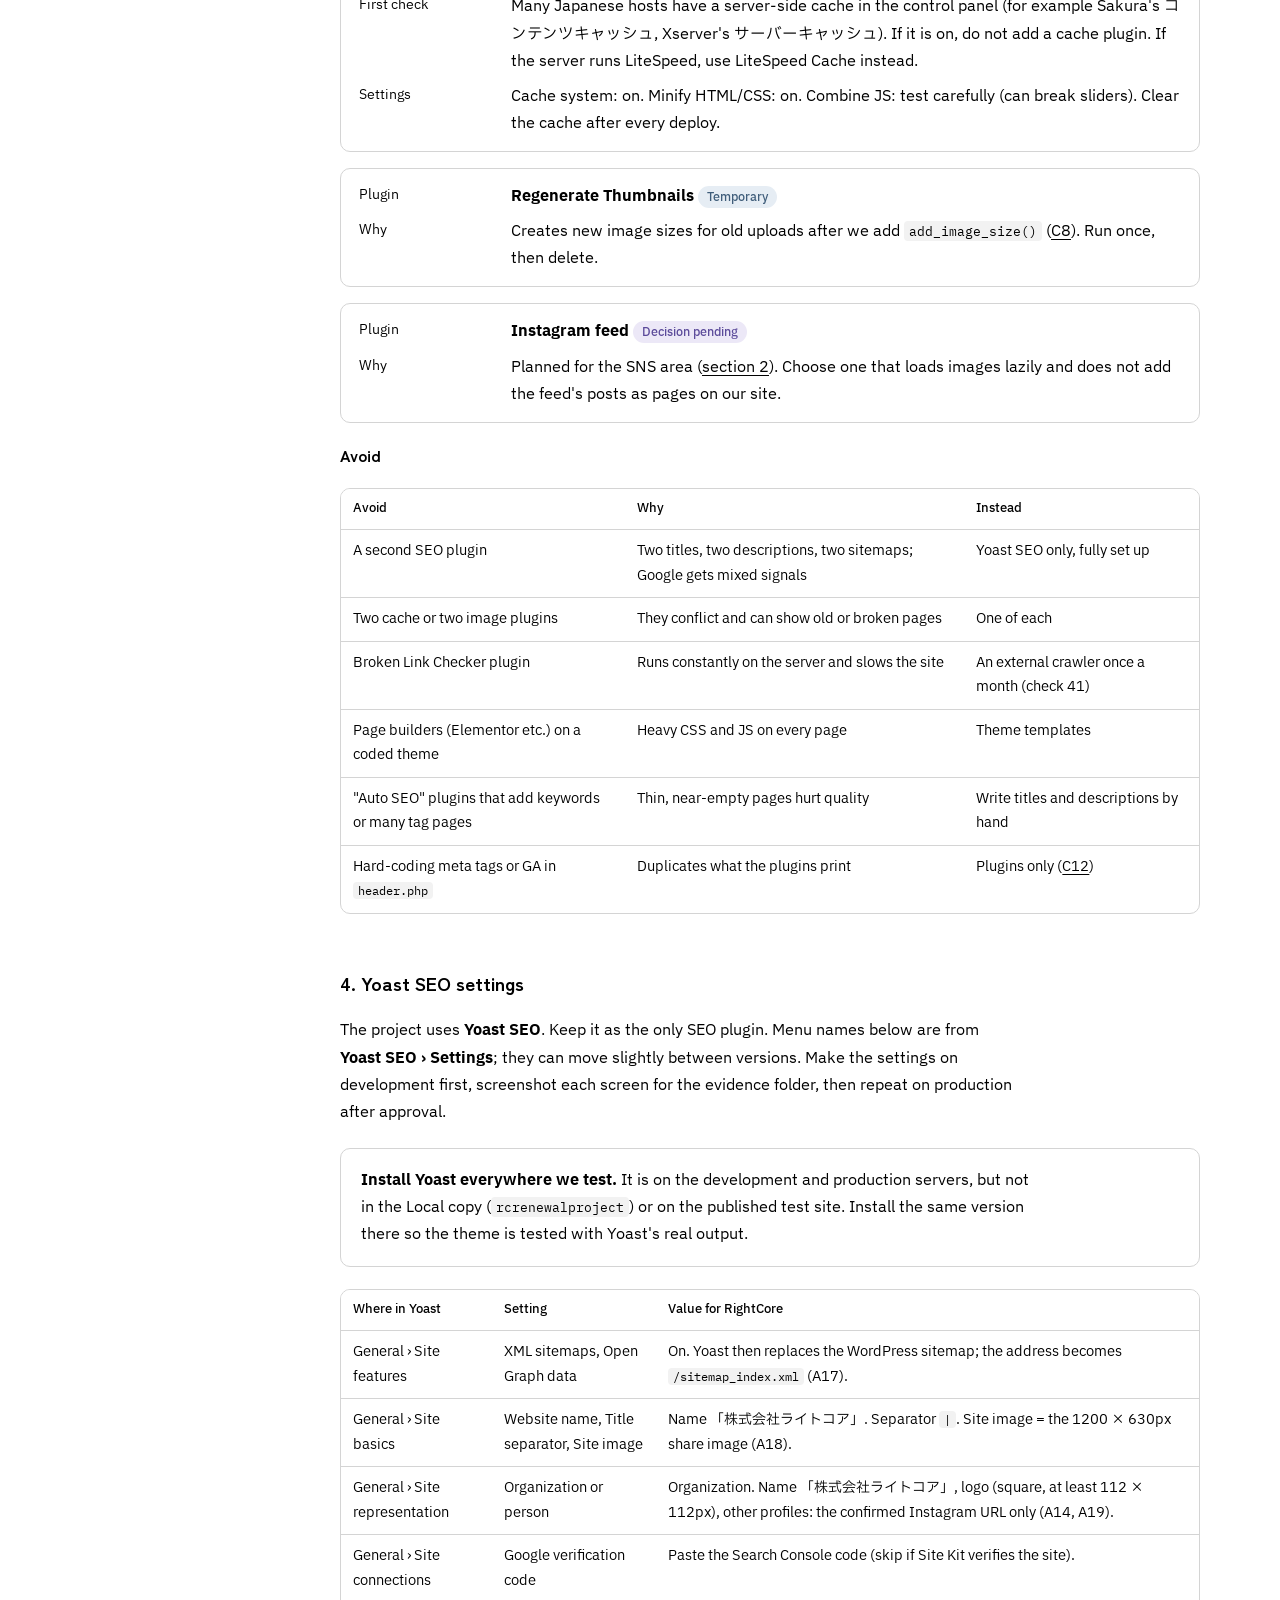
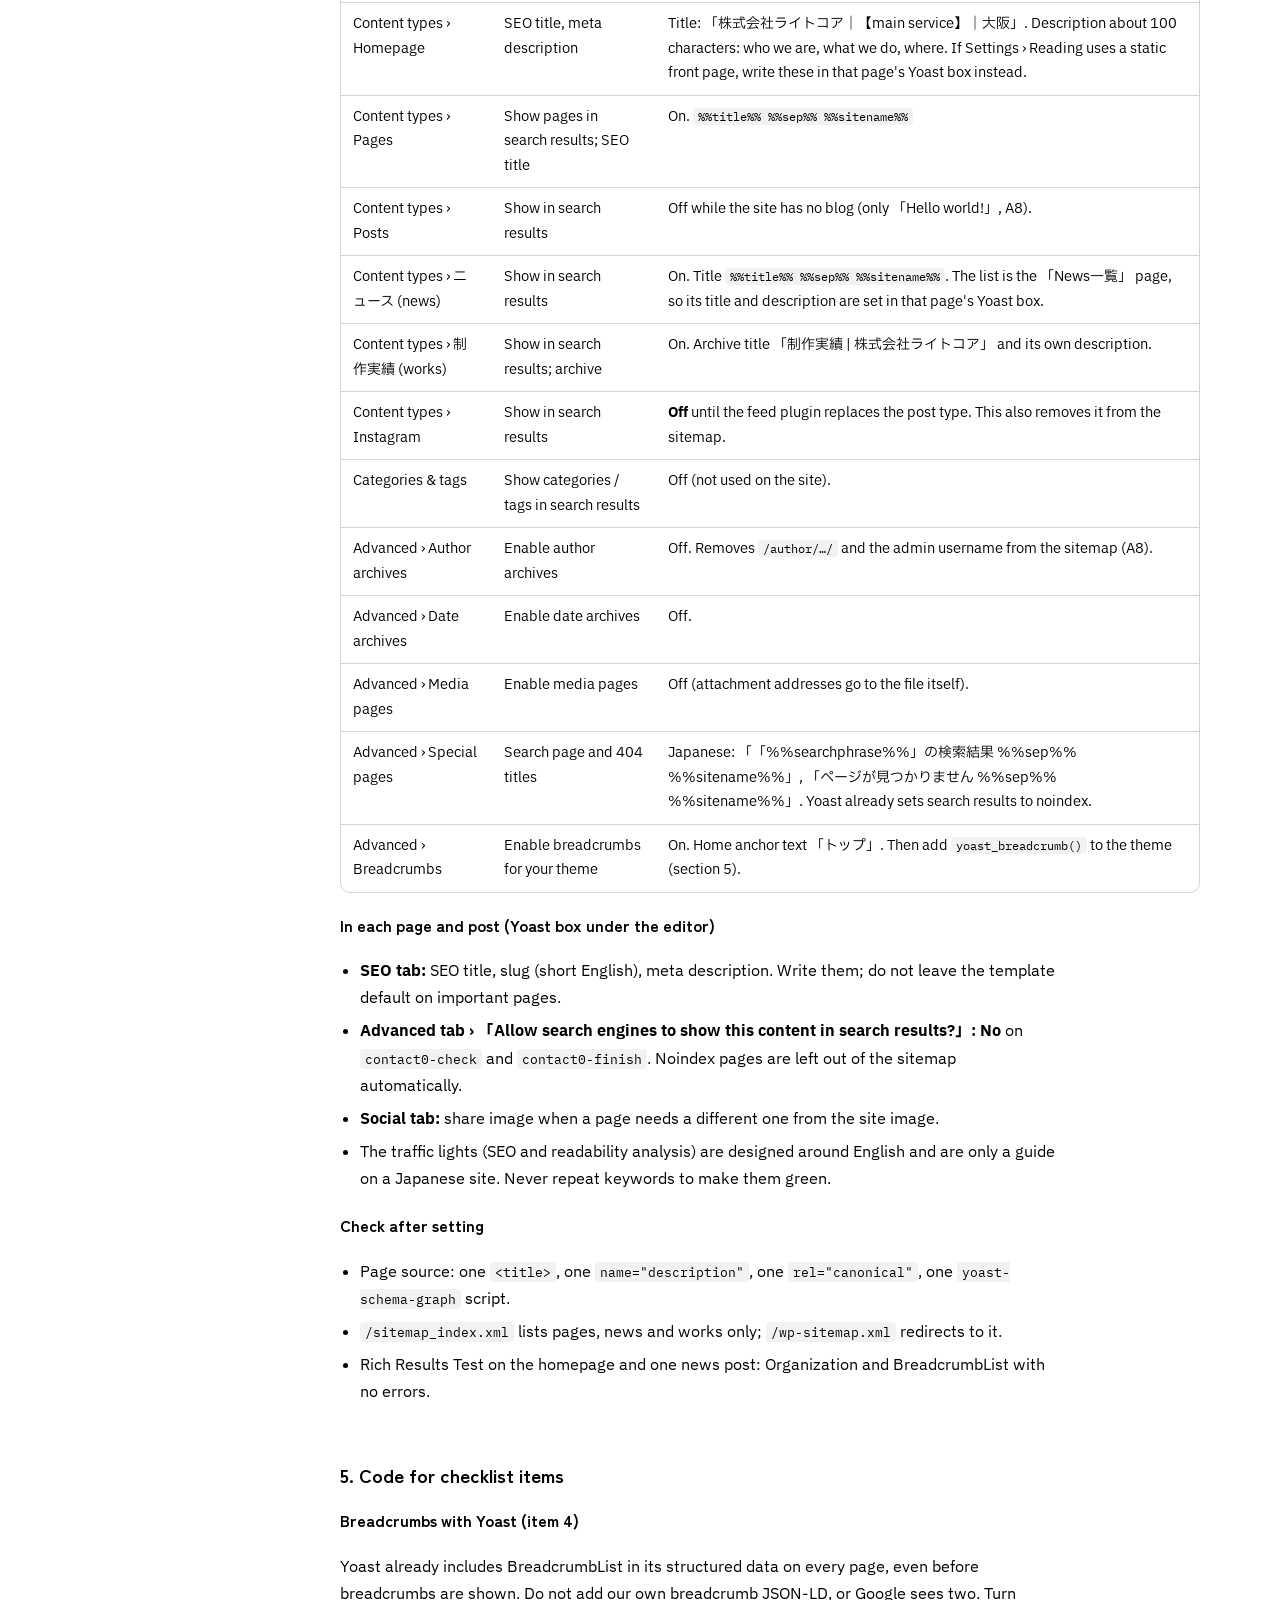
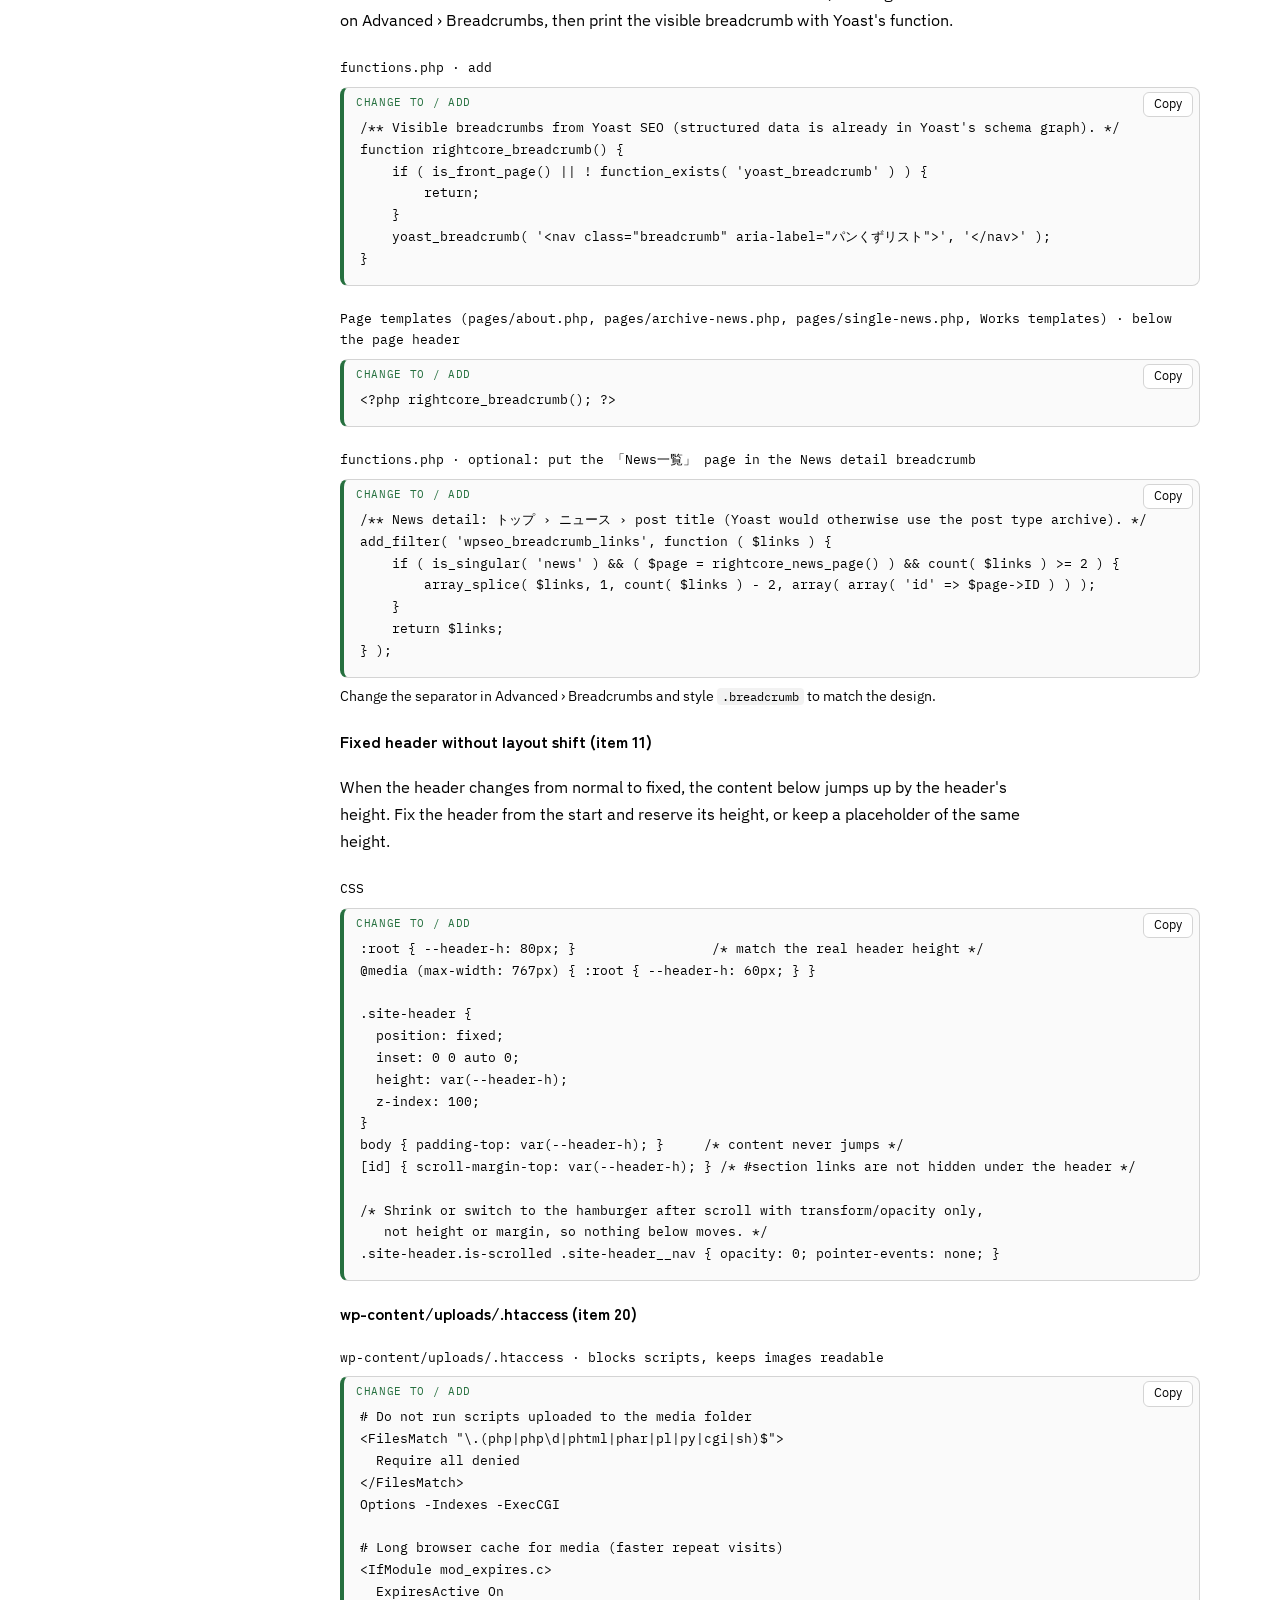
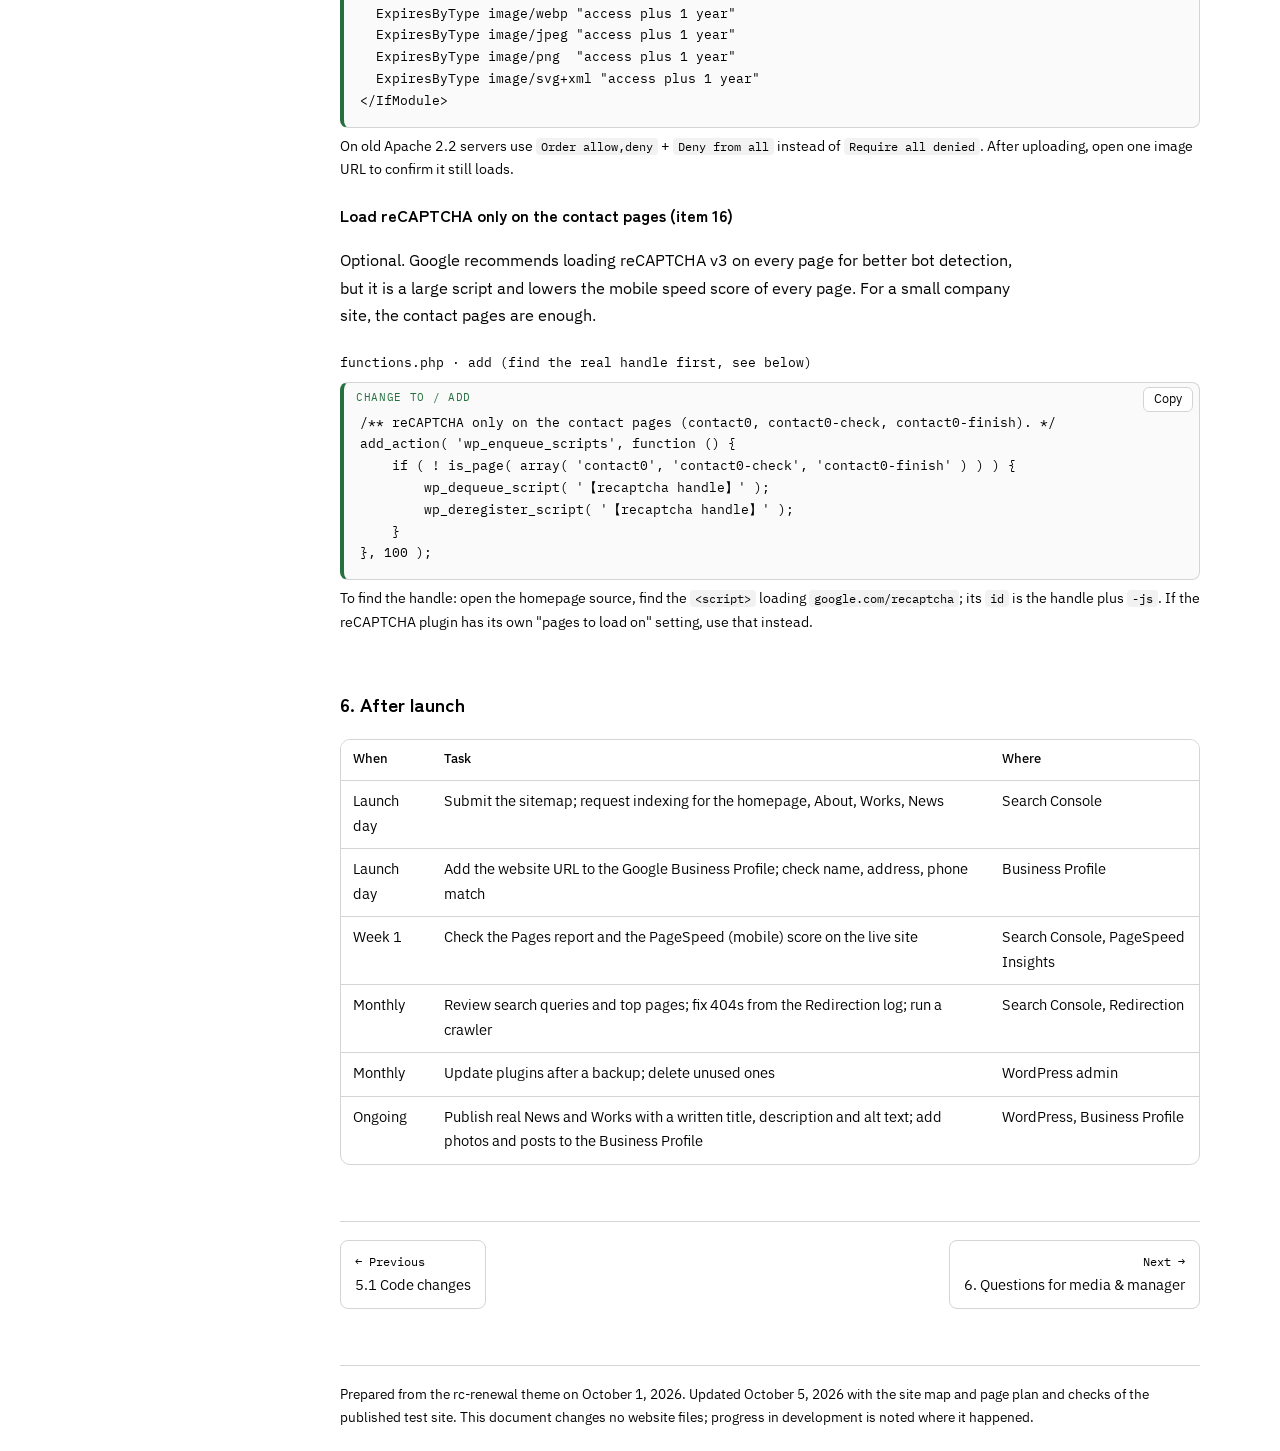
<file: 05c-wp-checklist.html>
<!doctype html>
<html lang="en">

<head>
  <meta charset="utf-8">
  <meta name="viewport" content="width=device-width, initial-scale=1">
  <meta name="color-scheme" content="light">
  <meta name="robots" content="noindex, nofollow">
  <title>WP checklist &amp; plugins · RightCore SEO Plan</title>
  <link rel="preconnect" href="https://fonts.googleapis.com">
  <link rel="preconnect" href="https://fonts.gstatic.com" crossorigin>
  <link rel="stylesheet"
    href="https://fonts.googleapis.com/css2?family=IBM+Plex+Mono:wght@400;500&family=IBM+Plex+Sans+JP:wght@400;500;700&family=Zen+Kaku+Gothic+New:wght@700;900&display=swap">
  <link rel="stylesheet" href="styles.css">
</head>

<body>
  <div class="shell">
    <nav class="toc" aria-label="Contents">
      <a class="home" href="index.html">RightCore SEO Plan</a>
      <p>Contents</p>
      <ol>
        <li><a href="01-simple-explanation.html">1. Simple explanation</a></li>
        <li><a href="02-site-map.html">2. Site map &amp; page plan</a></li>
        <li><a href="03-website-audit.html">3. Website audit</a></li>
        <li><a href="04-discussion-guide.html">4. Discussion guide</a></li>
        <li><a href="05-coder-tasks.html">5. Coder task list</a></li>
        <li><a href="05b-code-changes.html">5.1 Code changes</a></li>
        <li><a href="05c-wp-checklist.html" aria-current="page">5.2 WP checklist &amp; plugins</a></li>
        <li><a href="06-questions.html">6. Questions for media &amp; manager</a></li>
        <li><a href="07-report-template.html">7. Oct 7 report template</a></li>
        <li><a href="09-sources.html">Sources</a></li>
      </ol>
    </nav>

    <main>
      <section>
        <h2>5.2 WordPress checklist &amp; plugins</h2>
        <p class="lede">Our current 23-item checklist (Coder / Seira) makes a site that works. This page adds what it
          needs for search: SEO notes on the existing items, new SEO checks 24–50, the plugins to add, and how to set
          them up. Use it on RightCore and on every future WordPress site.</p>
        <div class="note key">
          <p><b>What plugins can and cannot do</b></p>
          <p>Plugins fix the technical side: Google can find, read and load every page quickly. Ranking itself comes
            from useful pages (services, real Works, News), the Google Business Profile for map results, and other
            sites linking to us. A site with every plugin installed and empty pages will not rank.</p>
        </div>
        <ol class="topics">
          <li><a href="#current"><b>1. Notes on our current checklist</b><span>What to add to items 1–23 so they also help SEO.</span></a></li>
          <li><a href="#new"><b>2. New SEO checks (24–50)</b><span>Checklist to add to the sheet, grouped by when to do them.</span></a></li>
          <li><a href="#plugins"><b>3. Plugins</b><span>Keep, add, and avoid, with the reason for each.</span></a></li>
          <li><a href="#seo-settings"><b>4. Yoast SEO settings</b><span>Every Yoast setting for RightCore, and what to fill in each page.</span></a></li>
          <li><a href="#code"><b>5. Code for checklist items</b><span>Yoast breadcrumbs, fixed header, uploads .htaccess, reCAPTCHA.</span></a></li>
          <li><a href="#after-launch"><b>6. After launch</b><span>Search Console, Business Profile, and the monthly routine.</span></a></li>
        </ol>
      </section>

      <!-- 1 -->
      <section id="current">
        <h3>1. Notes on our current checklist</h3>
        <p>Keep every item. The notes below say what to add for SEO. Items not listed (2, 7, 8, 9, 14, 17, 18, 19, 23)
          need no SEO change.</p>
        <div class="table-wrap">
          <table class="status">
            <thead>
              <tr>
                <th>#</th>
                <th>Current rule</th>
                <th>Add for SEO</th>
              </tr>
            </thead>
            <tbody>
              <tr>
                <td>1, 5</td>
                <td>Matches Figma; responsive margin, padding, font size</td>
                <td>Also check at 375 / 390 / 768px: no sideways scroll, body text at least 14px, buttons and links at
                  least 44 × 44px to tap. Google ranks the mobile version of the page.</td>
              </tr>
              <tr>
                <td>3</td>
                <td>Logo has a link</td>
                <td>Link to <code>home_url('/')</code>. The logo image <code>alt</code> is the company name, not empty and not "logo". The theme now prints it from the Site Title (<code>get_bloginfo('name')</code>, C14), so set Site Title to 「株式会社ライトコア」.</td>
              </tr>
              <tr>
                <td>4</td>
                <td>Breadcrumbs have links</td>
                <td>Print them with <code>yoast_breadcrumb()</code>; Yoast adds the BreadcrumbList structured data so Google can show the path in results
                  (<a href="#breadcrumbs">code in 5</a>). Not on the homepage. Last item is the current page, without a link.</td>
              </tr>
              <tr>
                <td>6</td>
                <td>All buttons and navigation have links</td>
                <td>No <code>href="#"</code> or <code>href=""</code>. Section links written as full addresses
                  (<code>home_url('/#works')</code>) so they work from every page. Run a link checker (check 41).</td>
              </tr>
              <tr>
                <td>10</td>
                <td>SEO plugin installed</td>
                <td>Our SEO plugin is <b>Yoast SEO</b>. Only one SEO plugin, and it must be <b>set up</b>, not just installed (<a href="#seo-settings">section 4</a>).</td>
              </tr>
              <tr>
                <td>11</td>
                <td>Fixed header / hamburger after scroll</td>
                <td>The page must not jump when the header becomes fixed (layout shift, a Core Web Vitals score).
                  Reserve the header height (<a href="#fixed-header">code in 5</a>).</td>
              </tr>
              <tr>
                <td>12</td>
                <td>Site title same as WordPress title</td>
                <td>Site Title = official company name 「株式会社ライトコア」, not a project name. Each page's title is
                  then 「Page name | 株式会社ライトコア」, written in the Yoast box. The homepage title also names the main
                  service.</td>
              </tr>
              <tr>
                <td>13</td>
                <td>Favicon</td>
                <td>Square, at least 512 × 512px, set in Appearance › Customize › Site Identity. Google shows it next to
                  our result.</td>
              </tr>
              <tr>
                <td>15</td>
                <td>contact0 / contact0-check / contact0-finish</td>
                <td>Set <code>contact0-check</code> and <code>contact0-finish</code> to <b>noindex</b> and remove them
                  from the sitemap (Yoast box › Advanced › search results: No). Only the form page itself should appear in Google.</td>
              </tr>
              <tr>
                <td>16</td>
                <td>reCAPTCHA for MW WP Form</td>
                <td>reCAPTCHA adds about 300–500 KB of script. Prefer loading it only on the contact pages
                  (<a href="#recaptcha">code in 5</a>).</td>
              </tr>
              <tr>
                <td>20</td>
                <td><code>.htaccess</code> in <code>wp-content/uploads/</code></td>
                <td>Use the content in <a href="#uploads-htaccess">section 5</a>: it blocks PHP but must not block images,
                  or Google cannot load them.</td>
              </tr>
              <tr>
                <td>21</td>
                <td>All In One Security (AIOS)</td>
                <td>Do not turn on "Disable REST API for non-logged-in users" without testing: it can break Site Kit,
                  the block editor and forms. After enabling the firewall, check that Googlebot is not blocked
                  (Search Console › URL Inspection › Test live URL).</td>
              </tr>
              <tr>
                <td>22</td>
                <td>UpdraftPlus backup (4 files)</td>
                <td>Back up before every plugin install and before changing permalinks or redirects.</td>
              </tr>
            </tbody>
          </table>
        </div>
        <p class="small">MW WP Form now gets only maintenance releases (the main maintainer changed). It still works,
          but for new sites compare it with Snow Monkey Forms or Contact Form 7 before choosing.</p>
      </section>

      <!-- 2 -->
      <section id="new">
        <h3>2. New SEO checks (24–50)</h3>
        <p>Add these rows to the checklist sheet. The audit finding in brackets shows why each one matters on
          RightCore. Ticks here are saved only in your own browser.</p>

        <div class="checklist" data-store="rc-wp-checklist">
          <h4>Before launch: WordPress admin</h4>
          <div class="table-wrap">
            <table class="status check-table">
              <thead>
                <tr><th>#</th><th>Coder</th><th>Seira</th><th>Check</th><th>How to confirm</th></tr>
              </thead>
              <tbody>
                <tr><td>24</td><td><input type="checkbox" aria-label="24 Coder"></td><td><input type="checkbox" aria-label="24 Seira"></td>
                  <td>Settings › General › Site Language is 日本語 (A4)</td><td>Page source shows <code>&lt;html lang="ja"&gt;</code></td></tr>
                <tr><td>25</td><td><input type="checkbox" aria-label="25 Coder"></td><td><input type="checkbox" aria-label="25 Seira"></td>
                  <td>Settings › Permalinks is 「投稿名」 (post name). Page and post slugs are short English or romaji, no Japanese characters</td><td>Addresses look like <code>/works/sushi-okazaki/</code></td></tr>
                <tr><td>26</td><td><input type="checkbox" aria-label="26 Coder"></td><td><input type="checkbox" aria-label="26 Seira"></td>
                  <td>Staging: Settings › Reading › 「検索エンジンでの表示」 is <b>on</b> (hidden). Production: <b>off</b> (A9)</td><td>Production page source has no <code>noindex</code></td></tr>
                <tr><td>27</td><td><input type="checkbox" aria-label="27 Coder"></td><td><input type="checkbox" aria-label="27 Seira"></td>
                  <td>Sample content deleted: 「Hello world!」, 「Sample Page」, test and duplicate posts (A8)</td><td><code>/hello-world/</code> and <code>/sample-page/</code> return 404</td></tr>
                <tr><td>28</td><td><input type="checkbox" aria-label="28 Coder"></td><td><input type="checkbox" aria-label="28 Seira"></td>
                  <td>WordPress Address and Site Address both start with <code>https://</code> and use the final domain</td><td>Settings › General</td></tr>
                <tr><td>29</td><td><input type="checkbox" aria-label="29 Coder"></td><td><input type="checkbox" aria-label="29 Seira"></td>
                  <td>Unused plugins and themes deleted, not only deactivated</td><td>Plugins screen</td></tr>
              </tbody>
            </table>
          </div>

          <h4>Every page</h4>
          <div class="table-wrap">
            <table class="status check-table">
              <thead>
                <tr><th>#</th><th>Coder</th><th>Seira</th><th>Check</th><th>How to confirm</th></tr>
              </thead>
              <tbody>
                <tr><td>30</td><td><input type="checkbox" aria-label="30 Coder"></td><td><input type="checkbox" aria-label="30 Seira"></td>
                  <td>Unique title, about 30 full-width characters, main keyword first (A2)</td><td>Page source <code>&lt;title&gt;</code></td></tr>
                <tr><td>31</td><td><input type="checkbox" aria-label="31 Coder"></td><td><input type="checkbox" aria-label="31 Seira"></td>
                  <td>Unique meta description, about 80–120 full-width characters, written for people (A5)</td><td>Exactly one <code>name="description"</code></td></tr>
                <tr><td>32</td><td><input type="checkbox" aria-label="32 Coder"></td><td><input type="checkbox" aria-label="32 Seira"></td>
                  <td>One H1 per page; H2, H3 in order without skipping; no heading used only for styling (A11)</td><td>Heading outline in DevTools or an extension</td></tr>
                <tr><td>33</td><td><input type="checkbox" aria-label="33 Coder"></td><td><input type="checkbox" aria-label="33 Seira"></td>
                  <td>Meaningful images have short Japanese alt text; decorative images have <code>alt=""</code> (A7)</td><td>Page source</td></tr>
                <tr><td>34</td><td><input type="checkbox" aria-label="34 Coder"></td><td><input type="checkbox" aria-label="34 Seira"></td>
                  <td>Every <code>&lt;img&gt;</code> has <code>width</code> and <code>height</code>; images below the first screen have <code>loading="lazy"</code>; the main top image does not (A6)</td><td>Page source</td></tr>
                <tr><td>35</td><td><input type="checkbox" aria-label="35 Coder"></td><td><input type="checkbox" aria-label="35 Seira"></td>
                  <td>One canonical tag pointing to the page's own https address (A10)</td><td>Exactly one <code>rel="canonical"</code></td></tr>
                <tr><td>36</td><td><input type="checkbox" aria-label="36 Coder"></td><td><input type="checkbox" aria-label="36 Seira"></td>
                  <td>Share preview: OG title, description and a 1200 × 630px image (A18)</td><td>Paste the URL in a LINE or Facebook share test</td></tr>
                <tr><td>37</td><td><input type="checkbox" aria-label="37 Coder"></td><td><input type="checkbox" aria-label="37 Seira"></td>
                  <td>Important text is real HTML text, not inside images or loaded only by JavaScript (A12)</td><td>View page source and search for the text</td></tr>
                <tr><td>38</td><td><input type="checkbox" aria-label="38 Coder"></td><td><input type="checkbox" aria-label="38 Seira"></td>
                  <td>List and post pages show real content, not a placeholder; every post type has its templates (A1)</td><td>Open each list and one post</td></tr>
              </tbody>
            </table>
          </div>

          <h4>Speed and site-wide</h4>
          <div class="table-wrap">
            <table class="status check-table">
              <thead>
                <tr><th>#</th><th>Coder</th><th>Seira</th><th>Check</th><th>How to confirm</th></tr>
              </thead>
              <tbody>
                <tr><td>39</td><td><input type="checkbox" aria-label="39 Coder"></td><td><input type="checkbox" aria-label="39 Seira"></td>
                  <td>Photos under about 300 KB, WebP where possible; no font file over 1 MB (A6)</td><td>DevTools › Network, cache disabled</td></tr>
                <tr><td>40</td><td><input type="checkbox" aria-label="40 Coder"></td><td><input type="checkbox" aria-label="40 Seira"></td>
                  <td>PageSpeed Insights, <b>mobile</b>: Performance 70+ (goal 90), LCP under 2.5 s, CLS under 0.1</td><td>Save the report link</td></tr>
                <tr><td>41</td><td><input type="checkbox" aria-label="41 Coder"></td><td><input type="checkbox" aria-label="41 Seira"></td>
                  <td>No broken links or 404s inside the site (A3)</td><td>Crawler (Screaming Frog, free up to 500 URLs)</td></tr>
                <tr><td>42</td><td><input type="checkbox" aria-label="42 Coder"></td><td><input type="checkbox" aria-label="42 Seira"></td>
                  <td>A designed 404 page with links to the main pages; status is still 404 (A20)</td><td>Open a fake address</td></tr>
                <tr><td>43</td><td><input type="checkbox" aria-label="43 Coder"></td><td><input type="checkbox" aria-label="43 Seira"></td>
                  <td>http, www and non-www all redirect with 301 to one https address (A10)</td><td>Redirect checker or <code>curl -I</code></td></tr>
                <tr><td>44</td><td><input type="checkbox" aria-label="44 Coder"></td><td><input type="checkbox" aria-label="44 Seira"></td>
                  <td>Sitemap lists only real pages: pages, news, works. Not users, attachments, thank-you pages (A8, A17)</td><td>Open <code>/sitemap_index.xml</code> (Yoast)</td></tr>
                <tr><td>45</td><td><input type="checkbox" aria-label="45 Coder"></td><td><input type="checkbox" aria-label="45 Seira"></td>
                  <td>Old addresses that changed have a 301 redirect to the new one (e.g. temporary <code>/instagram/</code> posts)</td><td>Redirection plugin list</td></tr>
                <tr><td>46</td><td><input type="checkbox" aria-label="46 Coder"></td><td><input type="checkbox" aria-label="46 Seira"></td>
                  <td>Organization structured data with official name, logo, address, phone (A19)</td><td>Rich Results Test: no errors</td></tr>
              </tbody>
            </table>
          </div>

          <h4>Launch day and after</h4>
          <div class="table-wrap">
            <table class="status check-table">
              <thead>
                <tr><th>#</th><th>Coder</th><th>Seira</th><th>Check</th><th>How to confirm</th></tr>
              </thead>
              <tbody>
                <tr><td>47</td><td><input type="checkbox" aria-label="47 Coder"></td><td><input type="checkbox" aria-label="47 Seira"></td>
                  <td>Search Console verified for the domain; sitemap submitted (A17)</td><td>Sitemaps report shows 「成功しました」</td></tr>
                <tr><td>48</td><td><input type="checkbox" aria-label="48 Coder"></td><td><input type="checkbox" aria-label="48 Seira"></td>
                  <td>Google Analytics 4 installed once (not twice by theme and plugin)</td><td>GA4 Realtime shows our own visit</td></tr>
                <tr><td>49</td><td><input type="checkbox" aria-label="49 Coder"></td><td><input type="checkbox" aria-label="49 Seira"></td>
                  <td>Company name, address and phone are exactly the same on the site and the Google Business Profile; the profile links to the site (A14)</td><td>Side-by-side screenshot</td></tr>
                <tr><td>50</td><td><input type="checkbox" aria-label="50 Coder"></td><td><input type="checkbox" aria-label="50 Seira"></td>
                  <td>One week after launch: Search Console › Pages shows the main pages as indexed, and no unexpected errors</td><td>Screenshot of the Pages report</td></tr>
              </tbody>
            </table>
          </div>
          <p><button type="button" class="copy" data-reset>Clear my ticks</button></p>
        </div>
      </section>

      <!-- 3 -->
      <section id="plugins">
        <h3>3. Plugins</h3>
        <p>Fewer plugins load faster and break less. Add a plugin only when it does something the theme or the host
          cannot.</p>

        <h4>Keep (already in our rules)</h4>
        <div class="table-wrap">
          <table class="status">
            <thead><tr><th>Plugin</th><th>Use</th><th>SEO note</th></tr></thead>
            <tbody>
              <tr><td>Yoast SEO (only SEO plugin)</td><td>Titles, descriptions, canonical, OG, sitemap, breadcrumbs, structured data</td><td>The most important plugin for SEO. See section 4.</td></tr>
              <tr><td>CPT UI</td><td>Custom post types</td><td>Each type needs <code>has_archive</code> and a slug set, and its own list and post templates.</td></tr>
              <tr><td>MW WP Form + reCAPTCHA</td><td>Contact form</td><td>Thank-you and check pages noindex. Maintenance-only now; see note in section 1.</td></tr>
              <tr><td>WP Mail SMTP</td><td>Mail delivery</td><td>No SEO effect.</td></tr>
              <tr><td>All In One Security</td><td>Security</td><td>Test that Googlebot and Site Kit still work after changing settings.</td></tr>
              <tr><td>UpdraftPlus</td><td>Backups</td><td>No SEO effect. Schedule backups at night, not during busy hours.</td></tr>
              <tr><td>Intuitive Custom Post Order</td><td>Post order</td><td>No SEO effect.</td></tr>
            </tbody>
          </table>
        </div>

        <h4>Add</h4>
        <div class="findings">
          <div class="task">
            <dl class="fields">
              <div><dt>Plugin</dt><dd><b>EWWW Image Optimizer</b> <span class="chip p-high">Add</span></dd></div>
              <div><dt>Why</dt><dd>Compresses images when they are uploaded, resizes very large uploads, and can serve
                  WebP. Our audit found 1–2.4 MB photos; staff uploading News and Works images will keep adding them
                  without this.</dd></div>
              <div><dt>Settings</dt><dd>Resize images: max 2560 × 2560. Remove metadata: on. WebP conversion: on (test
                  that images still show after enabling). Run "Bulk Optimize" once for existing uploads.</dd></div>
              <div><dt>Alternative</dt><dd>Converter for Media (WebP only). Do not use two image plugins together.</dd></div>
            </dl>
          </div>
          <div class="task">
            <dl class="fields">
              <div><dt>Plugin</dt><dd><b>Redirection</b> <span class="chip p-high">Add</span></dd></div>
              <div><dt>Why</dt><dd>Creates 301 redirects from the admin when an address changes, and logs 404s so we can
                  see broken links visitors actually hit. Needed when the temporary <code>/instagram/</code> posts are
                  replaced by the feed plugin.</dd></div>
              <div><dt>Settings</dt><dd>Monitor permalink changes: on. 404 log: keep 1 month. Check the 404 log monthly.</dd></div>
              <div><dt>Note</dt><dd>Yoast SEO Premium includes a redirect manager; with the free version, use Redirection.</dd></div>
            </dl>
          </div>
          <div class="task">
            <dl class="fields">
              <div><dt>Plugin</dt><dd><b>Site Kit by Google</b> <span class="chip p-med">Add at launch</span></dd></div>
              <div><dt>Why</dt><dd>Connects Search Console and Google Analytics 4 in one step and shows their numbers in
                  the dashboard. Easiest way for the team to see search traffic.</dd></div>
              <div><dt>Settings</dt><dd>Connect Search Console and Analytics with the company Google account (not a
                  personal one). Do not add the GA4 tag again in the theme.</dd></div>
              <div><dt>Alternative</dt><dd>Verify Search Console in Yoast › Site connections and add GA4 by
                  hand. Either way, only once.</dd></div>
            </dl>
          </div>
          <div class="task">
            <dl class="fields">
              <div><dt>Plugin</dt><dd><b>Cache plugin: WP Fastest Cache</b> <span class="chip p-med">Only if the host has no cache</span></dd></div>
              <div><dt>Why</dt><dd>Serves saved HTML instead of building each page in PHP, so the server responds faster.</dd></div>
              <div><dt>First check</dt><dd>Many Japanese hosts have a server-side cache in the control panel (for example
                  Sakura's コンテンツキャッシュ, Xserver's サーバーキャッシュ). If it is on, do not add a cache plugin. If the
                  server runs LiteSpeed, use LiteSpeed Cache instead.</dd></div>
              <div><dt>Settings</dt><dd>Cache system: on. Minify HTML/CSS: on. Combine JS: test carefully (can break
                  sliders). Clear the cache after every deploy.</dd></div>
            </dl>
          </div>
          <div class="task">
            <dl class="fields">
              <div><dt>Plugin</dt><dd><b>Regenerate Thumbnails</b> <span class="chip p-low">Temporary</span></dd></div>
              <div><dt>Why</dt><dd>Creates new image sizes for old uploads after we add <code>add_image_size()</code>
                  (<a href="05b-code-changes.html#works">C8</a>). Run once, then delete.</dd></div>
            </dl>
          </div>
          <div class="task">
            <dl class="fields">
              <div><dt>Plugin</dt><dd><b>Instagram feed</b> <span class="chip s-check">Decision pending</span></dd></div>
              <div><dt>Why</dt><dd>Planned for the SNS area (<a href="02-site-map.html">section 2</a>). Choose one that
                  loads images lazily and does not add the feed's posts as pages on our site.</dd></div>
            </dl>
          </div>
        </div>

        <h4>Avoid</h4>
        <div class="table-wrap">
          <table class="status">
            <thead><tr><th>Avoid</th><th>Why</th><th>Instead</th></tr></thead>
            <tbody>
              <tr><td>A second SEO plugin</td><td>Two titles, two descriptions, two sitemaps; Google gets mixed signals</td><td>Yoast SEO only, fully set up</td></tr>
              <tr><td>Two cache or two image plugins</td><td>They conflict and can show old or broken pages</td><td>One of each</td></tr>
              <tr><td>Broken Link Checker plugin</td><td>Runs constantly on the server and slows the site</td><td>An external crawler once a month (check 41)</td></tr>
              <tr><td>Page builders (Elementor etc.) on a coded theme</td><td>Heavy CSS and JS on every page</td><td>Theme templates</td></tr>
              <tr><td>"Auto SEO" plugins that add keywords or many tag pages</td><td>Thin, near-empty pages hurt quality</td><td>Write titles and descriptions by hand</td></tr>
              <tr><td>Hard-coding meta tags or GA in <code>header.php</code></td><td>Duplicates what the plugins print</td><td>Plugins only (<a href="05b-code-changes.html#seo-plugin">C12</a>)</td></tr>
            </tbody>
          </table>
        </div>
      </section>

      <!-- 4 -->
      <section id="seo-settings">
        <h3>4. Yoast SEO settings</h3>
        <p>The project uses <b>Yoast SEO</b>. Keep it as the only SEO plugin. Menu names below are from
          <b>Yoast SEO › Settings</b>; they can move slightly between versions. Make the settings on development first,
          screenshot each screen for the evidence folder, then repeat on production after approval.</p>
        <div class="note">
          <p><b>Install Yoast everywhere we test.</b> It is on the development and production servers, but not in the
            Local copy (<code>rcrenewalproject</code>) or on the published test site. Install the same version there so
            the theme is tested with Yoast's real output.</p>
        </div>

        <div class="table-wrap">
          <table class="status">
            <thead><tr><th>Where in Yoast</th><th>Setting</th><th>Value for RightCore</th></tr></thead>
            <tbody>
              <tr><td>General › Site features</td><td>XML sitemaps, Open Graph data</td><td>On. Yoast then replaces the
                  WordPress sitemap; the address becomes <code>/sitemap_index.xml</code> (A17).</td></tr>
              <tr><td>General › Site basics</td><td>Website name, Title separator, Site image</td><td>Name
                  「株式会社ライトコア」. Separator <code>|</code>. Site image = the 1200 × 630px share image (A18).</td></tr>
              <tr><td>General › Site representation</td><td>Organization or person</td><td>Organization. Name
                  「株式会社ライトコア」, logo (square, at least 112 × 112px), other profiles: the confirmed Instagram URL only
                  (A14, A19).</td></tr>
              <tr><td>General › Site connections</td><td>Google verification code</td><td>Paste the Search Console code
                  (skip if Site Kit verifies the site).</td></tr>
              <tr><td>Content types › Homepage</td><td>SEO title, meta description</td><td>Title: 「株式会社ライトコア｜【main
                  service】｜大阪」. Description about 100 characters: who we are, what we do, where. If Settings › Reading
                  uses a static front page, write these in that page's Yoast box instead.</td></tr>
              <tr><td>Content types › Pages</td><td>Show pages in search results; SEO title</td><td>On.
                  <code>%%title%% %%sep%% %%sitename%%</code></td></tr>
              <tr><td>Content types › Posts</td><td>Show in search results</td><td>Off while the site has no blog (only
                  「Hello world!」, A8).</td></tr>
              <tr><td>Content types › ニュース (news)</td><td>Show in search results</td><td>On. Title
                  <code>%%title%% %%sep%% %%sitename%%</code>. The list is the 「News一覧」 page, so its title and
                  description are set in that page's Yoast box.</td></tr>
              <tr><td>Content types › 制作実績 (works)</td><td>Show in search results; archive</td><td>On. Archive title
                  「制作実績 | 株式会社ライトコア」 and its own description.</td></tr>
              <tr><td>Content types › Instagram</td><td>Show in search results</td><td><b>Off</b> until the feed plugin
                  replaces the post type. This also removes it from the sitemap.</td></tr>
              <tr><td>Categories &amp; tags</td><td>Show categories / tags in search results</td><td>Off (not used on the
                  site).</td></tr>
              <tr><td>Advanced › Author archives</td><td>Enable author archives</td><td>Off. Removes
                  <code>/author/…/</code> and the admin username from the sitemap (A8).</td></tr>
              <tr><td>Advanced › Date archives</td><td>Enable date archives</td><td>Off.</td></tr>
              <tr><td>Advanced › Media pages</td><td>Enable media pages</td><td>Off (attachment addresses go to the file
                  itself).</td></tr>
              <tr><td>Advanced › Special pages</td><td>Search page and 404 titles</td><td>Japanese:
                  「「%%searchphrase%%」の検索結果 %%sep%% %%sitename%%」, 「ページが見つかりません %%sep%% %%sitename%%」. Yoast
                  already sets search results to noindex.</td></tr>
              <tr><td>Advanced › Breadcrumbs</td><td>Enable breadcrumbs for your theme</td><td>On. Home anchor text
                  「トップ」. Then add <code>yoast_breadcrumb()</code> to the theme (section 5).</td></tr>
            </tbody>
          </table>
        </div>

        <h4>In each page and post (Yoast box under the editor)</h4>
        <ul>
          <li><b>SEO tab:</b> SEO title, slug (short English), meta description. Write them; do not leave the template
            default on important pages.</li>
          <li><b>Advanced tab › 「Allow search engines to show this content in search results?」:</b> <b>No</b> on
            <code>contact0-check</code> and <code>contact0-finish</code>. Noindex pages are left out of the sitemap
            automatically.</li>
          <li><b>Social tab:</b> share image when a page needs a different one from the site image.</li>
          <li>The traffic lights (SEO and readability analysis) are designed around English and are only a guide on a
            Japanese site. Never repeat keywords to make them green.</li>
        </ul>

        <h4>Check after setting</h4>
        <ul>
          <li>Page source: one <code>&lt;title&gt;</code>, one <code>name="description"</code>, one
            <code>rel="canonical"</code>, one <code>yoast-schema-graph</code> script.</li>
          <li><code>/sitemap_index.xml</code> lists pages, news and works only; <code>/wp-sitemap.xml</code> redirects to
            it.</li>
          <li>Rich Results Test on the homepage and one news post: Organization and BreadcrumbList with no errors.</li>
        </ul>
      </section>

      <!-- 5 -->
      <section id="code">
        <h3>5. Code for checklist items</h3>

        <h4 id="breadcrumbs">Breadcrumbs with Yoast (item 4)</h4>
        <p>Yoast already includes BreadcrumbList in its structured data on every page, even before breadcrumbs are
          shown. Do not add our own breadcrumb JSON-LD, or Google sees two. Turn on Advanced › Breadcrumbs, then print
          the visible breadcrumb with Yoast's function.</p>
        <figure class="code">
          <figcaption>functions.php · add</figcaption>
          <pre class="after"><code>/** Visible breadcrumbs from Yoast SEO (structured data is already in Yoast's schema graph). */
function rightcore_breadcrumb() {
    if ( is_front_page() || ! function_exists( 'yoast_breadcrumb' ) ) {
        return;
    }
    yoast_breadcrumb( '&lt;nav class="breadcrumb" aria-label="パンくずリスト"&gt;', '&lt;/nav&gt;' );
}</code></pre>
        </figure>
        <figure class="code">
          <figcaption>Page templates (pages/about.php, pages/archive-news.php, pages/single-news.php, Works templates) · below the page header</figcaption>
          <pre class="after"><code>&lt;?php rightcore_breadcrumb(); ?&gt;</code></pre>
        </figure>
        <figure class="code">
          <figcaption>functions.php · optional: put the 「News一覧」 page in the News detail breadcrumb</figcaption>
          <pre class="after"><code>/** News detail: トップ › ニュース › post title (Yoast would otherwise use the post type archive). */
add_filter( 'wpseo_breadcrumb_links', function ( $links ) {
    if ( is_singular( 'news' ) &amp;&amp; ( $page = rightcore_news_page() ) &amp;&amp; count( $links ) &gt;= 2 ) {
        array_splice( $links, 1, count( $links ) - 2, array( array( 'id' =&gt; $page-&gt;ID ) ) );
    }
    return $links;
} );</code></pre>
          <figcaption>Change the separator in Advanced › Breadcrumbs and style <code>.breadcrumb</code> to match the
            design.</figcaption>
        </figure>

        <h4 id="fixed-header">Fixed header without layout shift (item 11)</h4>
        <p>When the header changes from normal to fixed, the content below jumps up by the header's height. Fix the
          header from the start and reserve its height, or keep a placeholder of the same height.</p>
        <figure class="code">
          <figcaption>CSS</figcaption>
          <pre class="after"><code>:root { --header-h: 80px; }                 /* match the real header height */
@media (max-width: 767px) { :root { --header-h: 60px; } }

.site-header {
  position: fixed;
  inset: 0 0 auto 0;
  height: var(--header-h);
  z-index: 100;
}
body { padding-top: var(--header-h); }     /* content never jumps */
[id] { scroll-margin-top: var(--header-h); } /* #section links are not hidden under the header */

/* Shrink or switch to the hamburger after scroll with transform/opacity only,
   not height or margin, so nothing below moves. */
.site-header.is-scrolled .site-header__nav { opacity: 0; pointer-events: none; }</code></pre>
        </figure>

        <h4 id="uploads-htaccess">wp-content/uploads/.htaccess (item 20)</h4>
        <figure class="code">
          <figcaption>wp-content/uploads/.htaccess · blocks scripts, keeps images readable</figcaption>
          <pre class="after"><code># Do not run scripts uploaded to the media folder
&lt;FilesMatch "\.(php|php\d|phtml|phar|pl|py|cgi|sh)$"&gt;
  Require all denied
&lt;/FilesMatch&gt;
Options -Indexes -ExecCGI

# Long browser cache for media (faster repeat visits)
&lt;IfModule mod_expires.c&gt;
  ExpiresActive On
  ExpiresByType image/webp "access plus 1 year"
  ExpiresByType image/jpeg "access plus 1 year"
  ExpiresByType image/png  "access plus 1 year"
  ExpiresByType image/svg+xml "access plus 1 year"
&lt;/IfModule&gt;</code></pre>
          <figcaption>On old Apache 2.2 servers use <code>Order allow,deny</code> + <code>Deny from all</code> instead
            of <code>Require all denied</code>. After uploading, open one image URL to confirm it still loads.</figcaption>
        </figure>

        <h4 id="recaptcha">Load reCAPTCHA only on the contact pages (item 16)</h4>
        <p>Optional. Google recommends loading reCAPTCHA v3 on every page for better bot detection, but it is a large
          script and lowers the mobile speed score of every page. For a small company site, the contact pages are
          enough.</p>
        <figure class="code">
          <figcaption>functions.php · add (find the real handle first, see below)</figcaption>
          <pre class="after"><code>/** reCAPTCHA only on the contact pages (contact0, contact0-check, contact0-finish). */
add_action( 'wp_enqueue_scripts', function () {
    if ( ! is_page( array( 'contact0', 'contact0-check', 'contact0-finish' ) ) ) {
        wp_dequeue_script( '【recaptcha handle】' );
        wp_deregister_script( '【recaptcha handle】' );
    }
}, 100 );</code></pre>
          <figcaption>To find the handle: open the homepage source, find the <code>&lt;script&gt;</code> loading
            <code>google.com/recaptcha</code>; its <code>id</code> is the handle plus <code>-js</code>. If the
            reCAPTCHA plugin has its own "pages to load on" setting, use that instead.</figcaption>
        </figure>
      </section>

      <!-- 6 -->
      <section id="after-launch">
        <h3>6. After launch</h3>
        <div class="table-wrap">
          <table class="status">
            <thead><tr><th>When</th><th>Task</th><th>Where</th></tr></thead>
            <tbody>
              <tr><td>Launch day</td><td>Submit the sitemap; request indexing for the homepage, About, Works, News</td><td>Search Console</td></tr>
              <tr><td>Launch day</td><td>Add the website URL to the Google Business Profile; check name, address, phone match</td><td>Business Profile</td></tr>
              <tr><td>Week 1</td><td>Check the Pages report and the PageSpeed (mobile) score on the live site</td><td>Search Console, PageSpeed Insights</td></tr>
              <tr><td>Monthly</td><td>Review search queries and top pages; fix 404s from the Redirection log; run a crawler</td><td>Search Console, Redirection</td></tr>
              <tr><td>Monthly</td><td>Update plugins after a backup; delete unused ones</td><td>WordPress admin</td></tr>
              <tr><td>Ongoing</td><td>Publish real News and Works with a written title, description and alt text; add photos and posts to the Business Profile</td><td>WordPress, Business Profile</td></tr>
            </tbody>
          </table>
        </div>
      </section>

      <nav class="pager" aria-label="Previous and next">
        <a class="prev" href="05b-code-changes.html"><span class="dir">← Previous</span>5.1 Code changes</a>
        <a class="next" href="06-questions.html"><span class="dir">Next →</span>6. Questions for media &amp; manager</a>
      </nav>

      <footer class="doc">Prepared from the rc-renewal theme on October 1, 2026. Updated October 5, 2026 with the site
        map and page plan and checks of the published test site. This document changes no website files; progress in
        development is noted where it happened.</footer>
    </main>
  </div>

  <script>
    // Copy buttons on code blocks.
    document.querySelectorAll('figure.code pre').forEach(function (pre) {
      var btn = document.createElement('button');
      btn.type = 'button';
      btn.className = 'copy-code';
      btn.textContent = 'Copy';
      btn.addEventListener('click', function () {
        var text = pre.querySelector('code').textContent;
        function done(label) {
          btn.textContent = label;
          setTimeout(function () { btn.textContent = 'Copy'; }, 1500);
        }
        try {
          navigator.clipboard.writeText(text).then(function () { done('Copied'); }, function () { done('Select and copy'); });
        } catch (e) {
          done('Select and copy');
        }
      });
      pre.appendChild(btn);
    });

    // Remember ticks in this browser only.
    (function () {
      var wrap = document.querySelector('.checklist');
      var key = wrap.getAttribute('data-store');
      var boxes = wrap.querySelectorAll('input[type="checkbox"]');
      var saved = {};
      try { saved = JSON.parse(localStorage.getItem(key)) || {}; } catch (e) {}
      boxes.forEach(function (box) {
        var id = box.getAttribute('aria-label');
        box.checked = !!saved[id];
        box.addEventListener('change', function () {
          saved[id] = box.checked;
          try { localStorage.setItem(key, JSON.stringify(saved)); } catch (e) {}
        });
      });
      wrap.querySelector('[data-reset]').addEventListener('click', function () {
        saved = {};
        boxes.forEach(function (box) { box.checked = false; });
        try { localStorage.removeItem(key); } catch (e) {}
      });
    })();
  </script>

</body>

</html>
</file>
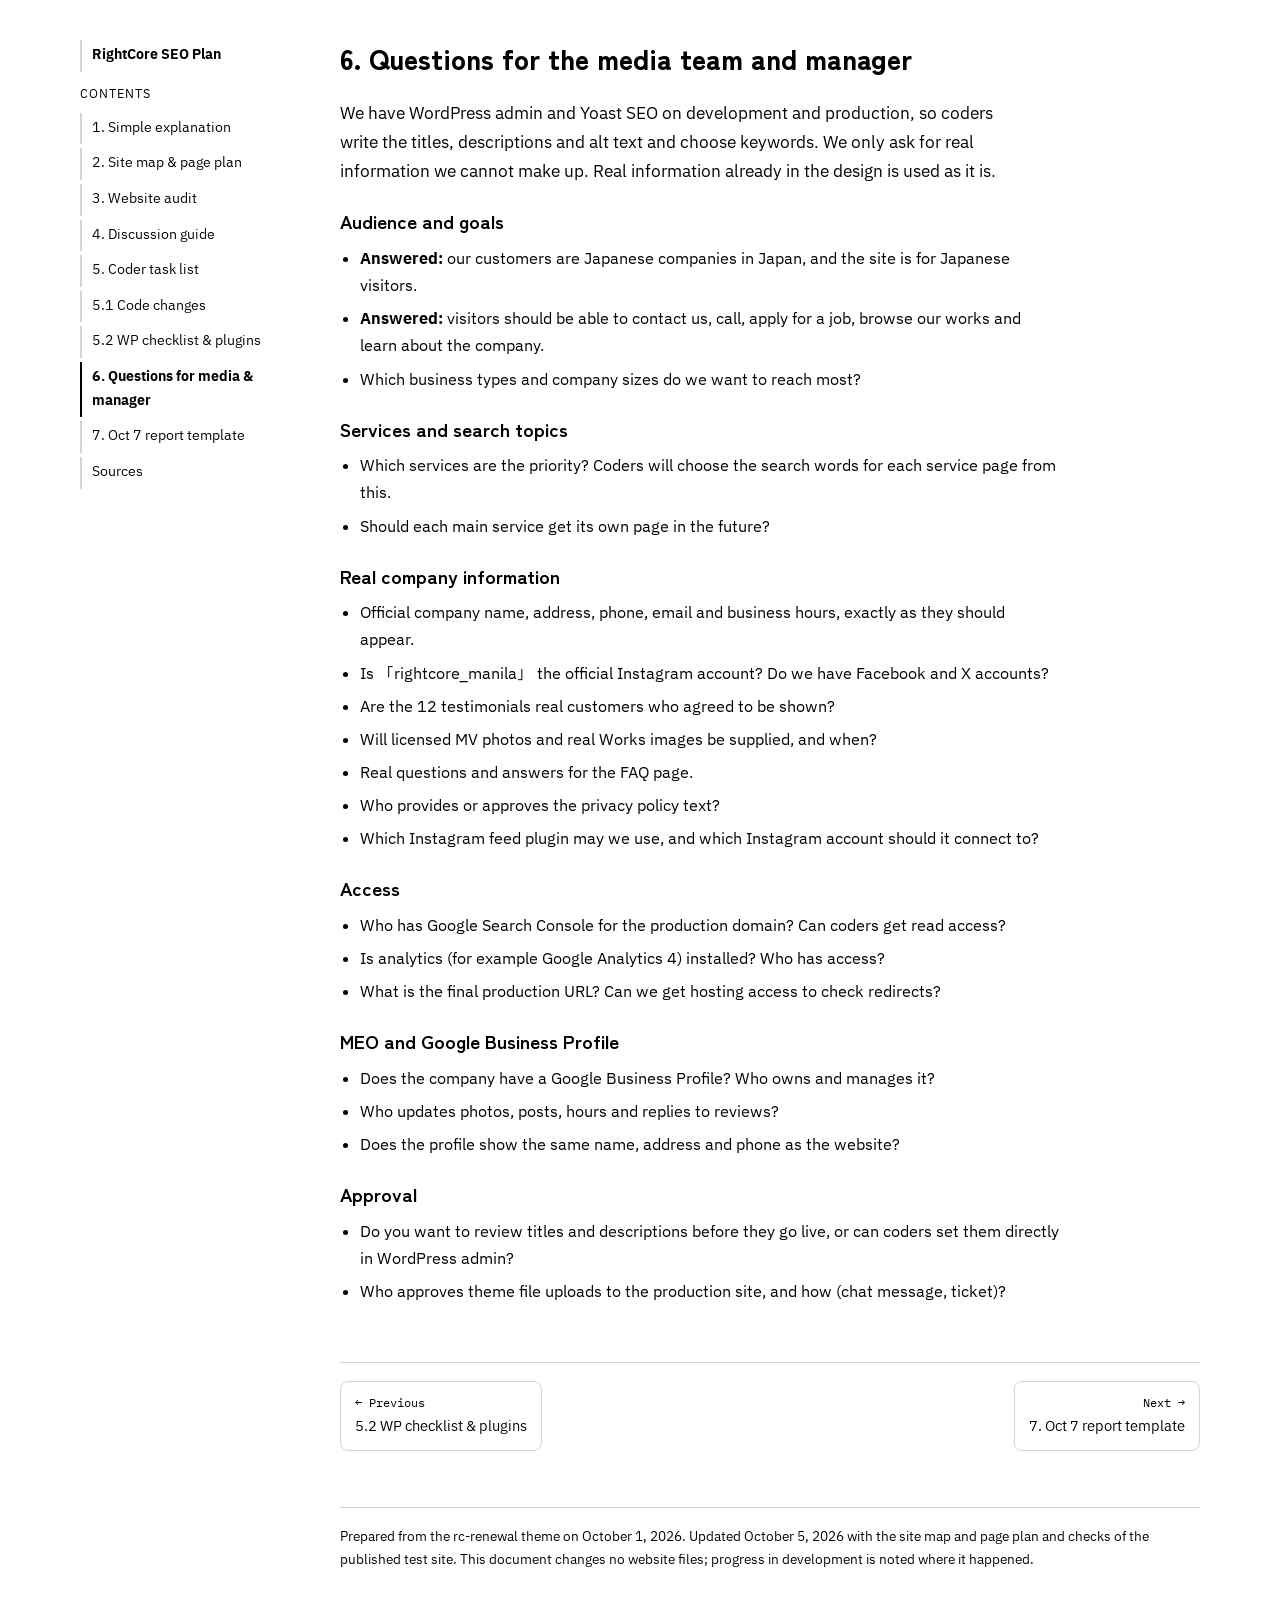
<file: 06-questions.html>
<!doctype html>
<html lang="en">

<head>
  <meta charset="utf-8">
  <meta name="viewport" content="width=device-width, initial-scale=1">
  <meta name="color-scheme" content="light">
  <meta name="robots" content="noindex, nofollow">
  <title>Questions for media &amp; manager · RightCore SEO Plan</title>
  <link rel="preconnect" href="https://fonts.googleapis.com">
  <link rel="preconnect" href="https://fonts.gstatic.com" crossorigin>
  <link rel="stylesheet"
    href="https://fonts.googleapis.com/css2?family=IBM+Plex+Mono:wght@400;500&family=IBM+Plex+Sans+JP:wght@400;500;700&family=Zen+Kaku+Gothic+New:wght@700;900&display=swap">
  <link rel="stylesheet" href="styles.css">
</head>

<body>
  <div class="shell">
    <nav class="toc" aria-label="Contents">
      <a class="home" href="index.html">RightCore SEO Plan</a>
      <p>Contents</p>
      <ol>
        <li><a href="01-simple-explanation.html">1. Simple explanation</a></li>
        <li><a href="02-site-map.html">2. Site map &amp; page plan</a></li>
        <li><a href="03-website-audit.html">3. Website audit</a></li>
        <li><a href="04-discussion-guide.html">4. Discussion guide</a></li>
        <li><a href="05-coder-tasks.html">5. Coder task list</a></li>
        <li><a href="05b-code-changes.html">5.1 Code changes</a></li>
        <li><a href="05c-wp-checklist.html">5.2 WP checklist &amp; plugins</a></li>
        <li><a href="06-questions.html" aria-current="page">6. Questions for media &amp; manager</a></li>
        <li><a href="07-report-template.html">7. Oct 7 report template</a></li>
        <li><a href="09-sources.html">Sources</a></li>
      </ol>
    </nav>

    <main>
      <section id="questions">
        <h2>6. Questions for the media team and manager</h2>
        <p class="lede">We have WordPress admin and Yoast SEO on development and production, so coders write the
          titles, descriptions and alt text and choose keywords. We only ask for real information we cannot make up.
          Real information already in the design is used as it is.</p>

        <div class="block">
          <h3>Audience and goals</h3>
          <ul>
            <li><strong>Answered:</strong> our customers are Japanese companies in Japan, and the site is for Japanese
              visitors.</li>
            <li><strong>Answered:</strong> visitors should be able to contact us, call, apply for a job, browse our
              works and learn about the company.</li>
            <li>Which business types and company sizes do we want to reach most?</li>
          </ul>
        </div>

        <div class="block">
          <h3>Services and search topics</h3>
          <ul>
            <li>Which services are the priority? Coders will choose the search words for each service page from this.
            </li>
            <li>Should each main service get its own page in the future?</li>
          </ul>
        </div>

        <div class="block">
          <h3>Real company information</h3>
          <ul>
            <li>Official company name, address, phone, email and business hours, exactly as they should appear.</li>
            <li>Is 「rightcore_manila」 the official Instagram account? Do we have Facebook and X accounts?</li>
            <li>Are the 12 testimonials real customers who agreed to be shown?</li>
            <li>Will licensed MV photos and real Works images be supplied, and when?</li>
            <li>Real questions and answers for the FAQ page.</li>
            <li>Who provides or approves the privacy policy text?</li>
            <li>Which Instagram feed plugin may we use, and which Instagram account should it connect to?</li>
          </ul>
        </div>

        <div class="block">
          <h3>Access</h3>
          <ul>
            <li>Who has Google Search Console for the production domain? Can coders get read access?</li>
            <li>Is analytics (for example Google Analytics 4) installed? Who has access?</li>
            <li>What is the final production URL? Can we get hosting access to check redirects?</li>
          </ul>
        </div>

        <div class="block">
          <h3>MEO and Google Business Profile</h3>
          <ul>
            <li>Does the company have a Google Business Profile? Who owns and manages it?</li>
            <li>Who updates photos, posts, hours and replies to reviews?</li>
            <li>Does the profile show the same name, address and phone as the website?</li>
          </ul>
        </div>

        <div class="block">
          <h3>Approval</h3>
          <ul>
            <li>Do you want to review titles and descriptions before they go live, or can coders set them directly
              in WordPress admin?</li>
            <li>Who approves theme file uploads to the production site, and how (chat message, ticket)?</li>
          </ul>
        </div>
      </section>

      <nav class="pager" aria-label="Previous and next">
        <a class="prev" href="05c-wp-checklist.html"><span class="dir">← Previous</span>5.2 WP checklist &amp; plugins</a>
        <a class="next" href="07-report-template.html"><span class="dir">Next →</span>7. Oct 7 report template</a>
      </nav>

      <footer class="doc">Prepared from the rc-renewal theme on October 1, 2026. Updated October 5, 2026 with the site
        map and page plan and checks of the published test site. This document changes no website files; progress in
        development is noted where it happened.</footer>
    </main>
  </div>

</body>

</html>
</file>
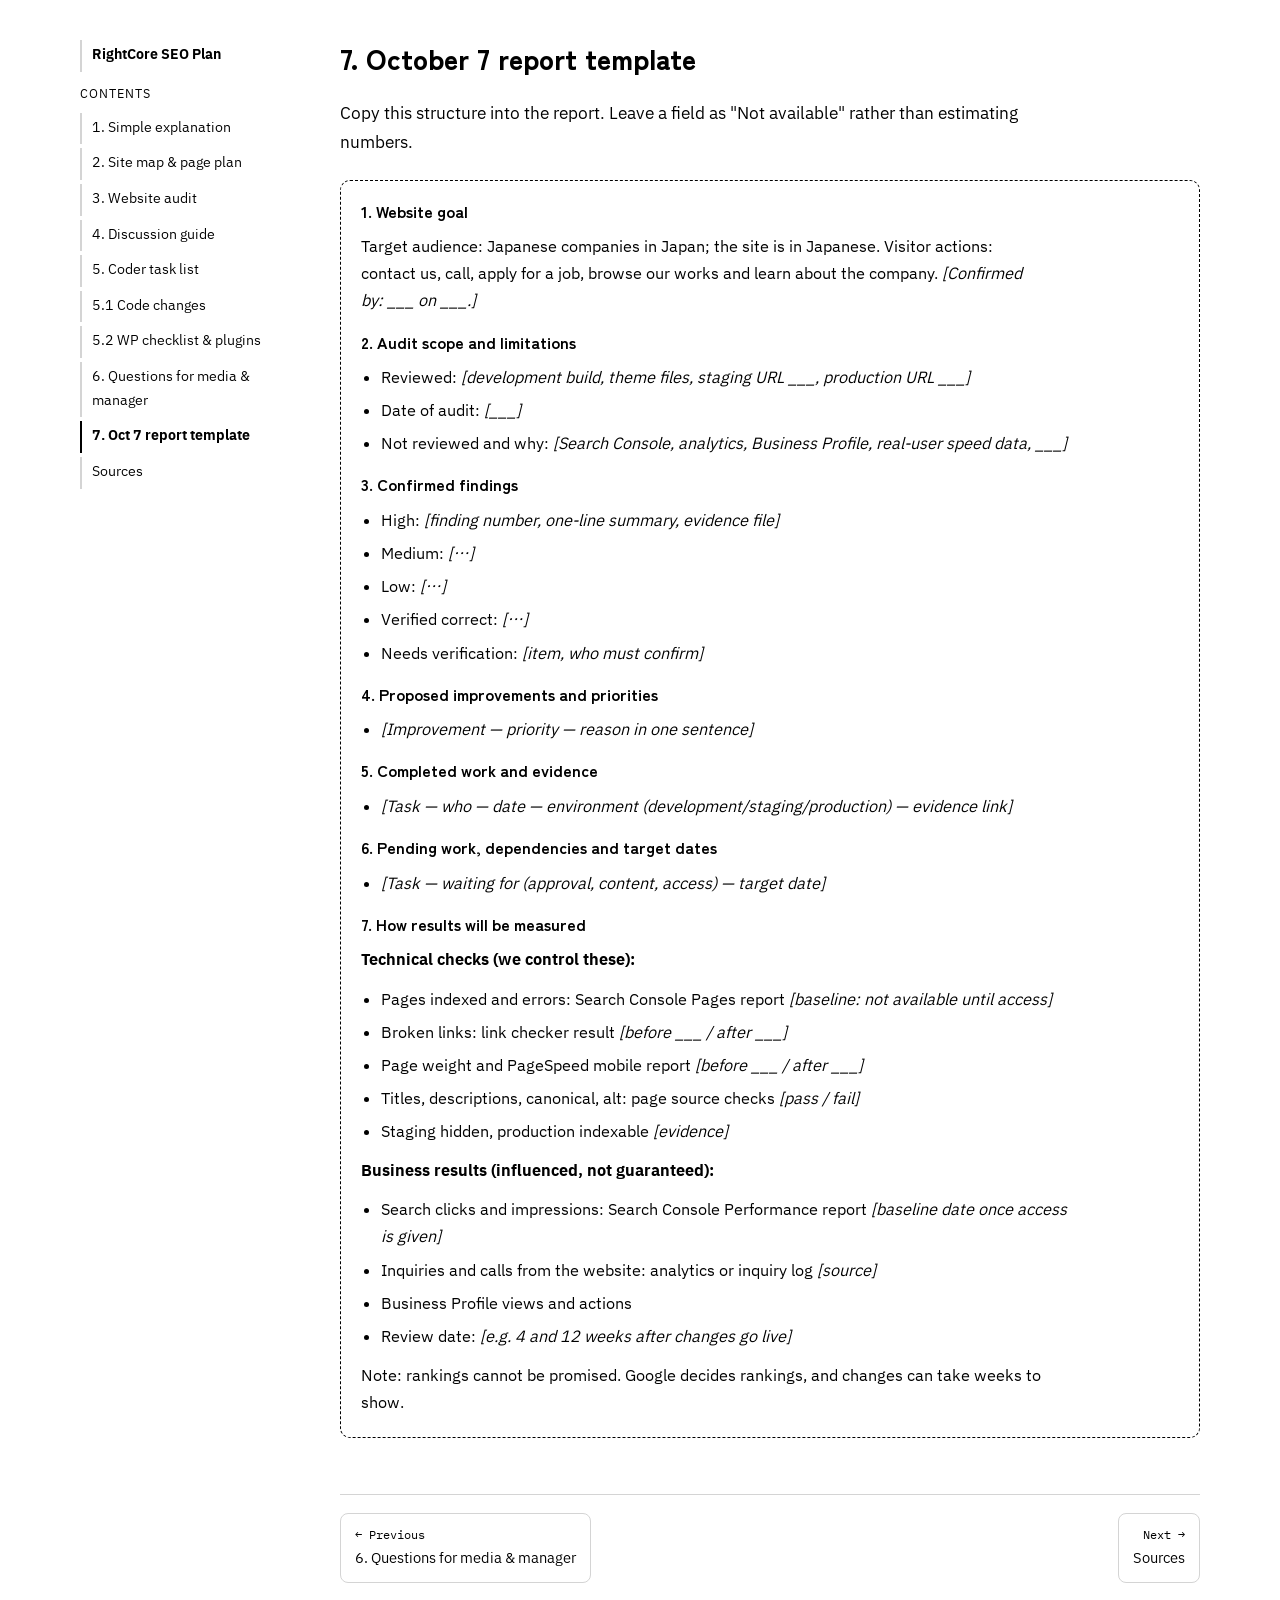
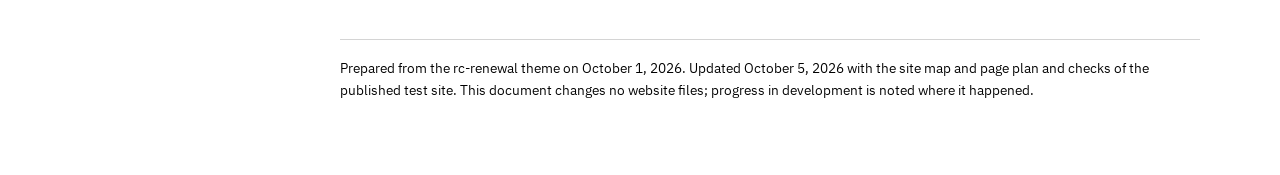
<file: 07-report-template.html>
<!doctype html>
<html lang="en">

<head>
  <meta charset="utf-8">
  <meta name="viewport" content="width=device-width, initial-scale=1">
  <meta name="color-scheme" content="light">
  <meta name="robots" content="noindex, nofollow">
  <title>Oct 7 report template · RightCore SEO Plan</title>
  <link rel="preconnect" href="https://fonts.googleapis.com">
  <link rel="preconnect" href="https://fonts.gstatic.com" crossorigin>
  <link rel="stylesheet"
    href="https://fonts.googleapis.com/css2?family=IBM+Plex+Mono:wght@400;500&family=IBM+Plex+Sans+JP:wght@400;500;700&family=Zen+Kaku+Gothic+New:wght@700;900&display=swap">
  <link rel="stylesheet" href="styles.css">
</head>

<body>
  <div class="shell">
    <nav class="toc" aria-label="Contents">
      <a class="home" href="index.html">RightCore SEO Plan</a>
      <p>Contents</p>
      <ol>
        <li><a href="01-simple-explanation.html">1. Simple explanation</a></li>
        <li><a href="02-site-map.html">2. Site map &amp; page plan</a></li>
        <li><a href="03-website-audit.html">3. Website audit</a></li>
        <li><a href="04-discussion-guide.html">4. Discussion guide</a></li>
        <li><a href="05-coder-tasks.html">5. Coder task list</a></li>
        <li><a href="05b-code-changes.html">5.1 Code changes</a></li>
        <li><a href="05c-wp-checklist.html">5.2 WP checklist &amp; plugins</a></li>
        <li><a href="06-questions.html">6. Questions for media &amp; manager</a></li>
        <li><a href="07-report-template.html" aria-current="page">7. Oct 7 report template</a></li>
        <li><a href="09-sources.html">Sources</a></li>
      </ol>
    </nav>

    <main>
      <section id="report">
        <h2>7. October 7 report template</h2>
        <p class="lede">Copy this structure into the report. Leave a field as "Not available" rather than estimating
          numbers.</p>

        <div class="template">
          <div class="block">
            <h4>1. Website goal</h4>
            <p>Target audience: Japanese companies in Japan; the site is in Japanese. Visitor actions: contact us, call,
              apply for a job, browse our works and learn about the company. <span class="blank">[Confirmed by: ___ on
              ___.]</span></p>
          </div>
          <div class="block">
            <h4>2. Audit scope and limitations</h4>
            <ul>
              <li>Reviewed: <span class="blank">[development build, theme files, staging URL ___, production URL
                  ___]</span></li>
              <li>Date of audit: <span class="blank">[___]</span></li>
              <li>Not reviewed and why: <span class="blank">[Search Console, analytics, Business Profile, real-user
                  speed data, ___]</span></li>
            </ul>
          </div>
          <div class="block">
            <h4>3. Confirmed findings</h4>
            <ul>
              <li>High: <span class="blank">[finding number, one-line summary, evidence file]</span></li>
              <li>Medium: <span class="blank">[…]</span></li>
              <li>Low: <span class="blank">[…]</span></li>
              <li>Verified correct: <span class="blank">[…]</span></li>
              <li>Needs verification: <span class="blank">[item, who must confirm]</span></li>
            </ul>
          </div>
          <div class="block">
            <h4>4. Proposed improvements and priorities</h4>
            <ul>
              <li><span class="blank">[Improvement — priority — reason in one sentence]</span></li>
            </ul>
          </div>
          <div class="block">
            <h4>5. Completed work and evidence</h4>
            <ul>
              <li><span class="blank">[Task — who — date — environment (development/staging/production) — evidence
                  link]</span></li>
            </ul>
          </div>
          <div class="block">
            <h4>6. Pending work, dependencies and target dates</h4>
            <ul>
              <li><span class="blank">[Task — waiting for (approval, content, access) — target date]</span></li>
            </ul>
          </div>
          <div class="block">
            <h4>7. How results will be measured</h4>
            <p><strong>Technical checks (we control these):</strong></p>
            <ul>
              <li>Pages indexed and errors: Search Console Pages report <span class="blank">[baseline: not available
                  until access]</span></li>
              <li>Broken links: link checker result <span class="blank">[before ___ / after ___]</span></li>
              <li>Page weight and PageSpeed mobile report <span class="blank">[before ___ / after ___]</span></li>
              <li>Titles, descriptions, canonical, alt: page source checks <span class="blank">[pass / fail]</span></li>
              <li>Staging hidden, production indexable <span class="blank">[evidence]</span></li>
            </ul>
            <p><strong>Business results (influenced, not guaranteed):</strong></p>
            <ul>
              <li>Search clicks and impressions: Search Console Performance report <span class="blank">[baseline date
                  once access is given]</span></li>
              <li>Inquiries and calls from the website: analytics or inquiry log <span class="blank">[source]</span></li>
              <li>Business Profile views and actions</li>
              <li>Review date: <span class="blank">[e.g. 4 and 12 weeks after changes go live]</span></li>
            </ul>
            <p>Note: rankings cannot be promised. Google decides rankings, and changes can take weeks to show.</p>
          </div>
        </div>
      </section>

      <nav class="pager" aria-label="Previous and next">
        <a class="prev" href="06-questions.html"><span class="dir">← Previous</span>6. Questions for media &amp; manager</a>
        <a class="next" href="09-sources.html"><span class="dir">Next →</span>Sources</a>
      </nav>

      <footer class="doc">Prepared from the rc-renewal theme on October 1, 2026. Updated October 5, 2026 with the site
        map and page plan and checks of the published test site. This document changes no website files; progress in
        development is noted where it happened.</footer>
    </main>
  </div>

</body>

</html>
</file>
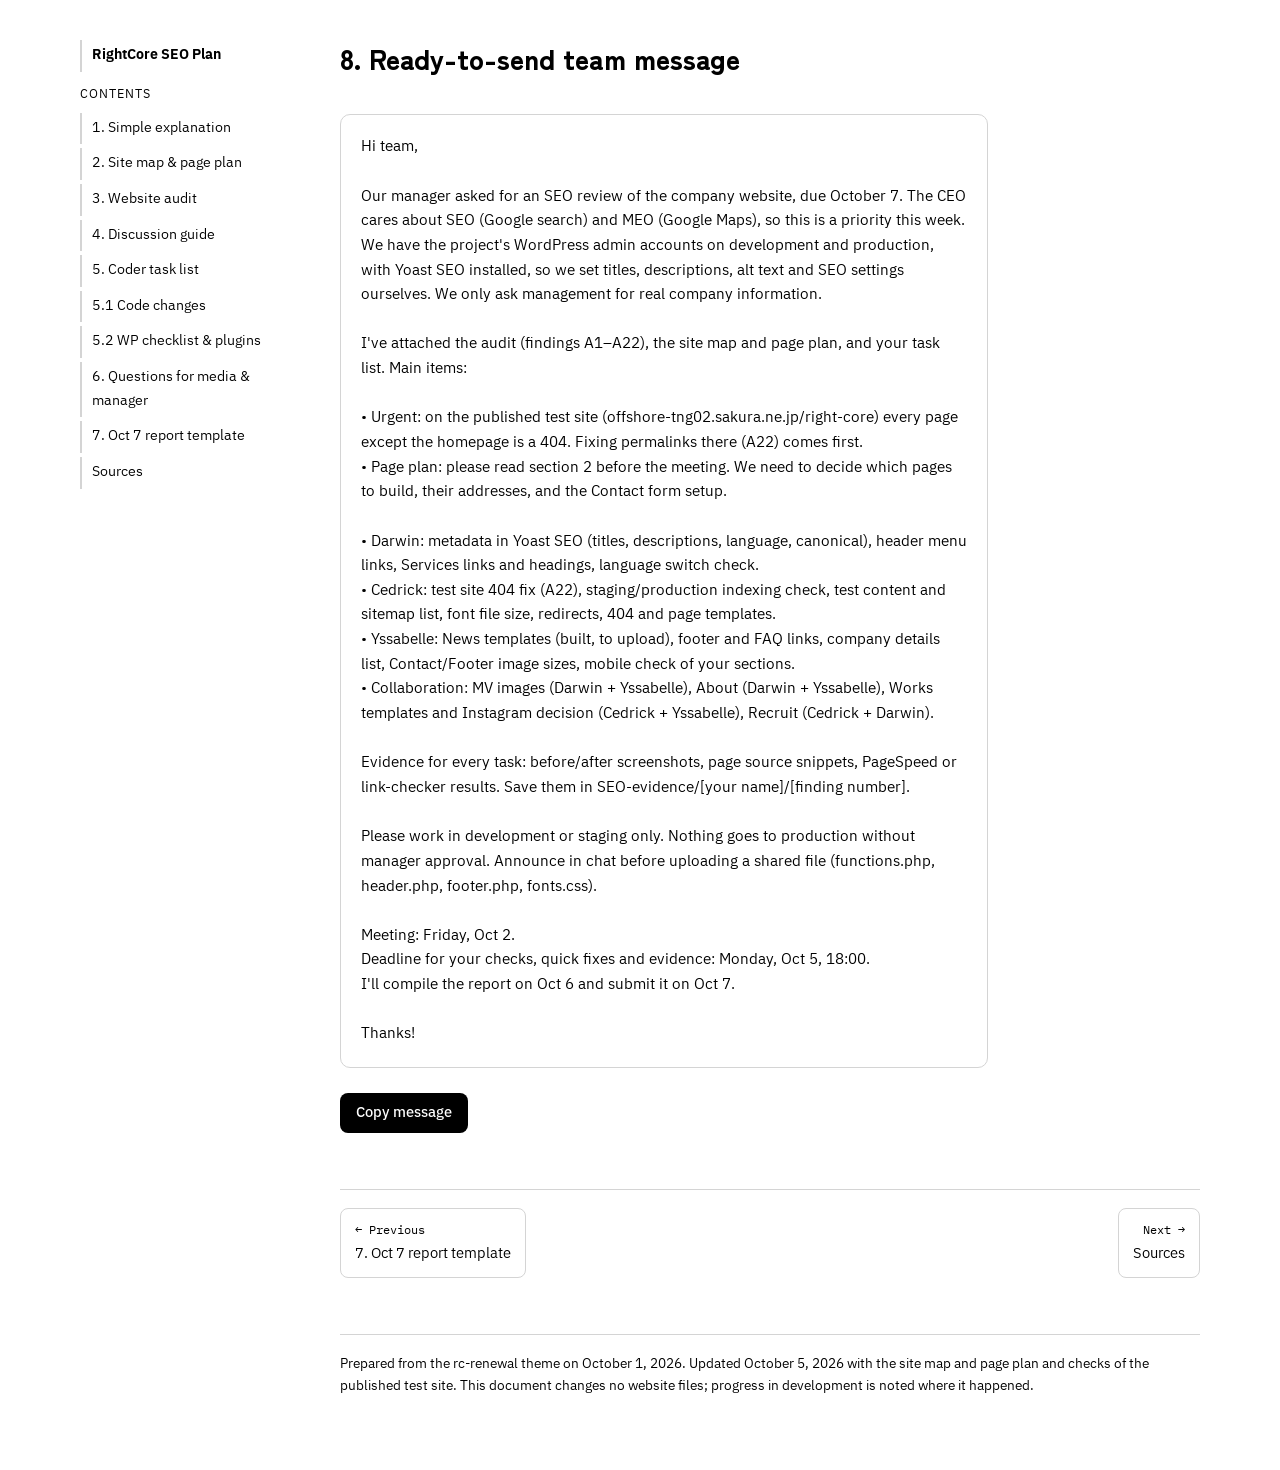
<file: 08-team-message.html>
<!doctype html>
<html lang="en">

<head>
  <meta charset="utf-8">
  <meta name="viewport" content="width=device-width, initial-scale=1">
  <meta name="color-scheme" content="light">
  <meta name="robots" content="noindex, nofollow">
  <title>Team message · RightCore SEO Plan</title>
  <link rel="preconnect" href="https://fonts.googleapis.com">
  <link rel="preconnect" href="https://fonts.gstatic.com" crossorigin>
  <link rel="stylesheet"
    href="https://fonts.googleapis.com/css2?family=IBM+Plex+Mono:wght@400;500&family=IBM+Plex+Sans+JP:wght@400;500;700&family=Zen+Kaku+Gothic+New:wght@700;900&display=swap">
  <link rel="stylesheet" href="styles.css">
</head>

<body>
  <div class="shell">
    <nav class="toc" aria-label="Contents">
      <a class="home" href="index.html">RightCore SEO Plan</a>
      <p>Contents</p>
      <ol>
        <li><a href="01-simple-explanation.html">1. Simple explanation</a></li>
        <li><a href="02-site-map.html">2. Site map &amp; page plan</a></li>
        <li><a href="03-website-audit.html">3. Website audit</a></li>
        <li><a href="04-discussion-guide.html">4. Discussion guide</a></li>
        <li><a href="05-coder-tasks.html">5. Coder task list</a></li>
        <li><a href="05b-code-changes.html">5.1 Code changes</a></li>
        <li><a href="05c-wp-checklist.html">5.2 WP checklist &amp; plugins</a></li>
        <li><a href="06-questions.html">6. Questions for media &amp; manager</a></li>
        <li><a href="07-report-template.html">7. Oct 7 report template</a></li>
        <li><a href="09-sources.html">Sources</a></li>
      </ol>
    </nav>

    <main>
      <section id="message">
        <h2>8. Ready-to-send team message</h2>
        <div class="message-wrap">
          <pre class="message" id="team-message">Hi team,

Our manager asked for an SEO review of the company website, due October 7. The CEO cares about SEO (Google search) and MEO (Google Maps), so this is a priority this week. We have the project's WordPress admin accounts on development and production, with Yoast SEO installed, so we set titles, descriptions, alt text and SEO settings ourselves. We only ask management for real company information.

I've attached the audit (findings A1–A22), the site map and page plan, and your task list. Main items:

• Urgent: on the published test site (offshore-tng02.sakura.ne.jp/right-core) every page except the homepage is a 404. Fixing permalinks there (A22) comes first.
• Page plan: please read section 2 before the meeting. We need to decide which pages to build, their addresses, and the Contact form setup.

• Darwin: metadata in Yoast SEO (titles, descriptions, language, canonical), header menu links, Services links and headings, language switch check.
• Cedrick: test site 404 fix (A22), staging/production indexing check, test content and sitemap list, font file size, redirects, 404 and page templates.
• Yssabelle: News templates (built, to upload), footer and FAQ links, company details list, Contact/Footer image sizes, mobile check of your sections.
• Collaboration: MV images (Darwin + Yssabelle), About (Darwin + Yssabelle), Works templates and Instagram decision (Cedrick + Yssabelle), Recruit (Cedrick + Darwin).

Evidence for every task: before/after screenshots, page source snippets, PageSpeed or link-checker results. Save them in SEO-evidence/[your name]/[finding number].

Please work in development or staging only. Nothing goes to production without manager approval. Announce in chat before uploading a shared file (functions.php, header.php, footer.php, fonts.css).

Meeting: Friday, Oct 2.
Deadline for your checks, quick fixes and evidence: Monday, Oct 5, 18:00.
I'll compile the report on Oct 6 and submit it on Oct 7.

Thanks!</pre>
          <div class="copy-row">
            <button type="button" class="copy" id="copy-btn">Copy message</button>
            <span class="copy-status" id="copy-status" role="status"></span>
          </div>
        </div>
      </section>

      <nav class="pager" aria-label="Previous and next">
        <a class="prev" href="07-report-template.html"><span class="dir">← Previous</span>7. Oct 7 report template</a>
        <a class="next" href="09-sources.html"><span class="dir">Next →</span>Sources</a>
      </nav>

      <footer class="doc">Prepared from the rc-renewal theme on October 1, 2026. Updated October 5, 2026 with the site
        map and page plan and checks of the published test site. This document changes no website files; progress in
        development is noted where it happened.</footer>
    </main>
  </div>

  <script>
    (function () {
      var btn = document.getElementById('copy-btn');
      var msg = document.getElementById('team-message');
      var status = document.getElementById('copy-status');
      btn.addEventListener('click', function () {
        var text = msg.textContent;
        function selectText() {
          var range = document.createRange();
          range.selectNodeContents(msg);
          var sel = window.getSelection();
          sel.removeAllRanges();
          sel.addRange(range);
          status.textContent = 'Text selected. Press Ctrl+C or ⌘C to copy.';
        }
        try {
          navigator.clipboard.writeText(text).then(function () {
            status.textContent = 'Copied.';
          }, selectText);
        } catch (e) {
          selectText();
        }
      });
    })();
  </script>

</body>

</html>
</file>
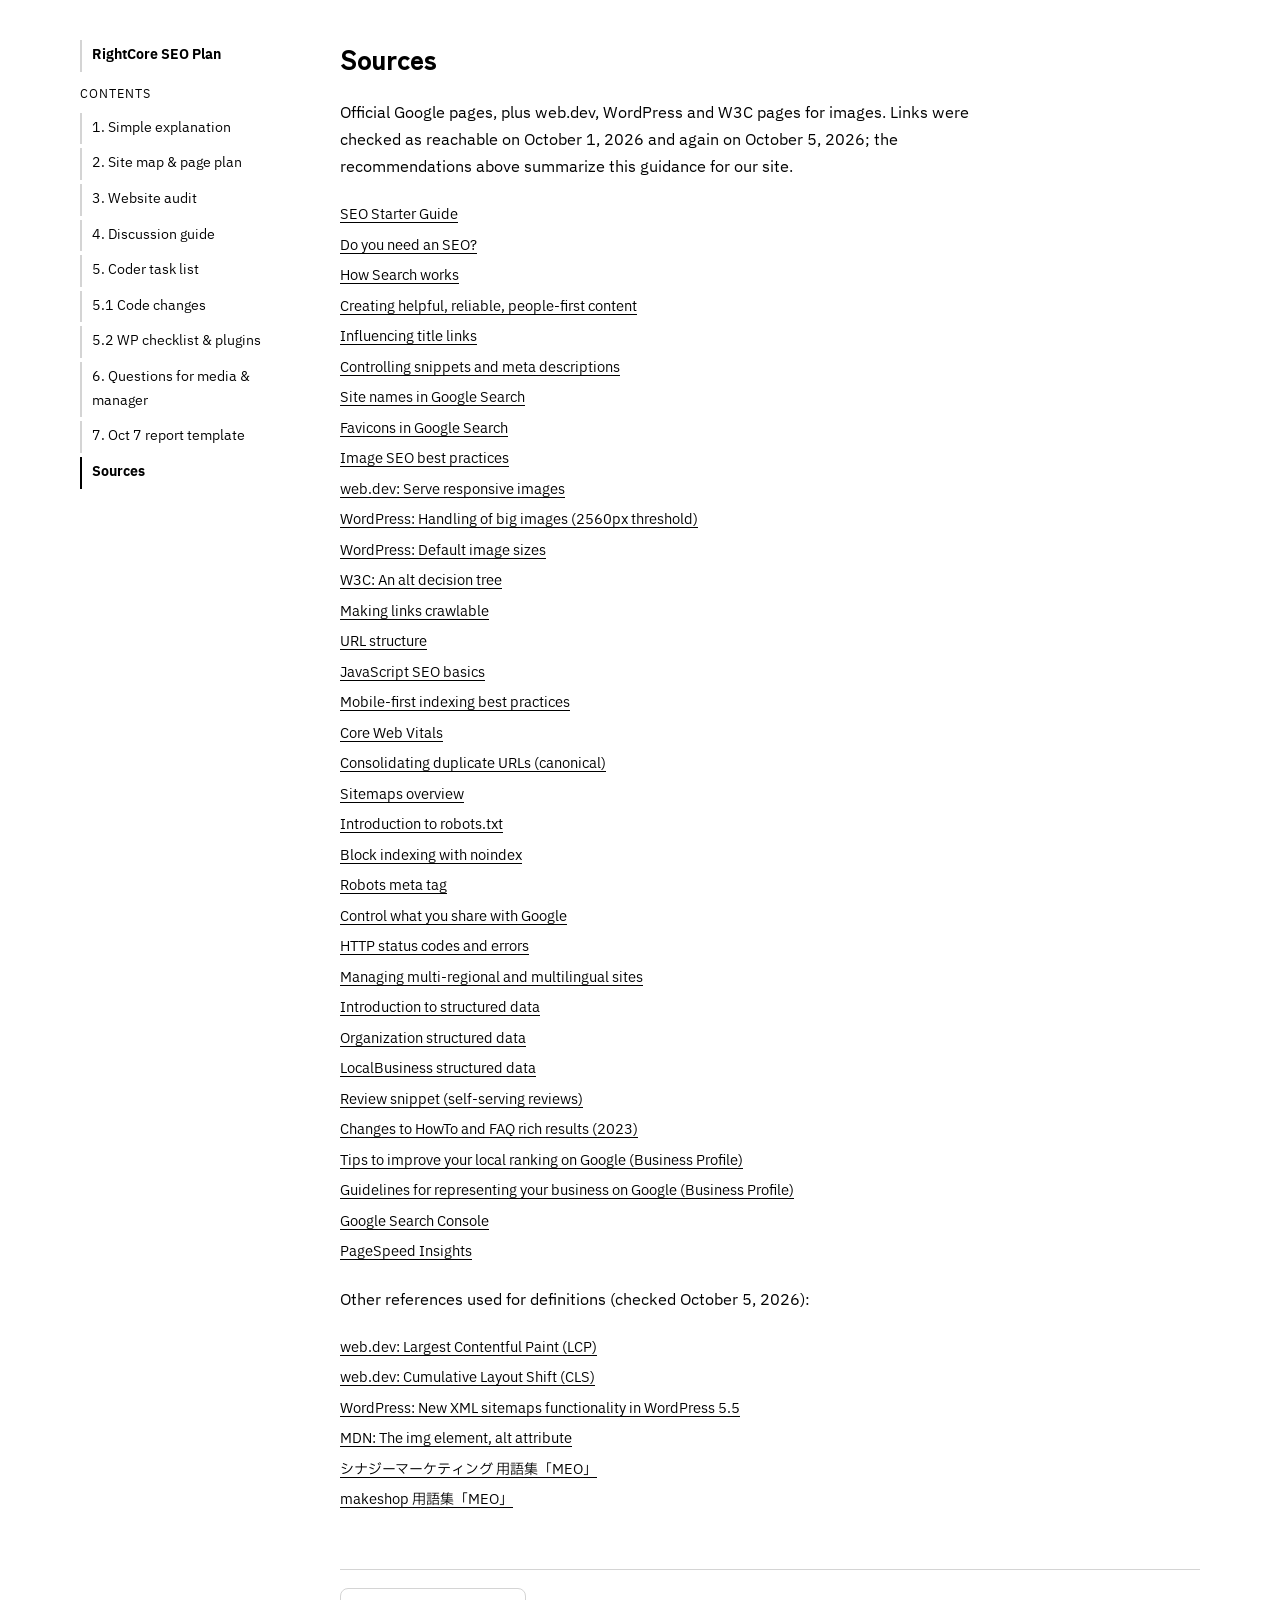
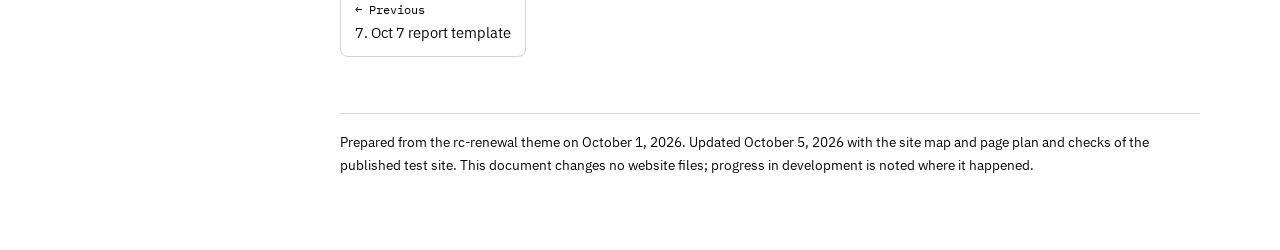
<file: 09-sources.html>
<!doctype html>
<html lang="en">

<head>
  <meta charset="utf-8">
  <meta name="viewport" content="width=device-width, initial-scale=1">
  <meta name="color-scheme" content="light">
  <meta name="robots" content="noindex, nofollow">
  <title>Sources · RightCore SEO Plan</title>
  <link rel="preconnect" href="https://fonts.googleapis.com">
  <link rel="preconnect" href="https://fonts.gstatic.com" crossorigin>
  <link rel="stylesheet"
    href="https://fonts.googleapis.com/css2?family=IBM+Plex+Mono:wght@400;500&family=IBM+Plex+Sans+JP:wght@400;500;700&family=Zen+Kaku+Gothic+New:wght@700;900&display=swap">
  <link rel="stylesheet" href="styles.css">
</head>

<body>
  <div class="shell">
    <nav class="toc" aria-label="Contents">
      <a class="home" href="index.html">RightCore SEO Plan</a>
      <p>Contents</p>
      <ol>
        <li><a href="01-simple-explanation.html">1. Simple explanation</a></li>
        <li><a href="02-site-map.html">2. Site map &amp; page plan</a></li>
        <li><a href="03-website-audit.html">3. Website audit</a></li>
        <li><a href="04-discussion-guide.html">4. Discussion guide</a></li>
        <li><a href="05-coder-tasks.html">5. Coder task list</a></li>
        <li><a href="05b-code-changes.html">5.1 Code changes</a></li>
        <li><a href="05c-wp-checklist.html">5.2 WP checklist &amp; plugins</a></li>
        <li><a href="06-questions.html">6. Questions for media &amp; manager</a></li>
        <li><a href="07-report-template.html">7. Oct 7 report template</a></li>
        <li><a href="09-sources.html" aria-current="page">Sources</a></li>
      </ol>
    </nav>

    <main>
      <section id="sources">
        <h2>Sources</h2>
        <p>Official Google pages, plus web.dev, WordPress and W3C pages for images. Links were checked as reachable on October 1, 2026 and again on October 5, 2026; the
          recommendations above summarize this guidance for our site.</p>
        <div class="sources">
          <a href="https://developers.google.com/search/docs/fundamentals/seo-starter-guide">SEO Starter Guide</a>
          <a href="https://developers.google.com/search/docs/fundamentals/do-i-need-seo">Do you need an SEO?</a>
          <a href="https://developers.google.com/search/docs/fundamentals/how-search-works">How Search works</a>
          <a href="https://developers.google.com/search/docs/fundamentals/creating-helpful-content">Creating helpful,
            reliable, people-first content</a>
          <a href="https://developers.google.com/search/docs/appearance/title-link">Influencing title links</a>
          <a href="https://developers.google.com/search/docs/appearance/snippet">Controlling snippets and meta
            descriptions</a>
          <a href="https://developers.google.com/search/docs/appearance/site-names">Site names in Google Search</a>
          <a href="https://developers.google.com/search/docs/appearance/favicon-in-search">Favicons in Google Search</a>
          <a href="https://developers.google.com/search/docs/appearance/google-images">Image SEO best practices</a>
          <a href="https://web.dev/articles/serve-responsive-images">web.dev: Serve responsive images</a>
          <a href="https://make.wordpress.org/core/2019/10/09/introducing-handling-of-big-images-in-wordpress-5-3/">WordPress:
            Handling of big images (2560px threshold)</a>
          <a href="https://developer.wordpress.org/reference/functions/add_image_size/">WordPress: Default image
            sizes</a>
          <a href="https://www.w3.org/WAI/tutorials/images/decision-tree/">W3C: An alt decision tree</a>
          <a href="https://developers.google.com/search/docs/crawling-indexing/links-crawlable">Making links
            crawlable</a>
          <a href="https://developers.google.com/search/docs/crawling-indexing/url-structure">URL structure</a>
          <a href="https://developers.google.com/search/docs/crawling-indexing/javascript/javascript-seo-basics">JavaScript
            SEO basics</a>
          <a
            href="https://developers.google.com/search/docs/crawling-indexing/mobile/mobile-sites-mobile-first-indexing">Mobile-first
            indexing best practices</a>
          <a href="https://developers.google.com/search/docs/appearance/core-web-vitals">Core Web Vitals</a>
          <a href="https://developers.google.com/search/docs/crawling-indexing/consolidate-duplicate-urls">Consolidating
            duplicate URLs (canonical)</a>
          <a href="https://developers.google.com/search/docs/crawling-indexing/sitemaps/overview">Sitemaps overview</a>
          <a href="https://developers.google.com/search/docs/crawling-indexing/robots/intro">Introduction to
            robots.txt</a>
          <a href="https://developers.google.com/search/docs/crawling-indexing/block-indexing">Block indexing with
            noindex</a>
          <a href="https://developers.google.com/search/docs/crawling-indexing/robots-meta-tag">Robots meta tag</a>
          <a href="https://developers.google.com/search/docs/crawling-indexing/control-what-you-share">Control what you
            share with Google</a>
          <a href="https://developers.google.com/search/docs/crawling-indexing/http-network-errors">HTTP status codes
            and errors</a>
          <a href="https://developers.google.com/search/docs/specialty/international/managing-multi-regional-sites">Managing
            multi-regional and multilingual sites</a>
          <a href="https://developers.google.com/search/docs/appearance/structured-data/intro-structured-data">Introduction
            to structured data</a>
          <a href="https://developers.google.com/search/docs/appearance/structured-data/organization">Organization
            structured data</a>
          <a href="https://developers.google.com/search/docs/appearance/structured-data/local-business">LocalBusiness
            structured data</a>
          <a href="https://developers.google.com/search/docs/appearance/structured-data/review-snippet">Review snippet
            (self-serving reviews)</a>
          <a href="https://developers.google.com/search/blog/2023/08/howto-faq-changes">Changes to HowTo and FAQ rich
            results (2023)</a>
          <a href="https://support.google.com/business/answer/7091">Tips to improve your local ranking on Google
            (Business Profile)</a>
          <a href="https://support.google.com/business/answer/3038177">Guidelines for representing your business on
            Google (Business Profile)</a>
          <a href="https://search.google.com/search-console/about">Google Search Console</a>
          <a href="https://pagespeed.web.dev/">PageSpeed Insights</a>
        </div>
        <p>Other references used for definitions (checked October 5, 2026):</p>
        <div class="sources">
          <a href="https://web.dev/articles/lcp">web.dev: Largest Contentful Paint (LCP)</a>
          <a href="https://web.dev/articles/cls">web.dev: Cumulative Layout Shift (CLS)</a>
          <a href="https://make.wordpress.org/core/2020/07/22/new-xml-sitemaps-functionality-in-wordpress-5-5/">WordPress:
            New XML sitemaps functionality in WordPress 5.5</a>
          <a href="https://developer.mozilla.org/en-US/docs/Web/HTML/Element/img#alt">MDN: The img element, alt
            attribute</a>
          <a href="https://www.synergy-marketing.co.jp/glossary/meo/">シナジーマーケティング 用語集「MEO」</a>
          <a href="https://www.makeshop.jp/main/knowhow/term/meo.html">makeshop 用語集「MEO」</a>
        </div>
      </section>

      <nav class="pager" aria-label="Previous and next">
        <a class="prev" href="07-report-template.html"><span class="dir">← Previous</span>7. Oct 7 report template</a>
      </nav>

      <footer class="doc">Prepared from the rc-renewal theme on October 1, 2026. Updated October 5, 2026 with the site
        map and page plan and checks of the published test site. This document changes no website files; progress in
        development is noted where it happened.</footer>
    </main>
  </div>

</body>

</html>
</file>
<file: styles.css>
/* Layout: one reading column with a sticky contents rail on wide screens; findings are compact field sheets. */
:root {
  color-scheme: light;
  --bg: #ffffff;
  --paper: #ffffff;
  --ink: #000000;
  --muted: #000000;
  --line: #d4d4d4;
  --accent: #000000;
  --accent-soft: #f2f2f2;
  --high: #b4361f;
  --high-soft: #fbe9e5;
  --med: #8a5a00;
  --med-soft: #fbf1dc;
  --low: #3f5d7a;
  --low-soft: #e6edf4;
  --ok: #26703f;
  --ok-soft: #e3f2e7;
  --check: #5b4a9a;
  --check-soft: #ece8f7;
  --display: "Zen Kaku Gothic New", "Hiragino Sans", "Yu Gothic", system-ui, sans-serif;
  --body: "IBM Plex Sans JP", "Hiragino Sans", "Yu Gothic", system-ui, sans-serif;
  --mono: "IBM Plex Mono", ui-monospace, "SFMono-Regular", Menlo, monospace;
}

* {
  box-sizing: border-box;
}

body {
  background: var(--bg);
  color: var(--ink);
  font-family: var(--body);
  font-size: 15.5px;
  line-height: 1.75;
  padding-inline: 16px;
  padding-block: 32px 64px;
}

.shell {
  display: grid;
  grid-template-columns: minmax(0, 1fr);
  gap: 40px;
  max-width: 1120px;
  margin: 0 auto;
}

@media (min-width: 980px) {
  .shell {
    grid-template-columns: 220px minmax(0, 1fr);
  }
}

nav.toc {
  font-size: 13.5px;
}

@media (min-width: 980px) {
  nav.toc {
    position: sticky;
    top: calc(env(safe-area-inset-top, 0px) + 24px);
    align-self: start;
  }
}

nav.toc p {
  margin: 0 0 8px;
  color: var(--muted);
  font-size: 12px;
  letter-spacing: .08em;
  text-transform: uppercase;
}

nav.toc ol {
  margin: 0;
  padding: 0;
  list-style: none;
  display: grid;
  gap: 4px;
}

nav.toc a {
  color: var(--ink);
  text-decoration: none;
  display: block;
  padding: 4px 10px;
  border-left: 2px solid var(--line);
}

nav.toc a:hover,
nav.toc a:focus-visible {
  border-left-color: var(--accent);
  color: var(--accent);
}

main {
  min-width: 0;
  display: grid;
  gap: 56px;
}

header.doc {
  display: grid;
  gap: 14px;
  padding-bottom: 28px;
  border-bottom: 1px solid var(--line);
}

.eyebrow {
  margin: 0;
  color: var(--accent);
  font-family: var(--mono);
  font-size: 12.5px;
  letter-spacing: .06em;
}

h1,
h2,
h3,
h4 {
  font-family: var(--display);
  text-wrap: balance;
  line-height: 1.35;
  margin: 0;
}

h1 {
  font-size: clamp(28px, 4.4vw, 40px);
  font-weight: 900;
}

h2 {
  font-size: clamp(22px, 3vw, 28px);
  font-weight: 900;
}

h3 {
  font-size: 19px;
  font-weight: 700;
}

h4 {
  font-size: 16px;
  font-weight: 700;
}

p {
  margin: 0;
  max-width: 68ch;
}

section {
  display: grid;
  gap: 22px;
  scroll-margin-top: 24px;
}

.lede {
  color: var(--muted);
  font-size: 16.5px;
}

.meta {
  display: flex;
  flex-wrap: wrap;
  gap: 8px 20px;
  color: var(--muted);
  font-size: 13.5px;
}

.meta b {
  color: var(--ink);
  font-weight: 500;
}

ul,
ol {
  margin: 0;
  padding-left: 1.3em;
  display: grid;
  gap: 6px;
  max-width: 72ch;
}

li::marker {
  color: var(--muted);
}

a {
  color: var(--accent);
  text-underline-offset: 3px;
  overflow-wrap: anywhere;
}

code {
  font-family: var(--mono);
  font-size: .86em;
  background: var(--accent-soft);
  padding: 1px 5px;
  border-radius: 4px;
  overflow-wrap: anywhere;
}

.block {
  display: grid;
  gap: 12px;
}

.note {
  background: var(--paper);
  border: 1px solid var(--line);
  border-radius: 10px;
  padding: 18px 20px;
  display: grid;
  gap: 10px;
}

.note.key {
  border-color: var(--accent);
}

.terms {
  display: grid;
  gap: 10px;
}

.terms div {
  display: grid;
  gap: 2px;
}

.terms dt {
  font-weight: 700;
}

.terms dd {
  margin: 0;
  color: var(--muted);
  max-width: 68ch;
}

/* Findings */
.legend {
  display: flex;
  flex-wrap: wrap;
  gap: 8px;
}

.findings {
  display: grid;
  gap: 16px;
}

.finding {
  background: var(--paper);
  border: 1px solid var(--line);
  border-radius: 10px;
  padding: 18px 20px;
  display: grid;
  gap: 12px;
}

.finding-head {
  display: flex;
  flex-wrap: wrap;
  align-items: baseline;
  gap: 8px 12px;
}

.finding-head .num {
  font-family: var(--mono);
  color: var(--muted);
  font-size: 13px;
}

.finding-head h3 {
  flex: 1 1 280px;
}

.chips {
  display: flex;
  flex-wrap: wrap;
  gap: 6px;
}

.chip {
  font-size: 12px;
  font-weight: 500;
  padding: 2px 9px;
  border-radius: 999px;
  white-space: nowrap;
}

.p-high {
  color: var(--high);
  background: var(--high-soft);
}

.p-med {
  color: var(--med);
  background: var(--med-soft);
}

.p-low {
  color: var(--low);
  background: var(--low-soft);
}

.s-confirmed {
  color: var(--high);
  background: var(--high-soft);
}

.s-ok {
  color: var(--ok);
  background: var(--ok-soft);
}

.s-check {
  color: var(--check);
  background: var(--check-soft);
}

dl.fields {
  margin: 0;
  display: grid;
  gap: 8px;
}

dl.fields div {
  display: grid;
  grid-template-columns: minmax(0, 1fr);
  gap: 0;
}

@media (min-width: 640px) {
  dl.fields div {
    grid-template-columns: 150px minmax(0, 1fr);
    gap: 12px;
  }
}

dl.fields dt {
  color: var(--muted);
  font-size: 13.5px;
  padding-top: 1px;
}

dl.fields dd {
  margin: 0;
  min-width: 0;
}

dl.fields dd ul {
  gap: 3px;
}

/* Agenda and tasks */
.topic {
  display: grid;
  gap: 10px;
  padding: 18px 20px;
  background: var(--paper);
  border: 1px solid var(--line);
  border-radius: 10px;
}

.topic .time {
  font-family: var(--mono);
  font-size: 12.5px;
  color: var(--accent);
}

.topic h4+ul,
.topic p+ul {
  margin-top: -2px;
}

.label {
  font-weight: 700;
  font-size: 14px;
}

.people {
  display: grid;
  gap: 28px;
}

.person {
  display: grid;
  gap: 14px;
}

.person>h3 {
  padding-bottom: 6px;
  border-bottom: 2px solid var(--accent);
}

.task {
  background: var(--paper);
  border: 1px solid var(--line);
  border-radius: 10px;
  padding: 14px 18px;
}

.task dl.fields div {
  grid-template-columns: minmax(0, 1fr);
}

@media (min-width: 640px) {
  .task dl.fields div {
    grid-template-columns: 140px minmax(0, 1fr);
  }
}

.template {
  background: var(--paper);
  border: 1px dashed var(--muted);
  border-radius: 10px;
  padding: 20px;
  display: grid;
  gap: 16px;
}

.template h4 {
  color: var(--accent);
}

.blank {
  color: var(--muted);
  font-style: italic;
}

.message-wrap {
  display: grid;
  gap: 10px;
}

.message {
  background: var(--paper);
  border: 1px solid var(--line);
  border-radius: 10px;
  padding: 20px;
  white-space: pre-wrap;
  font-family: var(--body);
  font-size: 14.5px;
  line-height: 1.7;
  max-width: 72ch;
  overflow-x: auto;
}

.copy-row {
  display: flex;
  align-items: center;
  gap: 12px;
  flex-wrap: wrap;
}

button.copy {
  font: inherit;
  font-size: 14px;
  font-weight: 500;
  color: var(--paper);
  background: var(--accent);
  border: 0;
  border-radius: 8px;
  padding: 8px 16px;
  cursor: pointer;
}

button.copy:focus-visible,
nav.toc a:focus-visible,
a:focus-visible {
  outline: 2px solid var(--accent);
  outline-offset: 2px;
}

.copy-status {
  color: var(--muted);
  font-size: 13.5px;
}

.sources {
  display: grid;
  gap: 6px;
  font-size: 14px;
}

/* References */
.ref {
  font-size: 13px;
  color: var(--muted);
}

.ref span {
  font-weight: 500;
}

.ref-inline {
  display: block;
  margin-top: 2px;
  font-size: 12.5px;
  color: var(--muted);
}

.ref a,
.ref-inline a {
  color: var(--accent);
}

/* Page plan */
.small {
  font-size: 13.5px;
  color: var(--muted);
}

.tree,
.tree ul {
  list-style: none;
  padding-left: 0;
  gap: 4px;
}

.tree ul {
  margin-top: 4px;
  padding-left: 22px;
  border-left: 1px solid var(--line);
}

.tree li {
  padding-left: 4px;
}

.tree-name {
  font-weight: 700;
}

.table-wrap {
  overflow-x: auto;
  border: 1px solid var(--line);
  border-radius: 10px;
  background: var(--paper);
}

table.status {
  width: 100%;
  min-width: 560px;
  border-collapse: collapse;
  font-size: 14px;
}

table.status th,
table.status td {
  padding: 9px 12px;
  text-align: left;
  vertical-align: top;
  border-bottom: 1px solid var(--line);
}

table.status thead th {
  font-size: 12.5px;
  color: var(--muted);
  font-weight: 500;
  background: var(--bg);
}

table.status tbody tr:last-child td {
  border-bottom: 0;
}

.flow {
  display: grid;
  gap: 12px;
  padding: 14px;
  border-radius: 8px;
  background: var(--bg);
}

.flow-hub {
  display: flex;
  flex-wrap: wrap;
  align-items: baseline;
  gap: 8px;
  font-weight: 700;
}

.flow-hub span {
  font-weight: 400;
  color: var(--muted);
  font-size: 13.5px;
}

.flow-rows {
  display: grid;
  gap: 8px;
}

.flow-row {
  display: flex;
  flex-wrap: wrap;
  align-items: center;
  gap: 6px 8px;
}

.flow-label {
  min-width: 92px;
  font-weight: 700;
  font-size: 14px;
}

.flow-step {
  display: inline-grid;
  gap: 2px;
  padding: 6px 10px;
  border: 1px solid var(--line);
  border-radius: 6px;
  background: var(--paper);
  font-size: 13px;
}

.flow-step code {
  background: none;
  padding: 0;
  color: var(--muted);
}

.flow-arrow {
  color: var(--muted);
}

footer.doc {
  color: var(--muted);
  font-size: 13px;
  border-top: 1px solid var(--line);
  padding-top: 18px;
}

@media (prefers-reduced-motion: reduce) {
  * {
    scroll-behavior: auto !important;
  }
}

/* Diagrams */
.figure {
  margin: 0;
  display: grid;
  gap: 10px;
}

.diagram-wrap {
  overflow-x: auto;
  border: 1px solid var(--line);
  border-radius: 10px;
  background: #fff;
  padding: 12px;
}

.diagram {
  display: block;
  width: 100%;
  min-width: 680px;
  height: auto;
}

.diagram .box {
  fill: #fff;
  stroke: #000;
  stroke-width: 1.2;
}

.diagram .box.root {
  stroke-width: 2;
}

.diagram .box.dash {
  stroke-dasharray: 5 4;
}

.diagram .box.noidx {
  fill: #f2f2f2;
}

.diagram .ln {
  stroke: #000;
  stroke-width: 1.2;
  fill: none;
}

.diagram text {
  fill: #000;
  font-family: var(--body);
}

.diagram .lbl {
  font-size: 14px;
  font-weight: 700;
}

.diagram .lbl.sub {
  font-weight: 500;
}

.diagram .url {
  font-family: var(--mono);
  font-size: 12px;
}

.legend-row {
  display: flex;
  flex-wrap: wrap;
  align-items: center;
  gap: 6px 10px;
  font-size: 13px;
}

.swatch {
  display: inline-block;
  width: 26px;
  height: 14px;
  border: 1.2px solid #000;
  border-radius: 3px;
  background: #fff;
}

.swatch-dash {
  border-style: dashed;
}

.swatch-grey {
  background: #f2f2f2;
}

.swatch+.swatch,
.legend-row .swatch:not(:first-child) {
  margin-left: 10px;
}

a {
  text-decoration: underline;
}

button.copy:hover {
  background: #333;
}

/* Multi-page navigation */
nav.toc a[aria-current="page"] {
  border-left-color: var(--accent);
  font-weight: 700;
}

nav.toc .home {
  display: inline-block;
  margin-bottom: 12px;
  font-weight: 700;
  color: var(--ink);
  text-decoration: none;
}

.pager {
  display: flex;
  flex-wrap: wrap;
  justify-content: space-between;
  gap: 12px;
  padding-top: 18px;
  border-top: 1px solid var(--line);
  font-size: 14px;
}

.pager a {
  display: grid;
  gap: 2px;
  padding: 10px 14px;
  border: 1px solid var(--line);
  border-radius: 8px;
  text-decoration: none;
  color: var(--ink);
  max-width: 100%;
}

.pager a:hover {
  border-color: var(--accent);
}

.pager .dir {
  font-family: var(--mono);
  font-size: 12px;
  color: var(--muted);
}

.pager .next {
  margin-left: auto;
  text-align: right;
}

.topics {
  list-style: none;
  padding: 0;
  display: grid;
  gap: 12px;
  max-width: none;
}

.topics a {
  display: grid;
  gap: 4px;
  padding: 16px 20px;
  border: 1px solid var(--line);
  border-radius: 10px;
  text-decoration: none;
  color: var(--ink);
}

.topics a:hover {
  border-color: var(--accent);
}

.topics b {
  font-family: var(--display);
  font-size: 17px;
}

.topics span {
  font-size: 14px;
}

/* Code changes */
figure.code {
  margin: 0;
  display: grid;
  gap: 8px;
  min-width: 0;
}

figure.code figcaption {
  font-size: 13.5px;
  color: var(--muted);
}

figure.code figcaption:first-child {
  font-family: var(--mono);
  font-size: 12.5px;
}

figure.code pre {
  position: relative;
  margin: 0;
  padding: 30px 16px 14px;
  border: 1px solid var(--line);
  border-left-width: 4px;
  border-radius: 8px;
  background: #fafafa;
  overflow-x: auto;
  font-size: 13px;
  line-height: 1.6;
}

figure.code pre code {
  background: none;
  padding: 0;
  font-size: inherit;
  white-space: pre;
  overflow-wrap: normal;
}

figure.code pre::before {
  position: absolute;
  top: 6px;
  left: 12px;
  font-family: var(--mono);
  font-size: 11px;
  letter-spacing: .06em;
}

figure.code pre.before {
  border-left-color: var(--high);
  background: var(--high-soft);
}

figure.code pre.before::before {
  content: "CURRENT";
  color: var(--high);
}

figure.code pre.after {
  border-left-color: var(--ok);
}

figure.code pre.after::before {
  content: "CHANGE TO / ADD";
  color: var(--ok);
}

button.copy-code {
  position: absolute;
  top: 4px;
  right: 6px;
  font: inherit;
  font-family: var(--body);
  font-size: 12px;
  padding: 2px 10px;
  border: 1px solid var(--line);
  border-radius: 6px;
  background: var(--paper);
  color: var(--ink);
  cursor: pointer;
}

button.copy-code:hover,
button.copy-code:focus-visible {
  border-color: var(--accent);
}

/* WP checklist */
.checklist {
  display: grid;
  gap: 14px;
}

.checklist h4 {
  margin-top: 8px;
}

table.check-table td:nth-child(2),
table.check-table td:nth-child(3),
table.check-table th:nth-child(2),
table.check-table th:nth-child(3) {
  text-align: center;
  width: 56px;
}

table.check-table input[type="checkbox"] {
  width: 20px;
  height: 20px;
  accent-color: var(--accent);
  cursor: pointer;
}

table.check-table td:first-child {
  font-family: var(--mono);
  color: var(--muted);
}
</file>
